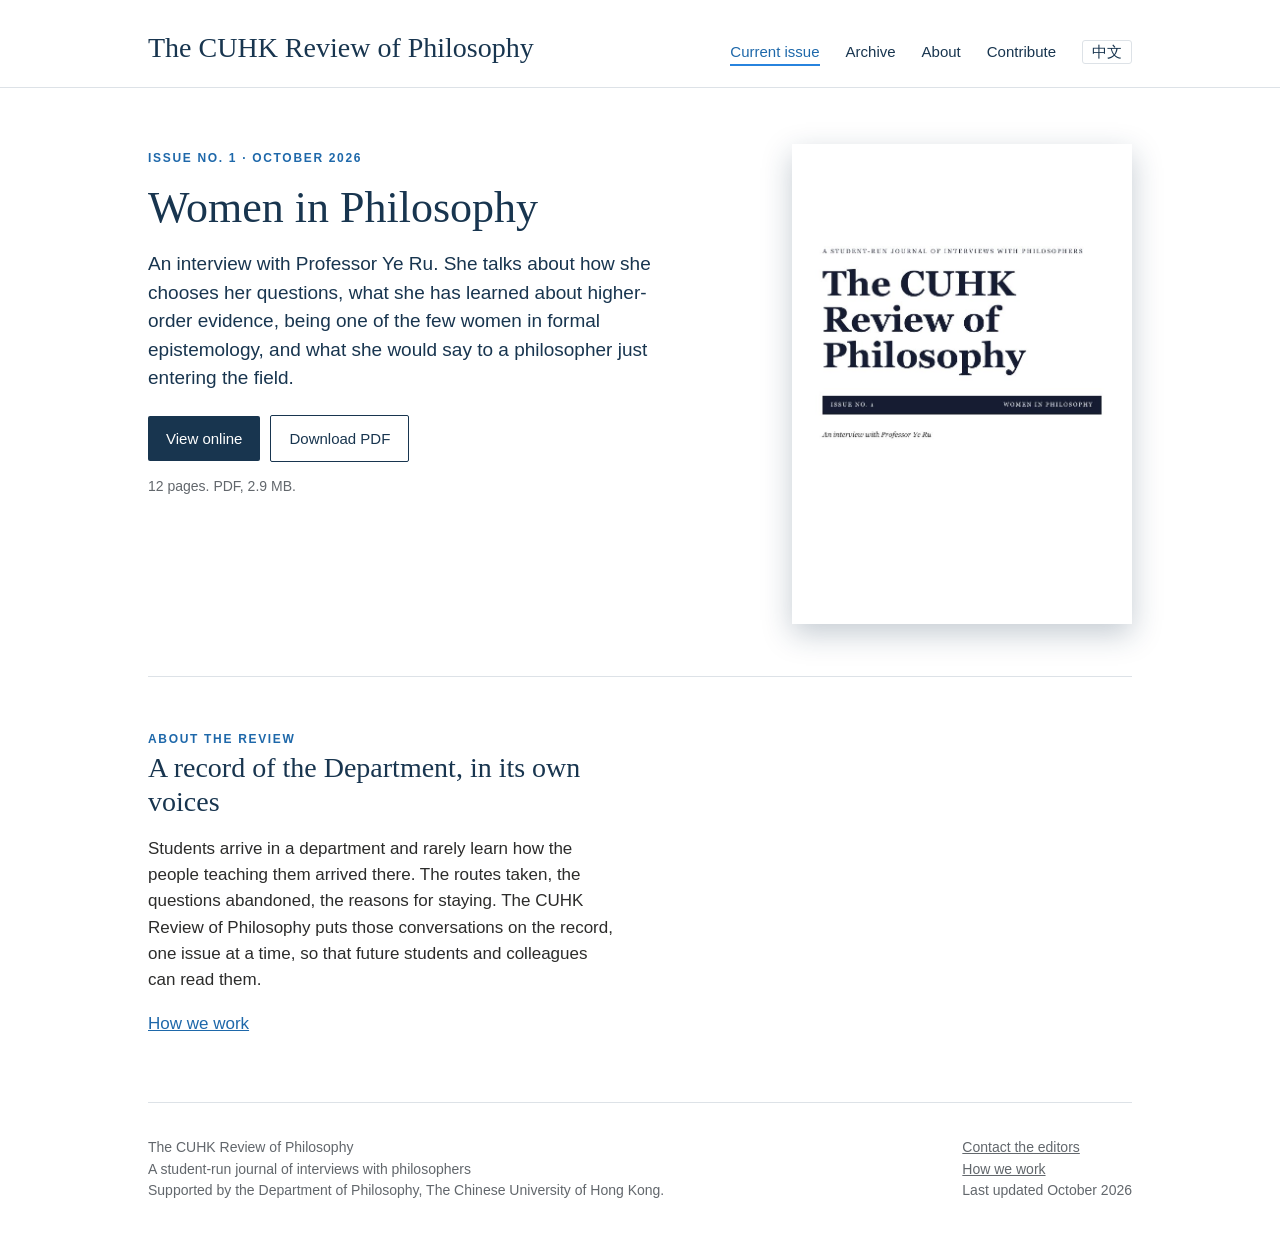
<file: index.html>
<!DOCTYPE html>
<html lang="en">
<head>
<meta charset="utf-8">
<meta name="viewport" content="width=device-width, initial-scale=1">
<title>Issue No. 1 | The CUHK Review of Philosophy</title>
<meta name="description" content="The CUHK Review of Philosophy, a student-run journal of interviews with philosophers at The Chinese University of Hong Kong.">
<meta property="og:title" content="The CUHK Review of Philosophy, Issue No. 1">
<meta property="og:description" content="Women in Philosophy. An interview with Professor Ye Ru. Read online or download the PDF.">
<meta property="og:image" content="https://cuhkphilreview.com/images/issue-1-cover.jpg">
<meta property="og:url" content="https://cuhkphilreview.com/">
<link rel="alternate" hreflang="en" href="https://cuhkphilreview.com/">
<link rel="alternate" hreflang="zh-Hant" href="https://cuhkphilreview.com/zh/">
<link rel="stylesheet" href="style.css">
<link rel="icon" href="favicon.svg" type="image/svg+xml">
</head>
<body>
<header class="masthead"><div class="wrap"><div class="mast"><a class="brand" href="index.html">The CUHK Review of Philosophy</a><nav><a href="index.html" class="current">Current issue</a><a href="issues.html">Archive</a><a href="about.html">About</a><a href="contribute.html">Contribute</a><a class="lang" href="zh/index.html" lang="zh-Hant" hreflang="zh-Hant">中文</a></nav></div></div></header>
<main class="wrap">
<section class="hero">
<div><span class="kicker">Issue No. 1 · October 2026</span>
<h1>Women in Philosophy</h1>
<p class="lead">An interview with Professor Ye Ru. She talks about how she chooses her questions, what she has learned about higher-order evidence, being one of the few women in formal epistemology, and what she would say to a philosopher just entering the field.</p>
<a class="btn" href="issue-1.html">View online</a><a class="btn secondary" href="pdf/The-CUHK-Review-of-Philosophy-Issue-1.pdf" download>Download PDF</a>
<p class="small" style="margin-top:14px">12 pages. PDF, 2.9 MB.</p></div>
<aside class="cover"><a href="issue-1.html"><img src="images/issue-1-cover.jpg" width="691" height="975" alt="Cover of Issue No. 1, Women in Philosophy"></a></aside>
</section>
<section class="block"><div class="two">
<div><span class="kicker">About the Review</span><h2>A record of the Department, in its own voices</h2>
<p>Students arrive in a department and rarely learn how the people teaching them arrived there. The routes taken, the questions abandoned, the reasons for staying. The CUHK Review of Philosophy puts those conversations on the record, one issue at a time, so that future students and colleagues can read them.</p>
<p><a href="about.html">How we work</a></p></div>
</div></section>
</main>
<footer><div class="wrap"><div class="cols">
<div>The CUHK Review of Philosophy<br>A student-run journal of interviews with philosophers<br><span class="small">Supported by the Department of Philosophy, The Chinese University of Hong Kong.</span></div>
<div><a href="contribute.html">Contact the editors</a><br><a href="about.html">How we work</a><br><span class="small">Last updated October 2026</span></div>
</div></div></footer>
</body>
</html>
</file>
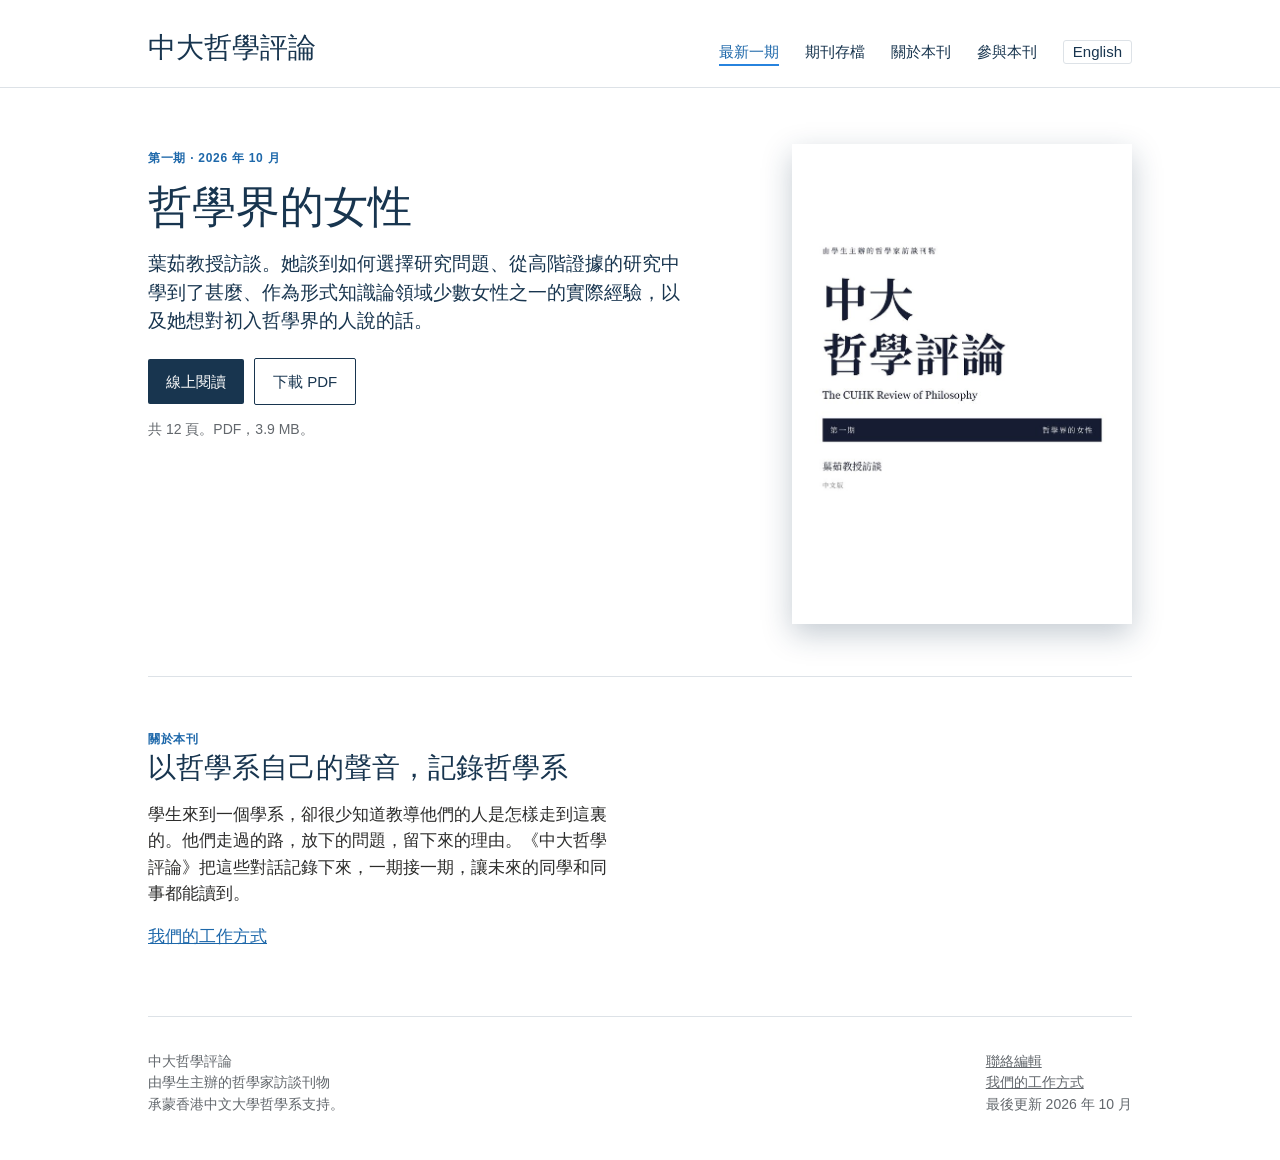
<file: zh/index.html>
<!DOCTYPE html>
<html lang="zh-Hant">
<head>
<meta charset="utf-8">
<meta name="viewport" content="width=device-width, initial-scale=1">
<title>第一期 | 中大哲學評論</title>
<meta name="description" content="《中大哲學評論》，香港中文大學學生主辦的哲學家訪談刊物。">
<meta property="og:title" content="中大哲學評論 第一期">
<meta property="og:description" content="哲學界的女性。葉茹教授訪談。線上閱讀或下載 PDF。">
<meta property="og:image" content="https://cuhkphilreview.com/images/issue-1-cover-zh.jpg">
<meta property="og:url" content="https://cuhkphilreview.com/zh/">
<link rel="alternate" hreflang="en" href="https://cuhkphilreview.com/">
<link rel="alternate" hreflang="zh-Hant" href="https://cuhkphilreview.com/zh/">
<link rel="stylesheet" href="../style.css">
<link rel="icon" href="../favicon.svg" type="image/svg+xml">
</head>
<body>
<header class="masthead"><div class="wrap"><div class="mast"><a class="brand" href="index.html">中大哲學評論</a><nav><a href="index.html" class="current">最新一期</a><a href="issues.html">期刊存檔</a><a href="about.html">關於本刊</a><a href="contribute.html">參與本刊</a><a class="lang" href="../index.html" lang="en" hreflang="en">English</a></nav></div></div></header>
<main class="wrap">
<section class="hero">
<div><span class="kicker">第一期 · 2026 年 10 月</span>
<h1>哲學界的女性</h1>
<p class="lead">葉茹教授訪談。她談到如何選擇研究問題、從高階證據的研究中學到了甚麼、作為形式知識論領域少數女性之一的實際經驗，以及她想對初入哲學界的人說的話。</p>
<a class="btn" href="issue-1.html">線上閱讀</a><a class="btn secondary" href="../pdf/The-CUHK-Review-of-Philosophy-Issue-1-Chinese.pdf" download="中大哲學評論第一期.pdf">下載 PDF</a>
<p class="small" style="margin-top:14px">共 12 頁。PDF，3.9 MB。</p></div>
<aside class="cover"><a href="issue-1.html"><img src="../images/issue-1-cover-zh.jpg" width="691" height="975" alt="第一期封面，哲學界的女性"></a></aside>
</section>
<section class="block"><div class="two">
<div><span class="kicker">關於本刊</span><h2>以哲學系自己的聲音，記錄哲學系</h2>
<p>學生來到一個學系，卻很少知道教導他們的人是怎樣走到這裏的。他們走過的路，放下的問題，留下來的理由。《中大哲學評論》把這些對話記錄下來，一期接一期，讓未來的同學和同事都能讀到。</p>
<p><a href="about.html">我們的工作方式</a></p></div>
</div></section>
</main>
<footer><div class="wrap"><div class="cols">
<div>中大哲學評論<br>由學生主辦的哲學家訪談刊物<br><span class="small">承蒙香港中文大學哲學系支持。</span></div>
<div><a href="contribute.html">聯絡編輯</a><br><a href="about.html">我們的工作方式</a><br><span class="small">最後更新 2026 年 10 月</span></div>
</div></div></footer>
</body>
</html>
</file>
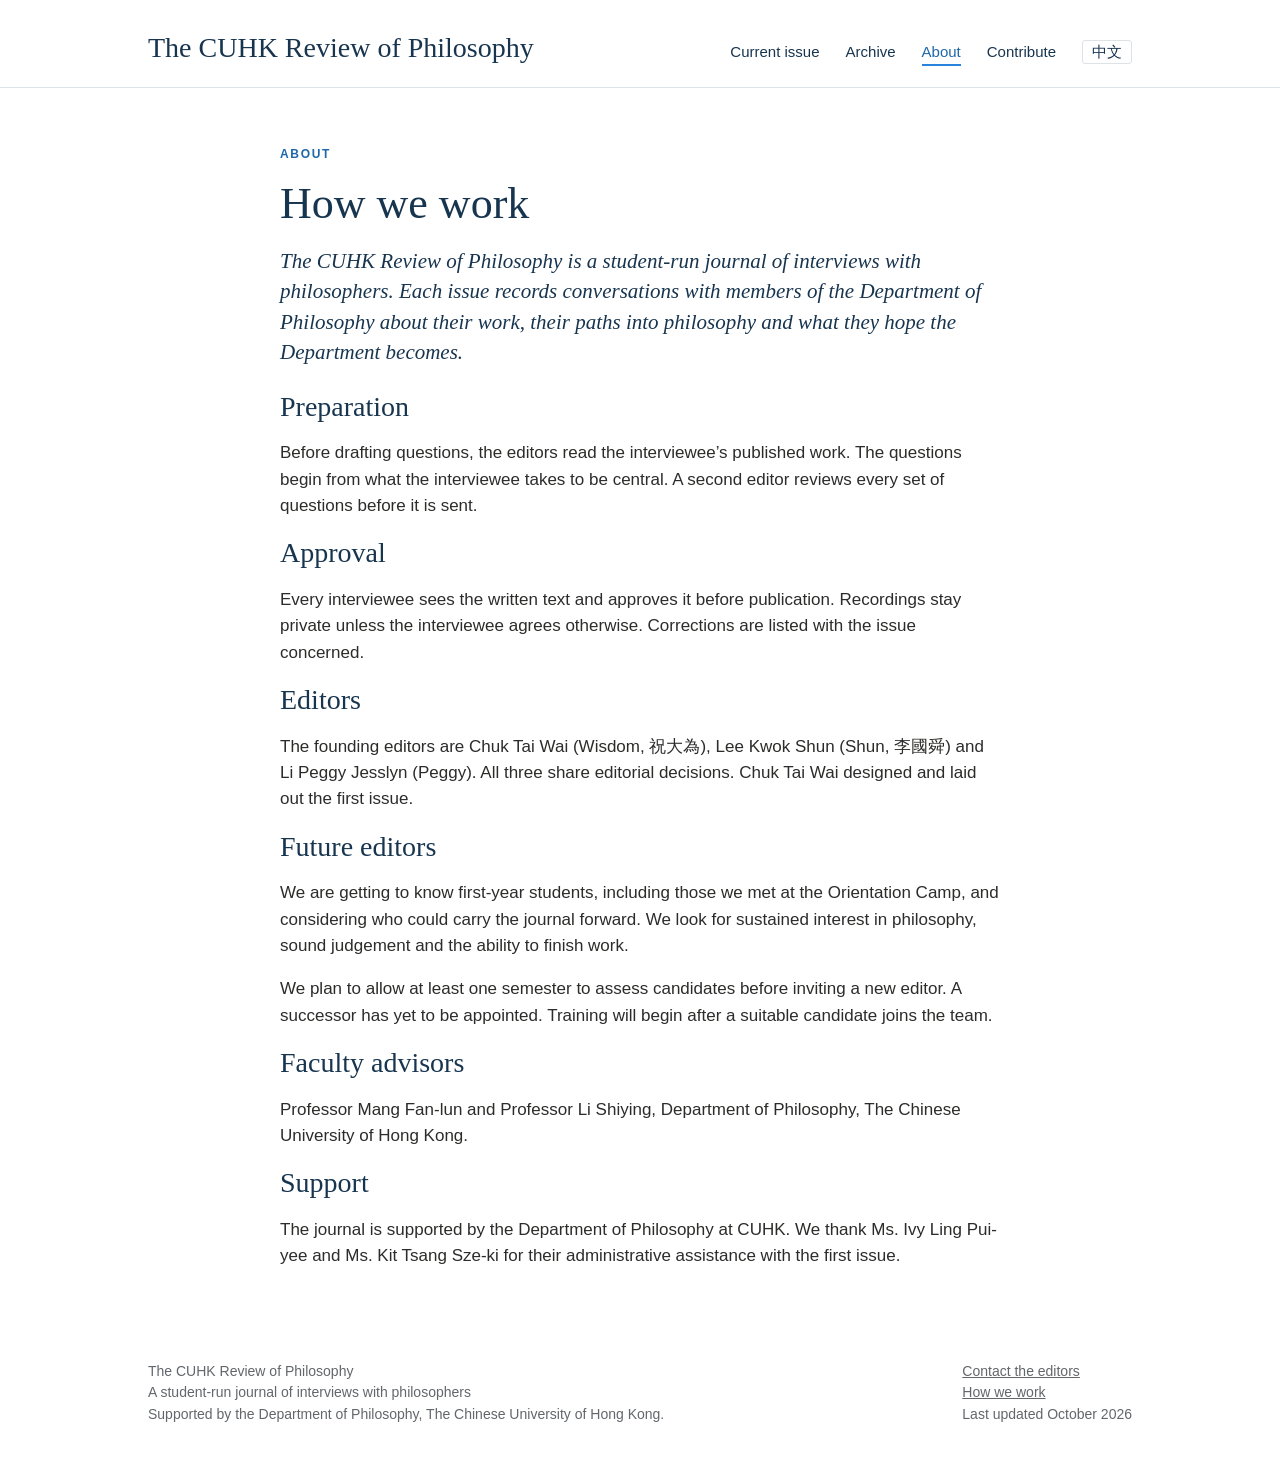
<file: about.html>
<!DOCTYPE html>
<html lang="en">
<head>
<meta charset="utf-8">
<meta name="viewport" content="width=device-width, initial-scale=1">
<title>About | The CUHK Review of Philosophy</title>
<meta name="description" content="The CUHK Review of Philosophy, a student-run journal of interviews with philosophers at The Chinese University of Hong Kong.">
<link rel="alternate" hreflang="en" href="https://cuhkphilreview.com/about.html">
<link rel="alternate" hreflang="zh-Hant" href="https://cuhkphilreview.com/zh/about.html">
<link rel="stylesheet" href="style.css">
<link rel="icon" href="favicon.svg" type="image/svg+xml">
</head>
<body>
<header class="masthead"><div class="wrap"><div class="mast"><a class="brand" href="index.html">The CUHK Review of Philosophy</a><nav><a href="index.html">Current issue</a><a href="issues.html">Archive</a><a href="about.html" class="current">About</a><a href="contribute.html">Contribute</a><a class="lang" href="zh/about.html" lang="zh-Hant" hreflang="zh-Hant">中文</a></nav></div></div></header>
<main class="wrap"><article>
<span class="kicker">About</span><h1>How we work</h1>
<p class="standfirst">The CUHK Review of Philosophy is a student-run journal of interviews with philosophers. Each issue records conversations with members of the Department of Philosophy about their work, their paths into philosophy and what they hope the Department becomes.</p>
<h2>Preparation</h2>
<p>Before drafting questions, the editors read the interviewee’s published work. The questions begin from what the interviewee takes to be central. A second editor reviews every set of questions before it is sent.</p>
<h2>Approval</h2>
<p>Every interviewee sees the written text and approves it before publication. Recordings stay private unless the interviewee agrees otherwise. Corrections are listed with the issue concerned.</p>
<h2>Editors</h2>
<p>The founding editors are Chuk Tai Wai (Wisdom, 祝大為), Lee Kwok Shun (Shun, 李國舜) and Li Peggy Jesslyn (Peggy). All three share editorial decisions. Chuk Tai Wai designed and laid out the first issue.</p>
<h2>Future editors</h2>
<p>We are getting to know first-year students, including those we met at the Orientation Camp, and considering who could carry the journal forward. We look for sustained interest in philosophy, sound judgement and the ability to finish work.</p>
<p>We plan to allow at least one semester to assess candidates before inviting a new editor. A successor has yet to be appointed. Training will begin after a suitable candidate joins the team.</p>
<h2>Faculty advisors</h2>
<p>Professor Mang Fan-lun and Professor Li Shiying, Department of Philosophy, The Chinese University of Hong Kong.</p>
<h2>Support</h2>
<p>The journal is supported by the Department of Philosophy at CUHK. We thank Ms. Ivy Ling Pui-yee and Ms. Kit Tsang Sze-ki for their administrative assistance with the first issue.</p>
</article></main>
<footer><div class="wrap"><div class="cols">
<div>The CUHK Review of Philosophy<br>A student-run journal of interviews with philosophers<br><span class="small">Supported by the Department of Philosophy, The Chinese University of Hong Kong.</span></div>
<div><a href="contribute.html">Contact the editors</a><br><a href="about.html">How we work</a><br><span class="small">Last updated October 2026</span></div>
</div></div></footer>
</body>
</html>
</file>
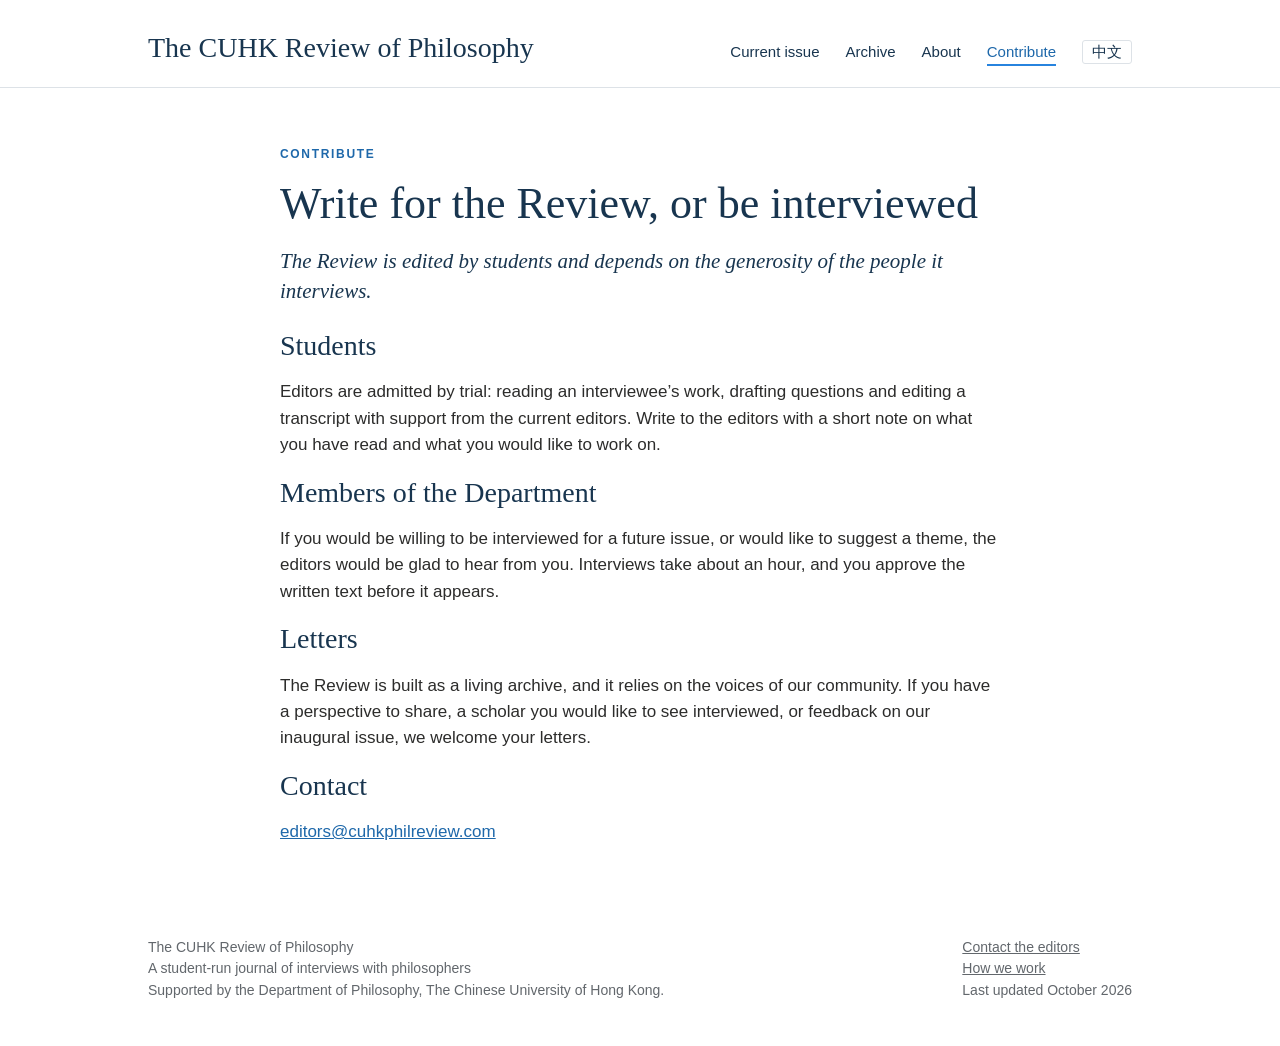
<file: contribute.html>
<!DOCTYPE html>
<html lang="en">
<head>
<meta charset="utf-8">
<meta name="viewport" content="width=device-width, initial-scale=1">
<title>Contribute | The CUHK Review of Philosophy</title>
<meta name="description" content="The CUHK Review of Philosophy, a student-run journal of interviews with philosophers at The Chinese University of Hong Kong.">
<link rel="alternate" hreflang="en" href="https://cuhkphilreview.com/contribute.html">
<link rel="alternate" hreflang="zh-Hant" href="https://cuhkphilreview.com/zh/contribute.html">
<link rel="stylesheet" href="style.css">
<link rel="icon" href="favicon.svg" type="image/svg+xml">
</head>
<body>
<header class="masthead"><div class="wrap"><div class="mast"><a class="brand" href="index.html">The CUHK Review of Philosophy</a><nav><a href="index.html">Current issue</a><a href="issues.html">Archive</a><a href="about.html">About</a><a href="contribute.html" class="current">Contribute</a><a class="lang" href="zh/contribute.html" lang="zh-Hant" hreflang="zh-Hant">中文</a></nav></div></div></header>
<main class="wrap"><article>
<span class="kicker">Contribute</span><h1>Write for the Review, or be interviewed</h1>
<p class="standfirst">The Review is edited by students and depends on the generosity of the people it interviews.</p>
<h2>Students</h2>
<p>Editors are admitted by trial: reading an interviewee’s work, drafting questions and editing a transcript with support from the current editors. Write to the editors with a short note on what you have read and what you would like to work on.</p>
<h2>Members of the Department</h2>
<p>If you would be willing to be interviewed for a future issue, or would like to suggest a theme, the editors would be glad to hear from you. Interviews take about an hour, and you approve the written text before it appears.</p>
<h2>Letters</h2>
<p>The Review is built as a living archive, and it relies on the voices of our community. If you have a perspective to share, a scholar you would like to see interviewed, or feedback on our inaugural issue, we welcome your letters.</p>
<h2>Contact</h2>
<p><a href="mailto:editors@cuhkphilreview.com">editors@cuhkphilreview.com</a></p>
</article></main>
<footer><div class="wrap"><div class="cols">
<div>The CUHK Review of Philosophy<br>A student-run journal of interviews with philosophers<br><span class="small">Supported by the Department of Philosophy, The Chinese University of Hong Kong.</span></div>
<div><a href="contribute.html">Contact the editors</a><br><a href="about.html">How we work</a><br><span class="small">Last updated October 2026</span></div>
</div></div></footer>
</body>
</html>
</file>
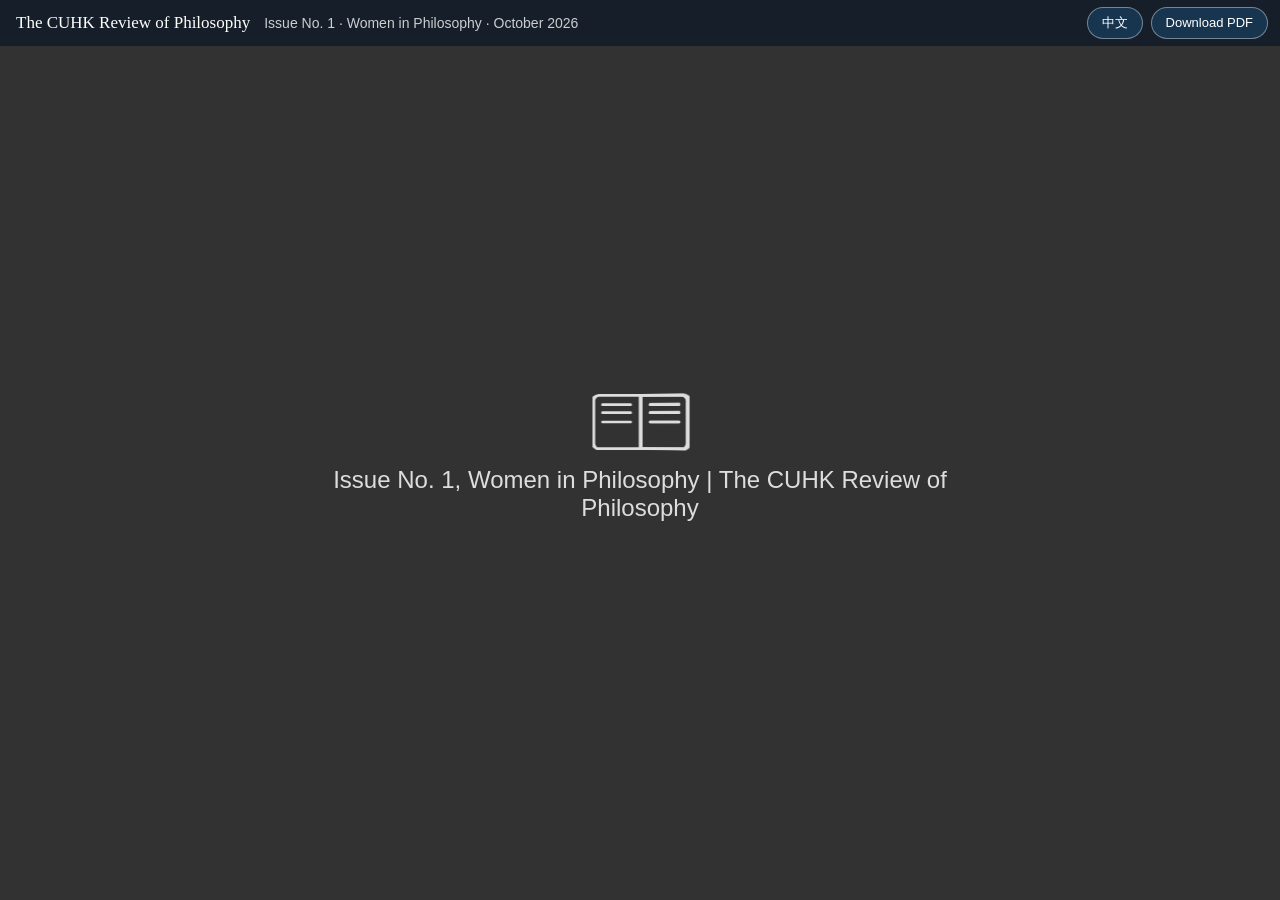
<file: conversation.html>
<!DOCTYPE html>
<html lang="en">
<head>
<meta charset="utf-8">
<title>The CUHK Review of Philosophy</title>
<meta http-equiv="refresh" content="0; url=issue-1.html">
<link rel="canonical" href="https://cuhkphilreview.com/issue-1.html">
</head>
<body>
<p>This page has moved. <a href="issue-1.html">Read Issue No. 1</a>.</p>
</body>
</html>
</file>
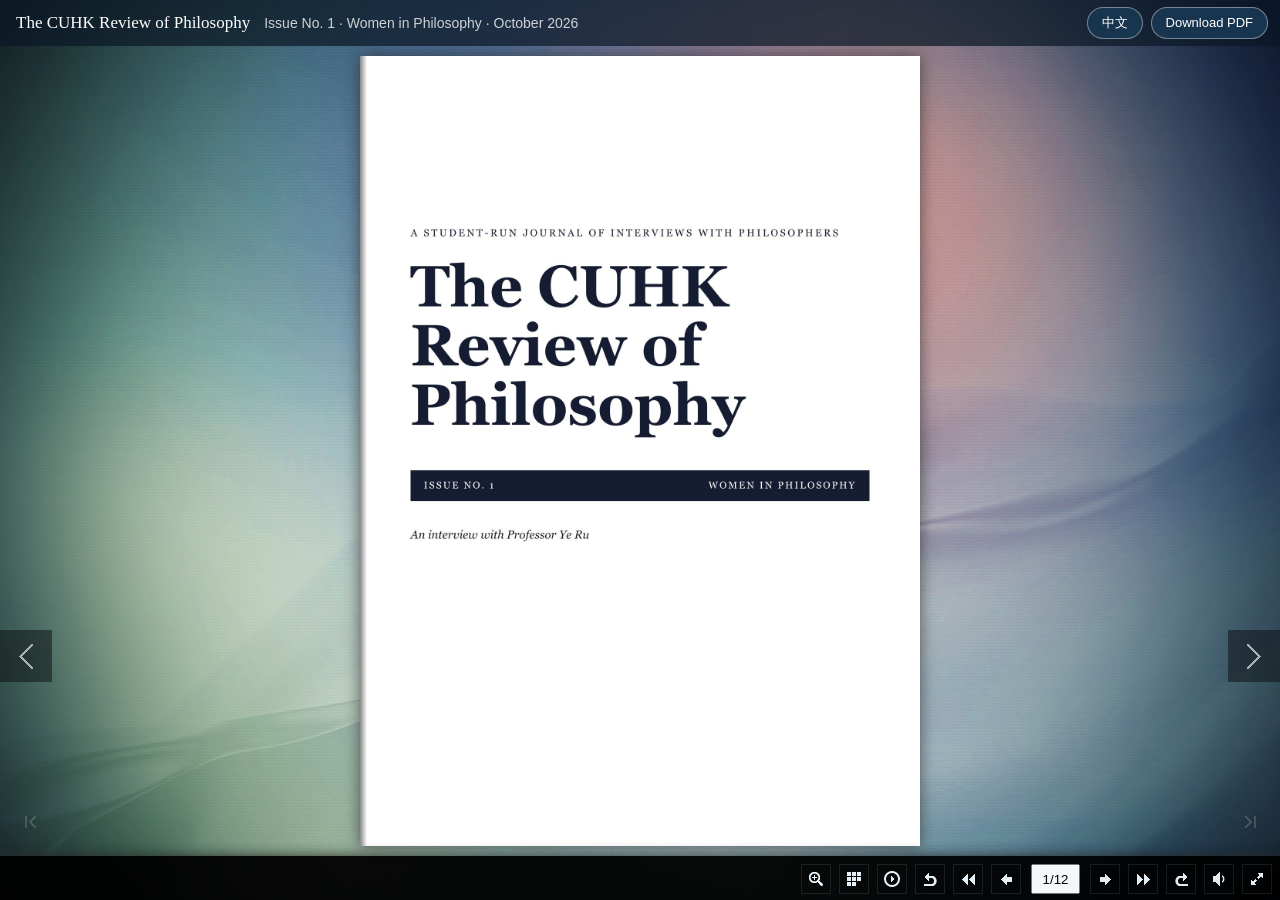
<file: issue-1.html>
<!DOCTYPE html>
<html lang="en">
<head>
    <meta http-equiv="X-UA-Compatible" content="IE=edge" />
    <meta http-equiv="Content-Type" content="text/html; charset=utf-8" />
    <meta name="viewport" content="width=device-width, initial-scale=1.0, minimum-scale=1.0, maximum-scale=1.0, user-scalable=no" />
    <meta name="apple-mobile-web-app-capable" content="yes" />
    <meta name="apple-mobile-web-app-status-bar-style" content="black" />
    <title>Issue No. 1, Women in Philosophy | The CUHK Review of Philosophy</title>
    <meta name="description" content="Read Issue No. 1 of The CUHK Review of Philosophy online. An interview with Professor Ye Ru. October 2026." />
    <meta property="og:title" content="Issue No. 1, Women in Philosophy | The CUHK Review of Philosophy" />
    <meta property="og:description" content="Read Issue No. 1 of The CUHK Review of Philosophy online. An interview with Professor Ye Ru. October 2026." />
    <meta property="og:image" content="https://cuhkphilreview.com/images/issue-1-cover.jpg" />
    <link rel="canonical" href="https://cuhkphilreview.com/issue-1.html" />
    <link rel="alternate" hreflang="en" href="https://cuhkphilreview.com/issue-1.html" />
    <link rel="alternate" hreflang="zh-Hant" href="https://cuhkphilreview.com/zh/issue-1.html" />
    <link rel="icon" href="favicon.svg" type="image/svg+xml" />

    <!-- Page-turn viewer from e-print (FlipHTML5 engine), used with e-print's permission. -->
    <link rel="stylesheet" type="text/css" href="newbook/style/style.css" />
    <link rel="stylesheet" type="text/css" href="newbook/style/player.css" />
    <link rel="stylesheet" type="text/css" href="newbook/style/phoneTemplate.css" />
    <link rel="stylesheet" type="text/css" href="newbook/style/template.css" />
    <link rel="stylesheet" type="text/css" href="flipbook.css" />

    <script type="text/javascript" src="js/jquery-1.11.0.min.js"></script>
    <script type="text/javascript" src="newbook/javascript/config.js"></script>

    <script type="text/javascript">
        var ols = [];
        // Page images, one per PDF page, 1452 x 2048 pixels.
        var bookImg = ["images/issue-1/en/p-01.jpg", "images/issue-1/en/p-02.jpg", "images/issue-1/en/p-03.jpg", "images/issue-1/en/p-04.jpg", "images/issue-1/en/p-05.jpg", "images/issue-1/en/p-06.jpg", "images/issue-1/en/p-07.jpg", "images/issue-1/en/p-08.jpg", "images/issue-1/en/p-09.jpg", "images/issue-1/en/p-10.jpg", "images/issue-1/en/p-11.jpg", "images/issue-1/en/p-12.jpg"];
        var typeFlag = 1;

        bookConfig.UIBaseURL = "newbook";
        bookConfig.appLogoIcon = "";
        bookConfig.backGroundImgURL = bookConfig.UIBaseURL + "/style/icon/Background1.jpg";
        bookConfig.OriginPageIndex = 1;
        if (typeFlag === 0) {
            bookConfig.OriginPageIndex = bookImg.length;
        }
        bookConfig.jobTip = "";
        bookConfig.jobNumber = "";
        bookConfig.previewNotesBar = "";
        bookConfig.totalPageCount = bookImg.length;
        bookConfig.largePageWidth = 350;
        bookConfig.largePageHeight = 493;
        // Room for the title bar at the top of the window.
        bookConfig.topMargin = 56;
        bookConfig.topMarginOnMobile = 48;
        bookConfig.getPageURL = function(b, f) {
            return bookImg[b - 1];
        };
    </script>
</head>
<body>
<div class="crp-bar" id="crpBar">
    <a class="crp-brand" href="index.html">The CUHK Review of Philosophy</a>
    <span class="crp-sub">Issue No. 1 · Women in Philosophy · October 2026</span>
    <span class="crp-actions">
        <a class="crp-btn crp-lang" href="zh/issue-1.html" lang="zh-Hant" hreflang="zh-Hant">中文</a>
        <a class="crp-btn" href="pdf/The-CUHK-Review-of-Philosophy-Issue-1.pdf" download="The-CUHK-Review-of-Philosophy-Issue-1.pdf">Download PDF</a>
    </span>
</div>

<script type="text/javascript" src="newbook/javascript/LoadingJS.js"></script>

<script type="text/javascript" src="newbook/javascript/main.js"></script>

<noscript>
    <p class="crp-nojs">The online viewer needs JavaScript. <a href="pdf/The-CUHK-Review-of-Philosophy-Issue-1.pdf">Download the PDF</a> instead.</p>
</noscript>
</body>
</html>
</file>
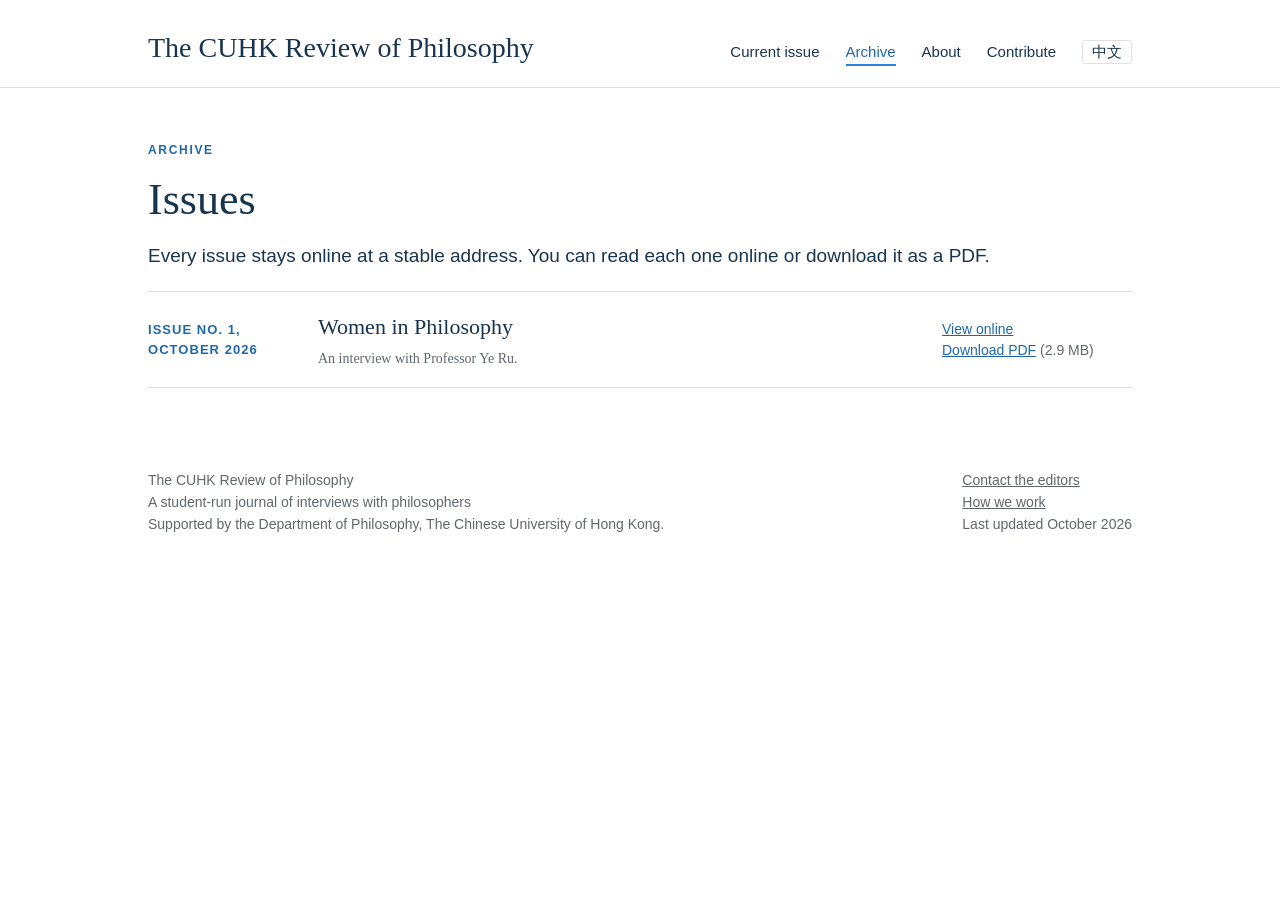
<file: issues.html>
<!DOCTYPE html>
<html lang="en">
<head>
<meta charset="utf-8">
<meta name="viewport" content="width=device-width, initial-scale=1">
<title>Archive | The CUHK Review of Philosophy</title>
<meta name="description" content="The CUHK Review of Philosophy, a student-run journal of interviews with philosophers at The Chinese University of Hong Kong.">
<link rel="alternate" hreflang="en" href="https://cuhkphilreview.com/issues.html">
<link rel="alternate" hreflang="zh-Hant" href="https://cuhkphilreview.com/zh/issues.html">
<link rel="stylesheet" href="style.css">
<link rel="icon" href="favicon.svg" type="image/svg+xml">
</head>
<body>
<header class="masthead"><div class="wrap"><div class="mast"><a class="brand" href="index.html">The CUHK Review of Philosophy</a><nav><a href="index.html">Current issue</a><a href="issues.html" class="current">Archive</a><a href="about.html">About</a><a href="contribute.html">Contribute</a><a class="lang" href="zh/issues.html" lang="zh-Hant" hreflang="zh-Hant">中文</a></nav></div></div></header>
<main class="wrap"><section class="block" style="border-bottom:0"><span class="kicker">Archive</span><h1>Issues</h1>
<p class="lead">Every issue stays online at a stable address. You can read each one online or download it as a PDF.</p>
<ul class="archive">
<li><span class="status">Issue No. 1, October 2026</span><span class="title"><a href="issue-1.html" style="text-decoration:none;color:inherit">Women in Philosophy</a><span class="small" style="display:block;font-family:inherit;margin-top:4px">An interview with Professor Ye Ru.</span></span><span class="small"><a href="issue-1.html">View online</a><br><a href="pdf/The-CUHK-Review-of-Philosophy-Issue-1.pdf" download>Download PDF</a> (2.9 MB)</span></li>
</ul>
</section></main>
<footer><div class="wrap"><div class="cols">
<div>The CUHK Review of Philosophy<br>A student-run journal of interviews with philosophers<br><span class="small">Supported by the Department of Philosophy, The Chinese University of Hong Kong.</span></div>
<div><a href="contribute.html">Contact the editors</a><br><a href="about.html">How we work</a><br><span class="small">Last updated October 2026</span></div>
</div></div></footer>
</body>
</html>
</file>
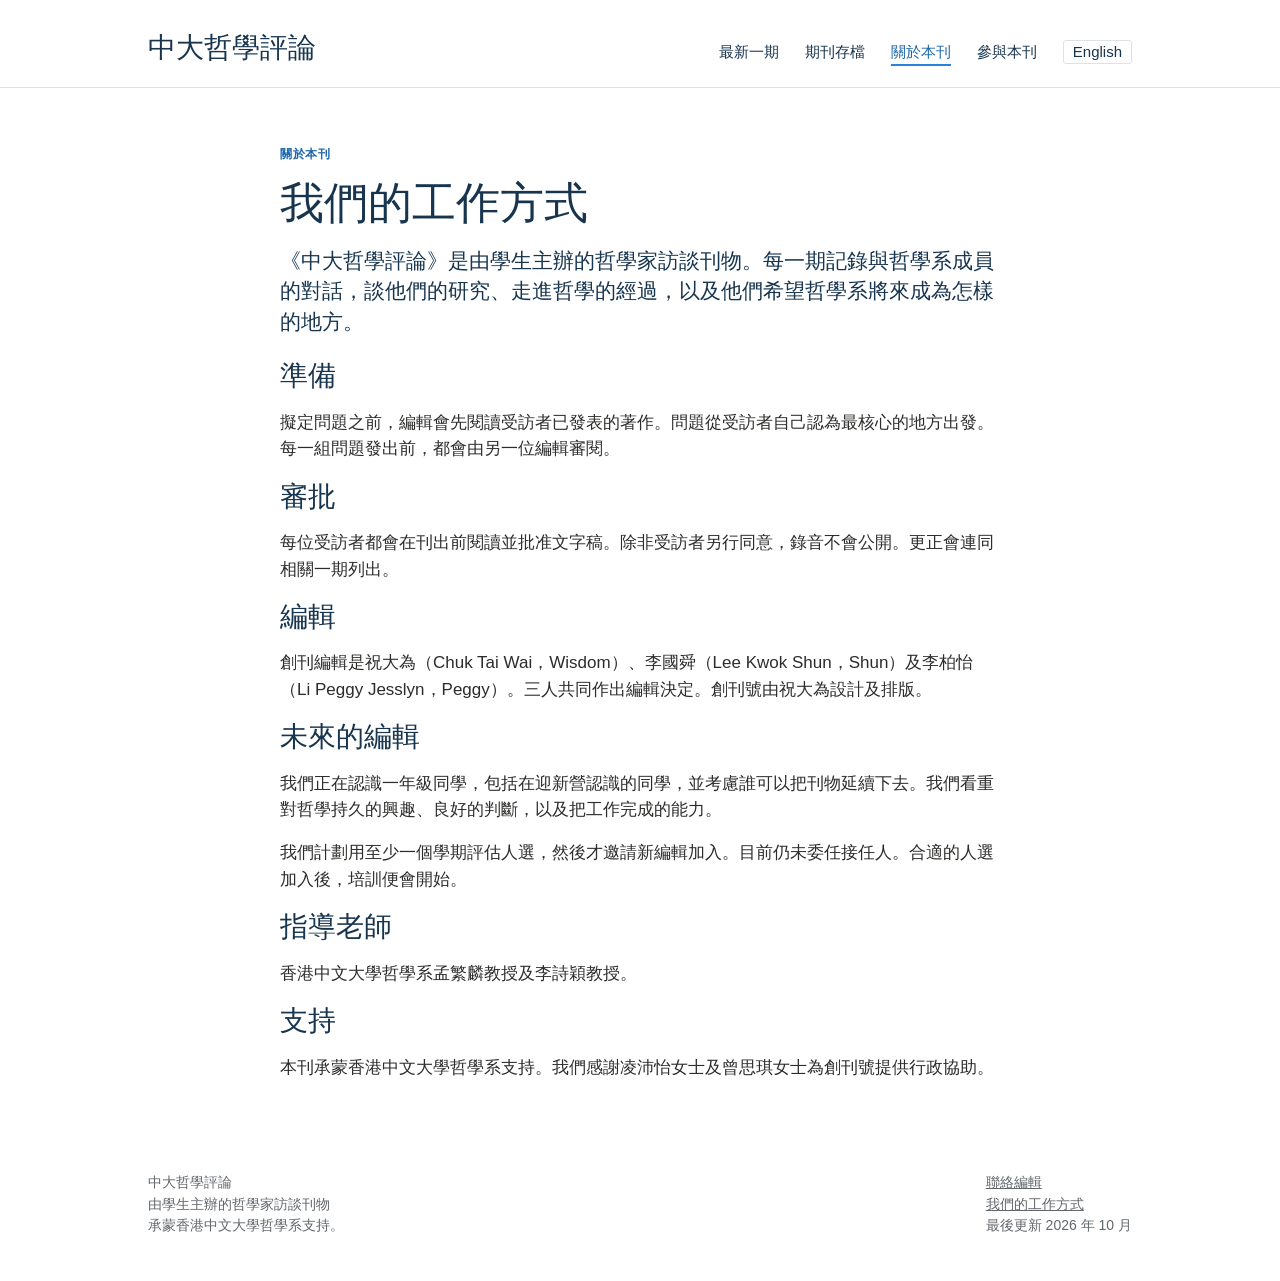
<file: zh/about.html>
<!DOCTYPE html>
<html lang="zh-Hant">
<head>
<meta charset="utf-8">
<meta name="viewport" content="width=device-width, initial-scale=1">
<title>關於本刊 | 中大哲學評論</title>
<meta name="description" content="《中大哲學評論》，香港中文大學學生主辦的哲學家訪談刊物。">
<link rel="alternate" hreflang="en" href="https://cuhkphilreview.com/about.html">
<link rel="alternate" hreflang="zh-Hant" href="https://cuhkphilreview.com/zh/about.html">
<link rel="stylesheet" href="../style.css">
<link rel="icon" href="../favicon.svg" type="image/svg+xml">
</head>
<body>
<header class="masthead"><div class="wrap"><div class="mast"><a class="brand" href="index.html">中大哲學評論</a><nav><a href="index.html">最新一期</a><a href="issues.html">期刊存檔</a><a href="about.html" class="current">關於本刊</a><a href="contribute.html">參與本刊</a><a class="lang" href="../about.html" lang="en" hreflang="en">English</a></nav></div></div></header>
<main class="wrap"><article>
<span class="kicker">關於本刊</span><h1>我們的工作方式</h1>
<p class="standfirst">《中大哲學評論》是由學生主辦的哲學家訪談刊物。每一期記錄與哲學系成員的對話，談他們的研究、走進哲學的經過，以及他們希望哲學系將來成為怎樣的地方。</p>
<h2>準備</h2>
<p>擬定問題之前，編輯會先閱讀受訪者已發表的著作。問題從受訪者自己認為最核心的地方出發。每一組問題發出前，都會由另一位編輯審閱。</p>
<h2>審批</h2>
<p>每位受訪者都會在刊出前閱讀並批准文字稿。除非受訪者另行同意，錄音不會公開。更正會連同相關一期列出。</p>
<h2>編輯</h2>
<p>創刊編輯是祝大為（Chuk Tai Wai，Wisdom）、李國舜（Lee Kwok Shun，Shun）及李柏怡（Li Peggy Jesslyn，Peggy）。三人共同作出編輯決定。創刊號由祝大為設計及排版。</p>
<h2>未來的編輯</h2>
<p>我們正在認識一年級同學，包括在迎新營認識的同學，並考慮誰可以把刊物延續下去。我們看重對哲學持久的興趣、良好的判斷，以及把工作完成的能力。</p>
<p>我們計劃用至少一個學期評估人選，然後才邀請新編輯加入。目前仍未委任接任人。合適的人選加入後，培訓便會開始。</p>
<h2>指導老師</h2>
<p>香港中文大學哲學系孟繁麟教授及李詩穎教授。</p>
<h2>支持</h2>
<p>本刊承蒙香港中文大學哲學系支持。我們感謝凌沛怡女士及曾思琪女士為創刊號提供行政協助。</p>
</article></main>
<footer><div class="wrap"><div class="cols">
<div>中大哲學評論<br>由學生主辦的哲學家訪談刊物<br><span class="small">承蒙香港中文大學哲學系支持。</span></div>
<div><a href="contribute.html">聯絡編輯</a><br><a href="about.html">我們的工作方式</a><br><span class="small">最後更新 2026 年 10 月</span></div>
</div></div></footer>
</body>
</html>
</file>
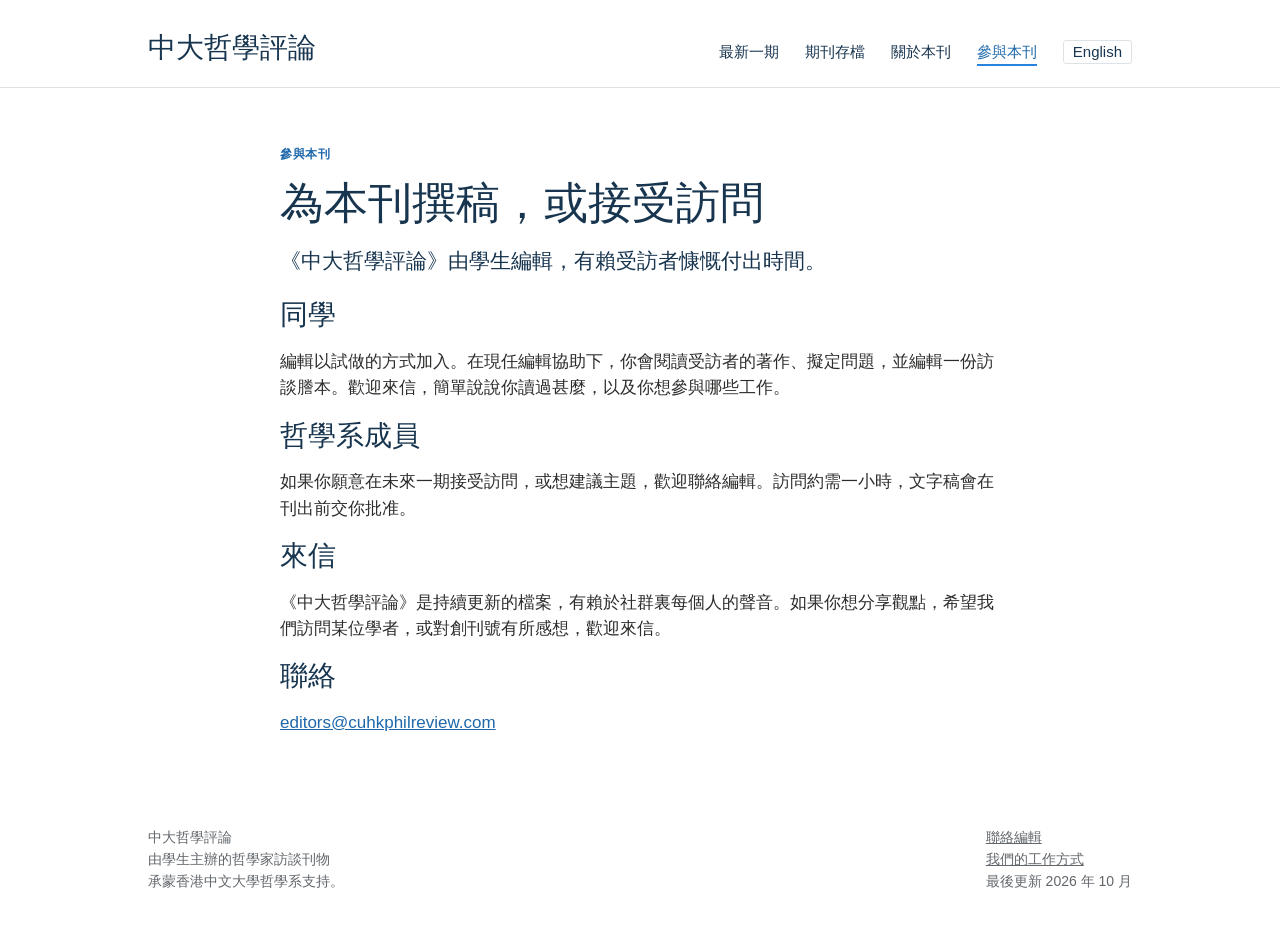
<file: zh/contribute.html>
<!DOCTYPE html>
<html lang="zh-Hant">
<head>
<meta charset="utf-8">
<meta name="viewport" content="width=device-width, initial-scale=1">
<title>參與本刊 | 中大哲學評論</title>
<meta name="description" content="《中大哲學評論》，香港中文大學學生主辦的哲學家訪談刊物。">
<link rel="alternate" hreflang="en" href="https://cuhkphilreview.com/contribute.html">
<link rel="alternate" hreflang="zh-Hant" href="https://cuhkphilreview.com/zh/contribute.html">
<link rel="stylesheet" href="../style.css">
<link rel="icon" href="../favicon.svg" type="image/svg+xml">
</head>
<body>
<header class="masthead"><div class="wrap"><div class="mast"><a class="brand" href="index.html">中大哲學評論</a><nav><a href="index.html">最新一期</a><a href="issues.html">期刊存檔</a><a href="about.html">關於本刊</a><a href="contribute.html" class="current">參與本刊</a><a class="lang" href="../contribute.html" lang="en" hreflang="en">English</a></nav></div></div></header>
<main class="wrap"><article>
<span class="kicker">參與本刊</span><h1>為本刊撰稿，或接受訪問</h1>
<p class="standfirst">《中大哲學評論》由學生編輯，有賴受訪者慷慨付出時間。</p>
<h2>同學</h2>
<p>編輯以試做的方式加入。在現任編輯協助下，你會閱讀受訪者的著作、擬定問題，並編輯一份訪談謄本。歡迎來信，簡單說說你讀過甚麼，以及你想參與哪些工作。</p>
<h2>哲學系成員</h2>
<p>如果你願意在未來一期接受訪問，或想建議主題，歡迎聯絡編輯。訪問約需一小時，文字稿會在刊出前交你批准。</p>
<h2>來信</h2>
<p>《中大哲學評論》是持續更新的檔案，有賴於社群裏每個人的聲音。如果你想分享觀點，希望我們訪問某位學者，或對創刊號有所感想，歡迎來信。</p>
<h2>聯絡</h2>
<p><a href="mailto:editors@cuhkphilreview.com">editors@cuhkphilreview.com</a></p>
</article></main>
<footer><div class="wrap"><div class="cols">
<div>中大哲學評論<br>由學生主辦的哲學家訪談刊物<br><span class="small">承蒙香港中文大學哲學系支持。</span></div>
<div><a href="contribute.html">聯絡編輯</a><br><a href="about.html">我們的工作方式</a><br><span class="small">最後更新 2026 年 10 月</span></div>
</div></div></footer>
</body>
</html>
</file>
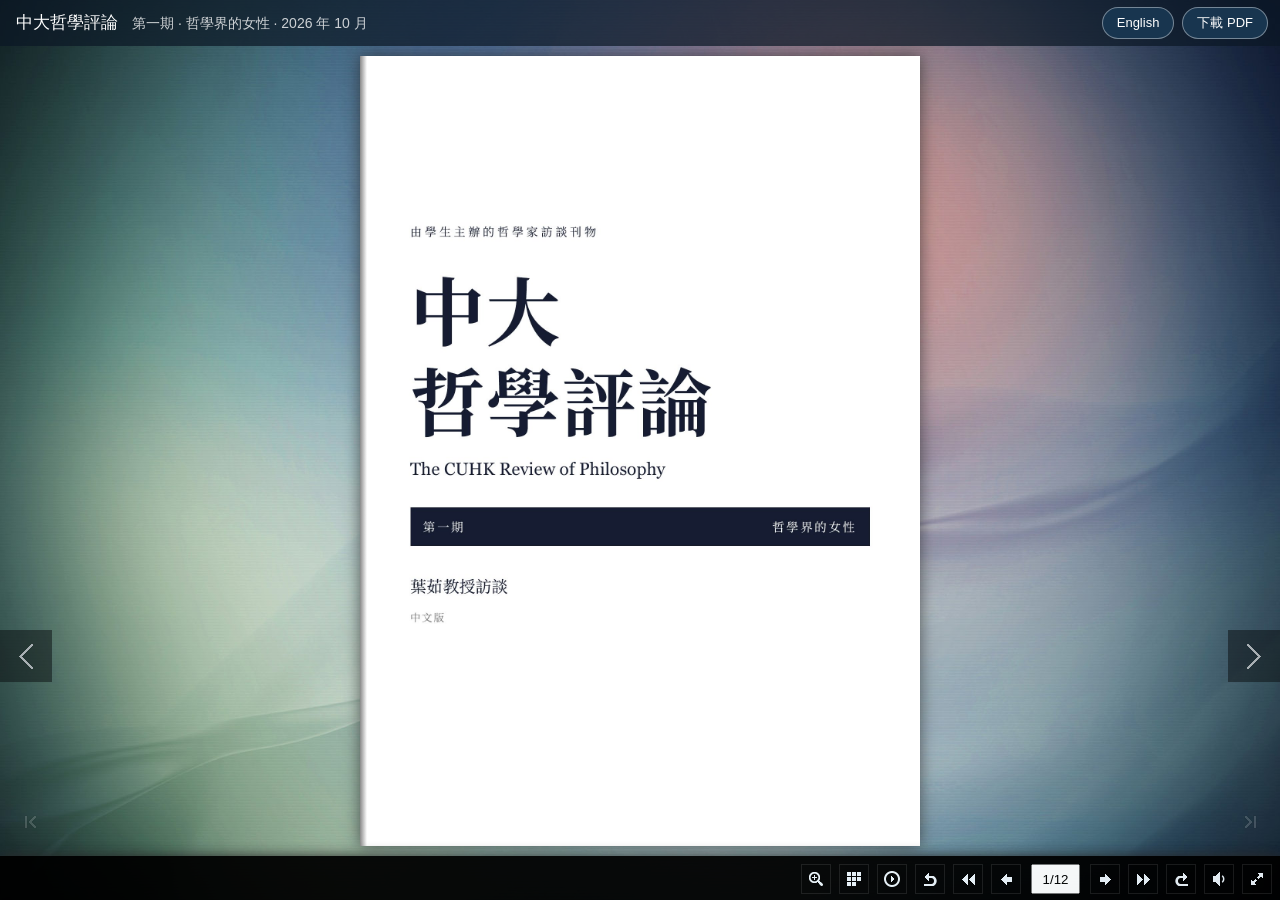
<file: zh/issue-1.html>
<!DOCTYPE html>
<html lang="zh-Hant">
<head>
    <meta http-equiv="X-UA-Compatible" content="IE=edge" />
    <meta http-equiv="Content-Type" content="text/html; charset=utf-8" />
    <meta name="viewport" content="width=device-width, initial-scale=1.0, minimum-scale=1.0, maximum-scale=1.0, user-scalable=no" />
    <meta name="apple-mobile-web-app-capable" content="yes" />
    <meta name="apple-mobile-web-app-status-bar-style" content="black" />
    <title>第一期 · 哲學界的女性 | 中大哲學評論</title>
    <meta name="description" content="線上閱讀《中大哲學評論》第一期中文版。葉茹教授訪談。2026 年 10 月。" />
    <meta property="og:title" content="第一期 · 哲學界的女性 | 中大哲學評論" />
    <meta property="og:description" content="線上閱讀《中大哲學評論》第一期中文版。葉茹教授訪談。2026 年 10 月。" />
    <meta property="og:image" content="https://cuhkphilreview.com/images/issue-1-cover-zh.jpg" />
    <link rel="canonical" href="https://cuhkphilreview.com/zh/issue-1.html" />
    <link rel="alternate" hreflang="en" href="https://cuhkphilreview.com/issue-1.html" />
    <link rel="alternate" hreflang="zh-Hant" href="https://cuhkphilreview.com/zh/issue-1.html" />
    <link rel="icon" href="../favicon.svg" type="image/svg+xml" />

    <!-- Page-turn viewer from e-print (FlipHTML5 engine), used with e-print's permission. -->
    <link rel="stylesheet" type="text/css" href="../newbook/style/style.css" />
    <link rel="stylesheet" type="text/css" href="../newbook/style/player.css" />
    <link rel="stylesheet" type="text/css" href="../newbook/style/phoneTemplate.css" />
    <link rel="stylesheet" type="text/css" href="../newbook/style/template.css" />
    <link rel="stylesheet" type="text/css" href="../flipbook.css" />

    <script type="text/javascript" src="../js/jquery-1.11.0.min.js"></script>
    <script type="text/javascript" src="../newbook/javascript/config.js"></script>

    <script type="text/javascript">
        var ols = [];
        // Page images, one per PDF page, 1452 x 2048 pixels.
        var bookImg = ["../images/issue-1/zh/p-01.jpg", "../images/issue-1/zh/p-02.jpg", "../images/issue-1/zh/p-03.jpg", "../images/issue-1/zh/p-04.jpg", "../images/issue-1/zh/p-05.jpg", "../images/issue-1/zh/p-06.jpg", "../images/issue-1/zh/p-07.jpg", "../images/issue-1/zh/p-08.jpg", "../images/issue-1/zh/p-09.jpg", "../images/issue-1/zh/p-10.jpg", "../images/issue-1/zh/p-11.jpg", "../images/issue-1/zh/p-12.jpg"];
        var typeFlag = 1;

        bookConfig.UIBaseURL = "../newbook";
        bookConfig.appLogoIcon = "";
        bookConfig.backGroundImgURL = bookConfig.UIBaseURL + "/style/icon/Background1.jpg";
        bookConfig.OriginPageIndex = 1;
        if (typeFlag === 0) {
            bookConfig.OriginPageIndex = bookImg.length;
        }
        bookConfig.jobTip = "";
        bookConfig.jobNumber = "";
        bookConfig.previewNotesBar = "";
        bookConfig.totalPageCount = bookImg.length;
        bookConfig.largePageWidth = 350;
        bookConfig.largePageHeight = 493;
        // Room for the title bar at the top of the window.
        bookConfig.topMargin = 56;
        bookConfig.topMarginOnMobile = 48;
        bookConfig.getPageURL = function(b, f) {
            return bookImg[b - 1];
        };
        language = [{"language": "zh_TW", "btnFirstPage": "第一頁", "btnLastPage": "最後一頁", "btnPrePage": "上一頁", "btnNextPage": "下一頁", "btnZoomIn": "放大", "btnZoomOut": "縮小", "btnThumb": "縮圖", "btnFullscreen": "全屏", "btnExitFullscreen": "退出全屏", "btnAutoFlip": "自動翻頁", "btnStopAutoFlip": "停止自動翻頁", "btnSoundOn": "開啟翻頁聲", "btnSoundOff": "關閉翻頁聲", "tmpl_Flipsoundon": "開啟翻頁聲", "tmpl_Flipsoundoff": "關閉翻頁聲", "closeFlipSound": "關閉翻頁聲", "btnClose": "關閉", "lblPage": "頁", "lblFirst": "這是第一頁", "lblLast": "這是最後一頁", "lblHelp1": "拖動頁角翻頁", "lblHelp2": "雙擊放大或縮小", "lblDoubleClickToZoomIn": "雙擊放大。", "lblFullscreen": "點擊以全屏閱讀。"}];
        bookConfig.language = language[0].language;
    </script>
</head>
<body>
<div class="crp-bar" id="crpBar">
    <a class="crp-brand" href="index.html">中大哲學評論</a>
    <span class="crp-sub">第一期 · 哲學界的女性 · 2026 年 10 月</span>
    <span class="crp-actions">
        <a class="crp-btn crp-lang" href="../issue-1.html" lang="en" hreflang="en">English</a>
        <a class="crp-btn" href="../pdf/The-CUHK-Review-of-Philosophy-Issue-1-Chinese.pdf" download="中大哲學評論第一期.pdf">下載 PDF</a>
    </span>
</div>

<script type="text/javascript" src="../newbook/javascript/LoadingJS.js"></script>

<script type="text/javascript" src="../newbook/javascript/main.js"></script>

<noscript>
    <p class="crp-nojs">線上閱讀需要 JavaScript。<a href="../pdf/The-CUHK-Review-of-Philosophy-Issue-1-Chinese.pdf">下載 PDF</a>。</p>
</noscript>
</body>
</html>
</file>
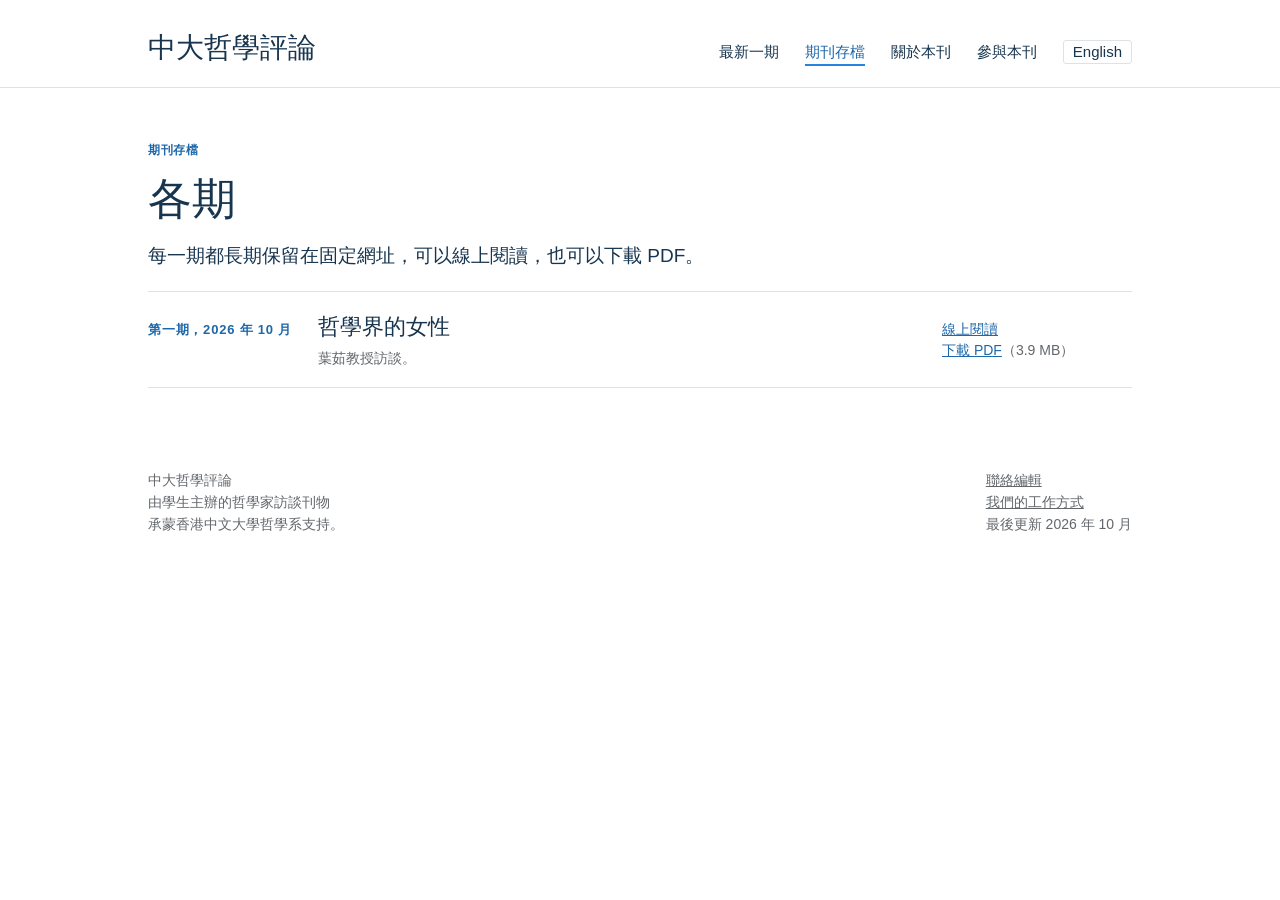
<file: zh/issues.html>
<!DOCTYPE html>
<html lang="zh-Hant">
<head>
<meta charset="utf-8">
<meta name="viewport" content="width=device-width, initial-scale=1">
<title>期刊存檔 | 中大哲學評論</title>
<meta name="description" content="《中大哲學評論》，香港中文大學學生主辦的哲學家訪談刊物。">
<link rel="alternate" hreflang="en" href="https://cuhkphilreview.com/issues.html">
<link rel="alternate" hreflang="zh-Hant" href="https://cuhkphilreview.com/zh/issues.html">
<link rel="stylesheet" href="../style.css">
<link rel="icon" href="../favicon.svg" type="image/svg+xml">
</head>
<body>
<header class="masthead"><div class="wrap"><div class="mast"><a class="brand" href="index.html">中大哲學評論</a><nav><a href="index.html">最新一期</a><a href="issues.html" class="current">期刊存檔</a><a href="about.html">關於本刊</a><a href="contribute.html">參與本刊</a><a class="lang" href="../issues.html" lang="en" hreflang="en">English</a></nav></div></div></header>
<main class="wrap"><section class="block" style="border-bottom:0"><span class="kicker">期刊存檔</span><h1>各期</h1>
<p class="lead">每一期都長期保留在固定網址，可以線上閱讀，也可以下載 PDF。</p>
<ul class="archive">
<li><span class="status">第一期，2026 年 10 月</span><span class="title"><a href="issue-1.html" style="text-decoration:none;color:inherit">哲學界的女性</a><span class="small" style="display:block;font-family:inherit;margin-top:4px">葉茹教授訪談。</span></span><span class="small"><a href="issue-1.html">線上閱讀</a><br><a href="../pdf/The-CUHK-Review-of-Philosophy-Issue-1-Chinese.pdf" download="中大哲學評論第一期.pdf">下載 PDF</a>（3.9 MB）</span></li>
</ul>
</section></main>
<footer><div class="wrap"><div class="cols">
<div>中大哲學評論<br>由學生主辦的哲學家訪談刊物<br><span class="small">承蒙香港中文大學哲學系支持。</span></div>
<div><a href="contribute.html">聯絡編輯</a><br><a href="about.html">我們的工作方式</a><br><span class="small">最後更新 2026 年 10 月</span></div>
</div></div></footer>
</body>
</html>
</file>
<file: style.css>
:root{--navy:#18354F;--blue:#2783DE;--text-blue:#1E68AA;--ink:#2C2C2B;--muted:#62676C;--rule:#DDE2E7;--soft:#F1F6FB;--paper:#F9F8F7;--ph:#D6DCE2}
*{box-sizing:border-box}
html{-webkit-text-size-adjust:100%}
body{margin:0;font-family:-apple-system,BlinkMacSystemFont,"Segoe UI",Roboto,Helvetica,Arial,sans-serif;color:var(--ink);line-height:1.55;background:#fff;font-size:17px}
a{color:var(--text-blue)}
.preview{background:var(--navy);color:#fff;font-size:13px;text-align:center;padding:7px 12px;letter-spacing:.02em}
.wrap{max-width:1040px;margin:0 auto;padding:0 28px}
header.masthead{border-bottom:1px solid var(--rule)}
.mast{display:flex;align-items:baseline;justify-content:space-between;padding:26px 0 18px;flex-wrap:wrap;gap:12px}
.brand{font-family:Georgia,"Times New Roman",serif;font-size:28px;color:var(--navy);text-decoration:none}
nav a{white-space:nowrap;margin-left:26px;text-decoration:none;color:var(--navy);font-size:15px}
nav a:first-child{margin-left:0}
nav a.current{color:var(--text-blue);border-bottom:2px solid var(--blue);padding-bottom:4px}
.kicker{font-size:12px;letter-spacing:.14em;text-transform:uppercase;color:var(--text-blue);font-weight:700}
h1{font-family:Georgia,"Times New Roman",serif;font-weight:normal;color:var(--navy);font-size:44px;line-height:1.12;margin:12px 0 18px}
h2{font-family:Georgia,"Times New Roman",serif;font-weight:normal;color:var(--navy);font-size:28px;line-height:1.2;margin:0 0 14px}
h3{font-size:18px;color:var(--navy);margin:0 0 6px}
.lead{font-size:19px;color:var(--navy);line-height:1.5;margin:0}
.hero{display:grid;grid-template-columns:1.15fr .85fr;gap:48px;padding:56px 0 52px;border-bottom:1px solid var(--rule);align-items:start}
.btn{display:inline-block;margin-top:22px;background:var(--navy);color:#fff;padding:11px 18px;text-decoration:none;border-radius:2px;font-size:15px}
.btn.secondary{background:#fff;color:var(--navy);border:1px solid var(--navy);margin-left:10px}
.issue-card{background:var(--soft);border-left:3px solid var(--blue);padding:28px 28px 24px}
.issue-card .kicker{margin-bottom:8px;display:block}
.issue-card h2{font-size:26px}
.issue-card p{margin:0 0 10px;color:var(--ink)}
.people{list-style:none;padding:0;margin:14px 0 0}
.people li{padding:8px 0;border-top:1px solid var(--rule);font-size:15px;color:var(--muted)}
.ph{display:inline-block;height:13px;background:var(--ph);border-radius:3px;vertical-align:middle}
section.block{padding:48px 0;border-bottom:1px solid var(--rule)}
.grid3{display:grid;grid-template-columns:repeat(3,1fr);gap:28px;margin-top:22px}
.card{border-top:2px solid var(--navy);padding-top:14px}
.card .kicker{display:block;margin-bottom:8px}
.card p{margin:8px 0 0;font-size:15.5px;color:var(--ink)}
.card a.more{font-size:14.5px;text-decoration:none;display:inline-block;margin-top:10px}
.two{display:grid;grid-template-columns:1fr 1fr;gap:48px}
.muted{color:var(--muted)}
.small{font-size:14px;color:var(--muted)}
footer{padding:34px 0 44px;font-size:14px;color:var(--muted)}
footer .cols{display:flex;justify-content:space-between;gap:24px;flex-wrap:wrap}
footer a{color:var(--muted)}
article{max-width:720px;margin:0 auto;padding:52px 0 40px}
article .standfirst{font-family:Georgia,"Times New Roman",serif;font-style:italic;font-size:21px;line-height:1.45;color:var(--navy);margin:14px 0 22px}
article .meta{font-size:14.5px;color:var(--muted);padding:12px 0;border-top:1px solid var(--rule);border-bottom:1px solid var(--rule);margin-bottom:28px}
.qa p{margin:0 0 16px}
.qa .q{font-weight:700;color:var(--navy)}
.pull{border-left:3px solid var(--blue);padding:6px 0 6px 22px;margin:30px 0;font-family:Georgia,"Times New Roman",serif;font-size:24px;line-height:1.35;color:var(--navy)}
.timeline{list-style:none;padding:0;margin:0;border-top:1px solid var(--rule)}
.timeline li{display:grid;grid-template-columns:96px 1fr;gap:16px;padding:10px 0;border-bottom:1px solid var(--rule);font-size:15.5px}
.archive{list-style:none;padding:0;margin:20px 0 0}
.archive li{display:grid;grid-template-columns:150px 1fr 190px;gap:20px;padding:18px 0;border-top:1px solid var(--rule);align-items:baseline}
.archive li:last-child{border-bottom:1px solid var(--rule)}
.archive .title{font-family:Georgia,"Times New Roman",serif;font-size:22px;color:var(--navy)}
.status{font-size:13px;letter-spacing:.08em;text-transform:uppercase;color:var(--text-blue);font-weight:700}
@media (max-width:820px){.hero,.two{grid-template-columns:1fr}.grid3{grid-template-columns:1fr}h1{font-size:34px}.archive li{grid-template-columns:1fr}.mast{display:block}nav{margin-top:12px}nav a{margin-left:0;margin-right:22px}}
.cover img{display:block;width:100%;max-width:340px;height:auto;margin-left:auto;box-shadow:0 10px 28px rgba(24,53,79,.25)}
@media (max-width:820px){.cover img{margin:0 auto;max-width:260px}}
nav a.lang{border:1px solid var(--rule);padding:2px 9px 3px;border-radius:3px}
html[lang^="zh"] body{font-family:-apple-system,BlinkMacSystemFont,"PingFang TC","Noto Sans TC","Noto Sans CJK TC","Microsoft JhengHei","Segoe UI",Roboto,Helvetica,Arial,sans-serif}
html[lang^="zh"] .brand,html[lang^="zh"] h1,html[lang^="zh"] h2,html[lang^="zh"] .archive .title,html[lang^="zh"] article .standfirst{font-family:Georgia,"Songti TC","Noto Serif TC","Noto Serif CJK TC","Source Han Serif TC",PMingLiU,serif}
html[lang^="zh"] article .standfirst{font-style:normal}
html[lang^="zh"] .kicker,html[lang^="zh"] .status{letter-spacing:.06em}
</file>
<file: newbook/style/style.css>
/* CSS Document */
.padding-left-15 {
    padding-left: 15px;
}
/* 浮動注意事項面板樣式 - 行動版 */
.notice-panel-mobile {
    position: fixed;
    left: 10px;
    top: 40px;
    width: 280px;
    height: 200px;
    background: linear-gradient(135deg, #8f4ef5 0%, #14aedb 100%);
    border-radius: 12px;
    box-shadow: 0 8px 25px rgba(0, 0, 0, 0.3);
    z-index: 10;
    font-family: 'Microsoft YaHei', '微软雅黑', Arial, sans-serif;
    color: white;
    overflow: hidden;
    transition: all 0.3s ease;
}

.notice-panel-mobile:hover {
    box-shadow: 0 12px 35px rgba(0, 0, 0, 0.4);
}

.notice-header-mobile {
    display: flex;
    justify-content: space-between;
    align-items: center;
    padding: 12px 16px;
    background: rgba(255, 255, 255, 0.1);
    backdrop-filter: blur(10px);
    border-radius: 12px 12px 0 0;
    border-bottom: 1px solid rgba(255, 255, 255, 0.2);
}

.notice-title-mobile {
    font-size: 14px;
    font-weight: bold;
    margin: 0;
    display: flex;
    align-items: center;
}

.notice-title-mobile::before {
    content: "🔔";
    margin-right: 6px;
    font-size: 16px;
}

.notice-toggle-mobile {
    background: rgba(255, 255, 255, 0.2);
    border: none;
    color: white;
    width: 22px;
    height: 22px;
    border-radius: 50%;
    cursor: pointer;
    display: flex;
    align-items: center;
    justify-content: center;
    font-size: 12px;
    transition: all 0.3s ease;
}

.notice-toggle-mobile:hover {
    background: rgba(255, 255, 255, 0.3);
    transform: scale(1.1);
}

.notice-content-mobile {
    padding: 15px;
    height: calc(100% - 80px);
    overflow-y: auto;
    scrollbar-width: thin;
    scrollbar-color: rgba(255, 255, 255, 0.3) transparent;
}

.notice-content-mobile::-webkit-scrollbar {
    width: 4px;
}

.notice-content-mobile::-webkit-scrollbar-track {
    background: transparent;
}

.notice-content-mobile::-webkit-scrollbar-thumb {
    background: rgba(255, 255, 255, 0.3);
    border-radius: 2px;
}

.notice-content-mobile::-webkit-scrollbar-thumb:hover {
    background: rgba(255, 255, 255, 0.5);
}

.notice-item-mobile {
    margin-bottom: 12px;
    padding: 10px;
    background: rgba(255, 255, 255, 0.1);
    border-radius: 6px;
    border-left: 3px solid rgba(255, 255, 255, 0.5);
    backdrop-filter: blur(5px);
    transition: all 0.3s ease;
}

.notice-item-mobile:hover {
    background: rgba(255, 255, 255, 0.15);
    border-left-color: white;
}

.notice-item-mobile:last-child {
    margin-bottom: 0;
}

.notice-item-title-mobile {
    font-weight: bold;
    font-size: 12px;
    margin-bottom: 4px;
    color: #fff;
}

.notice-item-content-mobile {
    font-size: 12px;
    line-height: 1.4;
    color: rgba(255, 255, 255, 0.9);
    white-space: pre-line;
}

/* 隱藏狀態 - 面板向左滑出 */
.notice-panel-mobile.hidden {
    transform: translateX(-320px);
    box-shadow: 0 4px 12px rgba(0, 0, 0, 0.2);
}

/* 隱藏時在左側邊緣顯示顯示按鈕 */
.notice-panel-mobile.hidden::after {
    content: "🔔";
    position: fixed;
    left: 0px;
    top: 25px;
    width: 35px;
    height: 35px;
    background: linear-gradient(135deg, #667eea 0%, #764ba2 100%);
    border-radius: 0 17px 17px 0;
    box-shadow: 0 3px 12px rgba(0, 0, 0, 0.3);
    display: flex;
    align-items: center;
    justify-content: center;
    font-size: 14px;
    cursor: pointer;
    z-index: 9999;
    transition: all 0.3s ease;
}

.notice-panel-mobile.hidden::after:hover {
    background: linear-gradient(135deg, #764ba2 0%, #667eea 100%);
    transform: scale(1.1);
}

.notice-toggle-mobile.show {
    background: rgba(255, 255, 255, 0.9);
    color: #667eea;
}

.notice-toggle-mobile.show:hover {
    background: white;
}

/* 小螢幕優化 */
@media (max-width: 480px) {
    .notice-panel-mobile {
        width: 240px;
        height: 220px;
        left: 5px;
        top: 50px;
    }

    .notice-panel-mobile.hidden {
        transform: translateX(-320px);
    }
}

@media (max-width: 360px) {
    .notice-panel-mobile {
        width: 200px;
        height: 200px;
        left: 5px;
        top: 40px;
    }

    .notice-panel-mobile.hidden {
        transform: translateX(-320px);
    }
}

/* 隱藏時顯示的重新打開按鈕 */
.show-notice-btn-mobile {
    position: fixed;
    left: 0px;
    top: 40px;
    width: 35px;
    height: 35px;
    background: linear-gradient(135deg, #667eea 0%, #764ba2 100%);
    border: none;
    border-radius: 0 17px 17px 0;
    box-shadow: 0 3px 12px rgba(0, 0, 0, 0.3);
    display: flex;
    align-items: center;
    justify-content: center;
    font-size: 14px;
    cursor: pointer;
    z-index: 9999;
    transition: all 0.3s ease;
    color: white;
}

.show-notice-btn-mobile:hover {
    background: linear-gradient(135deg, #764ba2 0%, #667eea 100%);
    transform: scale(1.1);
}

/* 確認可印按鈕樣式 */
.confirm-print-btn-mobile {
    position: fixed;
    right: 10px;
    top: 40px;
    padding: 12px 28px;
    background: linear-gradient(135deg, #667eea 0%, #764ba2 100%);
    border-radius: 12px;
    box-shadow: 0 8px 25px rgba(0, 0, 0, 0.3);
    z-index: 10;
    color: white;
    border: none;
    cursor: pointer;
    font-size: 15px;
    transition: all 0.3s ease;
    backdrop-filter: blur(10px);
}

.confirm-print-btn-mobile:hover {
    background: linear-gradient(135deg, #764ba2 0%, #667eea 100%);
    transform: scale(1.05);
    box-shadow: 0 2px 8px rgba(0, 0, 0, 0.2);
}

.confirm-print-btn-mobile:active {
    transform: scale(0.98);
}

.confirm-print-btn-mobile.checked {
    background: linear-gradient(135deg, #4CAF50 0%, #45a049 100%);
    box-shadow: 0 0 15px rgba(76, 175, 80, 0.5);
}

.confirm-print-btn-mobile.checked::after {
    content: "✓";
    margin-left: 5px;
    font-size: 12px;
}

/* 小螢幕優化 - 確認可印按鈕 */
@media (max-width: 480px) {
    .confirm-print-btn-mobile {
        right: 5px;
        top: 50px;
        padding: 10px 15px;
        font-size: 13px;
    }
}

@media (max-width: 360px) {
    .confirm-print-btn-mobile {
        right: 5px;
        top: 40px;
        padding: 8px 12px;
        font-size: 12px;
    }
}

/* 響應式 - 隱藏按鈕 */
@media (max-width: 480px) {
    .show-notice-btn-mobile {
        left: 0px;
        top: 50px;
        width: 32px;
        height: 32px;
        font-size: 13px;
    }
}

@media (max-width: 360px) {
    .show-notice-btn-mobile {
        left: 0px;
        top: 40px;
        width: 30px;
        height: 30px;
        font-size: 12px;
    }
}
/* 浮動文件預覽面板樣式 - 行動版 */
.file-preview-panel-mobile {
    position: fixed;
    left: 10px;
    top: 255px;
    width: 280px;
    height: 350px;
    background: linear-gradient(135deg, #56b0d6  0%, #33b3d8  100%);
    border-radius: 12px;
    box-shadow: 0 8px 25px rgba(0, 0, 0, 0.3);
    z-index: 10;
    font-family: 'Microsoft YaHei', '微软雅黑', Arial, sans-serif;
    color: white;
    overflow: hidden;
    transition: all 0.3s ease;
}

.file-preview-panel-mobile:hover {
    box-shadow: 0 12px 35px rgba(0, 0, 0, 0.4);
}

.file-preview-header-mobile {
    display: flex;
    justify-content: space-between;
    align-items: center;
    padding: 12px 16px;
    background: rgba(255, 255, 255, 0.1);
    backdrop-filter: blur(10px);
    border-radius: 12px 12px 0 0;
    border-bottom: 1px solid rgba(255, 255, 255, 0.2);
}

.file-preview-title-mobile {
    font-size: 14px;
    font-weight: bold;
    margin: 0;
    display: flex;
    align-items: center;
}

.file-preview-title-mobile::before {
    content: "📄";
    margin-right: 6px;
    font-size: 16px;
}

.file-preview-toggle-mobile {
    background: rgba(255, 255, 255, 0.2);
    border: none;
    color: white;
    width: 22px;
    height: 22px;
    border-radius: 50%;
    cursor: pointer;
    display: flex;
    align-items: center;
    justify-content: center;
    font-size: 12px;
    transition: all 0.3s ease;
}

.file-preview-toggle-mobile:hover {
    background: rgba(255, 255, 255, 0.3);
    transform: scale(1.1);
}

.file-preview-content-mobile {
    padding: 15px;
    height: calc(100% - 80px);
    overflow-y: auto;
    scrollbar-width: thin;
    scrollbar-color: rgba(255, 255, 255, 0.3) transparent;
}

.file-preview-content-mobile::-webkit-scrollbar {
    width: 4px;
}

.file-preview-content-mobile::-webkit-scrollbar-track {
    background: transparent;
}

.file-preview-content-mobile::-webkit-scrollbar-thumb {
    background: rgba(255, 255, 255, 0.3);
    border-radius: 2px;
}

.file-preview-content-mobile::-webkit-scrollbar-thumb:hover {
    background: rgba(255, 255, 255, 0.5);
}

.file-preview-item-mobile {
    text-align: center;
    margin-bottom: 12px;
    padding: 10px;
    background: rgba(255, 255, 255, 0.1);
    border-radius: 6px;
    backdrop-filter: blur(5px);
    transition: all 0.3s ease;
}

.file-preview-item-mobile:hover {
    background: rgba(255, 255, 255, 0.15);
    border-left-color: white;
}

.file-preview-item-mobile:last-child {
    margin-bottom: 0;
}

.file-preview-item-title-mobile {
    text-align: center;
    font-weight: bold;
    font-size: 12px;
    margin-bottom: 4px;
    color: #fff;
}

.file-preview-item-title-mobile img {
    width: auto;
    max-width: 220px;
    max-height: 180px;
    border-radius: 4px;
}

.file-preview-item-content-mobile {
    text-align: center;
    display: inline-block;
    font-size: 12px;
    line-height: 1.4;
    color: rgba(255, 255, 255, 0.95);
}

.file-preview-item-content-mobile a {
    color: #fff;
    text-decoration: underline;
}

.file-preview-item-content-mobile a:hover {
    color: #ffe4b5;
}

/* 隱藏狀態 - 面板向左滑出 */
.file-preview-panel-mobile.hidden {
    transform: translateX(-320px);
    box-shadow: 0 4px 12px rgba(0, 0, 0, 0.2);
}

/* 隱藏時顯示的重新打開按鈕（文件預覽） */
.show-file-preview-btn-mobile {
    position: fixed;
    left: 0px;
    top: 310px;
    width: 35px;
    height: 35px;
    background: linear-gradient(135deg, #ff7e5f 0%, #feb47b 100%);
    border: none;
    border-radius: 0 17px 17px 0;
    box-shadow: 0 3px 12px rgba(0, 0, 0, 0.3);
    display: flex;
    align-items: center;
    justify-content: center;
    font-size: 14px;
    cursor: pointer;
    z-index: 9999;
    transition: all 0.3s ease;
    color: white;
}

.show-file-preview-btn-mobile:hover {
    background: linear-gradient(135deg, #feb47b 0%, #ff7e5f 100%);
    transform: scale(1.1);
}

/* 小螢幕優化 - 文件預覽面板 */
@media (max-width: 480px) {
    .file-preview-panel-mobile {
        width: 240px;
        height: 220px;
        left: 5px;
        top: 280px;
    }
    .file-preview-panel-mobile.hidden {
        transform: translateX(-320px);
    }
    .show-file-preview-btn-mobile {
        left: 0px;
        top: 280px;
        width: 32px;
        height: 32px;
        font-size: 13px;
    }
}

@media (max-width: 360px) {
    .file-preview-panel-mobile {
        width: 200px;
        height: 200px;
        left: 5px;
        top: 260px;
    }
    .file-preview-panel-mobile.hidden {
        transform: translateX(-320px);
    }
    .show-file-preview-btn-mobile {
        left: 0px;
        top: 260px;
        width: 30px;
        height: 30px;
        font-size: 12px;
    }
}

.version{version:2019010202;}
html{width:100%;height:100%;position:fixed;left:0;top:0;margin:0;padding:0;}
body{background-color: linear-gradient(to right top, #6d327c, #485DA6, #00a1ba, #00BF98, #36C486);overflow:hidden!important;width:100%;height:100%;margin:0;padding:0!important;-ms-transform:translate(0);border:0;left:0;top:0;position:fixed;-webkit-user-select:none;-moz-user-select:none;-ms-user-select:none;user-select:none;}
.tmpContainer{position:fixed;width:100%;height:100%;top: 0;left:0;display:block;overflow:hidden;z-index:-1;}
.bookContainer{position:absolute;width:100%;height:100%;z-index:2;top:0;left:0;display:block;overflow:hidden;}
/*//book object*/
p{margin:0;padding:0;}
input{outline:none;}
textarea{outline:none;}
ul,ol,li{list-style-type: none;margin:0;}
h1, h1, h2, h3, h4, h5, h6{font-weight:normal;}
i,u{font-style:normal;text-decoration:none;}
.book{
    position : absolute;
    z-index : 2;
    cursor : default;
    width: 100%;
    height: 100%;
}

.mask {
    cursor : default;
    position : absolute;
    right:50%;
    left:auto;
    transform-origin : 100% 50%;
    -webkit-transform-origin : 100% 50%;
    -moz-transform-origin : 100% 50%;
    -ms-transform-origin : 100% 50%;
    overflow:hidden;

    -webkit-backface-visibility : hidden;
    -moz-backface-visibility : hidden;
    -ms-backface-visibility : hidden;
    backface-visibility : hidden;

    -webkit-transform : translate3d(0,0,0) rotate(0);
    -moz-transform : translate3d(0,0,0) rotate(0);
    -ms-transform : translate3d(0,0,0) rotate(0);
    -o-transform : translate3d(0,0,0) rotate(0);
    transform : translate3d(0,0,0) rotate(0);
}
.single-book-mask {
    cursor : default;
    position : absolute;
    right:100%;
    left:auto;
    transform-origin : 100% 50%;
    -webkit-transform-origin : 100% 50%;
    -moz-transform-origin : 100% 50%;
    -ms-transform-origin : 100% 50%;
    overflow:hidden;

    -webkit-backface-visibility : hidden;
    -moz-backface-visibility : hidden;
    -ms-backface-visibility : hidden;
    backface-visibility : hidden;

    -webkit-transform : translate3d(0,0,0) rotate(0);
    -moz-transform : translate3d(0,0,0) rotate(0);
    -ms-transform : translate3d(0,0,0) rotate(0);
    -o-transform : translate3d(0,0,0) rotate(0);
    transform : translate3d(0,0,0) rotate(0);
}
.single-book-right-mask {
    cursor : default;
    position : absolute;
    right:0;
    left:auto;
    transform-origin : 100% 50%;
    -webkit-transform-origin : 100% 50%;
    -moz-transform-origin : 100% 50%;
    -ms-transform-origin : 100% 50%;
    overflow:hidden;

    -webkit-backface-visibility : hidden;
    -moz-backface-visibility : hidden;
    -ms-backface-visibility : hidden;
    backface-visibility : hidden;
    -webkit-transform : translate3d(0,0,0) rotate(0);
    -moz-transform : translate3d(0,0,0) rotate(0);
    -ms-transform : translate3d(0,0,0) rotate(0);
    -o-transform : translate3d(0,0,0) rotate(0);
    transform : translate3d(0,0,0) rotate(0);
}
.right-single-mask-side{
    cursor : default;
    position:absolute;
    left:0;
    overflow:hidden;
    background-repeat:no-repeat;
    background-position:center;
    -webkit-transform : translate3d(0,0,0) rotate(0);
    -moz-transform : translate3d(0,0,0) rotate(0);
    -ms-transform : translate3d(0,0,0) rotate(0);
    -o-transform : translate3d(0,0,0) rotate(0);
    transform : translate3d(0,0,0) rotate(0);
}
.left-single-mask-side{
    cursor : default;
    position:absolute;
    right:0;
    overflow:hidden;
    background-repeat:no-repeat;
    background-position:center;

    -webkit-transform : translate3d(0,0,0) rotate(0);
    -moz-transform : translate3d(0,0,0) rotate(0);
    -ms-transform : translate3d(0,0,0) rotate(0);
    -o-transform : translate3d(0,0,0) rotate(0);
    transform : translate3d(0,0,0) rotate(0);
}
.right-mask-side{
    cursor : default;
    position:absolute;
    left:50%;
    overflow:hidden;
    background-repeat:no-repeat;
    background-position:center;

    -webkit-transform : translate3d(0,0,0) rotate(0);
    -moz-transform : translate3d(0,0,0) rotate(0);
    -ms-transform : translate3d(0,0,0) rotate(0);
    -o-transform : translate3d(0,0,0) rotate(0);
    transform : translate3d(0,0,0) rotate(0);
}
.left-mask-side{
    cursor : default;
    position:absolute;
    right:50%;
    overflow:hidden;
    background-repeat:no-repeat;
    background-position:center;

    -webkit-transform : translate3d(0,0,0) rotate(0);
    -moz-transform : translate3d(0,0,0) rotate(0);
    -ms-transform : translate3d(0,0,0) rotate(0);
    -o-transform : translate3d(0,0,0) rotate(0);
    transform : translate3d(0,0,0) rotate(0);
}
.right-flip-side{
    cursor : default;
    position:absolute;
    right:0;
    overflow:hidden;
    background-repeat:no-repeat;
    background-position:center;
    -webkit-transform : translate3d(0,0,0) rotate(0);
    -moz-transform : translate3d(0,0,0) rotate(0);
    -ms-transform : translate3d(0,0,0) rotate(0);
    -o-transform : translate3d(0,0,0) rotate(0);
    transform : translate3d(0,0,0) rotate(0);
}
.right-side{
    cursor : default;
    position:absolute;
    right:0;
    overflow:hidden;
    background-repeat:no-repeat;
    background-position:center;
    -webkit-transform : translate3d(0,0,0) rotate(0);
    -moz-transform : translate3d(0,0,0) rotate(0);
    -ms-transform : translate3d(0,0,0) rotate(0);
    -o-transform : translate3d(0,0,0) rotate(0);
    transform : translate3d(0,0,0) rotate(0);
}
.left-side{
    cursor : default;
    position:absolute;
    left:0;
    overflow:hidden;
    background-repeat:no-repeat;
    background-position:center;

    -webkit-transform : translate3d(0,0,0) rotate(0);
    -moz-transform : translate3d(0,0,0) rotate(0);
    -ms-transform : translate3d(0,0,0) rotate(0);
    -o-transform : translate3d(0,0,0) rotate(0);
    transform : translate3d(0,0,0) rotate(0);
}
.double.left-side{
    left:auto;
    right:50%;
}
.double.right-side{
    right:auto;
    left:50%;
}
.right-mask-side .right-side{
    left:0;
}
.left-mask-side .left-side{
    right:0;
    left:auto;
}
.right-single-mask-side .right-side{
    left:0;
}
.left-single-mask-side .left-side{
    right:0;
    left:auto;
}

.center-side{
    cursor : default;
    position:absolute;
    top:0;
    bottom:0;
    left:0;
    right:0;
    margin:auto;
    overflow:hidden;
    background-repeat:no-repeat;
    background-position:center;

    -webkit-transform : translate3d(0,0,0) rotate(0);
    -moz-transform : translate3d(0,0,0) rotate(0);
    -ms-transform : translate3d(0,0,0) rotate(0);
    -o-transform : translate3d(0,0,0) rotate(0);
    transform : translate3d(0,0,0) rotate(0);
}

.flip-side{
    cursor : default;
    position:absolute;
    left:100%;
    overflow:hidden;
    background-repeat:no-repeat;
    background-position:center;

    -webkit-transform : translate3d(0,0,0) rotate(0);
    -moz-transform : translate3d(0,0,0) rotate(0);
    -ms-transform : translate3d(0,0,0) rotate(0);
    -o-transform : translate3d(0,0,0) rotate(0);
    transform : translate3d(0,0,0) rotate(0);
}

.flip-vertical-side{
    cursor : default;
    position:absolute;
    /*background-color:white;*/
    top:100%;
    overflow:hidden;
    background-repeat:no-repeat;
    background-position:center;

    -webkit-transform : translate3d(0,0,0) rotate(0);
    -moz-transform : translate3d(0,0,0) rotate(0);
    -ms-transform : translate3d(0,0,0) rotate(0);
    -o-transform : translate3d(0,0,0) rotate(0);
    transform : translate3d(0,0,0) rotate(0);
}

.flip-hard-left-side{
    cursor : default;
    position:absolute;
    background-color:white;
    /*overflow:hidden;*/
    left:auto;
    right:auto;
    background-repeat:no-repeat;
    background-position:center;
    -webkit-perspective-origin : right center;
    -moz-perspective-origin : right center;
    -ms-perspective-origin : right center;
    perspective-origin : right center;
    -webkit-transform-style : preserve-3d;
    -moz-transform-style : preserve-3d;
    -ms-transform-style : preserve-3d;
    transform-style : preserve-3d;
    transform-origin : 100% 50%;
    -webkit-transform-origin : 100% 50%;
    -moz-transform-origin : 100% 50%;
    -ms-transform-origin : 100% 50%;

    -webkit-transform : translate3d(0,0,0) rotate(0);
    -moz-transform : translate3d(0,0,0) rotate(0);
    -ms-transform : translate3d(0,0,0) rotate(0);
    -o-transform : translate3d(0,0,0) rotate(0);
    transform : translate3d(0,0,0) rotate(0);
}

.flip-hard-right-side{
    cursor : default;
    position:absolute;
    background-color:white;
    /*overflow:hidden;*/
    right:0px;
    left:auto;
    background-repeat:no-repeat;
    background-position:center;
    -webkit-perspective-origin : left center;
    -moz-perspective-origin : left center;
    -ms-perspective-origin : left center;
    perspective-origin : left center;
    -webkit-transform-style : preserve-3d;
    -moz-transform-style : preserve-3d;
    -ms-transform-style : preserve-3d;
    transform-style : preserve-3d;
    transform-origin : 0% 50%;
    -webkit-transform-origin : 0% 50%;
    -moz-transform-origin : 0% 50%;
    -ms-transform-origin : 0% 50%;

    -webkit-transform : translate3d(0,0,0) rotate(0);
    -moz-transform : translate3d(0,0,0) rotate(0);
    -ms-transform : translate3d(0,0,0) rotate(0);
    -o-transform : translate3d(0,0,0) rotate(0);
    transform : translate3d(0,0,0) rotate(0);
}

.flip-hard-up-side{
    cursor : default;
    position:absolute;
    background-color:white;
    /*overflow:hidden;*/
    top:auto;
    bottom:auto;
    background-repeat:no-repeat;
    background-position:center;
    -webkit-perspective-origin : bottom center;
    -moz-perspective-origin : bottom center;
    -ms-perspective-origin : bottom center;
    perspective-origin : bottom center;
    -webkit-transform-style : preserve-3d;
    -moz-transform-style : preserve-3d;
    -ms-transform-style : preserve-3d;
    transform-style : preserve-3d;
    transform-origin : 50% 100%;
    -webkit-transform-origin : 50% 100%;
    -moz-transform-origin : 50% 100%;
    -ms-transform-origin : 50% 100%;

    -webkit-transform : translate3d(0,0,0) rotate(0);
    -moz-transform : translate3d(0,0,0) rotate(0);
    -ms-transform : translate3d(0,0,0) rotate(0);
    -o-transform : translate3d(0,0,0) rotate(0);
    transform : translate3d(0,0,0) rotate(0);
}

.flip-hard-down-side{
    cursor : default;
    position:absolute;
    background-color:white;
    /*overflow:hidden;*/
    bottom:0px;
    top:auto;
    background-repeat:no-repeat;
    background-position:center;
    -webkit-perspective-origin : top center;
    -moz-perspective-origin : top center;
    -ms-perspective-origin : top center;
    perspective-origin : top center;
    -webkit-transform-style : preserve-3d;
    -moz-transform-style : preserve-3d;
    -ms-transform-style : preserve-3d;
    transform-style : preserve-3d;
    transform-origin : 50% 0%;
    -webkit-transform-origin : 50% 0%;
    -moz-transform-origin : 50% 0%;
    -ms-transform-origin : 50% 0%;

    -webkit-transform : translate3d(0,0,0) rotate(0);
    -moz-transform : translate3d(0,0,0) rotate(0);
    -ms-transform : translate3d(0,0,0) rotate(0);
    -o-transform : translate3d(0,0,0) rotate(0);
    transform : translate3d(0,0,0) rotate(0);
}

.flip-thick{
    height : 100%;
    width:6px;
    overflow : hidden;
    visibility : hidden;
    z-index : 20;
    position : absolute;
    left:-6px;
    background:#dadada;
    box-shadow: 0px 0px 2px #666666 inset;
}

.flip-vertical-thick{
    width : 100%;
    height:6px;
    overflow : hidden;
    visibility : hidden;
    z-index : 20;
    position : absolute;
    top:-6px;
    background:#dadada;
    box-shadow: 0px 0px 2px #666666 inset;
}

.flip-hard-left-side .flip-thick{
    left:-6px;
    transform-origin : 100% 50%;
    -webkit-transform-origin : 100% 50%;
    -moz-transform-origin : 100% 50%;
    -ms-transform-origin : 100% 50%;
}
.flip-hard-right-side .flip-thick{
    left:100%;
    transform-origin : 0% 50%;
    -webkit-transform-origin : 0% 50%;
    -moz-transform-origin : 0% 50%;
    -ms-transform-origin : 0% 50%;
}
.flip-hard-up-side .flip-vertical-thick{
    top:-6px;
    transform-origin : 50% 100%;
    -webkit-transform-origin : 50% 100%;
    -moz-transform-origin : 50% 100%;
    -ms-transform-origin : 50% 100%;
}
.flip-hard-down-side .flip-vertical-thick{
    top:100%;
    transform-origin : 50% 0%;
    -webkit-transform-origin : 50% 0%;
    -moz-transform-origin : 50% 0%;
    -ms-transform-origin : 50% 0%;
}

.vertical-mask {
    cursor : default;
    position : absolute;
    bottom:50%;
    top:auto;
    /*background:blue;*/
    /*opacity:0.5;*/
    transform-origin : 50% 100%;
    -webkit-transform-origin : 50% 100%;
    -moz-transform-origin : 50% 100%;
    -ms-transform-origin : 50% 100%;
    /*border:2px solid #ff0000;*/
    overflow:hidden;

    -webkit-backface-visibility : hidden;
    -moz-backface-visibility : hidden;
    -ms-backface-visibility : hidden;
    backface-visibility : hidden;

    -webkit-transform : translate3d(0,0,0) rotate(0);
    -moz-transform : translate3d(0,0,0) rotate(0);
    -ms-transform : translate3d(0,0,0) rotate(0);
    -o-transform : translate3d(0,0,0) rotate(0);
    transform : translate3d(0,0,0) rotate(0);
}
.single-book-vertical-mask {
    cursor : default;
    position : absolute;
    bottom:100%;
    top:auto;
    /*background:blue;*/
    /*opacity:0.5;*/
    transform-origin : 50% 100%;
    -webkit-transform-origin : 50% 100%;
    -moz-transform-origin : 50% 100%;
    -ms-transform-origin : 50% 100%;
    /*border:2px solid #ff0000;*/
    overflow:hidden;

    -webkit-backface-visibility : hidden;
    -moz-backface-visibility : hidden;
    -ms-backface-visibility : hidden;
    backface-visibility : hidden;

    -webkit-transform : translate3d(0,0,0) rotate(0);
    -moz-transform : translate3d(0,0,0) rotate(0);
    -ms-transform : translate3d(0,0,0) rotate(0);
    -o-transform : translate3d(0,0,0) rotate(0);
    transform : translate3d(0,0,0) rotate(0);
}
.single-book-right-vertical-mask {
    cursor : default;
    position : absolute;
    bottom:0;
    top:auto;
    /*background:blue;*/
    /*opacity:0.5;*/
    transform-origin : 50% 100%;
    -webkit-transform-origin : 50% 100%;
    -moz-transform-origin : 50% 100%;
    -ms-transform-origin : 50% 100%;
    /*border:2px solid #ff0000;*/
    overflow:hidden;

    -webkit-backface-visibility : hidden;
    -moz-backface-visibility : hidden;
    -ms-backface-visibility : hidden;
    backface-visibility : hidden;
    -webkit-transform : translate3d(0,0,0) rotate(0);
    -moz-transform : translate3d(0,0,0) rotate(0);
    -ms-transform : translate3d(0,0,0) rotate(0);
    -o-transform : translate3d(0,0,0) rotate(0);
    transform : translate3d(0,0,0) rotate(0);
}
.down-single-mask-side{
    cursor : default;
    position:absolute;
    /*background-color:white;*/
    top:0;
    overflow:hidden;
    background-repeat:no-repeat;
    background-position:center;
    -webkit-transform : translate3d(0,0,0) rotate(0);
    -moz-transform : translate3d(0,0,0) rotate(0);
    -ms-transform : translate3d(0,0,0) rotate(0);
    -o-transform : translate3d(0,0,0) rotate(0);
    transform : translate3d(0,0,0) rotate(0);
}
.up-single-mask-side{
    cursor : default;
    position:absolute;
    /*background-color:white;*/
    bottom:0;
    overflow:hidden;
    background-repeat:no-repeat;
    background-position:center;

    -webkit-transform : translate3d(0,0,0) rotate(0);
    -moz-transform : translate3d(0,0,0) rotate(0);
    -ms-transform : translate3d(0,0,0) rotate(0);
    -o-transform : translate3d(0,0,0) rotate(0);
    transform : translate3d(0,0,0) rotate(0);
}
.down-mask-side{
    cursor : default;
    position:absolute;
    /*background-color:white;*/
    top:50%;
    overflow:hidden;
    background-repeat:no-repeat;
    background-position:center;

    -webkit-transform : translate3d(0,0,0) rotate(0);
    -moz-transform : translate3d(0,0,0) rotate(0);
    -ms-transform : translate3d(0,0,0) rotate(0);
    -o-transform : translate3d(0,0,0) rotate(0);
    transform : translate3d(0,0,0) rotate(0);
}
.up-mask-side{
    cursor : default;
    position:absolute;
    /*background-color:white;*/
    bottom:50%;
    overflow:hidden;
    background-repeat:no-repeat;
    background-position:center;

    -webkit-transform : translate3d(0,0,0) rotate(0);
    -moz-transform : translate3d(0,0,0) rotate(0);
    -ms-transform : translate3d(0,0,0) rotate(0);
    -o-transform : translate3d(0,0,0) rotate(0);
    transform : translate3d(0,0,0) rotate(0);
}
.down-flip-side{
    cursor : default;
    position:absolute;
    /*background-color:white;*/
    bottom:0;
    overflow:hidden;
    background-repeat:no-repeat;
    background-position:center;
    -webkit-transform : translate3d(0,0,0) rotate(0);
    -moz-transform : translate3d(0,0,0) rotate(0);
    -ms-transform : translate3d(0,0,0) rotate(0);
    -o-transform : translate3d(0,0,0) rotate(0);
    transform : translate3d(0,0,0) rotate(0);
}
.down-side{
    cursor : default;
    position:absolute;
    /*background-color:white;*/
    bottom:0;
    overflow:hidden;
    background-repeat:no-repeat;
    background-position:center;
    -webkit-transform : translate3d(0,0,0) rotate(0);
    -moz-transform : translate3d(0,0,0) rotate(0);
    -ms-transform : translate3d(0,0,0) rotate(0);
    -o-transform : translate3d(0,0,0) rotate(0);
    transform : translate3d(0,0,0) rotate(0);
}
.up-side{
    cursor : default;
    position:absolute;
    /*background-color:white;*/
    top:0;
    overflow:hidden;
    background-repeat:no-repeat;
    background-position:center;

    -webkit-transform : translate3d(0,0,0) rotate(0);
    -moz-transform : translate3d(0,0,0) rotate(0);
    -ms-transform : translate3d(0,0,0) rotate(0);
    -o-transform : translate3d(0,0,0) rotate(0);
    transform : translate3d(0,0,0) rotate(0);
}
.double.up-side{
    top:auto;
    bottom:50%;
}
.double.down-side{
    bottom:auto;
    top:50%;
}
.down-mask-side .down-side{
    top:0;
}
.up-mask-side .up-side{
    bottom:0;
    top:auto;
}
.down-single-mask-side .down-side{
    top:0;
}
.up-single-mask-side .up-side{
    bottom:0;
    top:auto;
}

.side-content{
    position:absolute;
    left:0;
    top:0;
    width:100%;
    height:100%;
}

.attachments-content{
    width:100%;
    height:100%;
    position:absolute;
    top:0;
    left:0;
    z-index:4;
}

.side-highlight{
    width:100%;
    height:100%;
    position:absolute;
    left:0;
    top:0;
    opacity:0.8;
    z-index:1;
}

.thickness{position:absolute;height:100%;perspective:500;-webkit-perspective:500;-moz-perspective:500;-ms-perspective:500;cursor:pointer;}
.thickness .top_part{position:relative;height:50px;width:100%;}
.thickness .center_part{position:relative;height:auto;width:100%;}
.thickness .bottom_part{position:relative;height:50px;width:100%;}
.thickness .part{background-repeat:no-repeat;}
.left_thickness .top_part{background:url(icon/thickness_left.png);background-position:right 0;}
.left_thickness .center_part{background:url(icon/thickness_left.png);background-position:right -50px;}
.left_thickness .bottom_part{background:url(icon/thickness_left.png);background-position:right bottom;}
.right_thickness .top_part{background:url(icon/thickness.png);background-position:left 0;}
.right_thickness .center_part{background:url(icon/thickness.png);background-position:left -50px;}
.right_thickness .bottom_part{background:url(icon/thickness.png);background-position:left bottom;}
.left_thickness{
    -webkit-transform-origin : 100% 0%;
    -moz-transform-origin : 100% 0%;
    -ms-transform-origin : 100% 0%;
    -o-transform-origin : 100% 0%;
    transform-origin : 100% 0%;
}
.right_thickness{
    -webkit-transform-origin : 0% 0%;
    -moz-transform-origin : 0% 0%;
    -ms-transform-origin : 0% 0%;
    -o-transform-origin : 0% 0%;
    transform-origin : 0% 0%;
}
.thickness .shadow{
    position:absolute;
    z-index:-1;
    transform-style: preserve-3d;
    -webkit-transform-style: preserve-3d;
    -moz-transform-style: preserve-3d;
    -ms-transform-style: preserve-3d;
    background-color: #CCCCCC;
    top:0;
    left:0;
    width:100%;
    height:100%;
}
.left_thickness .shadow{
    -webkit-box-shadow : -3px 0px 6px rgba(125, 125, 125, 0.7);
    -moz-box-shadow : -3px 0px 6px rgba(125, 125, 125, 0.7);
    -ms-box-shadow : -3px 0px 6px rgba(125, 125, 125, 0.7);
    box-shadow : -3px 0px 6px rgba(125, 125, 125, 0.7);
    -webkit-transform-origin : 100% 0%;
    -moz-transform-origin : 100% 0%;
    -ms-transform-origin : 100% 0%;
    -o-transform-origin : 100% 0%;
    transform-origin : 100% 0%;
    transform : rotateY(-20deg) scaleX(1) scaleZ(1);
    -webkit-transform : rotateY(-20deg) scaleX(1) scaleZ(1);
    -moz-transform : rotateY(-20deg) scaleX(1) scaleZ(1);
    -ms-transform : rotateY(-20deg) scaleX(1) scaleZ(1);
    margin-left:1px;
}
.right_thickness .shadow{
    margin-left:-1px;
    -webkit-box-shadow : 3px 0px 6px rgba(125, 125, 125, 0.7);
    -moz-box-shadow : 3px 0px 6px rgba(125, 125, 125, 0.7);
    -ms-box-shadow : 3px 0px 6px rgba(125, 125, 125, 0.7);
    box-shadow : 3px 0px 6px rgba(125, 125, 125, 0.7);
    -webkit-transform-origin : 0% 0%;
    -moz-transform-origin : 0% 0%;
    -ms-transform-origin : 0% 0%;
    -o-transform-origin : 0% 0%;
    transform-origin : 0% 0%;
    transform : rotateY(20deg) scaleX(1) scaleZ(1);
    -webkit-transform : rotateY(20deg) scaleX(1) scaleZ(1);
    -moz-transform : rotateY(20deg) scaleX(1) scaleZ(1);
    -ms-transform : rotateY(20deg) scaleX(1) scaleZ(1);
}

.bookShadow {
    position:absolute;
    top:0px;
    -webkit-box-shadow : 0 0 15px rgba(40, 40, 40, 0.7);
    -moz-box-shadow : 0 0 15px rgba(40, 40, 40, 0.7);
    -o-box-shadow : 0 0 15px rgba(40, 40, 40, 0.7);
    -ms-box-shadow : 0 0 15px rgba(40, 40, 40, 0.7);
    box-shadow : 0 0 15px rgba(40, 40, 40, 0.7);
}
.bookShadow-vertical {
    position:absolute;
    left:0px;
    -webkit-box-shadow : 0 0 15px rgba(40, 40, 40, 0.7);
    -moz-box-shadow : 0 0 15px rgba(40, 40, 40, 0.7);
    -o-box-shadow : 0 0 15px rgba(40, 40, 40, 0.7);
    -ms-box-shadow : 0 0 15px rgba(40, 40, 40, 0.7);
    box-shadow : 0 0 15px rgba(40, 40, 40, 0.7);
}

@media all and (max-width: 400px){
    .bookShadow {
        position:absolute;
        top:0px;
        -webkit-box-shadow : 0 0 5px rgba(40, 40, 40, 0.7);
        -moz-box-shadow : 0 0 5px rgba(40, 40, 40, 0.7);
        -o-box-shadow : 0 0 5px rgba(40, 40, 40, 0.7);
        -ms-box-shadow : 0 0 5px rgba(40, 40, 40, 0.7);
        box-shadow : 0 0 5px rgba(40, 40, 40, 0.7);
    }
}

@media all and (max-height:400px) {
    .bookShadow {
        position:absolute;
        top:0px;
        -webkit-box-shadow : 0 0 5px rgba(40, 40, 40, 0.7);
        -moz-box-shadow : 0 0 5px rgba(40, 40, 40, 0.7);
        -o-box-shadow : 0 0 5px rgba(40, 40, 40, 0.7);
        -ms-box-shadow : 0 0 5px rgba(40, 40, 40, 0.7);
        box-shadow : 0 0 5px rgba(40, 40, 40, 0.7);
    }
}

.singleWidth {
    width : 50%;
    height : 100%;
}

.doubleWidth {
    width : 100%;
    height : 100%;
}

.singleHeight {
    width : 100%;
    height : 50%;
}

.doubleHeight {
    width : 100%;
    height : 100%;
}

.zoomBook {
    position: absolute;
}

.zoomPage {
    position: absolute;
    top: 0px;
    left: 0px;
    width: 800px;
    height: 600px;
}

.zoomSide {
    position: absolute;
    top: 0px;
    left: 0px;
    width: 800px;
    height: 600px;
}

.bookStage {
    top: 0px;
    left: 0px;
    width: 100%;
    height: 100%;
    display: block;
    overflow: hidden; /**/
}

.image {
    width: auto !important;
    height: auto !important;
    max-width: 100% !important;
    max-height: 100% !important;
    aspect-ratio: 634 / 1024 !important; /* 修正为实际图片比例 */
    object-fit: contain !important;
    position: absolute !important;
    top: 50% !important;
    left: 50% !important;
    transform: translate(-50%, -50%) !important;
    /*-webkit-transform-origin:0% 0%;
  -webkit-transform:scale3d(1,1,1); */
}

/**content of side (image or swf)*/
.sideContent {
    position: absolute;
    width: 100% !important;
    height: 100% !important;
    -webkit-transform-origin: 0% 0%;
    -moz-transform-origin: 0% 0%;
    -ms-transform-origin : 0% 0%;
    -o-transform-origin : 0% 0%;
    background-color : white;
    background-size: contain !important;
    background-position: center !important;
    background-repeat: no-repeat;
}

.boxShadow {
    -webkit-box-shadow : 0 0 10px rgba(40, 40, 40, 0.4);
    -moz-box-shadow : 0 0 10px rgba(40, 40, 40, 0.4);
    -ms-box-shadow : 0 0 10px rgba(40, 40, 40, 0.4);
    box-shadow : 0 0 10px rgba(40, 40, 40, 0.4);
}

.miniFullscreen {
    z-index:1000;
    height:30px;
    line-height : 30px;
    background:#333333;
    border-radius:5px;
    left : 50%;
    transform:translate(-50%,0);
    position : absolute;
    color : #ffffff;
    vertical-align : middle;
    text-align : center;
    cursor : pointer;
    font-family : "Tahoma","sans-serif","Arial";
    font-size:12px;
    padding : 3px 7px;
    opacity : 0.5;
    white-space : nowrap;
}

.miniFullscreen:hover{
    opacity:0.7;
}

/***/
.sideBackground {
    position: inherit;
    top: 0px;
    left: 0px;
    width: 512px;
    height: 825px;
    /* 严格按照图片634x1024比例显示 */
    aspect-ratio: 634 / 1024;
    max-width: 100vw;
    max-height: 100vh;
}

.kong {
    position: absolute;
    top: 0px;
    left: 0px;
    z-index:1;
}

/**shadow between sides*/
/*left shadow*/
.catalogLeftShadow {
    position: absolute;
    top: 0px;
    right: 0px;
    height: 100%;
    z-index:5;
    pointer-events:none;
    -webkit-transform:translate3d(0,0,0);

    filter: progid:DXImageTransform.Microsoft.Gradient(GradientType=1, EndColorStr='#cc3f3f3f', StartColorStr='#007b7b7b');

    background-image: linear-gradient(right, rgba(60, 60, 60, 0.4) 0%, rgba(50, 50, 50, 0.1) 54%, rgba(200, 200, 200, 0) 100%);
    background-image: -o-linear-gradient(right, rgba(60, 60, 60, 0.4) 0%, rgba(50, 50, 50, 0.1) 54%, rgba(200, 200, 200, 0) 100%);
    background-image: -moz-linear-gradient(right, rgba(60, 60, 60, 0.4) 0%, rgba(50, 50, 50, 0.1) 54%, rgba(200, 200, 200, 0) 100%);
    background-image: -webkit-linear-gradient(right, rgba(60, 60, 60, 0.4) 0%, rgba(50, 50, 50, 0.1) 54%, rgba(200, 200, 200, 0) 100%);
    background-image: -ms-linear-gradient(right, rgba(60, 60, 60, 0.4) 0%, rgba(50, 50, 50, 0.1) 54%, rgba(200, 200, 200, 0) 100%);

    /*background-image: -webkit-gradient(linear, right top, left top, color-stop(0, rgba(60, 60, 60, 0.3)), color-stop(0.23, rgba(250, 250, 250, 0.05)), color-stop(0.28, rgba(255, 255, 255, 0.05)), color-stop(0.34, rgba(250, 250, 250, 0.05)), color-stop(0.54, rgba(50, 50, 50, 0.1)), color-stop(1, rgba(200, 200, 200, 0)));*/

}

.catalogRightShadow {
    position: absolute;
    top: 0px;
    left: 0px;
    height: 100%;
    z-index:5;
    pointer-events:none;
    -webkit-transform:translate3d(0,0,0);

    background-image: linear-gradient(left, rgba(53, 53, 53, 0.5) 0%, rgba(53, 53, 53, 0.2) 40%,rgba(53, 53, 53, 0.1) 60%, rgba(200, 200, 200, 0) 100%);
    background-image: -webkit-linear-gradient(left, rgba(53, 53, 53, 0.5) 0%, rgba(53, 53, 53, 0.2) 40%,rgba(53, 53, 53, 0.1) 60%, rgba(200, 200, 200, 0) 100%);
    background-image: -moz-linear-gradient(left, rgba(53, 53, 53, 0.5) 0%, rgba(53, 53, 53, 0.2) 40%,rgba(53, 53, 53, 0.1) 60%, rgba(200, 200, 200, 0) 100%);
    background-image: -o-linear-gradient(left, rgba(53, 53, 53, 0.5) 0%, rgba(53, 53, 53, 0.2) 40%,rgba(53, 53, 53, 0.1) 60%, rgba(200, 200, 200, 0) 100%);
    background-image: -ms-linear-gradient(left, rgba(53, 53, 53, 0.5) 0%, rgba(53, 53, 53, 0.2) 40%,rgba(53, 53, 53, 0.1) 60%, rgba(200, 200, 200, 0) 100%);

    filter: progid:DXImageTransform.Microsoft.Gradient(GradientType=1, EndColorStr='#00C8C8C8', StartColorStr='#CC5D5D5D');

}

.catalogUpShadow {
    position: absolute;
    left: 0px;
    bottom: 0px;
    width: 100%;
    z-index:5;
    pointer-events:none;
    -webkit-transform:translate3d(0,0,0);

    filter: progid:DXImageTransform.Microsoft.Gradient(GradientType=0, EndColorStr='#cc3f3f3f', StartColorStr='#007b7b7b');

    background-image: linear-gradient(bottom, rgba(60, 60, 60, 0.4) 0%, rgba(50, 50, 50, 0.1) 54%, rgba(200, 200, 200, 0) 100%);
    background-image: -o-linear-gradient(bottom, rgba(60, 60, 60, 0.4) 0%, rgba(50, 50, 50, 0.1) 54%, rgba(200, 200, 200, 0) 100%);
    background-image: -moz-linear-gradient(bottom, rgba(60, 60, 60, 0.4) 0%, rgba(50, 50, 50, 0.1) 54%, rgba(200, 200, 200, 0) 100%);
    background-image: -webkit-linear-gradient(bottom, rgba(60, 60, 60, 0.4) 0%, rgba(50, 50, 50, 0.1) 54%, rgba(200, 200, 200, 0) 100%);
    background-image: -ms-linear-gradient(bottom, rgba(60, 60, 60, 0.4) 0%, rgba(50, 50, 50, 0.1) 54%, rgba(200, 200, 200, 0) 100%);

    /*background-image: -webkit-gradient(linear, right top, left top, color-stop(0, rgba(60, 60, 60, 0.3)), color-stop(0.23, rgba(250, 250, 250, 0.05)), color-stop(0.28, rgba(255, 255, 255, 0.05)), color-stop(0.34, rgba(250, 250, 250, 0.05)), color-stop(0.54, rgba(50, 50, 50, 0.1)), color-stop(1, rgba(200, 200, 200, 0)));*/

}

.catalogDownShadow {
    position: absolute;
    left: 0px;
    top: 0px;
    width: 100%;
    z-index:5;
    pointer-events:none;
    -webkit-transform:translate3d(0,0,0);

    background-image: linear-gradient(top, rgba(53, 53, 53, 0.5) 0%, rgba(53, 53, 53, 0.2) 40%,rgba(53, 53, 53, 0.1) 60%, rgba(200, 200, 200, 0) 100%);
    background-image: -webkit-linear-gradient(top, rgba(53, 53, 53, 0.5) 0%, rgba(53, 53, 53, 0.2) 40%,rgba(53, 53, 53, 0.1) 60%, rgba(200, 200, 200, 0) 100%);
    background-image: -moz-linear-gradient(top, rgba(53, 53, 53, 0.5) 0%, rgba(53, 53, 53, 0.2) 40%,rgba(53, 53, 53, 0.1) 60%, rgba(200, 200, 200, 0) 100%);
    background-image: -o-linear-gradient(top, rgba(53, 53, 53, 0.5) 0%, rgba(53, 53, 53, 0.2) 40%,rgba(53, 53, 53, 0.1) 60%, rgba(200, 200, 200, 0) 100%);
    background-image: -ms-linear-gradient(top, rgba(53, 53, 53, 0.5) 0%, rgba(53, 53, 53, 0.2) 40%,rgba(53, 53, 53, 0.1) 60%, rgba(200, 200, 200, 0) 100%);

    filter: progid:DXImageTransform.Microsoft.Gradient(GradientType=0, EndColorStr='#00C8C8C8', StartColorStr='#CC5D5D5D');

}

/*catalog guid toolbar*/
.catalog_simple_bar{
    position:absolute;
    height:38px;
    top:5px;
    left:0;
    right:0;
    margin:auto;
    border-radius : 3px;
    z-index : 1000;
    background : #f6f6f6;
    -webkit-box-shadow:0 0 5px rgba(40, 40, 40, 0.5);
    -moz-box-shadow:0 0 5px rgba(40, 40, 40, 0.5);
    -o-box-shadow:0 0 5px rgba(40, 40, 40, 0.5);
    -ms-box-shadow:0 0 5px rgba(40, 40, 40, 0.5);
    box-shadow:0 0 5px rgba(40, 40, 40, 0.5);
}
.catalog_simple_bar .button:hover{opacity:0.8;}
.catalog_simple_bar .button{position:absolute;cursor:pointer;top:0;width:38px;height:38px;}
.catalog_simple_bar .button div {margin-left: 1px;margin-top:1px;width:35px;height:35px;}
.catalog_simple_bar .page_num{position:absolute;font-size:16px;color:#bababa;height:38px;line-height:38px;vertical-align:middle;text-align:center;font-family:arial,tahoma,sans-serif;}
.catalog_logo{position:absolute;cursor:pointer;z-index:95;}
/*catalog guid toolbar css end*/

.leftCoverShadow {
    position: absolute;
    top: 0px;
    right: 0px;
    height: 100%;
    width:4px;

    background-image: linear-gradient(left, rgba(200,200,200,0), rgba(200,200,200,1));
    background-image: -webkit-gradient(linear, 0% 0%, 100% 0%, from(rgba(200, 200, 200, 0)), to(rgba(200,200,200,1)));
    background-image: -moz-linear-gradient(left, rgba(200,200,200,0), rgba(200,200,200,1));
    background-image: -o-linear-gradient(left, rgba(200,200,200,0), rgba(200,200,200,1));
    background-image: -ms-linear-gradient(left, rgba(200,200,200,0), rgba(200,200,200,1));

    filter: progid:DXImageTransform.Microsoft.Gradient(GradientType=1, StartColorStr='#CC5D5D5D', EndColorStr='#00C8C8C8');

}

.rightCoverShadow {
    position: absolute;
    top: 0px;
    left: 0px;
    height: 100%;
    width : 4px;

    background-image: linear-gradient(left, rgba(200,200,200,1), rgba(200,200,200,0));
    background-image: -webkit-gradient(linear, 0% 0%, 100% 0%, from(rgba(200,200,200,1)), to(rgba(200,200,200,0)));
    background-image: -moz-linear-gradient(left, rgba(200,200,200,1), rgba(200,200,200,0));
    background-image: -o-linear-gradient(left, rgba(200,200,200,1), rgba(200,200,200,0));
    background-image: -ms-linear-gradient(left, rgba(200,200,200,1), rgba(200,200,200,0));

    filter: progid:DXImageTransform.Microsoft.Gradient(GradientType=1, StartColorStr='#CC5D5D5D', EndColorStr='#00C8C8C8');

}

.flip-shadowB {
    /*background-image : -webkit-linear-gradient(left, rgba(0,0,0,1), rgba(0,0,0,0), rgba(0,0,0,0));
	background-image : -moz-linear-gradient(left, rgba(0,0,0,1), rgba(0,0,0,0), rgba(0,0,0,0));
	background-image : -o-linear-gradient(left, rgba(0,0,0,1), rgba(0,0,0,0), rgba(0,0,0,0));
	background-image : -ms-linear-gradient(left, rgba(0,0,0,1), rgba(0,0,0,0), rgba(0,0,0,0));
	background-image : linear-gradient(left, rgba(0,0,0,1), rgba(0,0,0,0), rgba(0,0,0,0));*/

    background-image : url("[data-uri]");
    background-repeat : repeat-y;

    /*filter: progid:DXImageTransform.Microsoft.Gradient(GradientType=1, EndColorStr='#223f3f3f', StartColorStr='#aa7b7b7b');*/


    overflow : hidden;
    width : 100px;
    opacity : 0.2;
    z-index : 20;
    position : absolute;
    visibility : hidden;
    transform-origin : 0% 50%;
    -webkit-transform-origin : 0% 50%;
    -moz-transform-origin : 0% 50%;
    -ms-transform-origin : 0% 50%;

    -webkit-transform : translate3d(0,0,0) scaleX(1) rotate(0);
    -moz-transform : translate3d(0,0,0) scaleX(1) rotate(0);
    -ms-transform : translate3d(0,0,0) scaleX(1) rotate(0);
    -o-transform : translate3d(0,0,0) scaleX(1) rotate(0);
    transform : translate3d(0,0,0) scaleX(1) rotate(0);
}

.flip-topshadow {
    /*background-image : -webkit-linear-gradient(left, rgba(0,0,0,0), rgba(0,0,0,.5), rgba(0,0,0,1), rgba(0,0,0,0));
	background-image : -moz-linear-gradient(left, rgba(0,0,0,0), rgba(0,0,0,.5), rgba(0,0,0,1), rgba(0,0,0,0));
	background-image : -o-linear-gradient(left, rgba(0,0,0,0), rgba(0,0,0,.5), rgba(0,0,0,1), rgba(0,0,0,0));
	background-image : -ms-linear-gradient(left, rgba(0,0,0,0), rgba(0,0,0,.5), rgba(0,0,0,1), rgba(0,0,0,0));
	background-image : linear-gradient(left, rgba(0,0,0,0), rgba(0,0,0,.5), rgba(0,0,0,1), rgba(0,0,0,0));

	filter: progid:DXImageTransform.Microsoft.Gradient(GradientType=1, EndColorStr='#993f3f3f', StartColorStr='#557b7b7b');*/

    background-image : url("[data-uri]");
    background-repeat : repeat-y;

    width : 100px;
    overflow : hidden;
    visibility : hidden;
    z-index : 20;
    position : absolute;
    opacity : 0.2;

    -webkit-transform : translate3d(0,0,0) scaleX(1) rotate(0);
    -moz-transform : translate3d(0,0,0) scaleX(1) rotate(0);
    -ms-transform : translate3d(0,0,0) scaleX(1) rotate(0);
    -o-transform : translate3d(0,0,0) scaleX(1) rotate(0);
    transform : translate3d(0,0,0) scaleX(1) rotate(0);
}

.flip-vertical-shadowB {
    /*background-image : -webkit-linear-gradient(top, rgba(0,0,0,1), rgba(0,0,0,0), rgba(0,0,0,0));
	background-image : -moz-linear-gradient(top, rgba(0,0,0,1), rgba(0,0,0,0), rgba(0,0,0,0));
	background-image : -o-linear-gradient(top, rgba(0,0,0,1), rgba(0,0,0,0), rgba(0,0,0,0));
	background-image : -ms-linear-gradient(top, rgba(0,0,0,1), rgba(0,0,0,0), rgba(0,0,0,0));
	background-image : linear-gradient(top, rgba(0,0,0,1), rgba(0,0,0,0), rgba(0,0,0,0));

	filter: progid:DXImageTransform.Microsoft.Gradient(GradientType=0, EndColorStr='#223f3f3f', StartColorStr='#aa7b7b7b');*/

    background-image : url("[data-uri]");
    background-repeat : repeat-x;


    overflow : hidden;
    height : 100px;
    opacity : 0.2;
    z-index : 20;
    position : absolute;
    visibility : hidden;
    transform-origin : 50% 0%;
    -webkit-transform-origin : 50% 0%;
    -moz-transform-origin : 50% 0%;
    -ms-transform-origin : 50% 0%;

    -webkit-transform : translate3d(0,0,0) scaleY(1) rotate(0);
    -moz-transform : translate3d(0,0,0) scaleY(1) rotate(0);
    -ms-transform : translate3d(0,0,0) scaleY(1) rotate(0);
    -o-transform : translate3d(0,0,0) scaleY(1) rotate(0);
    transform : translate3d(0,0,0) scaleY(1) rotate(0);
}

.flip-vertical-topshadow {
    /*background-image : -webkit-linear-gradient(top, rgba(0,0,0,0), rgba(0,0,0,.5), rgba(0,0,0,1), rgba(0,0,0,0));
	background-image : -moz-linear-gradient(top, rgba(0,0,0,0), rgba(0,0,0,.5), rgba(0,0,0,1), rgba(0,0,0,0));
	background-image : -o-linear-gradient(top, rgba(0,0,0,0), rgba(0,0,0,.5), rgba(0,0,0,1), rgba(0,0,0,0));
	background-image : -ms-linear-gradient(top, rgba(0,0,0,0), rgba(0,0,0,.5), rgba(0,0,0,1), rgba(0,0,0,0));
	background-image : linear-gradient(top, rgba(0,0,0,0), rgba(0,0,0,.5), rgba(0,0,0,1), rgba(0,0,0,0));

	filter: progid:DXImageTransform.Microsoft.Gradient(GradientType=0, EndColorStr='#993f3f3f', StartColorStr='#557b7b7b');*/

    background-image : url("[data-uri]");
    background-repeat : repeat-x;

    height : 100px;
    overflow : hidden;
    visibility : hidden;
    z-index : 20;
    position : absolute;
    opacity : 0.2;

    -webkit-transform : translate3d(0,0,0) scaleY(1) rotate(0);
    -moz-transform : translate3d(0,0,0) scaleY(1) rotate(0);
    -ms-transform : translate3d(0,0,0) scaleY(1) rotate(0);
    -o-transform : translate3d(0,0,0) scaleY(1) rotate(0);
    transform : translate3d(0,0,0) scaleY(1) rotate(0);
}

.emboss-left {
    background-image: -o-linear-gradient(left, rgba(0,0,0,0), rgba(0,0,0,1));
    background-image: -ms-linear-gradient(left, rgba(0,0,0,0), rgba(0,0,0,1));
    background-image: -moz-linear-gradient(left, rgba(0,0,0,0), rgba(0,0,0,1));
    background-image: -webkit-linear-gradient(left, rgba(0,0,0,0), rgba(0,0,0,1));
    pointer-events: none;
}
.emboss-right {
    background-image: -o-linear-gradient(left, rgba(0,0,0,.5), rgba(0,0,0,0));
    background-image: -ms-linear-gradient(left, rgba(0,0,0,.5), rgba(0,0,0,0));
    background-image: -moz-linear-gradient(left, rgba(0,0,0,.5), rgba(0,0,0,0));
    background-image: -webkit-linear-gradient(left, rgba(0,0,0,.5), rgba(0,0,0,0));
    pointer-events: none;
}

.edgeShadow {

    background-image: linear-gradient(left, rgba(50, 50, 50, 0.5), rgba(230, 230, 230, 0));
    background-image: -webkit-gradient(linear, 0% 0%, 100% 0%, from(rgba(50, 50, 50, 0.5)), to(rgba(230, 230, 230, 0)));
    background-image: -moz-linear-gradient(left, rgba(50, 50, 50, 0.5), rgba(230, 230, 230, 0));
    background-image: -o-linear-gradient(left, rgba(50, 50, 50, 0.5), rgba(230, 230, 230, 0));
    background-image: -ms-linear-gradient(left, rgba(50, 50, 50, 0.5), rgba(230, 230, 230, 0));

    filter: progid:DXImageTransform.Microsoft.Gradient(GradientType=1, EndColorStr='#007b7b7b', StartColorStr='#cc3f3f3f');

    width : 50%;
    height : 100%;

    z-index : 1000;
    position:absolute;
    left : -35%;
    top : -30%;
    pointer-events:none;

    -webkit-transform : rotate(30deg);
    -moz-transform : rotate(30deg);
    -ms-transform : rotate(30deg);
    -o-transform : rotate(30deg);
    transform : rotate(30deg);
}

.grayShadow {
    width:100%;
    height:100%;
    position:absolute;
    z-index:10000;
    overflow:hidden;
    display:none;
    pointer-events:none;
}


.leftPaperCoil {
    position: absolute;
    right: 0px;
    /*left: auto;*/
    width: 20px;
    height: 100%;
    background-image: url(icon/leftCoil.png);
    background-repeat: repeat-y;

    -webkit-transform-origin: 0% 0%;
    -moz-transform-origin: 0% 0%;
    -ms-transform-origin: 0% 0%;
    -o-transform-origin: 0% 0%;
    -webkit-transform: translate3d(0px,0px,0px) scale(1);
    -moz-transform: translate3d(0px,0px,0px) scale(1);
    -ms-transform: translate3d(0px,0px,0px) scale(1);
    -o-transform: translate(0px,0px) scale(1);
}

.rightPaperCoil {
    position: absolute;
    left: 0px;
    /*right: auto;*/
    width: 21px;
    height: 100%;
    background-image: url(icon/rightCoil.png);
    background-repeat: repeat-y;

    -webkit-transform-origin: 0% 0%;
    -moz-transform-origin: 0% 0%;
    -ms-transform-origin: 0% 0%;
    -o-transform-origin: 0% 0%;
    -webkit-transform: translate3d(0px,0px,0px) scale(1);
    -moz-transform: translate3d(0px,0px,0px) scale(1);
    -ms-transform: translate3d(0px,0px,0px) scale(1);
    -o-transform: translate(0px,0px) scale(1);
}

.upPaperCoil {
    position: absolute;
    bottom: 0px;
    /*left: auto;*/
    height: 20px;
    width: 100%;
    background-image: url(icon/upCoil.png);
    background-repeat: repeat-x;

    -webkit-transform-origin: 0% 0%;
    -moz-transform-origin: 0% 0%;
    -ms-transform-origin: 0% 0%;
    -o-transform-origin: 0% 0%;
    -webkit-transform: translate3d(0px,0px,0px) scale(1);
    -moz-transform: translate3d(0px,0px,0px) scale(1);
    -ms-transform: translate3d(0px,0px,0px) scale(1);
    -o-transform: translate(0px,0px) scale(1);
}

.downPaperCoil {
    position: absolute;
    top: 0px;
    /*right: auto;*/
    height: 21px;
    width: 100%;
    background-image: url(icon/downCoil.png);
    background-repeat: repeat-x;

    -webkit-transform-origin: 0% 0%;
    -moz-transform-origin: 0% 0%;
    -ms-transform-origin: 0% 0%;
    -o-transform-origin: 0% 0%;
    -webkit-transform: translate3d(0px,0px,0px) scale(1);
    -moz-transform: translate3d(0px,0px,0px) scale(1);
    -ms-transform: translate3d(0px,0px,0px) scale(1);
    -o-transform: translate(0px,0px) scale(1);
}

/**flip right to left, animate shadow*/
.shadowA {
    background-image: -webkit-linear-gradient(left, rgba(123, 123, 123, 0.05) 0%, rgba(63, 63, 63, 0.4) 93%, rgba(123, 123, 123, 0) 100%);
    background-image: -moz-linear-gradient(left, rgba(123, 123, 123, 0.05) 0%, rgba(63, 63, 63, 0.4) 93%, rgba(123, 123, 123, 0) 100%);
    background-image: -ms-linear-gradient(left, rgba(123, 123, 123, 0.05) 0%, rgba(63, 63, 63, 0.4) 93%, rgba(123, 123, 123, 0) 100%);
    background-image: -o-linear-gradient(left, rgba(123, 123, 123, 0.05) 0%, rgba(63, 63, 63, 0.4) 93%, rgba(123, 123, 123, 0) 100%);
    background-image: linear-gradient(left, rgba(123, 123, 123, 0.05) 0%, rgba(63, 63, 63, 0.4) 93%, rgba(123, 123, 123, 0) 100%);
    filter: progid:DXImageTransform.Microsoft.Gradient(GradientType=1, EndColorStr='#663f3f3f', StartColorStr='#007b7b7b');
    position: inherit;
    top: 0px;
    left: 0px;
    width: 320px;
    height: 460px;
}

/**flip right to left, static shadow*/
.shadowD {
    background-image: -webkit-linear-gradient(left, rgba(123, 123, 123, 0) 0%, rgba(63, 63, 63, 0.8) 30%, rgba(123, 123, 123, 0) 100%);
    background-image: -moz-linear-gradient(left, rgba(123, 123, 123, 0) 0%, rgba(63, 63, 63, 0.8) 30%, rgba(123, 123, 123, 0) 100%);
    background-image: -ms-linear-gradient(left, rgba(123, 123, 123, 0) 0%, rgba(63, 63, 63, 0.8) 30%, rgba(123, 123, 123, 0) 100%);
    background-image: -o-linear-gradient(left, rgba(123, 123, 123, 0) 0%, rgba(63, 63, 63, 0.8) 30%, rgba(123, 123, 123, 0) 100%);
    background-image: linear-gradient(left, rgba(123, 123, 123, 0) 0%, rgba(63, 63, 63, 0.8) 30%, rgba(123, 123, 123, 0) 100%);
    filter: progid:DXImageTransform.Microsoft.Gradient(GradientType=1, EndColorStr='#007b7b7b', StartColorStr='#663f3f3f');
    position: inherit;
    top: 0px;
    left: 0px;
    width: 320px;
    height: 460px;
}

/**flip left to right, animate shadow*/
.shadowC {
    background-image: -webkit-linear-gradient(left, rgba(123, 123, 123, 0.1) 0%, rgba(63, 63, 63, 0.4) 7%, rgba(123, 123, 123, 0) 100%);
    background-image: -moz-linear-gradient(left, rgba(123, 123, 123, 0.1) 0%, rgba(63, 63, 63, 0.4) 7%, rgba(123, 123, 123, 0) 100%);
    background-image: -ms-linear-gradient(left, rgba(123, 123, 123, 0.1) 0%, rgba(63, 63, 63, 0.4) 7%, rgba(123, 123, 123, 0) 100%);
    background-image: -o-linear-gradient(left, rgba(123, 123, 123, 0.1) 0%, rgba(63, 63, 63, 0.4) 7%, rgba(123, 123, 123, 0) 100%);
    background-image: linear-gradient(left, rgba(123, 123, 123, 0.1) 0%, rgba(63, 63, 63, 0.4) 7%, rgba(123, 123, 123, 0) 100%);
    filter: progid:DXImageTransform.Microsoft.Gradient(GradientType=1, EndColorStr='#007b7b7b', StartColorStr='#663f3f3f');
    position: inherit;
    top: 0px;
    left: 0px;
    width: 320px;
    height: 460px;
}

/**flip left to right, static shadow*/
.shadowB {
    background-image: -webkit-linear-gradient(left, rgba(123, 123, 123, 0) 0%, rgba(63, 63, 63, 0.8) 70%, rgba(123, 123, 123, 0) 100%);
    background-image: -moz-linear-gradient(left, rgba(123, 123, 123, 0) 0%, rgba(63, 63, 63, 0.8) 70%, rgba(123, 123, 123, 0) 100%);
    background-image: -ms-linear-gradient(left, rgba(123, 123, 123, 0) 0%, rgba(63, 63, 63, 0.8) 70%, rgba(123, 123, 123, 0) 100%);
    background-image: -o-linear-gradient(left, rgba(123, 123, 123, 0) 0%, rgba(63, 63, 63, 0.8) 70%, rgba(123, 123, 123, 0) 100%);
    background-image: linear-gradient(left, rgba(123, 123, 123, 0) 0%, rgba(63, 63, 63, 0.8) 70%, rgba(123, 123, 123, 0) 100%);
    filter: progid:DXImageTransform.Microsoft.Gradient(GradientType=1, EndColorStr='#63f3f3f', StartColorStr='#007b7b7b');
    position: inherit;
    top: 0px;
    left: 0px;
    width: 320px;
    height: 460px;
}

/** shadow of side
.sideShadow{
	background-image:-webkit-gradient(linear, 0% 0%, 100% 0%, from(rgba(0,0,0,0)), to(rgba(0,0,0,1)));
	display:none;
	position:inherit;
	top:0px;
	left:0px;
	width:320px;
	height:460px;
}*/

/**mask for shadow**/
.shadowMask {
    position: inherit;
    top: 0px;
    left: 0px;
    width: 320px;
    height: 460px;
    overflow: hidden;

}

/**the position of sidew**/
.sidePosition {
    position: absolute;
    top: 0px;
    left: 0px;
    width: 320px;
    height: 460px;

}

/**mask for shadow
.shadowMask{
	position:absolute;
	top:0px;
	left:0px;
	width:320px;
	height:460px;
	overflow: hidden;
	background-image:-webkit-gradient(linear, 0% 0%, 100% 0%, from(rgba(0,0,0,0.4)), to(rgba(0,0,0,0.7)));
}background-image:-webkit-gradient(linear, 0% 0%, 100% 0%, from(rgba(255,122,0,0.1)), to(rgba(0,0,255,0.5)));*/

.pageMask {
    position: inherit;
    top: 0px;
    left: 0px;
    width: 320px;
    height: 860px;
    overflow: hidden;
}

.loadingImage{
    position:absolute;
    margin:auto;
    left:0px;
    right:0px;
    top:0px;
    bottom:0px;
    width:24px;
    height:24px;
}
/*=============================*/
.preview-area {
    width: 30px;
    height: 30px;
    position: absolute;
    top: 0;
    left: 0;
    bottom: 0;
    right: 0;
    margin: auto;
    -webkit-user-select: none;
    -moz-user-select: none;
    -ms-user-select: none;
    user-select: none
}

.chasing-dots {
    position: relative;
    text-align: center;
    -webkit-animation: rotate 2.0s infinite linear;
    animation: rotate 2.0s infinite linear;
    height: 30px;
    width: 30px;
    right: 0;
    left: 0;
    z-index: 10;
    display: inline-block;
    position: relative;
    -webkit-transition: all 0.3s ease-in-out 0;
    transition: all 0.3s ease-in-out 0;
}

.chasing-dots .dot1,.chasing-dots .dot2 {
    width: 60%;
    height: 60%;
    display: inline-block;
    position: absolute;
    top: 0;
    background-color: #279fcf;
    border-radius: 100%;
    -webkit-animation: bounce 2.0s infinite ease-in-out;
    animation: bounce 2.0s infinite ease-in-out;
}

.chasing-dots .dot2 {
    top: auto;
    bottom: 0;
    -webkit-animation-delay: -1.0s;
    animation-delay: -1.0s
}

@-webkit-keyframes bounce {
    0%, 100% {
        -webkit-transform: scale(0);
        opacity:0;
    }

    50% {
        -webkit-transform: scale(1);
        opacity:1;
    }
}

@keyframes bounce {
    0%, 100% {
        transform: scale(0);
        -webkit-transform: scale(0);
        opacity:0;
    }

    50% {
        transform: scale(1);
        -webkit-transform: scale(1);
        opacity:1;
    }
}

@-webkit-keyframes rotate {
    100% {
        -webkit-transform: rotate(360deg)
    }
}

@keyframes rotate {
    100% {
        transform: rotate(360deg);
        -webkit-transform: rotate(360deg)
    }
}
/*=============================*/
.scrollButton {
    position: absolute;
    top: 15px;
    width: 40px;
    height: 70px;
}

.shareBar {
    position: absolute;
    width: 135px;
    height: 220px;
    background-color: #888888;
    opacity: 0.8;
    overflow: hidden;
}

.shareButton {
    position: absolute;
    width: 133px;
    height: 30px;
}

.shareImg {
    width: 22px;
    height: 22px;
}

.shareBarImg {
    width: 30px;
    height: 30px;
}

.moreImg {
    width: 17px;
    height: 17px;
    margin-top: 8px;
    /*padding-left:2px;*/
}

.moreButton {
    position: absolute;
    width: 130px;
    height: 30px;
    top: 3px;
}

.adsBar {
    position: absolute;
    width: 200px;
    height: 100px;
    overflow: hidden;
}

.bubble {
    /* Make it an inline-block element so we can specify the size */
    display: inline-block;

    /* Size */
    width: 100px;
    height: 100px;

    /* Set the box-sizing so the border fit's within our specified size*/
    -webkit-box-sizing: border-box;
    -moz-box-sizing: border-box;
    box-sizing: border-box;

    border: 5px solid #ffb000;

    /*background: #f00;*/

    /* The transition from :hover -> normal */
    -webkit-transition: 1s ease;
    -moz-transition: 1s ease;
    -ms-transition: 1s ease;
    -o-transition: 1s ease;
    transition: 1s ease;
}

.radiotext {
    border: 1px solid;
    border-radius: 5px;
}

.google {
    filter: url("data:image/svg+xml;utf8,<svg xmlns=\'http://www.w3.org/2000/svg\'><filter id=\'grayscale\'><feColorMatrix type=\'matrix\' values=\'0.3333 0.3333 0.3333 0 0 0.3333 0.3333 0.3333 0 0 0.3333 0.3333 0.3333 0 0 0 0 0 1 0\'/></filter></svg>#grayscale");
    filter: gray; /* IE6-9 */
    -webkit-filter: grayscale(100%); /* Chrome 19+ & Safari 6+ */
}

/* Hide the text */
.bubble > span {
    display: block;
    overflow: hidden;
    text-indent: -10000px;
    font-size: 1px;

    width: 1px;
    height: 1px;
    position: absolute;
}

/* The hovered state */
.bubble:hover {
    border-width: 2px;

    /* The transition from normal > :hover */
    -webkit-transition-duration: 1s;
    -moz-transition-duration: 1s;
    -ms-transition-duration: 1s;
    -o-transition-duration: 1s;
    transition-duration: 1s;
}

.type3 {
    -webkit-mask: url(../style/icon/centerblur.png) no-repeat center center;
    -ms-mask: url(../style/icon/centerblur.png) no-repeat center center;
    -o-mask: url(../style/icon/centerblur.png) no-repeat center center;
    -moz-mask: url(../style/icon/centerblur.png) no-repeat center center;
}

.type3:hover{
    -webkit-animation: loop_frames 1s ease infinite;
    -webkit-animation-direction:alternate;
    -webkit-mask-size: auto 100%;
}

.printBar {
    bottom: 0px;
    left: 0px;
    right: 0px;
    position: absolute;
    background-color: #000000;
    opacity: 0.6;
    height: 120px;
    z-index: 100;
}

.printBG p{padding:18px 0 0 0;}

.printBG {
    position: absolute;
    bottom: 1px;
    left: 0px;
    right: 0px;
    height: 105px;
    overflow: hidden;
    opacity: 0.9;
    /*background-color:#ffffff;*/
    border-radius: 5px;
    z-index: 102;
}

.printBack {
    position: absolute;
    bottom: 1px;
    left: 0px;
    right: 0px;
    height: 105px;
    overflow: hidden;
    opacity: 0.9;
    background-color: #999999;
    border-radius: 5px;
    z-index: 101;
}

.printBox {
    position: absolute;
    /*bottom: 1px;*/
    /*left: 0px;*/
    /*right: 0px;*/
    /*height: 95px;*/
    /*background-color:#333333;*/
    /*z-index:103;*/
}

.printBox input[type="radio"] {
    background-color: #bbb000;
}

.printBox label {
    display: inline-block;
    /*background-color:#ddd000;*/
    /*padding:4px 11px;*/
    font-family: Arial;
    font-size: 10px;
}

.printBox input[type="radio"]:checked + label {
    /*background-color:#bbb000;*/
}

a:hover {
    text-decoration: underline;
}

a {
    text-decoration: none;
    color:inherit;
}

.hint {
    z-index: 101;
    position: absolute;
    display: none;
    left: 0px;
    top: 0px;

    cursor : default;

    font-family: Arial;
    font-size: 12px;

    color: #EDAA1D;

    border: 1px solid #505050;
    border-radius: 4px;

    padding: 5px;

    background-color : rgba(40, 40, 40, 1);

    /*

  background-image: linear-gradient(top, rgba(80, 80, 80, 1) 0%, rgba(0, 0, 0, 1) 100%);
  background-image: -o-linear-gradient(top, rgba(80, 80, 80, 1) 0%, rgba(0, 0, 0, 1) 100%);
  background-image: -moz-linear-gradient(top, rgba(80, 80, 80, 1) 0%, rgba(0, 0, 0, 1) 100%);
  background-image: -webkit-linear-gradient(top, rgba(80, 80, 80, 1) 0%, rgba(0, 0, 0, 1) 100%);
  background-image: -ms-linear-gradient(top, rgba(80, 80, 80, 1) 0%, rgba(0, 0, 0, 1) 100%);

  background-image: linear-gradient(linear, top, bottom, color-stop(0, rgba(80, 80, 80, 1)), color-stop(1, rgba(0, 0, 0, 1)));

  filter: progid:DXImageTransform.Microsoft.Gradient(GradientType=0, EndColorStr='#000000', StartColorStr='#545454');
  */

    box-shadow: 1px 1px 2px rgba(96, 96, 96, 0.5);
    -o-box-shadow: 1px 1px 2px rgba(96, 96, 96, 0.5);
    -moz-box-shadow: 1px 2px 2px rgba(96, 96, 96, 0.5);
    -webkit-box-shadow: 1px 1px 2px rgba(96, 96, 96, 0.5);
    -ms-box-shadow: 1px 1px 2px rgba(96, 96, 96, 0.5);

}

.hint_active{cursor:pointer;}
.hint_active:hover{ background-color : rgba(60, 60, 60, 1);}
.hint_active:active{background-color : rgba(80, 80, 80, 1);}

.hintBackground{
    background-color: #CECECE;
    color : #FCFCFC;
    border-color : #FCFCFC;
    border-radius :3px 3px 3px 3px;
    position: absolute;
    max-width: 120px;
    max-height: 30px;
    text-align: center;
    z-index: 101;
    padding-left : 5px;
    padding-right : 5px;
    padding-bottom : 5px;
    padding-top : 5px;
}

/* backissues */
.overOption {
    background: #c8c8c8; /*#3698FB;*/
    color: #fff;
    cursor: pointer;
}

.textEllipsis {
    overflow: hidden;
    white-space: nowrap;
    text-overflow: ellipsis;
}

/*.Description:after {
  top: 50%;
  border: 10px solid transparent;
  content: " ";
  width: 0;
  height: 0;
  position: absolute;
  pointer-events: none;
  margin-top: -8px;
}
.Description:after {
  border-left-color: #FFFFFF;
  border-width: 8px;
  right: -8px;
  margin-right: -8px;
  opacity: 0.9;
}*/

.backIssuesTitle {
    background: #fff;
    border-radius: 5px;
    box-shadow: 0 1px 0 rgba(0, 0, 0, 0.2);
    cursor: pointer;
    outline: none;
    -webkit-transition: all 0.3s ease;
    -moz-transition: all 0.3s ease;
    -ms-transition: all 0.3s ease;
    -o-transition: all 0.3s ease;
    transition: all 0.3s ease;
}

.backIssuesTitle .innerTitle:after {
    content: "";
    width: 0;
    height: 0;
    position: absolute;
    top: 50%;
    right: 3px;
    margin-top: -3px;
    border-width: 6px 6px 0 6px;
    border-style: solid;
    border-color: #4cbeff transparent;
}

.backIssuesTitle .dropdown {
    /* Styles */
    background: #fff;
    border-radius: 0 0 5px 5px;
    border: 1px solid rgba(0, 0, 0, 0.2);
    border-top: none;
    border-bottom: none;
    list-style: none;
    -webkit-transition: all 0.3s ease;
    -moz-transition: all 0.3s ease;
    -ms-transition: all 0.3s ease;
    -o-transition: all 0.3s ease;
    transition: all 0.3s ease;

    /* Hiding */
    max-height: 0;
    overflow: hidden;
}

.backIssuesTitle.active {
    border-radius: 5px 5px 0 0;
    background: #4cbeff;
    box-shadow: none;
    border-bottom: none;
    color: white;
}

.backIssuesTitle.active .innerTitle:after {
    border-color: #82d1ff transparent;
}

.backIssuesTitle.active .dropdown {
    border-bottom: 1px solid rgba(0, 0, 0, 0.2);
    max-height: 99999px;
}

.backIssuesTitle .dropdown li {
    display: block;
    text-decoration: none;
    color: #333333;
    padding: 10px 0;
    -webkit-transition: all 0.3s ease;
    -moz-transition: all 0.3s ease;
    -ms-transition: all 0.3s ease;
    -o-transition: all 0.3s ease;
    transition: all 0.3s ease;
    border-bottom: 1px solid #e6e8ea;
}

.backIssuesTitle .dropdown li:hover {
    color: #57a9d9;
}

.slider-button {
    position : absolute;
    z-index : 10;
    opacity : 0.4;
    background : #808080;

}

.slider-shadow {
    -webkit-box-shadow : 0px 0px 8px rgba(80, 80, 80, 0.8);
    -moz-box-shadow : 0px 0px 8px rgba(80, 80, 80, 0.8);
    -o-box-shadow : 0px 0px 8px rgba(80, 80, 80, 0.8);
    -ms-box-shadow : 0px 0px 8px rgba(80, 80, 80, 0.8);
    box-shadow : 0px 0px 8px rgba(80, 80, 80, 0.8);
}

.slider-action {
    cursor : pointer;
}

.view-read {
    position : absolute;
    z-index:9;
    /*border-radius : 3px;*/
    overflow : hidden;
}

.view-zoom {
    position : absolute;
    z-index:9;
    overflow : visible;
}

.item-transparent {
    background : none;
    -webkit-box-shadow : none;
    -moz-box-shadow : none;
    -o-box-shadow : none;
    box-shadow : none
}

.item-enter {
    background : #383838;
    -moz-box-shadow :    inset 0 0 2px rgba(0, 0, 0, 0.92);
    -webkit-box-shadow : inset 0 0 2px rgba(0, 0, 0, 0.92);
    box-shadow:         inset 0 0 2px rgba(0, 0, 0, 0.92);
    -ms-box-shadow : inset 0 0 2px rgba(0, 0, 0, 0.92);
    -o-box-shadow : inset 0 0 2px rgba(0, 0, 0, 0.92);

    -webkit-box-shadow : 0 1px 1px rgba(255, 255, 255, 0.18);
    -moz-box-shadow : 0 1px 1px rgba(255, 255, 255, 0.18);
    -o-box-shadow : 0 1px 1px rgba(255, 255, 255, 0.18);
    box-shadow : 0 1px 1px rgba(255, 255, 255, 0.18)
}.flipHTML5PhotoGallery-BG {
     position: absolute;
     left: 0px;
     top: 0px;
     right: 0px;
     bottom: 0px;
     background-color: #000000;
     opacity: 0.5;
 }

.flipHTML5PhotoGallery {
    position: absolute;
    width: 320px;
    height: 320px;
    background-color: #ffffff;
    border: 8px solid #ffffff;
    cursor: pointer;
}

.flipHTML5PhotoGallery-prevBtn, .flipHTML5PhotoGallery-nextBtn {
    position: absolute;
    width: 32px;
    height: 32px;
    top: 50%;
    margin-top: -16px;
    cursor: pointer;

    background-color: #ffffff;
    color: #474747;
    font-weight: bold;
    font-family: "HelveticaNeue-Light", "Helvetica Neue Light", "Helvetica Neue", Helvetica, Arial, "Lucida Grande", sans-serif;
    font-size: 24px;
    text-align: center;
    line-height: 30px;
}

.flipHTML5PhotoGallery-thumb {
    position: absolute;
    width: 100%;
    height: 64px;
    background-color: rgba(0, 0, 0, 0.5);
    left: 0px;
    bottom: 0px;
    top: auto;
}

.flipHTML5PhotoGallery-thumbView {
    position: absolute;
    overflow: hidden;
    height: 100%;
}

.flipHTML5PhotoGallery-thumbList {
    position: absolute;
    height: 56px;
    top: 4px;
    left: 0px;
}

.flipHTML5PhotoGallery-thumbTitle {
    position: absolute;
    background-color: #000000;
    font-family: "HelveticaNeue-Light", "Helvetica Neue Light", "Helvetica Neue", Helvetica, Arial, "Lucida Grande", sans-serif;
    color: #ffffff;
    height: 24px;
    line-height: 24px;
    font-size: 14px;
    font-weight: bold;
    padding: 0px 10px;
}

.flipHTML5PhotoGallery-thumbTitle:after {
    content: "";
    width: 0;
    height: 0;
    position: absolute;
    top: 100%;
    left: 6px;
    border-width: 11px 7px 0 7px;
    border-style: solid;
    border-color: #000000 transparent;
}

.flipHTML5PhotoThumb, .flipHTML5PhotoThumbBG {
    -webkit-transition: all 0.6s ease;
    -moz-transition: all 0.6s ease;
    -ms-transition: all 0.6s ease;
    -o-transition: all 0.6s ease;
    transition: all 0.6s ease;
}
.flipHTML5VideoGallery-BG {
    position: absolute;
    left: 0px;
    top: 0px;
    right: 0px;
    bottom: 0px;
    background-color: #000000;
    opacity: 0.5;
}

.flipHTML5VideoGallery {
    position: absolute;
    width: 866px;
    height: 422px;
    left: 50%;
    margin-left: -433px;
    top: 50%;
    margin-top: -211px;
    border: 4px solid rgba(252, 251, 249, 0.5);
    border-radius: 4px;
}

.flipHTML5VideoGallery-videoDiv {
    position: absolute;
    width: 504px;
    height: 370px;
    left: 17px;
    top: 6px;
    background-color: #000000;
}

.flipHTML5VideoGallery-videoListDiv {
    position: absolute;
    width: 320px;
    height: 370px;
    left: auto;
    right: 17px;
    top: 6px;
    background-color: #ffffff;
    box-shadow: 0px 0px 1px #494949;
}

.flipHTML5VideoGallery-eachVideo {
    background: -webkit-linear-gradient(top, #F0F0F0, #D6D6D6); /*#F8F3F3, #D3CDCD*/
    background: -moz-linear-gradient(top, #F0F0F0, #D6D6D6);
    background: -o-linear-gradient(top, #F0F0F0, #D6D6D6);
    background: linear-gradient(top, #F0F0F0, #D6D6D6);
    background-color: #D3CDCD;
    box-shadow: 0px 0px 1px #000000;
}

.flipHTML5VideoGallery-eachVideo:hover {
    background: #949494;
}

.flipHTML5VideoGallery-eachVideoDes {
    position: absolute;
    padding: 6px 8px 0px 8px;
    width: 224px;
    height: 5em; /*56px;*/
    overflow: hidden;
    font-family: "HelveticaNeue-Light", "Helvetica Neue Light", "Helvetica Neue", Helvetica, Arial, "Lucida Grande", sans-serif;
    font-size: 11px;
    color: #1a1a1a;
    font-weight: bold;
}

.flipHTML5VideoGallery-videoTitle {
    position: absolute;
    left: 17px;
    bottom: 0px;
    width: 500px;
    height: 30px;
    font-family: "HelveticaNeue-Light", "Helvetica Neue Light", "Helvetica Neue", Helvetica, Arial, "Lucida Grande", sans-serif;
    font-size: 16px;
    color: #ffffff;
    vertical-align: middle;
    line-height: 30px;
    font-weight: bold;
}

.flipHTML5VideoGallery-closeTitle, .flipHTML5PhotoGallery-closeTitle {
    position: absolute;
    background-color: #000000;
    color: #ffffff;
    font-weight: bold;
    font-size: 13px;
    font-family: "HelveticaNeue-Light", "Helvetica Neue Light", "Helvetica Neue", Helvetica, Arial, "Lucida Grande", sans-serif;
    z-index: 8;
    height: 15px;
    line-height: 15px;
    padding: 0px 4px;
}

.flipHTML5Loading {
    background-image: url(icon/progress.gif);
    background-position: center center;
    background-repeat: no-repeat no-repeat;
    background-repeat: no-repeat;
}.noteCookie-note, .flipHTML5Signature, .flipHTML5BookMark {
     margin-left: -200px;
     position: absolute;
     overflow: hidden;
     width: 500px;
     height: auto;
     left: 50%;
     top: 50px;
     border: 4px solid rgba(252, 251, 249, 0.5);
     border-radius: 4px;
     z-index: 9999;
 }

.flipHTML5Signature-title, .noteCookie-noteTitle, .flipHTML5BookMark-top {
    position: relative;
    overflow: hidden;
    left: 0px;
    top: 0px;
    width: 100%;
    height: 34px;
    background-color: #373737;
}

.flipHTML5Signature-titleText, .noteCookie-noteTitle-text, .flipHTML5BookMark-topText {
    position: absolute;
    left: 0px;
    top: 0px;
    height: 100%;
    width: 280px;
    color: #ffffff;
    font-size: 16px;
    font-weight: bold;
    text-shadow: 0 -1px 1px rgba(19, 28, 0, 0.35);
    font-family: "HelveticaNeue-Light", "Helvetica Neue Light", "Helvetica Neue", Helvetica, Arial, "Lucida Grande", sans-serif;
    line-height: 34px;
    vertical-align: middle;
    text-indent: 8px;
}

.noteCookie-noteTitle-closeBtn, .noteCookie-noteTitle-showBtn, .flipHTML5BookMark-topShrink, .flipHTML5BookMark-topClose {
    position: absolute;
    width: 24px;
    height: 24px;
    top: 5px;
    cursor: pointer;
    color: #ffffff;
    z-index: 2;
}

.flipHTML5BookMark-bottom, .noteCookie-noteButton {
    position: relative;
    width: 100%;
    left: 0px;
    background-color: #C7C7C7;
    overflow: hidden;
    padding-bottom: 6px;
    -webkit-transition: all 0.3s ease;
    -moz-transition: all 0.3s ease;
    -ms-transition: all 0.3s ease;
    -o-transition: all 0.3s ease;
    transition: all 0.3s ease;
}

.flipHTML5BookMark-saveText {
    position: absolute;
    top: 8px;
    left: 18px;
    width: 426px; /*460*/
    height: 28px;
    font-size: 19px;
    text-indent: 2px;
    color: #1a1a1a;
    font-family: "HelveticaNeue-Light", "Helvetica Neue Light", "Helvetica Neue", Helvetica, Arial, "Lucida Grande", sans-serif;
}

.flipHTML5BookMark-addLeftMark, .flipHTML5BookMark-addRightMark, .flipHTML5BookMark-removeBookMark {
    position: absolute;
    height: 28px;
    line-height: 28px;
    vertical-align: middle;
    text-align: center;
    top: 52px;
    cursor: pointer;
    font-size: 12px;
    font-weight: bold;
    white-space: nowrap;
    font-family: "HelveticaNeue-Light", "Helvetica Neue Light", "Helvetica Neue", Helvetica, Arial, "Lucida Grande", sans-serif;
    box-shadow: inset 0px 1px 0px rgba(255, 255, 255, 0.5), 0px 1px 2px rgba(0, 0, 0, 0.2);
    background: -webkit-gradient(linear, 50% 0%, 50% 100%, color-stop(0%, #e6e5e6), color-stop(100%, #d1d0d1));
    background: -webkit-linear-gradient(top, #e6e5e6, #d1d0d1);
    background: -moz-linear-gradient(top, #e6e5e6, #d1d0d1);
    background: -o-linear-gradient(top, #e6e5e6, #d1d0d1);
    background: linear-gradient(top, #e6e5e6, #d1d0d1);
    background-color: #E4E4E4;
    border: 1px solid #8C8D8C;
    color: #464343;
}

.flipHTML5BookMark-removeBookMark:hover, .flipHTML5Signature-nuderClose:hover, .flipHTML5Signature-typeEdit-typeDel:hover, .flipHTML5Signature-type-cancel:hover, .noteCookie-noteButton-removeAllBtn:hover, .noteCookie-noteButton-addBtn:hover {
    background-color: #8c8d8c;
    background: -webkit-gradient(linear, 50% 0%, 50% 100%, color-stop(0%, #afb0af), color-stop(100%, #7a7b7a));
    background: -webkit-linear-gradient(top, #afb0af, #7a7b7a);
    background: -moz-linear-gradient(top, #afb0af, #7a7b7a);
    background: -o-linear-gradient(top, #afb0af, #7a7b7a);
    background: linear-gradient(top, #afb0af, #7a7b7a);
}

.flipHTML5BookMark-removeBookMark:active, .flipHTML5Signature-nuderClose:active, .flipHTML5Signature-typeEdit-typeDel:active, .flipHTML5Signature-type-cancel:active, .noteCookie-noteButton-removeAllBtn:active, .noteCookie-noteButton-addBtn:active {
    background: #E4E4E4;
    color: #374f00;
    -webkit-box-shadow: inset 0px 1px 3px rgba(0, 0, 0, 0.3), 0px 1px 0px white;
    -moz-box-shadow: inset 0px 1px 3px rgba(0, 0, 0, 0.3), 0px 1px 0px white;
    box-shadow: inset 0px 1px 3px rgba(0, 0, 0, 0.3), 0px 1px 0px white;
    text-shadow: 0px 1px 0px rgba(255, 255, 255, 0.4);
}

.flipHTML5BookMark-table, .noteCookie-noteTable {
    position: relative;
    width: 100%;
    left: 0px;
    top: 0px;
    margin: 0px;
    border: 0px;
    padding: 0px;
    overflow: hidden;
}

.flipHTML5BookMark-table-lists, .noteCookie-noteTable-inner {
    position: relative;
    width: 100%;
    left: 0px;
    top: 0px;
    margin: 0px;
    border: 0px;
    padding: 0px;
}

.flipHTML5BookMark-row-th, .noteCookie-noteTable-row-th {
    position: relative;
    height: 28px;
    background-color: #373737;
    line-height: 28px;
    vertical-align: middle;
    color: #ffffff;
    font-family: "HelveticaNeue-Light", "Helvetica Neue Light", "Helvetica Neue", Helvetica, Arial, "Lucida Grande", sans-serif;
    font-size: 11px;
    font-weight: bold;
}

.flipHTML5BookMark-cellLeft-th, .noteCookie-noteTable-cellLeft-th {
    position: absolute;
    left: 0px;
    width: 54px;
    height: 100%;
    text-indent: 6px;
    overflow: hidden;
}

.flipHTML5BookMark-cellRight-th, .noteCookie-noteTable-cellRight-th {
    position: absolute;
    width: 410px;
    height: 100%;
    left: 54px;
}

.flipHTML5BookMark-table-row:hover, .noteCookie-noteTable-row:hover {
    background-color: #949494 !important;
}

.flipHTML5BookMark-table-cellLeft, .noteCookie-noteTable-cellLeft {
    position: absolute;
    left: 0px;
    width: 54px;
    height: 100%;
    text-indent: 14px;
    color: #1a1a1a;
    line-height: 28px;
    vertical-align: middle;
    overflow: hidden;
    font-family: "HelveticaNeue-Light", "Helvetica Neue Light", "Helvetica Neue", Helvetica, Arial, "Lucida Grande", sans-serif;
    font-size: 11px;
}

.flipHTML5BookMark-table-cellRight-text, .noteCookie-noteTable-cellRight-text {
    background-color: transparent;
    border: 0px;
    width: 320px;
    position: absolute;
    left: 0px;
    top: 0px;
    height: 100%;
    margin: 0px;
    padding: 0px;
    line-height: 20px;
    text-indent: 8px;
    color: #1a1a1a;
    cursor: pointer;
    font-family: "HelveticaNeue-Light", "Helvetica Neue Light", "Helvetica Neue", Helvetica, Arial, "Lucida Grande", sans-serif;
    font-size: 11px;
}

.flipHTML5BookMark-table-cellRight-edit, .flipHTML5BookMark-table-cellRight-cancel, .flipHTML5BookMark-table-cellRight-del, .noteCookie-noteTable-cellRight-del, .noteCookie-noteTable-cellRight-edit {
    position: absolute;
    width: 24px;
    height: 24px;
    top: 2px;
}

.flipHTML5BookMark-normal, .flipHTML5Signature-normal {
    background: -webkit-gradient(linear, 50% 0%, 50% 100%, color-stop(0%, #e6e5e6), color-stop(100%, #d1d0d1));
    background: -webkit-linear-gradient(top, #e6e5e6, #d1d0d1);
    background: -moz-linear-gradient(top, #e6e5e6, #d1d0d1);
    background: -o-linear-gradient(top, #e6e5e6, #d1d0d1);
    background: linear-gradient(top, #e6e5e6, #d1d0d1);
    background-color: #E4E4E4;
    border: 1px solid #8C8D8C;
    color: #464343;
}

.flipHTML5BookMark-hover, .flipHTML5Signature-hover {
    background-color: #8c8d8c;
    background: -webkit-gradient(linear, 50% 0%, 50% 100%, color-stop(0%, #afb0af), color-stop(100%, #7a7b7a));
    background: -webkit-linear-gradient(top, #afb0af, #7a7b7a);
    background: -moz-linear-gradient(top, #afb0af, #7a7b7a);
    background: -o-linear-gradient(top, #afb0af, #7a7b7a);
    background: linear-gradient(top, #afb0af, #7a7b7a);
}.noteCookie-noteButton-top {
     position: absolute;
     height: 134px;
     width: 464px;
     top: 14px;
     left: 18px;
     margin: 0px;
     padding: 0px;
     border: 0px;
     box-shadow: inset 1px 1px 0px #a6a6a6, 1px 1px 0px #f6f6f6;
 }

.noteCookie-noteButton-inputText {
    height: 80px;
    position: absolute;
    width: 444px;
    left: 10px;
    top: 11px;
    margin: 0px;
    border: 0px;
    padding: 0px;
    resize: none;
    color: #000000;
    text-shadow: 0 -1px 1px rgba(19, 28, 0, 0.35);
    font-family: "HelveticaNeue-Light", "Helvetica Neue Light", "Helvetica Neue", Helvetica, Arial, "Lucida Grande", sans-serif;
    font-size: 11px;
    z-index: 2;
}

.noteCookie-noteButton-removeAllBtn, .noteCookie-noteButton-addBtn {
    position: absolute;
    text-align: center;
    line-height: 27px;
    vertical-align: middle;
    width: 79px;
    height: 27px;
    top: 100px;
    cursor: pointer;
    font-family: "HelveticaNeue-Light", "Helvetica Neue Light", "Helvetica Neue", Helvetica, Arial, "Lucida Grande", sans-serif;
    font-size: 12px;
    background: -webkit-gradient(linear, 50% 0%, 50% 100%, color-stop(0%, #e6e5e6), color-stop(100%, #d1d0d1));
    background: -webkit-linear-gradient(top, #e6e5e6, #d1d0d1);
    background: -moz-linear-gradient(top, #e6e5e6, #d1d0d1);
    background: -o-linear-gradient(top, #e6e5e6, #d1d0d1);
    background: linear-gradient(top, #e6e5e6, #d1d0d1);
    background-color: #E4E4E4;
    border: 1px solid #8C8D8C;
    color: #1a1a1a;
    -webkit-box-shadow: inset 0px 1px 0px rgba(255, 255, 255, 0.5), 0px 1px 2px rgba(0, 0, 0, 0.2);
    -moz-box-shadow: inset 0px 1px 0px rgba(255, 255, 255, 0.5), 0px 1px 2px rgba(0, 0, 0, 0.2);
    box-shadow: inset 0px 1px 0px rgba(255, 255, 255, 0.5), 0px 1px 2px rgba(0, 0, 0, 0.2);
    z-index: 2;
}

.noteCookie-noteList {
    position: relative;
    width: 464px;
    left: 18px;
    top: 0px;
    margin: 0px;
    border: 0px;
    padding: 0px;
    z-index: 2;
}

.noteCookie-eachNote {
    position: absolute;
    cursor: pointer;
    width: 56px;
    height: 56px;
    -webkit-user-select: none;
    -moz-user-select: none;
    -ms-user-select: none;
    user-select: none;
    z-index: 2;
}

.noteCookie-eachNote-img:hover {
    box-shadow: 0px 0px 2px #ffffff, 0px 0px 3px #ffffff, 0px 0px 5px #7C7878;
    z-index: 2;
}

.noteCookie-eachNote-img:active {
    -webkit-box-shadow: inset 0px 1px 3px rgba(0, 0, 0, 0.3), 0px 1px 0px #7C7878;
    -moz-box-shadow: inset 0px 1px 3px rgba(0, 0, 0, 0.3), 0px 1px 0px #7C7878;
    box-shadow: inset 0px 1px 3px rgba(0, 0, 0, 0.3), 0px 1px 0px #7C7878;
    z-index: 2;
}

.noteCookie-eachNote-textList {
    position: absolute;
    width: 180px;
    height: 140px;
    border: 1px solid #9c9c9c;
    border-radius: 3px;
    left: 0px;
    top: 0px;
    box-shadow: 0px 1px 3px rgba(0, 0, 0, 0.69), 0px 1px 3px #7C7878;
    z-index: 122;
}

.noteCookie-eachNote-textList-current, .flipHTML5LocalFile-current {
    z-index: 124 !important;
}

.noteCookie-eachNote-textList-topTitle {
    position: absolute;
    width: 100%;
    height: 15px;
    left: 0px;
    bottom: 0px;
    top: auto;
    line-height: 16px;
    vertical-align: middle;
    text-indent: 5px;
    color: #1a1a1a;
    font-family: "HelveticaNeue-Light", "Helvetica Neue Light", "Helvetica Neue", Helvetica, Arial, "Lucida Grande", sans-serif;
    font-size: 12px;
    z-index: 2;
    border-top: 1px solid #9c9c9c;
    border-bottom-left-radius: 2px;
    border-bottom-right-radius: 2px;
}

.noteCookie-eachNote-textList-topDel, .noteCookie-eachNote-textList-topClose, .noteCookie-eachNote-textList-topSave {
    position: absolute;
    width: 18px;
    height: 18px;
    right: 46px;
    top: 1px;
    cursor: pointer;
    z-index: 2;
}

.noteCookie-eachNote-textList-text {
    height: 104px;
    position: absolute;
    width: 100%;
    left: 0px;
    top: 0px;
    margin: 0px;
    border: 0px;
    padding: 0px;
    resize: none;
    text-indent: 6px;
    background-color: #FFF4A1;
    color: #000000;
    text-shadow: 0 -1px 1px rgba(19, 28, 0, 0.35);
    font-family: "HelveticaNeue-Light", "Helvetica Neue Light", "Helvetica Neue", Helvetica, Arial, "Lucida Grande", sans-serif;
    font-size: 11px;
    z-index: 2;
}

.noteCookie-eachNote-textList-textDiv-bgNo, .noteCookie-eachNote-textList-textDiv-bgYes {
    position: absolute;
    top: 60px;
    width: 42px;
    height: 20px;
    text-align: center;
    border-radius: 4px;
    font-family: Helvetica;
    font-size: 14px;
    line-height: 20px;
    color: #1D1C1C;
    cursor: pointer;
    -webkit-box-shadow: inset 0px 1px 0px rgba(255, 255, 255, 0.5), 0px 1px 2px rgba(0, 0, 0, 0.2);
    -moz-box-shadow: inset 0px 1px 0px rgba(255, 255, 255, 0.5), 0px 1px 2px rgba(0, 0, 0, 0.2);
    box-shadow: inset 0px 1px 0px rgba(255, 255, 255, 0.5), 0px 1px 2px rgba(0, 0, 0, 0.2);
    z-index: 2;
}

.noteCookie-eachNote-textList-textDiv-bgNo:hover, .noteCookie-eachNote-textList-textDiv-bgYes:hover {
    background-color: #4d5358;
    background: -webkit-gradient(linear, 50% 0%, 50% 100%, color-stop(0%, #50535a), color-stop(100%, #474445));
    background: -webkit-linear-gradient(top, #50535a, #474445);
    background: -moz-linear-gradient(top, #50535a, #474445);
    background: -o-linear-gradient(top, #50535a, #474445);
    background: linear-gradient(top, #50535a, #474445);
    z-index: 2;
}

.noteCookie-eachNote-textList-textDiv-bgNo:active, .noteCookie-eachNote-textList-textDiv-bgYes:active {
    background: rgb(173, 180, 153);
    color: #000000;
    -webkit-box-shadow: inset 0px 1px 3px rgba(0, 0, 0, 0.3), 0px 1px 0px white;
    -moz-box-shadow: inset 0px 1px 3px rgba(0, 0, 0, 0.3), 0px 1px 0px white;
    box-shadow: inset 0px 1px 3px rgba(0, 0, 0, 0.3), 0px 1px 0px white;
    text-shadow: 0px 1px 0px rgba(255, 255, 255, 0.4);
    z-index: 2;
}.flipHtml5AnnotationSizeWrap {
     cursor: all-scroll;
     z-index: 1;
     left: 0;
     top: 0;
     -webkit-user-select: none;
     -moz-user-select: none;
     -ms-user-select: none;
     user-select: none;
     display: none;
     outline: 1px dashed rgb(61, 61, 61);
     position: absolute;
 }

.flipHtml5SVGContainer {
    position: absolute;
}

.flipHtml5ArrowRightBottom {
    left: 100%;
    top: 100%;
    right: auto;
    bottom: auto;
}

.flipHtml5ArrowLeftBottom {
    left: auto;
    top: 100%;
    right: 100%;
    bottom: auto;
}

.flipHtml5ArrowLeftTop {
    left: auto;
    top: auto;
    right: 100%;
    bottom: 100%;
}

.flipHtml5ArrowRightTop {
    left: 100%;
    top: auto;
    right: auto;
    bottom: 100%;
}

.flipHtml5SizePoint {
    background-color: rgb(61, 61, 61);
    position: absolute;
    border: 1px solid black;
    box-shadow: inset 0 1px 1px white;
}

.flipHtml5SizePoint:hover {
    box-shadow: inset 0 1px 3px white;
}

.flipHtml5SizePoint:active {
    box-shadow: none;
}

.flipHtml5SizePoint1 {
    cursor: nw-resize;
    z-index: 2;
    width: 6px;
    height: 6px;
    left: -4px;
    top: -4px;
}

.flipHtml5SizePoint2 {
    cursor: n-resize;
    z-index: 3;
    width: 4px;
    height: 4px;
    margin-left: -3px;
    left: 50%;
    top: -3px;
}

.flipHtml5SizePoint3 {
    cursor: ne-resize;
    z-index: 2;
    width: 6px;
    height: 6px;
    right: -4px;
    top: -4px;
}

.flipHtml5SizePoint4 {
    cursor: e-resize;
    z-index: 1;
    width: 4px;
    height: 4px;
    right: -3px;
    margin-top: -3px;
    top: 50%;
}

.flipHtml5SizePoint5 {
    cursor: se-resize;
    z-index: 2;
    width: 6px;
    height: 6px;
    right: -4px;
    bottom: -4px;
}

.flipHtml5SizePoint6 {
    cursor: s-resize;
    z-index: 3;
    width: 4px;
    height: 4px;
    left: 50%;
    margin-left: -3px;
    bottom: -3px;
}

.flipHtml5SizePoint7 {
    cursor: sw-resize;
    z-index: 2;
    width: 6px;
    height: 6px;
    left: -4px;
    bottom: -4px;
}

.flipHtml5SizePoint8 {
    cursor: w-resize;
    z-index: 1;
    width: 4px;
    height: 4px;
    left: -3px;
    margin-top: -3px;
    top: 50%;
}

.fliphtml5AnnotationLineToolsContainer {
    position: absolute;
    padding: 3px;
    top: 50px;
    left: 40%;
    z-index: 10;
    -webkit-user-select: none;-moz-user-select: none;-ms-user-select: none;user-select: none;
    -webkit-user-drag: none;user-drag: none;
    display: none;
    background: rgba(77, 77, 77, 0.9);
    border-radius: 5px;
    border: 1px groove rgb(150, 149, 149);
}

.flipHtml5AnnotationClickButton, .flipHtml5AnnotationActiveButton {
    position: relative;
    width: 18px;
    height: 18px;
    border: 1px solid black;
    left: 7px;
    top: 3px;
    outline: none;
    margin: 0 10px 0 0;
    display: inline-block;
    background: rgb(77, 77, 77);
    box-shadow: inset 0 1px 2px rgba(255, 255, 255, 0.61);
}

.flipHtml5AnnotationClickButton:hover, .flipHtml5AnnotationActiveButton:hover {
    background-color: rgb(125, 125, 125);
}

.flipHtml5AnnotationClickButton:active, .flipHtml5AnnotationActiveButton-active {
    position: relative;
    width: 18px;
    height: 18px;
    border: 1px solid black;
    left: 7px;
    top: 3px;
    margin: 0 10px 0 0;
    display: inline-block;
    background: rgba(77, 77, 77, 0.9);
    box-shadow: inset 0 1px 3px rgba(0, 0, 0, 0.61);
}

.flipHtml5AnnotationButtonImage {
    position: absolute;
    width: 100%;
    height: 100%;
    top: 0;
    background: no-repeat 0 0;
}

.flipHtml5AnnotationColorSelectorWrap {
    position: absolute;
    z-index: 10000;
    width: 242px;
    cursor: default;
    height: 205px;
    background: rgba(41, 41, 41, 0.9);
    border: 1px solid rgb(88, 88, 88);
    padding: 6px;
    font-size: 14px;
    text-decoration: none;
    color: white;
    font-family: serif;
    -webkit-user-select: none;
    -moz-user-select: none;
    -ms-user-select: none;
    user-select: none;
    -webkit-user-drag: none;
    user-drag: none;
}

.flipHtml5AnnotationColorSelectorMessage {
    font-size: 14px;
    font-family: serif;
    text-align: left;
    line-height: 22px;
    margin-bottom: 5px;
    width: 57px;
    padding: 0 6px;
    border: 0;
    border-radius: 0;
    box-shadow: none;
}

.flipHtml5AnnotationOpacity {
    width: 150px;
    height: 1px;
    text-align: center;
    line-height: 20px;
    color: white;
    cursor: pointer;
    border: 1px black;
    background: rgb(255, 255, 255);
    position: relative;
    display: inline-block;
    left: 10px;
}

.flipHtml5AnnotationOpacitySpan {
    position: absolute;
    top: -24px;
    left: 45px;
}

.flipHtml5AnnotationOpacityCursor {
    left: 0;
    width: 5px;
    height: 12px;
    display: inline-block;
    position: absolute;
    background: rgb(175, 174, 174);
    top: -6PX;
    box-shadow: inset 0 1px 1px white;
}

.flipHtml5AnnotationOpacityCursor:hover {
    outline: 1px solid rgb(23, 211, 211);
}

.flipHtml5AnnotationOpacityCursor:active {
    background-color: white;
}

.flipHtml5AnnotationColorSelectorBlock {
    width: 18px;
    height: 18px;
}

.flipHtml5AnnotationColorBar {
    width: 12px;
    height: 3px;
    position: absolute;
    z-index: 2;
    background-color: black;
    bottom: 2px;
    left: 3px;
}

.flipHtml5AnnotationColorSelectorBlock:hover {
    outline: 1px solid rgb(6, 142, 185);
}

.flipHtml5AnnotationImage-delete {
    background-image: url(icon/delete.png);
}

.flipHtml5AnnotationImage-stroke, .flipHtml5AnnotationImage-fill {
    background-color: white;
    width: 10px;
    height: 10px;
    margin: 3px;
    position: absolute;
    z-index: 3;
    border: 1px solid black;
}

.flipHtml5AnnotationSelect {
    padding: 0;
    width: 100px;
    height: 21px;
    position: relative;
    top: -2px;
    left: 4px;
    margin: 0 10px 0 0;
    display: inline-block;
    text-align: center;
    font-size: 12px;
    background: rgb(77, 77, 77);
    color: white;
    border-color: black;
    box-shadow: inset 0 1px 6px rgb(39, 39, 39);
    outline: 0;
    line-height: 15px;
}.flipHTML5Signature-toolBar-del, .flipHTML5Signature-toolBar-up, .flipHTML5Signature-toolBar-down, .flipHTML5Signature-toolBar-revert, .flipHTML5Signature-toolBar-date {
     position: absolute;
     width: 22px;
     height: 22px;
     top: 4px;
     border-radius: 2px;
     cursor: pointer;
     background: -webkit-gradient(linear, 50% 0%, 50% 100%, color-stop(0%, rgb(61, 61, 61)), color-stop(100%, rgb(61, 61, 61)));
     background: -webkit-linear-gradient(top, #141414, rgb(61, 61, 61));
     background: -moz-linear-gradient(top, #141414, rgb(61, 61, 61));
     background: -o-linear-gradient(top, #141414, rgb(61, 61, 61));
     background: linear-gradient(top, #141414, rgb(61, 61, 61));
     background-color: rgb(61, 61, 61);
     border: 1px solid #111010;
     box-shadow: inset 0px 1px 0px rgba(255, 255, 255, 0.34), 0px 1px 2px rgba(255, 255, 255, 0.34);
 }

.flipHTML5Signature-toolBar-del:hover, .flipHTML5Signature-toolBar-up:hover, .flipHTML5Signature-toolBar-down:hover, .flipHTML5Signature-toolBar-revert:hover, .flipHTML5Signature-toolBar-date:hover {
    background-color: #242524;
    background: -webkit-gradient(linear, 50% 0%, 50% 100%, color-stop(0%, #000000), color-stop(100%, #6D706D));
    background: -webkit-linear-gradient(top, #000000, #6D706D);
    background: -moz-linear-gradient(top, #000000, #6D706D);
    background: -o-linear-gradient(top, #000000, #6D706D);
    background: linear-gradient(top, #000000, #6D706D);
}

.flipHTML5Signature-toolBar-del:active, .flipHTML5Signature-toolBar-up:active, .flipHTML5Signature-toolBar-down:active, .flipHTML5Signature-toolBar-revert:active, .flipHTML5Signature-toolBar-date:active {
    box-shadow: inset 0px 1px 3px rgba(0, 0, 0, 0.38), 0px 1px 0px rgba(14, 13, 13, 0.28);
}

.flipHTML5Signature-eachSignatureImg {
    -webkit-user-select: none;
    -moz-user-select: none;
    -ms-user-select: none;
    user-select: none;
}

.flipHTML5Signature-titleClose, .flipHTML5VideoGallery-close {
    position: absolute;
    cursor: pointer;
    border-radius: 4px;
    border-left: 1px solid rgba(255, 255, 255, 0.47);
    border-top: 1px solid rgba(255, 255, 255, 0.48);
    box-shadow: 0px 1px 0px rgba(255, 255, 255, 0.55), 1px 0px 0px rgba(255, 255, 255, 0.57), 0px 0px 4px #000000;
}

.flipHTML5Signature-titleClose:hover, .flipHTML5VideoGallery-close:hover {
    box-shadow: 0px 0px 0px #000000;
}

.flipHTML5Signature-titleClose:active, .flipHTML5VideoGallery-close:active {
    box-shadow: inset 0px 1px 3px rgba(0, 0, 0, 0.83), 0px 1px 0px white;
}

.flipHTML5Signature-eachDate {
    position: absolute;
    width: 180px;
    height: 45px;
    border: 1px dashed rgb(47, 47, 47);
    top: -24px;
    left: 26px;
    line-height: 70px;
    color: #1a1a1a;
    font-size: 16px;
    font-family: "HelveticaNeue-Light", "Helvetica Neue Light", "Helvetica Neue", Helvetica, Arial, "Lucida Grande", sans-serif;
    font-weight: bold;
    text-indent: 10px;
}

.flipHTML5Signature-nuderMessage {
    position: absolute;
    left: 10px;
    top: 10px;
    width: 534px;
    height: 36px;
    border: 1px solid #CCCCCC;
    border-radius: 4px;
    padding-left: 6px;
    word-spacing: 4px;
    color: #1a1a1a;
    font-size: 15px;
    font-family: "HelveticaNeue-Light", "Helvetica Neue Light", "Helvetica Neue", Helvetica, Arial, "Lucida Grande", sans-serif;
    text-indent: 8px;
    box-shadow: 0px 0px 2px #000000;
}

.flipHTML5Signature-typeTitle {
    position: absolute;
    left: 0px;
    top: 0px;
    width: 100%;
    height: 24px;
    background-color: #373737;
    line-height: 24px;
    vertical-align: middle;
    text-align: center;
    color: #ffffff;
    font-family: "HelveticaNeue-Light", "Helvetica Neue Light", "Helvetica Neue", Helvetica, Arial, "Lucida Grande", sans-serif;
    font-size: 15px;
    font-weight: bold;
}

.flipHTML5Signature-typeUnder {
    position: absolute;
    left: 0px;
    top: 24px;
    width: 100%;
    height: 110px;
    background-color: #E0E0E0;
}

.flipHTML5Signature-typeMid {
    position: absolute;
    left: 17px;
    top: 8px;
    width: 204px;
    height: 70px;
    border: 1px solid #cccccc;
    background-color: #FAFAFA;
    box-shadow: 0px 0px 1px #584F4F;
    cursor: pointer;
    text-align: center;
    font-family: Mistral;
    color: #000000;
    font-size: 13px;
    vertical-align: bottom;
    line-height: 70px;
    box-shadow: rgb(166, 166, 166) 1px 1px 0px inset, rgb(246, 246, 246) 1px 1px 0px;
}

.flipHTML5Signature-typeEdit-typeDel {
    height: 22px;
    top: auto;
    bottom: 3px;
    font-size: 14px;
    font-weight: bold;
    line-height: 22px;
    text-indent: 17px;
    position: absolute;
    cursor: pointer;
    font-family: "HelveticaNeue-Light", "Helvetica Neue Light", "Helvetica Neue", Helvetica, Arial, "Lucida Grande", sans-serif;
    background: -webkit-gradient(linear, 50% 0%, 50% 100%, color-stop(0%, #e6e5e6), color-stop(100%, #d1d0d1));
    background: -webkit-linear-gradient(top, #e6e5e6, #d1d0d1);
    background: -moz-linear-gradient(top, #e6e5e6, #d1d0d1);
    background: -o-linear-gradient(top, #e6e5e6, #d1d0d1);
    background: linear-gradient(top, #e6e5e6, #d1d0d1);
    background-color: #E4E4E4;
    border: 1px solid #8C8D8C;
    color: #464343;
}

.flipHTML5Signature-type-cancel {
    left: 371px;
    box-shadow: inset 0px 1px 0px rgba(255, 255, 255, 0.5), 0px 1px 2px rgba(0, 0, 0, 0.2);
    background: -webkit-gradient(linear, 50% 0%, 50% 100%, color-stop(0%, #e6e5e6), color-stop(100%, #d1d0d1));
    background: -webkit-linear-gradient(top, #e6e5e6, #d1d0d1);
    background: -moz-linear-gradient(top, #e6e5e6, #d1d0d1);
    background: -o-linear-gradient(top, #e6e5e6, #d1d0d1);
    background: linear-gradient(top, #e6e5e6, #d1d0d1);
    background-color: #E4E4E4;
    border: 1px solid #8C8D8C;
    color: #464343;
}

.flipHTML5Signature-typeBtn {
    position: absolute;
    width: 84px;
    height: 22px;
    border: 1px solid #8C8D8C;
    line-height: 22px;
    vertical-align: middle;
    text-align: center;
    top: auto;
    bottom: 10px;
    border-radius: 6px;
    cursor: pointer;
    font-size: 14px;
    font-weight: bold;
    font-family: "HelveticaNeue-Light", "Helvetica Neue Light", "Helvetica Neue", Helvetica, Arial, "Lucida Grande", sans-serif;
}

.flipHTML5Signature-nuderClose {
    width: 80px;
    height: 27px;
    left: 50%;
    margin-left: -40px;
    bottom: 11px;
    top: auto;
    line-height: 27px;
    font-size: 15px;
    position: absolute;
    text-align: center;
    cursor: pointer;
    vertical-align: middle;
    font-weight: bold;
    font-family: "HelveticaNeue-Light", "Helvetica Neue Light", "Helvetica Neue", Helvetica, Arial, "Lucida Grande", sans-serif;
    background: -webkit-gradient(linear, 50% 0%, 50% 100%, color-stop(0%, #e6e5e6), color-stop(100%, #d1d0d1));
    background: -webkit-linear-gradient(top, #e6e5e6, #d1d0d1);
    background: -moz-linear-gradient(top, #e6e5e6, #d1d0d1);
    background: -o-linear-gradient(top, #e6e5e6, #d1d0d1);
    background: linear-gradient(top, #e6e5e6, #d1d0d1);
    background-color: #E4E4E4;
    border: 1px solid #8C8D8C;
    color: #464343;
}

.flipHTML5Signature-drawTypeMid-preview {
    position: absolute;
    width: 234px;
    height: 60px;
    background-color: #ffffff;
    border: 1px solid #cccccc;
    top: 15px;
    left: auto;
    right: 17px;
    font-family: "HelveticaNeue-Light", "Helvetica Neue Light", "Helvetica Neue", Helvetica, Arial, "Lucida Grande", sans-serif;
    font-size: 11px;
    color: #A29696;
    font-weight: bold;
    text-indent: 4px;
    box-shadow: rgb(166, 166, 166) 1px 1px 0px inset, rgb(246, 246, 246) 1px 1px 0px;
}

.flipHTML5Signature-drawTypeMid-redo, .flipHTML5Signature-drawTypeMid-undo, .flipHTML5Signature-drawTypeMid-clearAll {
    position: absolute;
    width: 44px;
    height: 22px;
    border: 1px solid #cccccc;
    border-radius: 4px;
    left: 80px;
    top: 54px;
    text-align: center;
    line-height: 22px;
    font-family: "HelveticaNeue-Light", "Helvetica Neue Light", "Helvetica Neue", Helvetica, Arial, "Lucida Grande", sans-serif;
    font-weight: bold;
    font-size: 13px;
    color: #5F5E5E;
    cursor: pointer;
}.flipHtml5Remark {
     z-index: 2;
     position: absolute;
     width: 0;
     height: 0;
     resize: none;
     outline: 2px solid rgb(255, 173, 0);
     cursor: text;
     overflow: hidden;
     border: 0;
     padding: 0;
     margin: 0;
     line-height: normal;
 }

.flipHtml5Highlight {
    z-index: 3;
    position: absolute;
    width: 0;
    height: 0;
    resize: none;
    outline: 2px solid rgb(255, 173, 0);
    overflow: hidden;
    border: 0;
    padding: 0;
    margin: 0;
    line-height: normal;
}

.flipHtml5RemarkWrap {
    position: absolute;
    padding: 0;
    margin: 0;
    border: 8px solid transparent;
}

.flipHtml5RemarkWrap:focus {
    outline: 1px solid #3181E7;
}

.flipHtml5SizeWrap {
    cursor: all-scroll;
    z-index: 1;
    left: 0;
    top: 0;
    -webkit-user-select: none;
    -moz-user-select: none;
    -ms-user-select: none;
    user-select: none;
    display: none;
    min-width: 40px;
    min-height: 20px;
    border: 1px dashed rgb(61, 61, 61);
    position: absolute;
}

.flipHtml5SizePoint {
    background-color: rgb(61, 61, 61);
    position: absolute;
    border: 1px solid black;
    box-shadow: inset 0 1px 1px white;
}

.flipHtml5SizePoint:hover {
    box-shadow: inset 0 1px 3px white;
}

.flipHtml5SizePoint:active {
    box-shadow: none;
}

.flipHtml5SizePoint1 {
    cursor: nw-resize;
    width: 6px;
    height: 6px;
    left: -4px;
    top: -4px;
}

.flipHtml5SizePoint2 {
    cursor: n-resize;
    width: 4px;
    height: 4px;
    margin-left: -3px;
    left: 50%;
    top: -3px;
}

.flipHtml5SizePoint3 {
    cursor: ne-resize;
    width: 6px;
    height: 6px;
    right: -4px;
    top: -4px;
}

.flipHtml5SizePoint4 {
    cursor: e-resize;
    width: 4px;
    height: 4px;
    right: -3px;
    margin-top: -3px;
    top: 50%;
}

.flipHtml5SizePoint5 {
    cursor: se-resize;
    width: 6px;
    height: 6px;
    right: -4px;
    bottom: -4px;
}

.flipHtml5SizePoint6 {
    cursor: s-resize;
    width: 4px;
    height: 4px;
    left: 50%;
    margin-left: -3px;
    bottom: -3px;
}

.flipHtml5SizePoint7 {
    cursor: sw-resize;
    width: 6px;
    height: 6px;
    left: -4px;
    bottom: -4px;
}

.flipHtml5SizePoint8 {
    cursor: w-resize;
    width: 4px;
    height: 4px;
    left: -3px;
    margin-top: -3px;
    top: 50%;
}

.fliphtml5RemarkToolbarContainer {
    position: absolute;
    height: 47px;
    width: 420px;
    z-index: 10;
    padding: 5px;
    display: none;
    background: rgba(77, 77, 77, 0.9);
    border-radius: 5px;
    border: 1px groove rgb(150, 149, 149);
}

.fliphtml5RemarkHighlightToolbarContainer {
    display: none;
    left: 325px;
    top: 70px;
    z-index: 10;
    position: absolute;
    height: 20px;
    padding: 0;
    width: 57px;
}

.flipHtml5Remark pre {
    border: 1px solid rgba(0, 0, 0, 0.1);
    margin-bottom: 12px;
    max-width: 100%;
    overflow: auto;
    padding: 6px;
    display: inline-block;
    white-space: pre-wrap;
    word-wrap: break-word;
}

.flipHtml5Remark address {
    font-style: italic;
    margin-bottom: 12px;
}

/*.flipHtml5Remark a {*/
/*text-decoration: none;*/
/*font-style: italic;*/
/*color: dodgerblue;*/
/*cursor: pointer;*/
/*}*/
/*.flipHtml5Remark a:hover {*/
/*text-decoration: underline;*/
/*}*/

.flipHtml5RemarkButton {
    position: relative;
    width: 18px;
    height: 18px;
    border: 1px solid black;
    top: 1px;
    outline: none;
    margin: 0 0 0 2px;
    display: inline-block;
    background: rgb(77, 77, 77);
    box-shadow: inset 0 1px 2px rgba(255, 255, 255, 0.61);
}

.flipHtml5RemarkButton:hover {
    background-color: rgb(125, 125, 125);
}

.flipHtml5RemarkButton:active {
    box-shadow: inset 0 1px 3px rgba(0, 0, 0, 0.61);
}

.flipHtml5RemarkButtonImage {
    position: absolute;
    width: 100%;
    height: 100%;
    top: 0;
    background: no-repeat 0 0;
}

.flipHtml5RemarkColorSelectorWrap {
    position: absolute;
    z-index: 10000;
    width: 242px;
    cursor: default;
    height: 205px;
    background: rgba(0, 0, 0, 0.8);
    border: 1px solid rgb(88, 88, 88);
    padding: 6px;
    font-size: 14px;
    text-decoration: none;
    color: white;
    font-family: serif;
}

.flipHtml5RemarkColorSelectorMessage {
    font-size: 14px;
    font-family: serif;
    text-align: left;
    line-height: 22px;
    border: 1px solid black;
    margin-bottom: 5px;
    width: 57px;
    padding: 0 6px;
}

.flipHtml5RemarkOpacity {
    width: 150px;
    height: 1px;
    text-align: center;
    line-height: 20px;
    color: white;
    cursor: pointer;
    border: 1px black;
    background: rgb(255, 255, 255);
    position: relative;
    display: inline-block;
    left: 10px;
}

.flipHtml5RemarkOpacitySpan {
    position: absolute;
    top: -24px;
    left: 45px;
}

.flipHtml5RemarkOpacityCursor {
    left: 0;
    width: 5px;
    height: 12px;
    display: inline-block;
    position: absolute;
    background: rgb(175, 174, 174);
    top: -6PX;
    box-shadow: inset 0 1px 1px white;
}

.flipHtml5RemarkOpacityCursor:hover {
    outline: 1px solid rgb(23, 211, 211);
}

.flipHtml5RemarkOpacityCursor:active {
    background-color: white;
}

.flipHtml5RemarkColorSelectorBlock {
    width: 18px;
    height: 18px;
}

.flipHtml5RemarkColorBar {
    width: 16px;
    height: 3px;
    position: absolute;
    z-index: 2;
    background-color: black;
    bottom: 1px;
    left: 1px;
}

.flipHtml5RemarkColorSelectorBlock:hover {
    outline: 1px solid rgb(6, 142, 185);
}

.flipHtml5RemarkImage-bold {
    background-image: url(icon/bold.png);
}

.flipHtml5RemarkImage-strikeThrough {
    background-image: url(icon/strikethrough.png);
}

.flipHtml5RemarkImage-undo {
    background-image: url(icon/undo.png);
}

.flipHtml5RemarkImage-delete {
    background-image: url(icon/delete.png);
}

.flipHtml5RemarkImage-forecolor {
    background: url(icon/fontcolor.png) 0 2px;
}

.flipHtml5RemarkImage-redo {
    background-image: url(icon/redo.png);
}

.flipHtml5RemarkImage-removeFormat {
    background-image: url(icon/clear.png);
}

.flipHtml5RemarkImage-italic {
    background-image: url(icon/italic.png);
}

.flipHtml5RemarkImage-underline {
    background-image: url(icon/underline.png);
}

.flipHtml5RemarkImage-justifyLeft {
    background-image: url(icon/justyleft.png);
}

.flipHtml5RemarkImage-justifyCenter {
    background-image: url(icon/justycenter.png);
}

.flipHtml5RemarkImage-justifyRight {
    background-image: url(icon/justyright.png);
}

.flipHtml5RemarkImage-insertOrderedList {
    background-image: url(icon/orderlist.png);
}

.flipHtml5RemarkImage-insertUnorderedList {
    background-image: url(icon/unorderlist.png);
}

.flipHtml5RemarkImage-blockquote {
    background-image: url(icon/blockquote.png);
}

.flipHtml5RemarkImage-outdent {
    background-image: url(icon/oudent.png);
}

.flipHtml5RemarkImage-indent {
    background-image: url(icon/indent.png);
}

.flipHtml5RemarkImage-createLink {
    background-image: url(icon/hyperlink.png);
}

.flipHtml5RemarkImage-backcolor {
    background-color: white;
    width: 10px;
    height: 10px;
    margin: 3px;
    position: absolute;
    z-index: 3;
    border: 1px solid black;
}

.flipHtml5RemarkSelect {
    padding: 0;
    width: 100px;
    height: 21px;
    position: relative;
    top: 2px;
    left: 2px;
    margin: 0 17px 0 0;
    display: inline-block;
    text-align: center;
    font-size: 12px;
    background: rgb(71, 71, 71);
    color: white;
    border-color: black;
    box-shadow: inset 0 1px 6px rgb(39, 39, 39);
    outline: 0;
    line-height: 15px;
}

.flipHtml5RemarkHr {
    margin: 0;
    padding: 0;
    position: relative;
    top: 0;
}.flipHTML5AddFile {
     -webkit-user-select: none;
     -moz-user-select: none;
     -ms-user-select: none;
     user-select: none;
     z-index: 8;
     overflow: hidden;
 }

.flipHTML5ZoomFrame {
    z-index: 6;
    -webkit-user-select: none;
    -moz-user-select: none;
    -ms-user-select: none;
    user-select: none;
    display: none;
    /*min-width: 40px;*/
    /*min-height: 20px;*/
    border: 1px dashed rgb(61, 61, 61);
    position: absolute;
}

.flipHTML5ZoomFrame .flipHTML5Point {
    background-color: #0202FF;
    /*background-color: rgb(61, 61, 61);*/
    position: absolute;
    border: 1px solid black;
    box-shadow: inset 0 1px 1px white;
}

.flipHTML5ZoomFrame .flipHTML5ZoomPoint0 {
    left: -4px;
    top: -4px;
    cursor: nw-resize;
    width: 6px;
    height: 6px;
}

.flipHTML5ZoomFrame .flipHTML5ZoomPoint1 {
    left: 50%;
    margin-left: -2px;
    top: -3px;
    cursor: n-resize;
    width: 4px;
    height: 4px;
}

.flipHTML5ZoomFrame .flipHTML5ZoomPoint2 {
    right: -4px;
    top: -4px;
    cursor: ne-resize;
    width: 6px;
    height: 6px;
}

.flipHTML5ZoomFrame .flipHTML5ZoomPoint3 {
    right: -3px;
    top: 50%;
    margin-top: -2px;
    cursor: e-resize;
    width: 4px;
    height: 4px;
}

.flipHTML5ZoomFrame .flipHTML5ZoomPoint4 {
    right: -4px;
    bottom: -4px;
    cursor: se-resize;
    width: 6px;
    height: 6px;
}

.flipHTML5ZoomFrame .flipHTML5ZoomPoint5 {
    left: 50%;
    margin-left: -2px;
    bottom: -3px;
    cursor: s-resize;
    width: 4px;
    height: 4px;
}

.flipHTML5ZoomFrame .flipHTML5ZoomPoint6 {
    left: -4px;
    bottom: -4px;
    cursor: sw-resize;
    width: 6px;
    height: 6px;
}

.flipHTML5ZoomFrame .flipHTML5ZoomPoint7 {
    left: -3px;
    top: 50%;
    margin-top: -2px;
    cursor: w-resize;
    width: 4px;
    height: 4px;
}

.flipHTML5LocalFile-toolBar-del, .flipHTML5LocalFile-toolBar-update {
    position: absolute;
    width: 22px;
    height: 22px;
    top: 4px;
    border-radius: 2px;
    cursor: pointer;
    background: -webkit-gradient(linear, 50% 0%, 50% 100%, color-stop(0%, rgb(61, 61, 61)), color-stop(100%, rgb(61, 61, 61)));
    background: -webkit-linear-gradient(top, #141414, rgb(61, 61, 61));
    background: -moz-linear-gradient(top, #141414, rgb(61, 61, 61));
    background: -o-linear-gradient(top, #141414, rgb(61, 61, 61));
    background: linear-gradient(top, #141414, rgb(61, 61, 61));
    background-color: rgb(61, 61, 61);
    border: 1px solid #111010;
    box-shadow: inset 0px 1px 0px rgba(255, 255, 255, 0.34), 0px 1px 2px rgba(255, 255, 255, 0.34);
}

.flipHTML5LocalFile-toolBar-del:hover, .flipHTML5LocalFile-toolBar-update:hover {
    background-color: #242524;
    background: -webkit-gradient(linear, 50% 0%, 50% 100%, color-stop(0%, #000000), color-stop(100%, #6D706D));
    background: -webkit-linear-gradient(top, #000000, #6D706D);
    background: -moz-linear-gradient(top, #000000, #6D706D);
    background: -o-linear-gradient(top, #000000, #6D706D);
    background: linear-gradient(top, #000000, #6D706D);
}

.flipHTML5LocalFile-toolBar-del:active, .flipHTML5LocalFile-toolBar-update:active {
    box-shadow: inset 0px 1px 3px rgba(0, 0, 0, 0.38), 0px 1px 0px rgba(14, 13, 13, 0.28);
}

.menuTitle{
    cursor : pointer;
    overflow : hidden;
    width : 100%;
    height : 50px;
    font-family : Arial,Tahoma;
}

.menuTitleIcon{
    cursor : pointer;
    position : absolute;
    top : 10px;
    left : 20px;
    width : 32px;
    height : 32px;
    border-radius : 16px;
}

.menuTitleIcon div{
    cursor : pointer;
    position : absolute;
    top : 6px;
    left : 6px;
    width : 20px;
    height : 20px;
}

.menuTitleCaption{
    cursor : pointer;
    position : absolute;
    left : 60px;
    top : 18px;
    font-size : 14px;
    color : #FFFFFF;
}

.menuTitleState{
    position : absolute;
    top : 15px;
    right : 20px;
    width : 24px;
    height : 24px;
}

.dockMenu {
    text-align : center;
    z-index : 300;
    display : block;
    overflow : visible;
    position : absolute;
    bottom : 10;
    white-space: nowrap;
    -webkit-box-reflect: below 1px -webkit-gradient(linear, left top, left bottom, from(transparent), color-stop(0.85, transparent), to(rgba(255,255,255,0.3)));
    -moz-box-reflect: below 1px -moz-gradient(linear, left top, left bottom, from(transparent), color-stop(0.85, transparent), to(rgba(255,255,255,0.3)));
}

.dockMenuContent {
    padding : 0px;
    list-style : none;
    text-align : center;
    display: inline-block;
    white-space: nowrap;
}

.dockMenuItem{
    display : inline-block;
    vertical-align : bottom;
    position : relative;
    overflow : visible;
    text-align : center;
    cursor: pointer;
}

.dockMenuItemContent {
    /*background : #ff0000;*/
    position : absolute;
    bottom : 1px;
    background : #ffffff;
}

.dockMenuItemShadow {
    -webkit-box-shadow : 0 0 5px rgba(40, 40, 40, 0.5);
    -moz-box-shadow : 0 0 5px rgba(40, 40, 40, 0.5);
    -o-box-shadow : 0 0 5px rgba(40, 40, 40, 0.5);
    -ms-box-shadow : 0 0 5px rgba(40, 40, 40, 0.5);
    box-shadow : 0 0 5px rgba(40, 40, 40, 0.5);
}

.dockMenuItemCaption {
    line-height : 1.3em;
    text-align : center;
    width : auto;
    overflow : visible;
    font-weight : bold;
    color : #FFFFFF;
    font-size : 80%;
    padding : 4px 12px;
    opacity : 0.4;
    background-color : #000000;
    display : none;
    margin : 0px auto;
    top : 0px;
    border-radius : 10px;
    white-space: nowrap;
}

.dockMenuItemCaptionAfter{
    display: none;
    height: 9px;
    line-height:9px;
    left:50%;
    opacity:0.4;
    color: transparent;
    position: absolute;
    text-align: center;
    width: 16px;
    margin-left: -4px;
    margin-top: -2px;
}

.flipShotBar{position:absolute;}
.flipbutton{
    position:relative;
    width:100%;
    background:rgba(0,0,0,0.6);
    cursor : pointer;
}
.flipbutton:hover{background:rgba(0,0,0,0.2);}
.flipbutton.upbutton{border-bottom:1px solid #ffffff;height:20%;}
.flipbutton.downbutton{height:80%;}
.flipbutton.upbutton.left{border-radius:5px 0 0 0;}
.flipbutton.downbutton.left{border-radius:0 0 0 5px;}
.flipbutton.upbutton.right{border-radius:0 5px 0 0;}
.flipbutton.downbutton.right{border-radius:0 0 5px 0;}

.flipbutton img{
    position:absolute;
    top : 50%;
    left : 50%;
    margin-top : -10px;
    margin-left : -10px;
}

.zoomControlBar{
    width : 260px;
    height : 40px;
    position : absolute;
    z-index : 5;
    display : none;
    opacity : 0.3;
    -moz-transition: all 0.2s ease-in-out;
    -webkit-transition: all 0.2s ease-in-out;
    -o-transition: all 0.2s ease-in-out;
    -ms-transition: all 0.2s ease-in-out;
    transition: all 0.2s ease-in-out;
}
.zoomControlBar.catalog{ width : 138px;}
.zoomControlBar:hover{opacity:0.7;}
.zoomControlBar .button{display:inline-block;cursor:pointer;position:relative;width:26px;height:26px;margin-left:15px;margin-top:6px;}
.zoomControlBar .button img{margin-left:4px;margin-top:4px;}
.zoomControlBar .button:hover{opacity:0.8;}

.slideShortcut{
    position : absolute;
    z-index : 101;
    width : 210px;
    height : 40px;
    background-color : #D0D7DF;

    /*background : linear-gradient(top, #F6FAFD, #E1E8F0);
	background : -webkit-linear-gradient(top, #F6FAFD, #E1E8F0);
	background : -ms-linear-gradient(top, #F6FAFD", #E1E8F0);
	background : -moz-linear-gradient(top, #F6FAFD", #E1E8F0);
	background : -o-linear-gradient(top, #F6FAFD", #E1E8F0);

	filter : progid:DXImageTransform.Microsoft.Gradient(GradientType=1, EndColorStr='#E1E8F0', StartColorStr='#F6FAFD');*/

    opacity : 0.6;
    -webkit-box-shadow : 0 0 5px rgba(40, 40, 40, 0.5);
    -moz-box-shadow : 0 0 5px rgba(40, 40, 40, 0.5);
    -o-box-shadow : 0 0 5px rgba(40, 40, 40, 0.5);
    -ms-box-shadow : 0 0 5px rgba(40, 40, 40, 0.5);
    box-shadow : 0 0 5px rgba(40, 40, 40, 0.5);
}

.shortcutItem{
    position : relative;
    float : left;
    top : 0px;
    width : 70px;
    height : 40px;
    border-width : 0px;
    cursor : default;
}

.shortcurtItemEnter{
    position : relative;
    float : left;
    top : 0px;
    width : 68px;
    border-left : 1px solid #7297C1;
    border-right : 1px solid #7297C1;
    height : 40px;
    background-color : #8FACCC;
    cursor : pointer;
}

.slideToolbar{
    z-index:5;
    position:absolute;
    top:0;
    left:50%;
    margin:0px auto;
    padding:5px;
    border-radius:0px 0px 5px 5px;
    opacity:0.7;
}

.slideToolbar:hover{
    opacity : 1;
}

.slideToolbar img{
    width : 32px;
    margin : 0 5px;
    cursor : pointer;
}

.slideBar{
    z-index:5;
    position:absolute;
    cursor:pointer;
    width:50px;
    height:50px;
    top:50%;
    opacity:0.7;
    margin-top:-25px;
}

.passwardPannel {
    position:absolute;
    z-index:991;
    background:#ffffff;
    width:90%;
    left:0px;
    right:0px;
    top:0px;
    bottom:0px;
    height:330px;
    margin:auto;
    max-width:400px;
    border-radius:5px;
    line-height:50px;
    vertical-align:middle;
    text-align:center;
    font-family:"Arial Black";
    font-size:20px;
}
.passwardPannel .icon div{width:100%;height:100%;}
.passwardPannel .icon{width:100px;height:100px;left:50%;position:relative;margin:10px 0px 10px -50px;}
.passwardPannel input{width:82%;height:50px;border-radius:5px;margin-bottom:10px;border-width:0px;background:#EBEBEB;padding:0px 3%;color:#9FA0A3;}
.passwardPannel p{margin:0px 6% 10px 6%;width:88%;height:50px;border-radius:5px;background:#189BED;color:#ffffff;cursor:pointer;}
.passwardPannel .cancleIn{background:#F4F1F1;border:1px solid #E5E1E1;color:#B6B5B5;}
.passwardPannel .passwardResult{color:#ff0000;position:absolute;bottom:-8px;margin-left:6%;left:0px;font-size:10px;}

.passwardPannel .prompt{background:rgba(0,0,0,0.8);position:absolute;padding:10px;color:#ffffff;font-size:15px;display:none;z-index:5;width:170px;border-radius: 5px;max-height: 310px;overflow-y:auto;line-height:20px;}
.passwardPannel .prompt u{color:#fff;text-decoration: underline;}
.passwardPannel .arrow{border-width:6px 8px 6px 8px;border-style:solid;border-color:transparent rgba(0,0,0,0.5) transparent transparent;position:absolute;left:370px;top:45%;margin-top:-6px;}

.passwardPannel-background{position:absolute;z-index:990;background:rgba(0,0,0,0.5);width:100%;height:100%;}
.passwardPannel .passwardInfo{background:rgba(0,0,0,0.7);text-align:left;position:absolute;border-radius:5px;color:#ffffff;padding:10px;right:-300px;top:10px;width:260px;height:auto;display:none;}
.passwardPannel .passwardInfo .top{
    position: absolute;
    width: 0px;
    height: 0px;
    line-height: 0px;
    border-right: 10px solid rgba(0,0,0,0.7);
    border-top: 10px solid transparent;
    border-bottom: 10px solid transparent;
    left: -10px;
    top: 26px;
}
.passwardPannel:hover .passwardInfo{display:block;}

.phoneSharePanel{width:100%;height:100%;overflow-y:auto;overflow-x:hidden;-webkit-overflow-scrolling:touch;}
.phoneSharePanel .item{padding:10px;border-bottom:1px solid #474747;vertical-align:middle;color:#ffffff;line-height:50px;height:50px;font-weight:bold;}
.phoneSharePanel .item .logo{width:50px;height:50px;display:inline-block;float:left;}
.phoneSharePanel .item .logo div{width:50px;height:50px;}
.phoneSharePanel .item span{margin-left:20px;float:left;}

.sharePanel{}
.sharePanel .item{width:30px;height:30px;margin:10px 0 10px 10px;display:inline-block;}
.sharePanel .item .logo{width:30px;height:auto;}

.ad-box-container{position:absolute;z-index:2000;bottom:25px;left:0;right:0;margin:0 auto;width:100%;display:none;}
.ad-box-container .ad-box-image{width:100%;cursor:pointer;float:left;}
.ad-box-container .ad-box-cancel{position:absolute;z-index:2;right:0;top:0;cursor:pointer;}

.phoneBookmark{}
.phoneBookmark .scrollBox{width:100%;height:100%;overflow-y:auto;overflow-x:hidden;-webkit-overflow-scrolling:touch;}
.phoneBookmark .item{position:relative;width:100%;height:100px;line-height:100px;vertical-align:middle;font-size:15px;color:#aaaaaa;cursor:pointer;}
.phoneBookmark .item span{margin:0 10px;float:left;display:inline-block;width:20px;}
.phoneBookmark .item img{height:76px;float:left;margin:12px 0;}
.phoneBookmark .item .close{position:absolute;cursor:pointer;top:30px;right:10px;width:41px;height:41px;background-position:-402px -429px;background-image: url(phoneIcon/phone_icon.png);background-repeat: no-repeat;}
.phoneBookmark .item .close:hover{background-position:-462px -429px;}

.miniLogo{width:100px;right:0;bottom:0;opacity:0.5;position:absolute;cursor:pointer;z-index:100;}
.miniLogo:hover{opacity:1;}
.miniTitle{
    z-index:1000;
    height:30px;
    line-height : 30px;
    background : rgba(51, 51, 51, 0.5);
    border-radius:5px;
    left : 50%;
    top:0;
    bottom:0;
    transform:translate(-50%,0);
    position : absolute;
    color : #ffffff;
    vertical-align : middle;
    text-align : center;
    cursor : pointer;
    font-family : "Tahoma","sans-serif","Arial";
    font-size:12px;
    padding : 3px 7px;
    margin : auto;
    white-space : nowrap;
}

.hardCover{position:absolute;z-index:-1;}
.hardSide{position:absolute;}
.pageSide{overflow:hidden;position:absolute;width:100%;height:100%;}
.bookSpine{position:absolute;left:50%;overflow:hidden;}
.bookSpine .left_shadow{position:absolute;left:0;top:0;height:100%;width:0;}
.bookSpine .right_shadow{position:absolute;right:0;top:0;height:100%;width:0;}
.bookSpine .shadow{
    -webkit-box-shadow : 0 0 10px 3px #252929;
    -moz-box-shadow : 0 0 10px 3px #252929;
    -ms-box-shadow : 0 0 10px 3px #252929;
    box-shadow : 0 0 10px 3px #252929;
}
.top_spine{position:absolute;top:0;left:50%;}
.botoom_spine{position:absolute;bottom:0;left:50%;}

.SlideBook{position:absolute;width:100%;height:100%;top:0;left:0;z-index:2;}
.SlideBook .slide_side{width:100%;height:100%;position:absolute;}
.SlideBook .slide_pages{position:absolute;}

.shoppingCount{position:absolute;top:5px;left:38px;font-size:15px;font-weight:bold;color:#ffffff;}

.menu{position:absolute;width:100%;height:170px;overflow:hidden;z-index:5;bottom:-170px;}
.dockMenuContent{position:absolute;bottom:30px;height:140px;left:25px;z-index:1;}
.thumbnailItemContent{position:absolute;bottom:0px;width:100%;height:30px;text-align:center;line-height:30px;z-index:2;display:inline-block;}
.thumbnailItem{position:relative;width:40px;height:20px;display:inline-block;margin-left:4px;cursor:pointer;margin-top:5px;}
.thumbnailRect{position:absolute;top:7px;width:40px;height:5px;border-radius:3px;background:#505a60;}
.dockButton{width:30px;height:60px;margin-left:10px;bottom:1px;}
.dockButton div{width:100%;height:100%;background:#333333;opacity:0.5;}
.dockButton img{left:0;right:0;bottom:0;top:0;margin:auto;position:absolute;}

.tipsBox{padding:10px 6px;background-color:#333333;opacity:0.5;display:none;width:190px;left:0;right:0;top:100px;margin:auto;z-index:110;position:absolute;font-size:15px;color:#f0f0f0;vertical-align:middle;text-align:center;}
.tipsBoxShadow{-webkit-box-shadow:0 0 15px rgba(40, 40, 40, 0.6);-moz-box-shadow:0 0 15px rgba(40, 40, 40, 0.6);-ms-box-shadow:0 0 15px rgba(40, 40, 40, 0.6);-o-box-shadow:0 0 15px rgba(40, 40, 40, 0.6);box-shadow:0 0 15px rgba(40, 40, 40, 0.6);}
.tipsBoxRadius{-webkit-border-radius:3px;-moz-border-radius:3px;-o-border-radius:3px;border-radius:3px;}

.thumbnail_map{
    position:absolute;
    z-index:202;
    display: none;
    border: 5px solid #ffffff;
    -webkit-box-shadow: 0px 0px 5px gray;
    -moz-box-shadow: 0px 0px 5px gray;
    -o-box-shadow: 0px 0px 5px gray;
    -ms-box-shadow: 0px 0px 5px gray;
    box-shadow: 0px 0px 5px gray;
    background-color: white;
}
.map_img_left{
    top:0;
    left:0;
    height:98px;
    position:absolute;
    border-left: 1px solid gray;
    border-top: 1px solid gray;
    border-bottom: 1px solid gray;
}
.map_img_right{
    top:0;
    right:0;
    height:98px;
    position:absolute;
    border-right : 1px solid gray;
    border-top : 1px solid gray;
    border-bottom : 1px solid gray;
}
.map_img_up{
    top:0;
    left:0;
    height:98px;
    position:absolute;
    border-left: 1px solid gray;
    border-top: 1px solid gray;
    border-right: 1px solid gray;
}
.map_img_down{
    bottom:0;
    left:0;
    height:98px;
    position:absolute;
    border-left : 1px solid gray;
    border-bottom : 1px solid gray;
    border-right : 1px solid gray;
}
.map_cursor{position:absolute;border:2px solid green;background-color:RGBA(250,240,185,0.5);}

.text_bubble{
    position:absolute;
    z-index:10000;
    display:none;
}

.text_bubble_content{
    position:relative;
    border-radius:3px;
}

.text_bubble_text{
    font-family : "Tahoma","sans-serif","Arial";
    font-size : 12px;
    font-weight : 100;
}

.text_bubble_arrow{
    position:absolute;
    font-size:0px;
    z-index: 1;
    overflow:hidden;
}
/*bookmark*/
.left_bookmark_bar{
    position : absolute;
    overflow : hidden;
    z-index : 1;
    height : 65px;
    top: -65px;
}

.left_bookmark_bar.vertical{
    -webkit-transform-origin : 100% 100%;
    -moz-transform-origin : 100% 100%;
    -ms-transform-origin : 100% 100%;
    -o-transform-origin : 100% 100%;
    transform-origin : 100% 100%;

    -webkit-transform : rotate(-90deg);
    -moz-transform : rotate(-90deg);
    -ms-transform : rotate(-90deg);
    -o-transform : rotate(-90deg);
    transform : rotate(-90deg);
}

.right_bookmark_bar{
    position : absolute;
    overflow : hidden;
    z-index : 1;
    height : 65px;
    top: -65px;
}

.right_bookmark_bar.vertical{
    -webkit-transform-origin : 0% 100%;
    -moz-transform-origin : 0% 100%;
    -ms-transform-origin : 0% 100%;
    -o-transform-origin : 0% 100%;
    transform-origin : 0% 100%;

    -webkit-transform : rotate(90deg);
    -moz-transform : rotate(90deg);
    -ms-transform : rotate(90deg);
    -o-transform : rotate(90deg);
    transform : rotate(90deg);
}

.up_bookmark_bar{
    position : absolute;
    overflow : hidden;
    z-index : 1;
    height : 65px;
    top: -65px;
}

.up_bookmark_bar.vertical{
    -webkit-transform-origin : 100% 100%;
    -moz-transform-origin : 100% 100%;
    -ms-transform-origin : 100% 100%;
    -o-transform-origin : 100% 100%;
    transform-origin : 100% 100%;

    -webkit-transform : rotate(-90deg);
    -moz-transform : rotate(-90deg);
    -ms-transform : rotate(-90deg);
    -o-transform : rotate(-90deg);
    transform : rotate(-90deg);
}

.down_bookmark_bar{
    position : absolute;
    overflow : hidden;
    z-index : 1;
    height : 65px;
    left: -100%;
    bottom : 0;
    top:auto;

    -webkit-transform-origin : 100% 100%;
    -moz-transform-origin : 100% 100%;
    -ms-transform-origin : 100% 100%;
    -o-transform-origin : 100% 100%;
    transform-origin : 100% 100%;

    -webkit-transform : rotate(-180deg);
    -moz-transform : rotate(-180deg);
    -ms-transform : rotate(-180deg);
    -o-transform : rotate(-180deg);
    transform : rotate(-180deg);
}

.down_bookmark_bar.vertical{
    left: 0;

    -webkit-transform : rotate(90deg);
    -moz-transform : rotate(90deg);
    -ms-transform : rotate(90deg);
    -o-transform : rotate(90deg);
    transform : rotate(90deg);
}

.bookmark_item{
    top : 40px;
    width : auto;
    min-width: 50px;
    max-width: 110px;
    display:inline-block;
    height : 50px;
    padding : 10px;
    cursor : pointer;
    border-radius : 3px 3px 0px 0px;
    position:absolute;

    -webkit-box-shadow: 1px 0px 3px 0px rgba(51,51,51,0.7);
    -moz-box-shadow: 1px 0px 3px 0px rgba(51,51,51,0.7);
    -ms-box-shadow: 1px 0px 3px 0px rgba(51,51,51,0.7);
    -o-box-shadow: 1px 0px 3px 0px rgba(51,51,51,0.7);
    box-shadow: 1px 0px 3px 0px rgba(51,51,51,0.7);
}

.bookmark_caption{
    font-family : "Tahoma","sans-serif","Arial";
    font-size : 12px;
    text-align : center;
    color : #EEEEEE;
    word-wrap: break-word;
}

.loader {
    box-sizing: border-box;
    display: flex;
    flex: 0 1 auto;
    flex-direction: column;
    flex-grow: 1;
    flex-shrink: 0;
    flex-basis: 25%;
    max-width: 25%;
    height: 200px;
    align-items: center;
    justify-content: center;
    margin: auto;
    top: 0;
    bottom: 0;
    left: 0;
    right: 0;
    position: absolute;
}

@-webkit-keyframes ball-pulse-sync{33%{-webkit-transform:translateY(10px);transform:translateY(10px);}66%{-webkit-transform:translateY(-10px);transform:translateY(-10px);}100%{-webkit-transform:translateY(0);transform:translateY(0);}}@keyframes ball-pulse-sync{33%{-webkit-transform:translateY(10px);transform:translateY(10px);}66%{-webkit-transform:translateY(-10px);transform:translateY(-10px);}100%{-webkit-transform:translateY(0);transform:translateY(0);}}
.ball-pulse-sync > div:nth-child(0) {
    -webkit-animation: ball-pulse-sync 0.6s 0s infinite ease-in-out;
    animation: ball-pulse-sync 0.6s 0s infinite ease-in-out;
}
.ball-pulse-sync > div:nth-child(1) {
    -webkit-animation: ball-pulse-sync 0.6s 0.07s infinite ease-in-out;
    animation: ball-pulse-sync 0.6s 0.07s infinite ease-in-out;
}
.ball-pulse-sync > div:nth-child(2) {
    -webkit-animation: ball-pulse-sync 0.6s 0.14s infinite ease-in-out;
    animation: ball-pulse-sync 0.6s 0.14s infinite ease-in-out;
}
.ball-pulse-sync > div:nth-child(3) {
    -webkit-animation: ball-pulse-sync 0.6s 0.21s infinite ease-in-out;
    animation: ball-pulse-sync 0.6s 0.21s infinite ease-in-out;
}
.ball-pulse-sync > div {
    background-color: rgba(51,51,51,0.8);
    width: 10px;
    height: 10px;
    border-radius: 100%;
    margin: 2px;
    -webkit-animation-fill-mode: both;
    animation-fill-mode: both;
    display: inline-block;
}

.bookInstructions.icon_show{
    position: absolute;
    text-align: center;
    left:9px;
    top:9px;
    font-size: 33px;
    width:33px;
    height:33px;
    line-height:33px;
    border-radius: 50%;
    color: #fff;
    background:#00daff;
}
.bookInstructions.helpBody{
    background: #fff;
    text-align: center;
    position: absolute;
    overflow: hidden;
    box-sizing: border-box;
    width: 100%;
    height: 100%;
    z-index: 1000;

}
.bookInstructions.hide{
    visibility: hidden;
}
.bookInstructions.show{
    visibility: visible;
}
.bookInstructions .swiper{
    position: relative;
    width:500%;
    height:100%;
    transform-style:preserve-3d;
    font-size: 0;
    perspective: 0;
    -webkit-perspective: 0px;
    -o-perspective: 0px;
    -moz-perspective: 0px;
    -ms-perspective: 0px;
}
.bookInstructions .helpImgs{
    position: relative;
    z-index: 100;
    width: 100%;
    height: 100%;
    font-size: 0;
}
.bookInstructions .helpPage{
    position: relative;
    width:20%;
    height:100%;
    display: inline-block;
}

.bookInstructions .helpPageImg{
    width:100%;
    position:absolute;
    top:10%;
    margin-top:10px;
    height:60%;
}

.bookInstructions .icon_drop{
    width:44px;
    height:44px;
    font-size: 44px;
    cursor: pointer;
    position:absolute;
    border-radius:50%;
    line-height:44px;
    right: 18px;
    top: 18px;
    color:#fff;
    background: #7FCEFF;
    z-index: 100;
}

.bookInstructions .icon_show{
    width:33px;
    height:33px;
    font-size: 33px;
    cursor: pointer;
    position:fixed;
    border-radius:50%;
    line-height:100%;
    left: 18px;
    top: 18px;
    color:#fff;
    background: #7FCEFF;
    z-index: 100;
}

.bookInstructions .icon_drop img{
    width:100%;
    height:100%;
}
.bookInstructions .helpBullet>li{
    background: #aaa;
    opacity : 0.5;
    display : inline-block;
    cursor : pointer;
    border-radius : 50%;
}
.bookInstructions .helpBullet>li.icon_active{
    background: #81D3FB;
    opacity: 1;
}

.rtl{direction:rtl;}

.book_style_choose_container{
    width : 100%;
    height : 100%;
}

.book_style_choose_container .book_style_box{
    width : 700px;
    height : 460px;
    left : 0;
    right : 0;
    bottom : 0;
    top : 0;
    margin : auto;
    position : absolute;
    z-index : 10;
    color : #ffffff;
    text-align : center;
    vertical-align : middle;
    white-space : nowrap;
    text-overflow : ellipsis;
    overflow : hidden;
    text-shadow : 0 0 10px #8c97cb, 0 0 20px #8c97cb,0 0 30px #8c97cb;
}

.book_style_choose_container .book_style_box .title{
    position : absolute;
    height : 50px;
    line-height : 50px;
    width : 100%;
    left : 0;
    top : 44px;
    font-size : 30px;
}
.book_style_choose_container .book_style_box .description{
    position : absolute;
    height : 50px;
    line-height : 50px;
    width : 100%;
    left : 0;
    top : 99px;
    font-size : 20px;
}
.book_style_choose_container .book_style_box .flipModel{
    position : absolute;
    left : 100px;
    top : 169px;
    cursor : pointer;
}
.book_style_choose_container .book_style_box .slideModel{
    position : absolute;
    left : 360px;
    top : 169px;
    cursor : pointer;
}
.book_style_choose_container .book_style_box .flipModel:hover{border : 2px solid #ff8040;}
.book_style_choose_container .book_style_box .slideModel:hover{border : 2px solid #ff8040;}

.photogallery{ position: absolute; display:none; z-index: 1001; left: 0; top: 0; width: 100%; height: 100%; background: rgba(0,0,0,0.5); text-align: center; vertical-align: middle;}
.photogallery .imgContainer{position: absolute;z-index:1;overflow:hidden;cursor: pointer;border:8px solid #fff;background: #fff;}
.photogallery .photoBG{position: absolute;z-index:0;background: rgba(0,0,0,0.5);left: 0; top: 0;bottom:0;right:0;}
.photogallery .close{position: absolute;right:0;top:0;z-index:1;cursor:pointer;}
.photogallery .leftBtn{position: absolute;left:-32px;z-index:1;cursor:pointer;}
.photogallery .rightBtn{position: absolute;right:-32px;z-index:1;cursor:pointer;}
.photogallery .imgContainer>img{position:absolute;cursor: pointer;}
.photogallery .thumbContainer{position:absolute;bottom:0;width:100%;height:60px;z-index:1;}

.photogallery .thumbBG{position:absolute;z-index: 2;top:0;left:0;right:0;bottom:0;background-color: rgba(0, 0, 0,0.5);display: block;
    -webkit-transition: all 0.3s;
    -o-transition: all 0.3s;
    -ms-transition: all 0.3s;
    -moz-transition: all 0.3s;
    transition: all 0.3s;
}
.photogallery .thumbBox{position:absolute;cursor:pointer;width:50px;height:46px;top:4px;border:2px solid #fff;
    -webkit-transition: all 0.3s ease-out;
    -o-transition: all 0.3s ease-out;
    -ms-transition: all 0.3s ease-out;
    -moz-transition: all 0.3s  ease-out;
    transition: all 0.3s ease-out;
}
.photogallery .thumbBox img{position: absolute;cursor:pointer;}
.photogallery .thumbBox:hover{border:2px solid #00ff00;
    /*transform:scale(1.2);*/
    /*-ms-transform:scale(1.2);*/
    /*-moz-transform:scale(1.2);*/
    /*-webkit-transform:scale(1.2);*/
    /*-o-transform:scale(1.2);*/
}

.photogallery .thumbBox.focus{border:2px solid #ff0000;}
.photogallery .thumbBox:hover .thumbBG{z-index: 0;}
.photogallery .thumbBox.focus .thumbBG{z-index: 0;}

.language_form{width:100%;height:100%;left:0;vertical-align:middle;font-family:Arial,Tahoma;background:transparent;}
.language_form .stage{margin:0;width:100%;height:100%;}
.language_form .form_title{display:none;}
.language_form .close{display:none;}
/*.language_form.rightToLeft .close{position: absolute;left:10px;right:auto;top:6px;cursor: pointer;}*/
.language_form .scrollBox{position:absolute;width:100%;vertical-align:middle;text-align:center;top:50%;transform:translate(0, -50%);-webkit-transform:translate(0, -50%);-o-transform:translate(0, -50%);-ms-transform:translate(0, -50%);-moz-transform:translate(0, -50%);}
.language_form .scrollBox .item{position:relative;width:100%;height:38px;margin:5px 0;line-height:38px;cursor:pointer;vertical-align:middle;text-align:center;}
.language_form .scrollBox .item img{display:none;}
.language_form .scrollBox .item .title{width:180px;line-height:34px;font-size:20px;color:#ffffff;padding:0 3px;position:absolute;margin-left:-90px;left:50%;}
.language_form .scrollBox .item.focus .title{border:2px solid #F2947C;}

.clip[style] {
    opacity: 0;
}
.active .clip:not([style]) {
    opacity: 0;
    animation: fadeIn .1s 1s both;
}
.active .clip[style] {
    will-change: transform;
    animation: noTransform 1s both;
}

@keyframes noTransform {
    to {
        opacity: 1;
        transform: translate3d(0, 0, 0) rotate(0);
    }
}
@keyframes fadeIn {
    from { opacity: 0; }
    to { opacity: 1; }
}

.flip_button_left{
    position: absolute;
    cursor: pointer;
    right: auto;
    top: 70% !important;
    z-index: 15;
}

.flip_button_right{
    position: absolute;
    cursor: pointer;
    left: auto;
    top: 70% !important;
    z-index: 15;
}

.flip_button_first{
    position: absolute;
    cursor: pointer;
    right: auto;
    z-index: 10;
    opacity : 0.2;
}

.flip_button_last{
    position: absolute;
    cursor: pointer;
    left: auto;
    opacity : 0.2;
    z-index: 10;
}
.cover_shadow{
    position : absolute;
    left : 0px;
    top : 0px;
    width: 100%;
    height: 100%;
    pointer-events:none;
    z-index:1;
}

.flip_x{
    -moz-transform:scaleX(-1);
    -webkit-transform:scaleX(-1);
    -o-transform:scaleX(-1);
    -ms-transform:scaleX(-1);
    transform:scaleX(-1);
    filter:FlipH;
}

.flip_y{
    -moz-transform:scaleY(-1);
    -webkit-transform:scaleY(-1);
    -o-transform:scaleY(-1);
    -ms-transform:scaleX(-1);
    transform:scaleY(-1);
    filter:FlipV;
}

.hard_top_border{
    position : absolute;
    left : 0px;
    top : 0px;
    height:3px;
    width : 100%;

    background-image: linear-gradient(top, rgba(240,240,200,0.6), rgba(240,240,200,0));
    background-image: -o-linear-gradient(top, rgba(240,240,200,0.6), rgba(240,240,200,0));
    background-image: -moz-linear-gradient(top, rgba(240,240,200,0.6), rgba(240,240,200,0));
    background-image: -webkit-linear-gradient(top, rgba(240,240,200,0.6), rgba(240,240,200,0));
    background-image: -ms-linear-gradient(top, rgba(240,240,200,0.6), rgba(240,240,200,0));

    filter: progid:DXImageTransform.Microsoft.Gradient(GradientType=0, StartColorStr='#CCF0F0C8', EndColorStr='#00F0F0C8');
}

.hard_inner_left_border{
    position : absolute;
    z-index:1;
    left : 0px;
    right : auto;
    top : 0px;
    width:10px;
    height:100%;

    background-image : linear-gradient(left, rgba(150,150,150,0.4), rgba(180,180,180,0));
    background-image : -o-linear-gradient(left, rgba(150,150,150,0.4), rgba(180,180,180,0));
    background-image : -moz-linear-gradient(left, rgba(150,150,150,0.4), rgba(180,180,180,0));
    background-image : -webkit-linear-gradient(left, rgba(150,150,150,0.4), rgba(180,180,180,0));
    background-image : -ms-linear-gradient(left, rgba(150,150,150,0.4), rgba(180,180,180,0));

    filter: progid:DXImageTransform.Microsoft.Gradient(GradientType=1, StartColorStr='#66969696', EndColorStr='#00B4B4B4');
}

.hard_left_cover_border{
    position : absolute;
    z-index:0;
    left : 0px;
    right : auto;
    top : 0px;
    width:4px;
    height:100%;

    background-image: linear-gradient(left, rgba(180,180,140,0.6), rgba(180,180,140,0));
    background-image: -o-linear-gradient(left, rgba(180,180,140,0.6), rgba(180,180,140,0));
    background-image: -moz-linear-gradient(left, rgba(180,180,140,0.6), rgba(180,180,140,0));
    background-image: -webkit-linear-gradient(left, rgba(180,180,140,0.6), rgba(180,180,140,0));
    background-image: -ms-linear-gradient(left, rgba(180,180,140,0.6), rgba(180,180,140,0));

    filter: progid:DXImageTransform.Microsoft.Gradient(GradientType=1, StartColorStr='#CCF0F0C8', EndColorStr='#00F0F0C8');
}

.cover_shadow.flip_x .hard_right_border{
    position : absolute;
    left : auto;
    right : 0px;
    top : 1px;
    width:3px;

    background-image : linear-gradient(right, rgba(220,220,180,0.6), rgba(220,220,180,0));
    background-image : -o-linear-gradient(right, rgba(220,220,180,0.6), rgba(220,220,180,0));
    background-image : -moz-linear-gradient(right, rgba(220,220,180,0.6), rgba(220,220,180,0));
    background-image : -webkit-linear-gradient(right, rgba(220,220,180,0.6), rgba(220,220,180,0));
    background-image : -ms-linear-gradient(right, rgba(220,220,180,0.6), rgba(220,220,180,0));

    filter: progid:DXImageTransform.Microsoft.Gradient(GradientType=1, StartColorStr='#00F0F0C8', EndColorStr='#77C8C896');
}

.hard_right_border{
    position : absolute;
    left : auto;
    right : 0px;
    top : 1px;
    width:3px;

    background-image : linear-gradient(right, rgba(0,0,0,0.5), rgba(0,0,0,0));
    background-image : -o-linear-gradient(right, rgba(0,0,0,0.5), rgba(0,0,0,0));
    background-image : -moz-linear-gradient(right, rgba(0,0,0,0.5), rgba(0,0,0,0));
    background-image : -webkit-linear-gradient(right, rgba(0,0,0,0.5), rgba(0,0,0,0));
    background-image : -ms-linear-gradient(right, rgba(0,0,0,0.5), rgba(0,0,0,0));

    filter: progid:DXImageTransform.Microsoft.Gradient(GradientType=1, StartColorStr='#00F0F0C8', EndColorStr='#77C8C896');
}

.hard_bottom_border{
    position : absolute;
    left : 12px;
    top : auto;
    bottom : 0px;
    height:3px;

    background-image : linear-gradient(bottom, rgba(0,0,0,0.5), rgba(0,0,0,0));
    background-image : -o-linear-gradient(bottom, rgba(0,0,0,0.5), rgba(0,0,0,0));
    background-image : -moz-linear-gradient(bottom, rgba(0,0,0,0.5), rgba(0,0,0,0));
    background-image : -webkit-linear-gradient(bottom, rgba(0,0,0,0.5), rgba(0,0,0,0));
    background-image : -ms-linear-gradient(bottom, rgba(0,0,0,0.5), rgba(0,0,0,0));

    filter: progid:DXImageTransform.Microsoft.Gradient(GradientType=0, StartColorStr='#00F0F0C8', EndColorStr='#77C8C896');
}

/*flat stitching  - stitch*/
.cover_shadow.stitch .hard_left_border{
    position : absolute;
    left : 0px;
    top : 0px;
    width:0.5%;
    height:100%;

    background-image : linear-gradient(left, rgba(60,60,40,0.5), rgba(220,220,180,0));
    background-image : -o-linear-gradient(left, rgba(60,60,40,0.5), rgba(220,220,180,0));
    background-image : -moz-linear-gradient(left, rgba(60,60,40,0.5), rgba(220,220,180,0));
    background-image : -webkit-linear-gradient(left, rgba(60,60,40,0.5), rgba(220,220,180,0));
    background-image : -ms-linear-gradient(left, rgba(60,60,40,0.5), rgba(220,220,180,0));

    filter: progid:DXImageTransform.Microsoft.Gradient(GradientType=1, StartColorStr='#CC3C3C28', EndColorStr='#CCDCDCB4');
}

/*.hard_stitch_shadow_body{
	position : absolute;
	left : 2%;
	top : 0px;
	width: 2%;
	height:100%;

	background-image : linear-gradient(left, rgba(220,220,180,0) 0%, rgba(220,220,180,0.4) 50%, rgba(220,220,180,0) 100%);
	background-image : -o-linear-gradient(left, rgba(220,220,180,0) 0%, rgba(220,220,180,0.4) 50%, rgba(220,220,180,0) 100%);
	background-image : -moz-linear-gradient(left, rgba(220,220,180,0) 0%, rgba(220,220,180,0.4) 50%, rgba(220,220,180,0) 100%);
	background-image : -webkit-linear-gradient(left, rgba(220,220,180,0) 0%, rgba(220,220,180,0.4) 50%, rgba(220,220,180,0) 100%);
	background-image : -ms-linear-gradient(left, rgba(220,220,180,0) 0%, rgba(220,220,180,0.4) 50%, rgba(220,220,180,0) 100%);

	filter: progid:DXImageTransform.Microsoft.Gradient(GradientType=1, StartColorStr='#66DCDCB4', EndColorStr='#00DCDCB4');
}*/

.cover_shadow.stitch .hard_left_body{
    position : absolute;
    left : 2.5%;
    top : 0px;
    width: 1.5%;
    height:100%;

    background-image : linear-gradient(left, rgba(225,225,225,0.1) 0%, rgba(225,225,225,0.4) 50%, rgba(40,40,20,0.4) 50%, rgba(40,40,20,0.1) 100%);
    background-image : -o-linear-gradient(left, rgba(225,225,225,0.1) 0%, rgba(225,225,225,0.4) 50%, rgba(40,40,20,0.4) 50%, rgba(40,40,20,0.1) 100%);
    background-image : -moz-linear-gradient(left, rgba(225,225,225,0.1) 0%, rgba(225,225,225,0.4) 50%, rgba(40,40,20,0.4) 50%, rgba(40,40,20,0.1) 100%);
    background-image : -webkit-linear-gradient(left, rgba(225,225,225,0.1) 0%, rgba(225,225,225,0.4) 50%, rgba(40,40,20,0.4) 50%, rgba(40,40,20,0.1) 100%);
    background-image : -ms-linear-gradient(left, rgba(225,225,225,0.1) 0%, rgba(225,225,225,0.4) 50%, rgba(40,40,20,0.4) 50%, rgba(40,40,20,0.1) 100%);

    filter: progid:DXImageTransform.Microsoft.Gradient(GradientType=1, StartColorStr='#66DCDCB4', EndColorStr='#00DCDCB4');
}

.cover_shadow.stitch.flip_x .hard_left_body{
    position : absolute;
    left : 2.5%;
    top : 0px;
    width: 1.5%;
    height:100%;

    background-image : linear-gradient(left, rgba(40,40,20,0.1) 0%, rgba(40,40,20,0.4) 50%, rgba(225,225,225,0.4) 50%, rgba(225,225,225,0.1) 100%);
    background-image : -o-linear-gradient(left, rgba(40,40,20,0.1) 0%, rgba(40,40,20,0.4) 50%, rgba(225,225,225,0.4) 50%, rgba(225,225,225,0.1) 100%);
    background-image : -moz-linear-gradient(left, rgba(40,40,20,0.1) 0%, rgba(40,40,20,0.4) 50%, rgba(225,225,225,0.4) 50%, rgba(225,225,225,0.1) 100%);
    background-image : -webkit-linear-gradient(left, rgba(40,40,20,0.1) 0%, rgba(40,40,20,0.4) 50%, rgba(225,225,225,0.4) 50%, rgba(225,225,225,0.1) 100%);
    background-image : -ms-linear-gradient(left, rgba(40,40,20,0.1) 0%, rgba(40,40,20,0.4) 50%, rgba(225,225,225,0.4) 50%, rgba(225,225,225,0.1) 100%);

    filter: progid:DXImageTransform.Microsoft.Gradient(GradientType=1, StartColorStr='#66DCDCB4', EndColorStr='#00DCDCB4');
}

.cover_shadow.stitch .hard_bottom_border_width{
    left : 0.5%;
    width : 99%;
}

.cover_shadow.stitch .normal_left_border{
    position : absolute;
    left : 0px;
    top : 0px;
    width:2px;
    height:100%;

    background-image : linear-gradient(left, rgba(200,200,200,1), rgba(200,200,200,0));
    background-image : -o-linear-gradient(left, rgba(200,200,200,1), rgba(200,200,200,0));
    background-image : -moz-linear-gradient(left, rgba(200,200,200,1), rgba(200,200,200,0));
    background-image : -webkit-linear-gradient(left, rgba(200,200,200,1), rgba(200,200,200,0));
    background-image : -ms-linear-gradient(left, rgba(200,200,200,1), rgba(200,200,200,0));

    filter: progid:DXImageTransform.Microsoft.Gradient(GradientType=1, StartColorStr='#FFC8C8C8', EndColorStr='#CCC8C8C8');
}

.cover_shadow.stitch .normal_left_body{
    position : absolute;
    left : 3%;
    top : 0px;
    width: 3px;
    height:100%;

    background-image : linear-gradient(left, rgba(200,200,200,0) 0%, rgba(220,220,220,0.5) 50%, rgba(200,200,200,0) 100%);
    background-image : -o-linear-gradient(left, rgba(200,200,200,0) 0%, rgba(220,220,220,0.5) 50%, rgba(200,200,200,0) 100%);
    background-image : -moz-linear-gradient(left, rgba(200,200,200,0) 0%, rgba(220,220,220,0.5) 50%, rgba(200,200,200,0) 100%);
    background-image : -webkit-linear-gradient(left, rgba(200,200,200,0) 0%, rgba(220,220,220,0.5) 50%, rgba(200,200,200,0) 100%);
    background-image : -ms-linear-gradient(left, rgba(200,200,200,0) 0%, rgba(220,220,220,0.5) 50%, rgba(200,200,200,0) 100%);

    filter: progid:DXImageTransform.Microsoft.Gradient(GradientType=1, StartColorStr='#77151515', EndColorStr='#00DCDCB4');
}

/*side stitching  - side*/
.cover_shadow.side .hard_left_border{
    position : absolute;
    left : 0px;
    top : 0px;
    width:1.2%;
    height:100%;

    background-image : linear-gradient(left, rgba(20,20,20,0.5), rgba(240,240,200,0));
    background-image : -o-linear-gradient(left, rgba(20,20,20,0.5), rgba(240,240,200,0));
    background-image : -moz-linear-gradient(left, rgba(20,20,20,0.5), rgba(240,240,200,0));
    background-image : -webkit-linear-gradient(left, rgba(20,20,20,0.5), rgba(240,240,200,0));
    background-image : -ms-linear-gradient(left, rgba(20,20,20,0.5), rgba(240,240,200,0));

    filter: progid:DXImageTransform.Microsoft.Gradient(GradientType=1, StartColorStr='#77151515', EndColorStr='#00DCDCB4');
}

.cover_shadow.side .hard_left_body{
    position : absolute;
    left : 2.5%;
    top : 0px;
    width:1.5%;
    height:100%;

    background-image : linear-gradient(left, rgba(40,40,20,0) 0%, rgba(40,40,20,0.4) 35%, rgba(40,40,20,0) 100%);
    background-image : -o-linear-gradient(left, rgba(40,40,20,0) 0%, rgba(40,40,20,0.4) 35%, rgba(40,40,20,0) 100%);
    background-image : -moz-linear-gradient(left, rgba(40,40,20,0) 0%, rgba(40,40,20,0.4) 35%,  rgba(40,40,20,0) 100%);
    background-image : -webkit-linear-gradient(left, rgba(40,40,20,0) 0%, rgba(40,40,20,0.4) 35%,  rgba(40,40,20,0) 100%);
    background-image : -ms-linear-gradient(left, rgba(40,40,20,0) 0%, rgba(40,40,20,0.4) 35%, rgba(40,40,20,0) 100%);

    filter: progid:DXImageTransform.Microsoft.Gradient(GradientType=1, StartColorStr='#77282815', EndColorStr='#00282815');
}

.cover_shadow.side.flip_x .hard_left_body{
    position : absolute;
    left : 2.5%;
    top : 0px;
    width:1.5%;
    height:100%;

    background-image : linear-gradient(left, rgba(40,40,20,0) 0%, rgba(40,40,20,0.3) 35%, rgba(40,40,20,0) 100%);
    background-image : -o-linear-gradient(left, rgba(40,40,20,0) 0%, rgba(40,40,20,0.3) 35%, rgba(40,40,20,0) 100%);
    background-image : -moz-linear-gradient(left, rgba(40,40,20,0) 0%, rgba(40,40,20,0.3) 35%, rgba(40,40,20,0) 100%);
    background-image : -webkit-linear-gradient(left, rgba(40,40,20,0) 0%, rgba(40,40,20,0.3) 35%, rgba(40,40,20,0) 100%);
    background-image : -ms-linear-gradient(left, rgba(40,40,20,0) 0%, rgba(40,40,20,0.3) 35%, rgba(40,40,20,0) 100%);

    filter: progid:DXImageTransform.Microsoft.Gradient(GradientType=1, StartColorStr='#77282815', EndColorStr='#00282815');
}

.cover_shadow.side .hard_bottom_border_width{
    left : 0.4%;
    width : 99.6%;
}

.cover_shadow.side .normal_left_border{
    position : absolute;
    left : 0px;
    top : 0px;
    width:1.2%;
    height:100%;

    background-image : linear-gradient(left, rgba(20,20,20,0.5), rgba(240,240,200,0));
    background-image : -o-linear-gradient(left, rgba(20,20,20,0.5), rgba(240,240,200,0));
    background-image : -moz-linear-gradient(left, rgba(20,20,20,0.5), rgba(240,240,200,0));
    background-image : -webkit-linear-gradient(left, rgba(20,20,20,0.5), rgba(240,240,200,0));
    background-image : -ms-linear-gradient(left, rgba(20,20,20,0.5), rgba(240,240,200,0));

    filter: progid:DXImageTransform.Microsoft.Gradient(GradientType=1, StartColorStr='#88CCCCCC', EndColorStr='#00CCCCCC');
}

.cover_shadow.side .normal_left_body{
    display : none;
}

/*side stitching  - none*/
.cover_shadow.none .hard_left_border{
    position : absolute;
    left : 0px;
    top : 0px;
    width:3px;
    height:100%;

    background-image: linear-gradient(left, rgba(240,240,200,0.6), rgba(240,240,200,0));
    background-image: -o-linear-gradient(left, rgba(240,240,200,0.6), rgba(240,240,200,0));
    background-image: -moz-linear-gradient(left, rgba(240,240,200,0.6), rgba(240,240,200,0));
    background-image: -webkit-linear-gradient(left, rgba(240,240,200,0.6), rgba(240,240,200,0));
    background-image: -ms-linear-gradient(left, rgba(240,240,200,0.6), rgba(240,240,200,0));

    filter: progid:DXImageTransform.Microsoft.Gradient(GradientType=1, StartColorStr='#CCF0F0C8', EndColorStr='#00F0F0C8');
}

.cover_shadow.none .hard_left_body{}

.cover_shadow.none.flip_x .hard_left_body{
    position : absolute;
    left : 2.5%;
    top : 0px;
    width:1.5%;
    height:100%;

    background-image : linear-gradient(left, rgba(40,40,20,0) 0%, rgba(40,40,20,0.3) 35%, rgba(40,40,20,0) 100%);
    background-image : -o-linear-gradient(left, rgba(40,40,20,0) 0%, rgba(40,40,20,0.3) 35%, rgba(40,40,20,0) 100%);
    background-image : -moz-linear-gradient(left, rgba(40,40,20,0) 0%, rgba(40,40,20,0.3) 35%, rgba(40,40,20,0) 100%);
    background-image : -webkit-linear-gradient(left, rgba(40,40,20,0) 0%, rgba(40,40,20,0.3) 35%, rgba(40,40,20,0) 100%);
    background-image : -ms-linear-gradient(left, rgba(40,40,20,0) 0%, rgba(40,40,20,0.3) 35%, rgba(40,40,20,0) 100%);

    filter: progid:DXImageTransform.Microsoft.Gradient(GradientType=1, StartColorStr='#77282815', EndColorStr='#00282815');
}

.cover_shadow.none .hard_bottom_border_width{
    left : 0.4%;
    width : 99.6%;
}

.cover_shadow.none .normal_left_border{
    display:none;
}

.cover_shadow.none .normal_left_body{
    display : none;
}

/*press stitching  - press*/
.cover_shadow.press .hard_left_border{
    position : absolute;
    left : 0px;
    top : 0px;
    width:2px;
    height:100%;

    background-image : linear-gradient(left, rgba(40,40,20,0.8),  rgba(240,240,200,0.8) );
    background-image : -o-linear-gradient(left, rgba(40,40,20,0.8),  rgba(240,240,200,0.8) );
    background-image : -moz-linear-gradient(left, rgba(40,40,20,0.8),  rgba(240,240,200,0.8) );
    background-image : -webkit-linear-gradient(left, rgba(40,40,20,0.8),  rgba(240,240,200,0.8) );
    background-image : -ms-linear-gradient(left, rgba(40,40,20,0.8),  rgba(240,240,200,0.8) );

    filter: progid:DXImageTransform.Microsoft.Gradient(GradientType=1, StartColorStr='#CC282815', EndColorStr='#CCF0F0C8');
}


.cover_shadow.press .hard_left_body{
    position : absolute;
    left : 4%;
    top : 0px;
    width:6px;
    height:100%;

    background-image : linear-gradient(left, rgba(40,40,20,0.5), rgba(40,40,20,0));
    background-image : -o-linear-gradient(left, rgba(40,40,20,0.5), rgba(40,40,20,0));
    background-image : -moz-linear-gradient(left, rgba(40,40,20,0.5), rgba(40,40,20,0));
    background-image : -webkit-linear-gradient(left, rgba(40,40,20,0.5), rgba(40,40,20,0));
    background-image : -ms-linear-gradient(left, rgba(40,40,20,0.5), rgba(40,40,20,0));

    filter: progid:DXImageTransform.Microsoft.Gradient(GradientType=1, StartColorStr='#77282815', EndColorStr='#00282815');
}

.cover_shadow.press.flip_x .hard_left_body{
    position : absolute;
    left : 4%;
    top : 0px;
    width:6px;
    height:100%;

    background-image : linear-gradient(left,  rgba(40,40,20,0.3), rgba(40,40,20,0));
    background-image : -o-linear-gradient(left,  rgba(40,40,20,0.3), rgba(40,40,20,0));
    background-image : -moz-linear-gradient(left,  rgba(40,40,20,0.3), rgba(40,40,20,0));
    background-image : -webkit-linear-gradient(left,  rgba(40,40,20,0.3), rgba(40,40,20,0));
    background-image : -ms-linear-gradient(left,  rgba(40,40,20,0.3), rgba(40,40,20,0));

    filter: progid:DXImageTransform.Microsoft.Gradient(GradientType=1, StartColorStr='#77282815', EndColorStr='#00282815');
}

.cover_shadow.press .hard_bottom_border_width{
    left : 4.5%;
    width : 95.5%;
}

.cover_shadow.press .normal_left_border{
    position : absolute;
    left : 0px;
    top : 0px;
    width:2px;
    height:100%;

    background-image : linear-gradient(left, rgba(40,40,20,0.8), rgba(220,220,180,0.8));
    background-image : -o-linear-gradient(left, rgba(40,40,20,0.8), rgba(220,220,180,0.8));
    background-image : -moz-linear-gradient(left, rgba(40,40,20,0.8), rgba(220,220,180,0.8));
    background-image : -webkit-linear-gradient(left, rgba(40,40,20,0.8), rgba(220,220,180,0.8));
    background-image : -ms-linear-gradient(left, rgba(40,40,20,0.8), rgba(220,220,180,0.8));

    filter: progid:DXImageTransform.Microsoft.Gradient(GradientType=1, StartColorStr='#CC282815', EndColorStr='#CCF0F0C8');
}

.cover_shadow.press .normal_left_body{
    position : absolute;
    left : 4%;
    top : 0px;
    width:3px;
    height:100%;

    background-image : linear-gradient(left, rgba(40,40,20,0.4), rgba(40,40,20,0));
    background-image : -o-linear-gradient(left, rgba(40,40,20,0.4), rgba(40,40,20,0));
    background-image : -moz-linear-gradient(left, rgba(40,40,20,0.4), rgba(40,40,20,0));
    background-image : -webkit-linear-gradient(left, rgba(40,40,20,0.4), rgba(40,40,20,0));
    background-image : -ms-linear-gradient(left, rgba(40,40,20,0.4), rgba(40,40,20,0));

    filter: progid:DXImageTransform.Microsoft.Gradient(GradientType=1, StartColorStr='#66282815', EndColorStr='#00282815');
}

.cover_shadow.press.flip_x .normal_left_body{
    position : absolute;
    left : 4%;
    top : 0px;
    width:4px;
    height:100%;

    background-image : linear-gradient(left,  rgba(200,200,150,0.4), rgba(240,240,200, 0));
    background-image : -o-linear-gradient(left,  rgba(200,200,150,0.4), rgba(240,240,200, 0));
    background-image : -moz-linear-gradient(left,  rgba(200,200,150,0.4), rgba(240,240,200, 0));
    background-image : -webkit-linear-gradient(left,  rgba(200,200,150,0.4), rgba(240,240,200, 0));
    background-image : -ms-linear-gradient(left,  rgba(200,200,150,0.4), rgba(240,240,200, 0));

    filter: progid:DXImageTransform.Microsoft.Gradient(GradientType=1, StartColorStr='#66C8C896', EndColorStr='#00F0F0C8');
}

/*sewing - sewing*/
.cover_shadow.sewing .hard_left_border{
    position : absolute;
    left : 0px;
    top : 0px;
    width:1.2%;
    height:100%;

    background-image : linear-gradient(left, rgba(220,220,220,0.5), rgba(220,220,220,0));
    background-image : -o-linear-gradient(left, rgba(220,220,220,0.5), rgba(220,220,220,0));
    background-image : -moz-linear-gradient(left, rgba(220,220,220,0.5), rgba(220,220,220,0));
    background-image : -webkit-linear-gradient(left, rgba(220,220,220,0.5), rgba(220,220,220,0));
    background-image : -ms-linear-gradient(left, rgba(220,220,220,0.5), rgba(220,220,220,0));

    filter: progid:DXImageTransform.Microsoft.Gradient(GradientType=1, StartColorStr='#CCF0F0C8', EndColorStr='#00F0F0C8');
}

.cover_shadow.sewing .hard_leftbody{
    display:none;
}

.cover_shadow.sewing .normal_left_border{
    position : absolute;
    left : 0px;
    top : 0px;
    width:1.2%;
    height:100%;

    background-image : linear-gradient(left, rgba(220,220,220,0.5), rgba(220,220,220,0));
    background-image : -o-linear-gradient(left, rgba(220,220,220,0.5), rgba(220,220,220,0));
    background-image : -moz-linear-gradient(left, rgba(220,220,220,0.5), rgba(220,220,220,0));
    background-image : -webkit-linear-gradient(left, rgba(220,220,220,0.5), rgba(220,220,220,0));
    background-image : -ms-linear-gradient(left, rgba(220,220,220,0.5), rgba(220,220,220,0));

    filter: progid:DXImageTransform.Microsoft.Gradient(GradientType=1, StartColorStr='#CCF0F0C8', EndColorStr='#ccF0F0C8');
}

.cover_shadow.sewing .normal_left_body{
    display:none;
}

.cover_shadow.sewing .hard_bottom_border_width{
    left : 0%;
    width : 100%;
}


/*hardcover - pit*/
.cover_shadow.pit .hard_left_border{
    position : absolute;
    left : 0px;
    top : 0px;
    width:6px;
    height:100%;

    background-image : linear-gradient(left, rgba(40,40,20,0.5), rgba(240,240,200,0.5));
    background-image : -o-linear-gradient(left, rgba(40,40,20,0.5), rgba(240,240,200,0.5));
    background-image : -moz-linear-gradient(left, rgba(40,40,20,0.5), rgba(240,240,200,0.5));
    background-image : -webkit-linear-gradient(left, rgba(40,40,20,0.5), rgba(240,240,200,0.5));
    background-image : -ms-linear-gradient(left, rgba(40,40,20,0.5), rgba(240,240,200,0.5));

    filter: progid:DXImageTransform.Microsoft.Gradient(GradientType=1, StartColorStr='#77282815', EndColorStr='#77F0F0C8');
}

.cover_shadow.pit .hard_left_body{
    position : absolute;
    left : 6px;
    top : 0px;
    width:4%;
    height:100%;

    background-image : linear-gradient(left, rgba(210,210,180,0.5) 0%, rgba(40,40,20,0.1) 40%, rgba(40,40,20,0.5) 80%, rgba(210,210,180,0.5) 80%, rgba(210,210,180,0) 100%);
    background-image : -o-linear-gradient(left, rgba(210,210,180,0.5) 0%, rgba(40,40,20,0.1) 40%, rgba(40,40,20,0.5) 80%, rgba(210,210,180,0.5) 80%, rgba(210,210,180,0) 100%);
    background-image : -moz-linear-gradient(left, rgba(210,210,180,0.5) 0%, rgba(40,40,20,0.1) 40%, rgba(40,40,20,0.5) 80%, rgba(210,210,180,0.5) 80%, rgba(210,210,180,0) 100%);
    background-image : -webkit-linear-gradient(left, rgba(210,210,180,0.5) 0%, rgba(40,40,20,0.1) 40%, rgba(40,40,20,0.5) 80%, rgba(210,210,180,0.5) 80%, rgba(210,210,180,0) 100%);
    background-image : -ms-linear-gradient(left, rgba(210,210,180,0.5) 0%, rgba(40,40,20,0.1) 40%, rgba(40,40,20,0.5) 80%, rgba(210,210,180,0.5) 80%, rgba(210,210,180,0) 100%);

    filter: progid:DXImageTransform.Microsoft.Gradient(GradientType=1, StartColorStr='#77F0F0C8', EndColorStr='#00F0F0C8');
}

.cover_shadow.pit .hard_bottom_border_width{
    left : 4%;
    width : 96%;
}

.cover_shadow.pit .normal_left_border{
    position : absolute;
    left : 0px;
    top : 0px;
    width:6px;
    height:100%;

    background-image : linear-gradient(left, rgba(240,240,200,0.4), rgba(240,240,200,0.2));
    background-image : -webkit-linear-gradient(left, rgba(240,240,200,0.4), rgba(240,240,200,0.2));
    background-image : -o-linear-gradient(left, rgba(240,240,200,0.4), rgba(240,240,200,0.2));
    background-image : -moz-linear-gradient(left, rgba(240,240,200,0.4), rgba(240,240,200,0.2));
    background-image : -ms-linear-gradient(left, rgba(240,240,200,0.4), rgba(240,240,200,0.2));

    filter: progid:DXImageTransform.Microsoft.Gradient(GradientType=1, StartColorStr='#66F0F0C8', EndColorStr='#33F0F0C8');
}

.cover_shadow.pit .normal_left_body{
    position : absolute;
    left : 5%;
    top : 0px;
    width:6px;
    height:100%;

    background-image : linear-gradient(left, rgba(60,60,60,0.2) 0%, rgba(20,20,20,0.6) 50%, rgba(240,240,200,0.6) 50%, rgba(240,240,200,0.2) 100%);
    background-image : -o-linear-gradient(left, rgba(60,60,60,0.2) 0%, rgba(20,20,20,0.6) 50%, rgba(240,240,200,0.6) 50%, rgba(240,240,200,0.2) 100%);
    background-image : -moz-linear-gradient(left, rgba(60,60,60,0.2) 0%, rgba(20,20,20,0.6) 50%, rgba(240,240,200,0.6) 50%, rgba(240,240,200,0.2) 100%);
    background-image : -webkit-linear-gradient(left, rgba(60,60,60,0.2) 0%, rgba(20,20,20,0.6) 50%, rgba(240,240,200,0.6) 50%, rgba(240,240,200,0.2) 100%);
    background-image : -ms-linear-gradient(left, rgba(60,60,60,0.2) 0%, rgba(20,20,20,0.6) 50%, rgba(240,240,200,0.6) 50%, rgba(240,240,200,0.2) 100%);

    filter: progid:DXImageTransform.Microsoft.Gradient(GradientType=1, StartColorStr='#77F0F0C8', EndColorStr='#00F0F0C8');
}

.cover_shadow.pit.flip_x .normal_left_body{
    position : absolute;
    left : 5%;
    top : 0px;
    width:6px;
    height:100%;

    background-image : linear-gradient(right, rgba(60,60,60,0.2) 0%, rgba(20,20,20,0.6) 50%, rgba(240,240,200,0.6) 50%, rgba(240,240,200,0.2) 100%);
    background-image : -o-linear-gradient(right, rgba(60,60,60,0.2) 0%, rgba(20,20,20,0.6) 50%, rgba(240,240,200,0.6) 50%, rgba(240,240,200,0.2) 100%);
    background-image : -moz-linear-gradient(right, rgba(60,60,60,0.2) 0%, rgba(20,20,20,0.6) 50%, rgba(240,240,200,0.6) 50%, rgba(240,240,200,0.2) 100%);
    background-image : -webkit-linear-gradient(right, rgba(60,60,60,0.2) 0%, rgba(20,20,20,0.6) 50%, rgba(240,240,200,0.6) 50%, rgba(240,240,200,0.2) 100%);
    background-image : -ms-linear-gradient(right, rgba(60,60,60,0.2) 0%, rgba(20,20,20,0.6) 50%, rgba(240,240,200,0.6) 50%, rgba(240,240,200,0.2) 100%);

    filter: progid:DXImageTransform.Microsoft.Gradient(GradientType=1, StartColorStr='#00F0F0C8', EndColorStr='#77F0F0C8');
}

/*hardcover - pit2*/
.cover_shadow.pit2 .hard_left_border{
    position : absolute;
    left : 0px;
    top : 0px;
    width:1%;
    height:100%;

    background-image : linear-gradient(left, rgba(20,20,20,0.5), rgba(20,20,20,0));
    background-image : -o-linear-gradient(left, rgba(20,20,20,0.5), rgba(20,20,20,0));
    background-image : -moz-linear-gradient(left, rgba(20,20,20,0.5), rgba(20,20,20,0));
    background-image : -webkit-linear-gradient(left, rgba(20,20,20,0.5), rgba(20,20,20,0));
    background-image : -ms-linear-gradient(left, rgba(20,20,20,0.5), rgba(20,20,20,0));

    filter: progid:DXImageTransform.Microsoft.Gradient(GradientType=1, StartColorStr='#77282815', EndColorStr='#77F0F0C8');
}

.cover_shadow.pit2 .hard_left_body{
    position : absolute;
    left : 1.4%;
    top : 0px;
    width:2%;
    height:100%;

    background-image : linear-gradient(left, rgba(210,210,180,0.1) 0%, rgba(210,210,180,0.4) 20%, rgba(210,210,180,0.1) 50%, rgba(40,40,20,0.5) 80%, rgba(40,40,20,0) 100%);
    background-image : -o-linear-gradient(left, rgba(210,210,180,0.1) 0%, rgba(210,210,180,0.4) 20%, rgba(210,210,180,0.1) 50%, rgba(40,40,20,0.5) 80%, rgba(40,40,20,0) 100%);
    background-image : -moz-linear-gradient(left, rgba(210,210,180,0.1) 0%, rgba(210,210,180,0.4) 20%, rgba(210,210,180,0.1) 50%, rgba(40,40,20,0.5) 80%, rgba(40,40,20,0) 100%);
    background-image : -webkit-linear-gradient(left, rgba(210,210,180,0.1) 0%, rgba(210,210,180,0.4) 20%, rgba(210,210,180,0.1) 50%, rgba(40,40,20,0.5) 80%, rgba(40,40,20,0) 100%);
    background-image : -ms-linear-gradient(left, rgba(210,210,180,0.1) 0%, rgba(210,210,180,0.4) 20%, rgba(210,210,180,0.1) 50%, rgba(40,40,20,0.5) 80%, rgba(40,40,20,0) 100%);

    filter: progid:DXImageTransform.Microsoft.Gradient(GradientType=1, StartColorStr='#77F0F0C8', EndColorStr='#00F0F0C8');
}

.cover_shadow.pit2 .hard_bottom_border_width{
    left : 0%;
    width : 100%;
}

.cover_shadow.pit2 .normal_left_border{
    position : absolute;
    left : 0px;
    top : 0px;
    width:3px;
    height:100%;

    background-image : linear-gradient(left, rgba(240,240,200,0.4), rgba(240,240,200,0.2));
    background-image : -webkit-linear-gradient(left, rgba(240,240,200,0.4), rgba(240,240,200,0.2));
    background-image : -o-linear-gradient(left, rgba(240,240,200,0.4), rgba(240,240,200,0.2));
    background-image : -moz-linear-gradient(left, rgba(240,240,200,0.4), rgba(240,240,200,0.2));
    background-image : -ms-linear-gradient(left, rgba(240,240,200,0.4), rgba(240,240,200,0.2));

    filter: progid:DXImageTransform.Microsoft.Gradient(GradientType=1, StartColorStr='#66F0F0C8', EndColorStr='#33F0F0C8');
}

.cover_shadow.pit2 .normal_left_body{
    position : absolute;
    left : 2%;
    top : 0px;
    width:4px;
    height:100%;

    background-image : linear-gradient(left, rgba(60,60,60,0.2) 0%, rgba(20,20,20,0.5) 50%, rgba(240,240,200,0.5) 50%, rgba(240,240,200,0.2) 100%);
    background-image : -o-linear-gradient(left, rgba(60,60,60,0.2) 0%, rgba(20,20,20,0.5) 50%, rgba(240,240,200,0.5) 50%, rgba(240,240,200,0.2) 100%);
    background-image : -moz-linear-gradient(left, rgba(60,60,60,0.2) 0%, rgba(20,20,20,0.5) 50%, rgba(240,240,200,0.5) 50%, rgba(240,240,200,0.2) 100%);
    background-image : -webkit-linear-gradient(left, rgba(60,60,60,0.2) 0%, rgba(20,20,20,0.5) 50%, rgba(240,240,200,0.5) 50%, rgba(240,240,200,0.2) 100%);
    background-image : -ms-linear-gradient(left, rgba(60,60,60,0.2) 0%, rgba(20,20,20,0.5) 50%, rgba(240,240,200,0.5) 50%, rgba(240,240,200,0.2) 100%);

    filter: progid:DXImageTransform.Microsoft.Gradient(GradientType=1, StartColorStr='#77F0F0C8', EndColorStr='#00F0F0C8');
}

.cover_shadow.pit2.flip_x .normal_left_body{
    position : absolute;
    left : 2%;
    top : 0px;
    width:4px;
    height:100%;

    background-image : linear-gradient(right, rgba(60,60,60,0.2) 0%, rgba(20,20,20,0.5) 50%, rgba(240,240,200,0.5) 50%, rgba(240,240,200,0.2) 100%);
    background-image : -o-linear-gradient(right, rgba(60,60,60,0.2) 0%, rgba(20,20,20,0.5) 50%, rgba(240,240,200,0.5) 50%, rgba(240,240,200,0.2) 100%);
    background-image : -moz-linear-gradient(right, rgba(60,60,60,0.2) 0%, rgba(20,20,20,0.5) 50%, rgba(240,240,200,0.5) 50%, rgba(240,240,200,0.2) 100%);
    background-image : -webkit-linear-gradient(right, rgba(60,60,60,0.2) 0%, rgba(20,20,20,0.5) 50%, rgba(240,240,200,0.5) 50%, rgba(240,240,200,0.2) 100%);
    background-image : -ms-linear-gradient(right, rgba(60,60,60,0.2) 0%, rgba(20,20,20,0.5) 50%, rgba(240,240,200,0.5) 50%, rgba(240,240,200,0.2) 100%);

    filter: progid:DXImageTransform.Microsoft.Gradient(GradientType=1, StartColorStr='#00F0F0C8', EndColorStr='#77F0F0C8');
}


/*saddle stitching -saddle*/
.cover_shadow.saddle .hard_left_border{
    position : absolute;
    left : 0px;
    top : 0px;
    width:2.4%;
    height:100%;

    background-image : linear-gradient(left, rgba(240,240,200,0) 0%, rgba(240,240,200,0.5) 50%, rgba(240,240,200,0) 100%);
    background-image : -o-linear-gradient(left, rgba(240,240,200,0) 0%, rgba(240,240,200,0.5) 50%, rgba(240,240,200,0) 100%);
    background-image : -moz-linear-gradient(left, rgba(240,240,200,0) 0%, rgba(240,240,200,0.5) 50%, rgba(240,240,200,0) 100%);
    background-image : -webkit-linear-gradient(left, rgba(240,240,200,0) 0%, rgba(240,240,200,0.5) 50%, rgba(240,240,200,0) 100%);
    background-image : -ms-linear-gradient(left, rgba(240,240,200,0) 0%, rgba(240,240,200,0.5) 50%, rgba(240,240,200,0) 100%);

    filter: progid:DXImageTransform.Microsoft.Gradient(GradientType=1, StartColorStr='#88CCCCCC', EndColorStr='#00CCCCCC');
}

.cover_shadow.saddle .hard_left_body{
    display:none;
}

.cover_shadow.saddle .hard_bottom_border_width{
    left : 1.4%;
    width : 98.6%;
}

.cover_shadow.saddle .normal_left_border{
    position : absolute;
    left : 0px;
    top : 0px;
    width:2.4%;
    height:100%;

    background-image : linear-gradient(left, rgba(240,240,200,0) 0%, rgba(240,240,200,0.5) 50%, rgba(240,240,200,0) 100%);
    background-image : -o-linear-gradient(left, rgba(240,240,200,0) 0%, rgba(240,240,200,0.5) 50%, rgba(240,240,200,0) 100%);
    background-image : -moz-linear-gradient(left, rgba(240,240,200,0) 0%, rgba(240,240,200,0.5) 50%, rgba(240,240,200,0) 100%);
    background-image : -webkit-linear-gradient(left, rgba(240,240,200,0) 0%, rgba(240,240,200,0.5) 50%, rgba(240,240,200,0) 100%);
    background-image : -ms-linear-gradient(left, rgba(240,240,200,0) 0%, rgba(240,240,200,0.5) 50%, rgba(240,240,200,0) 100%);

    filter: progid:DXImageTransform.Microsoft.Gradient(GradientType=1, StartColorStr='#88CCCCCC', EndColorStr='#00CCCCCC');
}

.cover_shadow.saddle .normal_left_body{
    display : none;
}


/*loose leaf stitching -loose*/
.cover_shadow.loose .hard_left_border{
    position : absolute;
    left : 0px;
    top : 0px;
    width:4px;
    height:100%;

    background-image : linear-gradient(left, rgba(240,240,200,0.8), rgba(240,240,200,0));
    background-image : -o-linear-gradient(left, rgba(240,240,200,0.8), rgba(240,240,200,0));
    background-image : -moz-linear-gradient(left, rgba(240,240,200,0.8), rgba(240,240,200,0));
    background-image : -webkit-linear-gradient(left, rgba(240,240,200,0.8), rgba(240,240,200,0));
    background-image : -ms-linear-gradient(left, rgba(240,240,200,0.8), rgba(240,240,200,0));

    filter: progid:DXImageTransform.Microsoft.Gradient(GradientType=1, StartColorStr='#CCF0F0C8', EndColorStr='#00F0F0C8');
}

.cover_shadow.loose .hard_left_body{
    display : none;
}

.cover_shadow.loose .hard_bottom_border_width{
    left : 0%;
    width : 100%;
}

.cover_shadow.loose .normal_left_border{
    display : none;
}

.cover_shadow.loose .normal_left_body{
    display : none;
}


/*catalog default shadow*/
.cover_shadow.catalog .hard_left_border{
    position : absolute;
    left : 0px;
    top : 0px;
    width:2%;
    height:100%;

    background-image : linear-gradient(left, rgba(20,20,20,0.5), rgba(240,240,200,0));
    background-image : -o-linear-gradient(left, rgba(20,20,20,0.5), rgba(240,240,200,0));
    background-image : -moz-linear-gradient(left, rgba(20,20,20,0.5), rgba(240,240,200,0));
    background-image : -webkit-linear-gradient(left, rgba(20,20,20,0.5), rgba(240,240,200,0));
    background-image : -ms-linear-gradient(left, rgba(20,20,20,0.5), rgba(240,240,200,0));

    filter: progid:DXImageTransform.Microsoft.Gradient(GradientType=1, StartColorStr='#77151515', EndColorStr='#00DCDCB4');
}

.cover_shadow.catalog .hard_left_body{
    display : none;
}

.cover_shadow.catalog .hard_bottom_border_width{
    left : 0.2%;
    width : 99.8%;
}

.cover_shadow.catalog .normal_left_border{
    position : absolute;
    left : 0px;
    top : 0px;
    width:2%;
    height:100%;

    background-image : linear-gradient(left, rgba(20,20,20,0.5), rgba(240,240,200,0));
    background-image : -o-linear-gradient(left, rgba(20,20,20,0.5), rgba(240,240,200,0));
    background-image : -moz-linear-gradient(left, rgba(20,20,20,0.5), rgba(240,240,200,0));
    background-image : -webkit-linear-gradient(left, rgba(20,20,20,0.5), rgba(240,240,200,0));
    background-image : -ms-linear-gradient(left, rgba(20,20,20,0.5), rgba(240,240,200,0));

    filter: progid:DXImageTransform.Microsoft.Gradient(GradientType=1, StartColorStr='#88CCCCCC', EndColorStr='#00CCCCCC');
}

.cover_shadow.catalog .normal_left_body{
    display : none;
}

@-webkit-keyframes handSwipeAnimate{
    0%{
        opacity: 0;
        -webkit-transform:rotateZ(30deg);
        transform:rotateZ(30deg);
    }
    25%{
        opacity: 1;
        -webkit-transform:rotateZ(30deg);
        transform:rotateZ(30deg);
    }

    75%{opacity: 1;
        -webkit-transform:rotateZ(-30deg);
        transform:rotateZ(-30deg);
    }
    100%{
        opacity: 0;
        -webkit-transform:rotateZ(-30deg);
        transform:rotateZ(-30deg);
    }
}
@keyframes handSwipeAnimate{
    0%{
        opacity: 0;
        -webkit-transform:rotateZ(30deg);
        transform:rotateZ(30deg);
    }
    25%{
        opacity: 1;
        -webkit-transform:rotateZ(30deg);
        transform:rotateZ(30deg);
    }

    75%{opacity: 1;
        -webkit-transform:rotateZ(-30deg);
        transform:rotateZ(-30deg);
    }
    100%{
        opacity: 0;
        -webkit-transform:rotateZ(-30deg);
        transform:rotateZ(-30deg);
    }
}

@-webkit-keyframes handSwipeAnimate_Right{
    0%{
        opacity: 0;
        -webkit-transform:rotateZ(-30deg);
        transform:rotateZ(-30deg);
    }
    25%{
        opacity: 1;
        -webkit-transform:rotateZ(-30deg);
        transform:rotateZ(-30deg);
    }

    75%{opacity: 1;
        -webkit-transform:rotateZ(30deg);
        transform:rotateZ(30deg);
    }
    100%{
        opacity: 0;
        -webkit-transform:rotateZ(30deg);
        transform:rotateZ(30deg);
    }
}
@keyframes handSwipeAnimate_Right{
    0%{
        opacity: 0;
        -webkit-transform:rotateZ(-30deg);
        transform:rotateZ(-30deg);
    }
    25%{
        opacity: 1;
        -webkit-transform:rotateZ(-30deg);
        transform:rotateZ(-30deg);
    }

    75%{opacity: 1;
        -webkit-transform:rotateZ(30deg);
        transform:rotateZ(30deg);
    }
    100%{
        opacity: 0;
        -webkit-transform:rotateZ(30deg);
        transform:rotateZ(30deg);
    }
}

.handSwipeHelp_Left{
    opacity: 0;
    -webkit-transform:rotateZ(30deg);
    transform:rotateZ(30deg);
    -webkit-transform-origin: 50% 100%;
    transform-origin: 50% 100%;
    -webkit-animation : handSwipeAnimate 1.5s 1s infinite ease-in-out;
    animation : handSwipeAnimate 1.5s 1s infinite ease-in-out;
}
.handSwipeHelp_Right{
    opacity: 0;
    -webkit-transform : rotateZ(-30deg);
    transform : rotateZ(-30deg);
    -webkit-transform-origin : 50% 100%;
    transform-origin : 50% 100%;
    -webkit-animation : handSwipeAnimate_Right 1.5s 1s infinite ease-in-out;
    animation : handSwipeAnimate_Right 1.5s 1s infinite ease-in-out;
}
.handSwipeHelp_Right>img{
    -webkit-transform: rotateY(180deg);
    transform: rotateY(180deg);
}
.handSwipeHelp_Top{
    opacity: 0;
    -webkit-transform : rotateZ(30deg);
    transform : rotateZ(30deg);
    -webkit-transform-origin : 0 50%;
    transform-origin : 0 50%;
    -webkit-animation : handSwipeAnimate 1.5s 1s infinite ease-in-out;
    animation : handSwipeAnimate 1.5s 1s infinite ease-in-out;
}
.handSwipeHelp_Top>img{
    -webkit-transform: rotateZ(75deg);
    transform: rotateZ(75deg);
}
.textContainer a{
    color:inherit;
}

.annotationPanel>.topBox>.annoBtnBox>div{
    margin-left: 3px;
    border-radius:2px;
}
.annotationPanel>.topBox>.annoBtnBox>div:hover{
    background: #d3d3d8;
}
.annotationPanel>.topBox>.annoBtnBox .anno-split-line{
    float: left;
    width: 1px;
    height: 12px;
    margin: 13px 5px 11px 9px;
    background: rgba(0,0,0,0.25);
}
.anno-noteAdd{
    cursor:pointer;
    position:absolute;
    right:-24px;
    z-index:1111;
    top:0;
    width:24px;
    height:24px;
    background: url(./icon/note_page_add.png) top right no-repeat;
}
.anno-noteAdd:hover{
    opacity: 0.85;
}
.noteBox>p:hover{
    opacity: 0.5;
}
.lyric{
    width:190px;
    height:70px;
    position:absolute;
    right:55px;
    bottom:280px;
    background:rgba(0,0,0,0.6);
    border-radius:10px;
    color:#ffffff;
    padding:10px;
    font-size:15px;
    text-align:center;
    display:none;
}

.lyric .lyrics{
    width:100%;
    left:0;
    top:0;
    position:relative;
    -webkit-animation: 0.1s ease-in-out;
    animation: 0.1s ease-in-out;
}
.lyric .on{
    font-weight: bold;
    color: #36a3e1;
}
.lyric li{
    list-style:none;
    line-height:20px;
}
.lyric .arrow{
    border-width:6px 8px 6px 8px;
    border-style:solid;
    border-color:rgba(0,0,0,0.6) transparent transparent transparent;
    position:absolute;
    left:99px;
    top:100%;
}

.spirit{
    transition: bottom 0.3s linear;
    width:140px;
    height:220px;
    position:absolute;
    right:90px;
    bottom:40px;
    z-index:1000;
}
.spirit .person{
    width:140px;
    height:220px;
    position:absolute;
    left:0;
    top:0;
}
.spirit .shadow{
    position:absolute;
    z-index:-1;
    left:0;
    right:0;
    bottom:0;
    margin:auto;
}
.Peter .shadow{
    position:absolute;
    z-index:-1;
    left:-10px;
    right:0;
    bottom:-6px;
    margin:auto;
    width:90px;
}
.talk{
    background-position:0 0;
    animation:talkmove 3s infinite steps(1, end) both;
    -webkit-animation:talkmove 3s infinite steps(1, end) both;
}
.stand{
    background-position:280px 660px;
    animation:standmove 16s infinite steps(1, end) both;
    -webkit-animation:standmove 16s infinite steps(1, end) both;
}
.Alice{background:url("icon/Alice.png") no-repeat;}
.Peter{background:url("icon/Peter.png") no-repeat;}
@keyframes talkmove{
    0% {
        background-position:0 0;
    }
    4% {
        background-position:-140px 0;
    }
    8% {
        background-position:-280px 0;
    }
    16% {
        background-position:-420px 0;
    }
    20% {
        background-position:-560px 0;
    }
    24% {
        background-position:-700px 0;
    }
    28% {
        background-position:-840px 0;
    }
    32% {
        background-position:-980px 0;
    }
    36% {
        background-position:0 -220px;
    }
    40% {
        background-position:-140px -220px;
    }
    44% {
        background-position:-280px -220px;
    }
    48% {
        background-position:-420px -220px;
    }
    52% {
        background-position:-560px -220px;
    }
    56% {
        background-position:-700px -220px;
    }
    60% {
        background-position:-840px -220px;
    }
    64% {
        background-position:-980px -220px;
    }
    68% {
        background-position:0 -440px;
    }
    72% {
        background-position:-140px -440px;
    }
    76% {
        background-position:-280px -440px;
    }
    80% {
        background-position:-420px -440px;
    }
    84% {
        background-position:-560px -440px;
    }
    88% {
        background-position:-700px -440px;
    }
    92% {
        background-position:-840px -440px;
    }
    96% {
        background-position:-980px -440px;
    }
    100% {
        background-position:0 -660px;
    }
}
@keyframes standmove{
    0% {
        background-position:-280px -660px;
    }
    12.5% {
        background-position:-420px -660px;
    }
    25% {
        background-position:-560px -660px;
    }
    37.5% {
        background-position:-700px -660px;
    }
    50% {
        background-position:-840px -660px;
    }
    62.5% {
        background-position:-980px -660px;
    }
    75% {
        background-position:0 -880px;
    }
    87.5% {
        background-position:-140px -880px;
    }
    100% {
        background-position:-280px -880px;
    }
}

.assist-control{
    position: absolute;
    bottom: 40px;
    left: 23px;
    width: 94px;
    height: 94px;
    transform: rotate(45deg);
    -webkit-transform: rotate(45deg);
    -o-transform: rotate(45deg);
    -moz-transform: rotate(45deg);
    -ms-transform: rotate(45deg);
}
.assist-btn{
    cursor: pointer;
    width:40px;
    height:40px;
    background-color:rgba(11,11,11,0.35);
    float:left;
    margin:3px;
    text-align: center;
    line-height: 40px;
}
.assist-btn .assist-icon{
    -webkit-transform: rotate(-45deg);
    -o-transform: rotate(-45deg);
    -moz-transform: rotate(-45deg);
    -ms-transform: rotate(-45deg);
    background-position: center center;
    background-repeat: no-repeat;
    width:40px;
    height:40px;
    float:left;
}

.assist-play .assist-icon{
    background-image:url("icon/player-play.png");
}
.assist-pause .assist-icon{
    background-image:url("icon/player-pause.png");
}
.assist-next .assist-icon{
    background-image:url("icon/NE.png");
}
.assist-prev .assist-icon{
    background-image:url("icon/PR.png");
}
.assist-sound .assist-icon{
    background-image:url("icon/player-volume-full.png");
}
.assist-muted .assist-icon{
    background-image:url("icon/player-volume.png");
}
.assist-btn:hover{
    opacity: 0.8;
}
.assist-close{
    position:absolute;
    right:0;
    top:0;
    width:20px;
    height:20px;
    opacity: 0.5;
    background-color:rgba(11,11,11,0.35);
}
.assist-close .assist-icon{
    width:20px;
    height:20px;
    background-image:url("icon/close.png");
    -webkit-transform: rotate(0);
    -o-transform: rotate(0);
    -moz-transform: rotate(0);
    -ms-transform: rotate(0);
}
.assistantButton{
    z-index: 111;
    transition: all 0.3s;
    position: absolute;
    right:0;
    bottom:0;
    width:42px;
    height:32px;
    cursor:pointer;
    opacity: 0.5;
    background:url(./icon/assistant.png) center center no-repeat;
    background-size: contain;
}
.assistantButton:hover{
    opacity: 1;
}

.hover_opacity:hover{
    opacity:0.8;
}

.hover_background:hover{
    background: rgba(0,0,0,0.1);
}

.bookmark_form .item:hover{
    background: rgba(0,0,0,0.1);
}
.cover_shadow{
    position : absolute;
    left : 0px;
    top : 0px;
    width: 100%;
    height: 100%;
    pointer-events:none;
    z-index:1;
}

.flip_x{
    -moz-transform:scaleX(-1);
    -webkit-transform:scaleX(-1);
    -o-transform:scaleX(-1);
    -ms-transform:scaleX(-1);
    transform:scaleX(-1);
    filter:FlipH;
}

.flip_y{
    -moz-transform:scaleY(-1);
    -webkit-transform:scaleY(-1);
    -o-transform:scaleY(-1);
    -ms-transform:scaleX(-1);
    transform:scaleY(-1);
    filter:FlipV;
}

.hard_top_border{
    position : absolute;
    left : 0px;
    top : 0px;
    height:3px;
    width : 100%;

    background-image: linear-gradient(top, rgba(240,240,200,0.6), rgba(240,240,200,0));
    background-image: -o-linear-gradient(top, rgba(240,240,200,0.6), rgba(240,240,200,0));
    background-image: -moz-linear-gradient(top, rgba(240,240,200,0.6), rgba(240,240,200,0));
    background-image: -webkit-linear-gradient(top, rgba(240,240,200,0.6), rgba(240,240,200,0));
    background-image: -ms-linear-gradient(top, rgba(240,240,200,0.6), rgba(240,240,200,0));

    filter: progid:DXImageTransform.Microsoft.Gradient(GradientType=0, StartColorStr='#CCF0F0C8', EndColorStr='#00F0F0C8');
}

.hard_inner_left_border{
    position : absolute;
    z-index:1;
    left : 0px;
    right : auto;
    top : 0px;
    width:10px;
    height:100%;

    background-image : linear-gradient(left, rgba(150,150,150,0.4), rgba(180,180,180,0));
    background-image : -o-linear-gradient(left, rgba(150,150,150,0.4), rgba(180,180,180,0));
    background-image : -moz-linear-gradient(left, rgba(150,150,150,0.4), rgba(180,180,180,0));
    background-image : -webkit-linear-gradient(left, rgba(150,150,150,0.4), rgba(180,180,180,0));
    background-image : -ms-linear-gradient(left, rgba(150,150,150,0.4), rgba(180,180,180,0));

    filter: progid:DXImageTransform.Microsoft.Gradient(GradientType=1, StartColorStr='#66969696', EndColorStr='#00B4B4B4');
}

.hard_left_cover_border{
    position : absolute;
    z-index:0;
    left : 0px;
    right : auto;
    top : 0px;
    width:4px;
    height:100%;

    background-image: linear-gradient(left, rgba(180,180,140,0.6), rgba(180,180,140,0));
    background-image: -o-linear-gradient(left, rgba(180,180,140,0.6), rgba(180,180,140,0));
    background-image: -moz-linear-gradient(left, rgba(180,180,140,0.6), rgba(180,180,140,0));
    background-image: -webkit-linear-gradient(left, rgba(180,180,140,0.6), rgba(180,180,140,0));
    background-image: -ms-linear-gradient(left, rgba(180,180,140,0.6), rgba(180,180,140,0));

    filter: progid:DXImageTransform.Microsoft.Gradient(GradientType=1, StartColorStr='#CCF0F0C8', EndColorStr='#00F0F0C8');
}

.cover_shadow.flip_x .hard_right_border{
    position : absolute;
    left : auto;
    right : 0px;
    top : 1px;
    width:3px;

    background-image : linear-gradient(right, rgba(220,220,180,0.6), rgba(220,220,180,0));
    background-image : -o-linear-gradient(right, rgba(220,220,180,0.6), rgba(220,220,180,0));
    background-image : -moz-linear-gradient(right, rgba(220,220,180,0.6), rgba(220,220,180,0));
    background-image : -webkit-linear-gradient(right, rgba(220,220,180,0.6), rgba(220,220,180,0));
    background-image : -ms-linear-gradient(right, rgba(220,220,180,0.6), rgba(220,220,180,0));

    filter: progid:DXImageTransform.Microsoft.Gradient(GradientType=1, StartColorStr='#00F0F0C8', EndColorStr='#77C8C896');
}

.hard_right_border{
    position : absolute;
    left : auto;
    right : 0px;
    top : 1px;
    width:3px;

    background-image : linear-gradient(right, rgba(0,0,0,0.5), rgba(0,0,0,0));
    background-image : -o-linear-gradient(right, rgba(0,0,0,0.5), rgba(0,0,0,0));
    background-image : -moz-linear-gradient(right, rgba(0,0,0,0.5), rgba(0,0,0,0));
    background-image : -webkit-linear-gradient(right, rgba(0,0,0,0.5), rgba(0,0,0,0));
    background-image : -ms-linear-gradient(right, rgba(0,0,0,0.5), rgba(0,0,0,0));

    filter: progid:DXImageTransform.Microsoft.Gradient(GradientType=1, StartColorStr='#00F0F0C8', EndColorStr='#77C8C896');
}

.hard_bottom_border{
    position : absolute;
    left : 12px;
    top : auto;
    bottom : 0px;
    height:3px;

    background-image : linear-gradient(bottom, rgba(0,0,0,0.5), rgba(0,0,0,0));
    background-image : -o-linear-gradient(bottom, rgba(0,0,0,0.5), rgba(0,0,0,0));
    background-image : -moz-linear-gradient(bottom, rgba(0,0,0,0.5), rgba(0,0,0,0));
    background-image : -webkit-linear-gradient(bottom, rgba(0,0,0,0.5), rgba(0,0,0,0));
    background-image : -ms-linear-gradient(bottom, rgba(0,0,0,0.5), rgba(0,0,0,0));

    filter: progid:DXImageTransform.Microsoft.Gradient(GradientType=0, StartColorStr='#00F0F0C8', EndColorStr='#77C8C896');
}

/*flat stitching  - stitch*/
.cover_shadow.stitch .hard_left_border{
    position : absolute;
    left : 0px;
    top : 0px;
    width:0.5%;
    height:100%;

    background-image : linear-gradient(left, rgba(60,60,40,0.5), rgba(220,220,180,0));
    background-image : -o-linear-gradient(left, rgba(60,60,40,0.5), rgba(220,220,180,0));
    background-image : -moz-linear-gradient(left, rgba(60,60,40,0.5), rgba(220,220,180,0));
    background-image : -webkit-linear-gradient(left, rgba(60,60,40,0.5), rgba(220,220,180,0));
    background-image : -ms-linear-gradient(left, rgba(60,60,40,0.5), rgba(220,220,180,0));

    filter: progid:DXImageTransform.Microsoft.Gradient(GradientType=1, StartColorStr='#CC3C3C28', EndColorStr='#CCDCDCB4');
}

/*.hard_stitch_shadow_body{
	position : absolute;
	left : 2%;
	top : 0px;
	width: 2%;
	height:100%;

	background-image : linear-gradient(left, rgba(220,220,180,0) 0%, rgba(220,220,180,0.4) 50%, rgba(220,220,180,0) 100%);
	background-image : -o-linear-gradient(left, rgba(220,220,180,0) 0%, rgba(220,220,180,0.4) 50%, rgba(220,220,180,0) 100%);
	background-image : -moz-linear-gradient(left, rgba(220,220,180,0) 0%, rgba(220,220,180,0.4) 50%, rgba(220,220,180,0) 100%);
	background-image : -webkit-linear-gradient(left, rgba(220,220,180,0) 0%, rgba(220,220,180,0.4) 50%, rgba(220,220,180,0) 100%);
	background-image : -ms-linear-gradient(left, rgba(220,220,180,0) 0%, rgba(220,220,180,0.4) 50%, rgba(220,220,180,0) 100%);

	filter: progid:DXImageTransform.Microsoft.Gradient(GradientType=1, StartColorStr='#66DCDCB4', EndColorStr='#00DCDCB4');
}*/

.cover_shadow.stitch .hard_left_body{
    position : absolute;
    left : 2.5%;
    top : 0px;
    width: 1.5%;
    height:100%;

    background-image : linear-gradient(left, rgba(225,225,225,0.1) 0%, rgba(225,225,225,0.4) 50%, rgba(40,40,20,0.4) 50%, rgba(40,40,20,0.1) 100%);
    background-image : -o-linear-gradient(left, rgba(225,225,225,0.1) 0%, rgba(225,225,225,0.4) 50%, rgba(40,40,20,0.4) 50%, rgba(40,40,20,0.1) 100%);
    background-image : -moz-linear-gradient(left, rgba(225,225,225,0.1) 0%, rgba(225,225,225,0.4) 50%, rgba(40,40,20,0.4) 50%, rgba(40,40,20,0.1) 100%);
    background-image : -webkit-linear-gradient(left, rgba(225,225,225,0.1) 0%, rgba(225,225,225,0.4) 50%, rgba(40,40,20,0.4) 50%, rgba(40,40,20,0.1) 100%);
    background-image : -ms-linear-gradient(left, rgba(225,225,225,0.1) 0%, rgba(225,225,225,0.4) 50%, rgba(40,40,20,0.4) 50%, rgba(40,40,20,0.1) 100%);

    filter: progid:DXImageTransform.Microsoft.Gradient(GradientType=1, StartColorStr='#66DCDCB4', EndColorStr='#00DCDCB4');
}

.cover_shadow.stitch.flip_x .hard_left_body{
    position : absolute;
    left : 2.5%;
    top : 0px;
    width: 1.5%;
    height:100%;

    background-image : linear-gradient(left, rgba(40,40,20,0.1) 0%, rgba(40,40,20,0.4) 50%, rgba(225,225,225,0.4) 50%, rgba(225,225,225,0.1) 100%);
    background-image : -o-linear-gradient(left, rgba(40,40,20,0.1) 0%, rgba(40,40,20,0.4) 50%, rgba(225,225,225,0.4) 50%, rgba(225,225,225,0.1) 100%);
    background-image : -moz-linear-gradient(left, rgba(40,40,20,0.1) 0%, rgba(40,40,20,0.4) 50%, rgba(225,225,225,0.4) 50%, rgba(225,225,225,0.1) 100%);
    background-image : -webkit-linear-gradient(left, rgba(40,40,20,0.1) 0%, rgba(40,40,20,0.4) 50%, rgba(225,225,225,0.4) 50%, rgba(225,225,225,0.1) 100%);
    background-image : -ms-linear-gradient(left, rgba(40,40,20,0.1) 0%, rgba(40,40,20,0.4) 50%, rgba(225,225,225,0.4) 50%, rgba(225,225,225,0.1) 100%);

    filter: progid:DXImageTransform.Microsoft.Gradient(GradientType=1, StartColorStr='#66DCDCB4', EndColorStr='#00DCDCB4');
}

.cover_shadow.stitch .hard_bottom_border_width{
    left : 0.5%;
    width : 99%;
}

.cover_shadow.stitch .normal_left_border{
    position : absolute;
    left : 0px;
    top : 0px;
    width:2px;
    height:100%;

    background-image : linear-gradient(left, rgba(200,200,200,1), rgba(200,200,200,0));
    background-image : -o-linear-gradient(left, rgba(200,200,200,1), rgba(200,200,200,0));
    background-image : -moz-linear-gradient(left, rgba(200,200,200,1), rgba(200,200,200,0));
    background-image : -webkit-linear-gradient(left, rgba(200,200,200,1), rgba(200,200,200,0));
    background-image : -ms-linear-gradient(left, rgba(200,200,200,1), rgba(200,200,200,0));

    filter: progid:DXImageTransform.Microsoft.Gradient(GradientType=1, StartColorStr='#FFC8C8C8', EndColorStr='#CCC8C8C8');
}

.cover_shadow.stitch .normal_left_body{
    position : absolute;
    left : 3%;
    top : 0px;
    width: 3px;
    height:100%;

    background-image : linear-gradient(left, rgba(200,200,200,0) 0%, rgba(220,220,220,0.5) 50%, rgba(200,200,200,0) 100%);
    background-image : -o-linear-gradient(left, rgba(200,200,200,0) 0%, rgba(220,220,220,0.5) 50%, rgba(200,200,200,0) 100%);
    background-image : -moz-linear-gradient(left, rgba(200,200,200,0) 0%, rgba(220,220,220,0.5) 50%, rgba(200,200,200,0) 100%);
    background-image : -webkit-linear-gradient(left, rgba(200,200,200,0) 0%, rgba(220,220,220,0.5) 50%, rgba(200,200,200,0) 100%);
    background-image : -ms-linear-gradient(left, rgba(200,200,200,0) 0%, rgba(220,220,220,0.5) 50%, rgba(200,200,200,0) 100%);

    filter: progid:DXImageTransform.Microsoft.Gradient(GradientType=1, StartColorStr='#77151515', EndColorStr='#00DCDCB4');
}

/*side stitching  - side*/
.cover_shadow.side .hard_left_border{
    position : absolute;
    left : 0px;
    top : 0px;
    width:1.2%;
    height:100%;

    background-image : linear-gradient(left, rgba(20,20,20,0.5), rgba(240,240,200,0));
    background-image : -o-linear-gradient(left, rgba(20,20,20,0.5), rgba(240,240,200,0));
    background-image : -moz-linear-gradient(left, rgba(20,20,20,0.5), rgba(240,240,200,0));
    background-image : -webkit-linear-gradient(left, rgba(20,20,20,0.5), rgba(240,240,200,0));
    background-image : -ms-linear-gradient(left, rgba(20,20,20,0.5), rgba(240,240,200,0));

    filter: progid:DXImageTransform.Microsoft.Gradient(GradientType=1, StartColorStr='#77151515', EndColorStr='#00DCDCB4');
}

.cover_shadow.side .hard_left_body{
    position : absolute;
    left : 2.5%;
    top : 0px;
    width:1.5%;
    height:100%;

    background-image : linear-gradient(left, rgba(40,40,20,0) 0%, rgba(40,40,20,0.4) 35%, rgba(40,40,20,0) 100%);
    background-image : -o-linear-gradient(left, rgba(40,40,20,0) 0%, rgba(40,40,20,0.4) 35%, rgba(40,40,20,0) 100%);
    background-image : -moz-linear-gradient(left, rgba(40,40,20,0) 0%, rgba(40,40,20,0.4) 35%,  rgba(40,40,20,0) 100%);
    background-image : -webkit-linear-gradient(left, rgba(40,40,20,0) 0%, rgba(40,40,20,0.4) 35%,  rgba(40,40,20,0) 100%);
    background-image : -ms-linear-gradient(left, rgba(40,40,20,0) 0%, rgba(40,40,20,0.4) 35%, rgba(40,40,20,0) 100%);

    filter: progid:DXImageTransform.Microsoft.Gradient(GradientType=1, StartColorStr='#77282815', EndColorStr='#00282815');
}

.cover_shadow.side.flip_x .hard_left_body{
    position : absolute;
    left : 2.5%;
    top : 0px;
    width:1.5%;
    height:100%;

    background-image : linear-gradient(left, rgba(40,40,20,0) 0%, rgba(40,40,20,0.3) 35%, rgba(40,40,20,0) 100%);
    background-image : -o-linear-gradient(left, rgba(40,40,20,0) 0%, rgba(40,40,20,0.3) 35%, rgba(40,40,20,0) 100%);
    background-image : -moz-linear-gradient(left, rgba(40,40,20,0) 0%, rgba(40,40,20,0.3) 35%, rgba(40,40,20,0) 100%);
    background-image : -webkit-linear-gradient(left, rgba(40,40,20,0) 0%, rgba(40,40,20,0.3) 35%, rgba(40,40,20,0) 100%);
    background-image : -ms-linear-gradient(left, rgba(40,40,20,0) 0%, rgba(40,40,20,0.3) 35%, rgba(40,40,20,0) 100%);

    filter: progid:DXImageTransform.Microsoft.Gradient(GradientType=1, StartColorStr='#77282815', EndColorStr='#00282815');
}

.cover_shadow.side .hard_bottom_border_width{
    left : 0.4%;
    width : 99.6%;
}

.cover_shadow.side .normal_left_border{
    position : absolute;
    left : 0px;
    top : 0px;
    width:1.2%;
    height:100%;

    background-image : linear-gradient(left, rgba(20,20,20,0.5), rgba(240,240,200,0));
    background-image : -o-linear-gradient(left, rgba(20,20,20,0.5), rgba(240,240,200,0));
    background-image : -moz-linear-gradient(left, rgba(20,20,20,0.5), rgba(240,240,200,0));
    background-image : -webkit-linear-gradient(left, rgba(20,20,20,0.5), rgba(240,240,200,0));
    background-image : -ms-linear-gradient(left, rgba(20,20,20,0.5), rgba(240,240,200,0));

    filter: progid:DXImageTransform.Microsoft.Gradient(GradientType=1, StartColorStr='#88CCCCCC', EndColorStr='#00CCCCCC');
}

.cover_shadow.side .normal_left_body{
    display : none;
}

/*press stitching  - press*/
.cover_shadow.press .hard_left_border{
    position : absolute;
    left : 0px;
    top : 0px;
    width:2px;
    height:100%;

    background-image : linear-gradient(left, rgba(40,40,20,0.8),  rgba(240,240,200,0.8) );
    background-image : -o-linear-gradient(left, rgba(40,40,20,0.8),  rgba(240,240,200,0.8) );
    background-image : -moz-linear-gradient(left, rgba(40,40,20,0.8),  rgba(240,240,200,0.8) );
    background-image : -webkit-linear-gradient(left, rgba(40,40,20,0.8),  rgba(240,240,200,0.8) );
    background-image : -ms-linear-gradient(left, rgba(40,40,20,0.8),  rgba(240,240,200,0.8) );

    filter: progid:DXImageTransform.Microsoft.Gradient(GradientType=1, StartColorStr='#CC282815', EndColorStr='#CCF0F0C8');
}


.cover_shadow.press .hard_left_body{
    position : absolute;
    left : 4%;
    top : 0px;
    width:6px;
    height:100%;

    background-image : linear-gradient(left, rgba(40,40,20,0.5), rgba(40,40,20,0));
    background-image : -o-linear-gradient(left, rgba(40,40,20,0.5), rgba(40,40,20,0));
    background-image : -moz-linear-gradient(left, rgba(40,40,20,0.5), rgba(40,40,20,0));
    background-image : -webkit-linear-gradient(left, rgba(40,40,20,0.5), rgba(40,40,20,0));
    background-image : -ms-linear-gradient(left, rgba(40,40,20,0.5), rgba(40,40,20,0));

    filter: progid:DXImageTransform.Microsoft.Gradient(GradientType=1, StartColorStr='#77282815', EndColorStr='#00282815');
}

.cover_shadow.press.flip_x .hard_left_body{
    position : absolute;
    left : 4%;
    top : 0px;
    width:6px;
    height:100%;

    background-image : linear-gradient(left,  rgba(40,40,20,0.3), rgba(40,40,20,0));
    background-image : -o-linear-gradient(left,  rgba(40,40,20,0.3), rgba(40,40,20,0));
    background-image : -moz-linear-gradient(left,  rgba(40,40,20,0.3), rgba(40,40,20,0));
    background-image : -webkit-linear-gradient(left,  rgba(40,40,20,0.3), rgba(40,40,20,0));
    background-image : -ms-linear-gradient(left,  rgba(40,40,20,0.3), rgba(40,40,20,0));

    filter: progid:DXImageTransform.Microsoft.Gradient(GradientType=1, StartColorStr='#77282815', EndColorStr='#00282815');
}

.cover_shadow.press .hard_bottom_border_width{
    left : 4.5%;
    width : 95.5%;
}

.cover_shadow.press .normal_left_border{
    position : absolute;
    left : 0px;
    top : 0px;
    width:2px;
    height:100%;

    background-image : linear-gradient(left, rgba(40,40,20,0.8), rgba(220,220,180,0.8));
    background-image : -o-linear-gradient(left, rgba(40,40,20,0.8), rgba(220,220,180,0.8));
    background-image : -moz-linear-gradient(left, rgba(40,40,20,0.8), rgba(220,220,180,0.8));
    background-image : -webkit-linear-gradient(left, rgba(40,40,20,0.8), rgba(220,220,180,0.8));
    background-image : -ms-linear-gradient(left, rgba(40,40,20,0.8), rgba(220,220,180,0.8));

    filter: progid:DXImageTransform.Microsoft.Gradient(GradientType=1, StartColorStr='#CC282815', EndColorStr='#CCF0F0C8');
}

.cover_shadow.press .normal_left_body{
    position : absolute;
    left : 4%;
    top : 0px;
    width:3px;
    height:100%;

    background-image : linear-gradient(left, rgba(40,40,20,0.4), rgba(40,40,20,0));
    background-image : -o-linear-gradient(left, rgba(40,40,20,0.4), rgba(40,40,20,0));
    background-image : -moz-linear-gradient(left, rgba(40,40,20,0.4), rgba(40,40,20,0));
    background-image : -webkit-linear-gradient(left, rgba(40,40,20,0.4), rgba(40,40,20,0));
    background-image : -ms-linear-gradient(left, rgba(40,40,20,0.4), rgba(40,40,20,0));

    filter: progid:DXImageTransform.Microsoft.Gradient(GradientType=1, StartColorStr='#66282815', EndColorStr='#00282815');
}

.cover_shadow.press.flip_x .normal_left_body{
    position : absolute;
    left : 4%;
    top : 0px;
    width:4px;
    height:100%;

    background-image : linear-gradient(left,  rgba(200,200,150,0.4), rgba(240,240,200, 0));
    background-image : -o-linear-gradient(left,  rgba(200,200,150,0.4), rgba(240,240,200, 0));
    background-image : -moz-linear-gradient(left,  rgba(200,200,150,0.4), rgba(240,240,200, 0));
    background-image : -webkit-linear-gradient(left,  rgba(200,200,150,0.4), rgba(240,240,200, 0));
    background-image : -ms-linear-gradient(left,  rgba(200,200,150,0.4), rgba(240,240,200, 0));

    filter: progid:DXImageTransform.Microsoft.Gradient(GradientType=1, StartColorStr='#66C8C896', EndColorStr='#00F0F0C8');
}

/*sewing - sewing*/
.cover_shadow.sewing .hard_left_border{
    position : absolute;
    left : 0px;
    top : 0px;
    width:1.2%;
    height:100%;

    background-image : linear-gradient(left, rgba(220,220,220,0.5), rgba(220,220,220,0));
    background-image : -o-linear-gradient(left, rgba(220,220,220,0.5), rgba(220,220,220,0));
    background-image : -moz-linear-gradient(left, rgba(220,220,220,0.5), rgba(220,220,220,0));
    background-image : -webkit-linear-gradient(left, rgba(220,220,220,0.5), rgba(220,220,220,0));
    background-image : -ms-linear-gradient(left, rgba(220,220,220,0.5), rgba(220,220,220,0));

    filter: progid:DXImageTransform.Microsoft.Gradient(GradientType=1, StartColorStr='#CCF0F0C8', EndColorStr='#00F0F0C8');
}

.cover_shadow.sewing .hard_leftbody{
    display:none;
}

.cover_shadow.sewing .normal_left_border{
    position : absolute;
    left : 0px;
    top : 0px;
    width:1.2%;
    height:100%;

    background-image : linear-gradient(left, rgba(220,220,220,0.5), rgba(220,220,220,0));
    background-image : -o-linear-gradient(left, rgba(220,220,220,0.5), rgba(220,220,220,0));
    background-image : -moz-linear-gradient(left, rgba(220,220,220,0.5), rgba(220,220,220,0));
    background-image : -webkit-linear-gradient(left, rgba(220,220,220,0.5), rgba(220,220,220,0));
    background-image : -ms-linear-gradient(left, rgba(220,220,220,0.5), rgba(220,220,220,0));

    filter: progid:DXImageTransform.Microsoft.Gradient(GradientType=1, StartColorStr='#CCF0F0C8', EndColorStr='#ccF0F0C8');
}

.cover_shadow.sewing .normal_left_body{
    display:none;
}

.cover_shadow.sewing .hard_bottom_border_width{
    left : 0%;
    width : 100%;
}


/*hardcover - pit*/
.cover_shadow.pit .hard_left_border{
    position : absolute;
    left : 0px;
    top : 0px;
    width:6px;
    height:100%;

    background-image : linear-gradient(left, rgba(40,40,20,0.5), rgba(240,240,200,0.5));
    background-image : -o-linear-gradient(left, rgba(40,40,20,0.5), rgba(240,240,200,0.5));
    background-image : -moz-linear-gradient(left, rgba(40,40,20,0.5), rgba(240,240,200,0.5));
    background-image : -webkit-linear-gradient(left, rgba(40,40,20,0.5), rgba(240,240,200,0.5));
    background-image : -ms-linear-gradient(left, rgba(40,40,20,0.5), rgba(240,240,200,0.5));

    filter: progid:DXImageTransform.Microsoft.Gradient(GradientType=1, StartColorStr='#77282815', EndColorStr='#77F0F0C8');
}

.cover_shadow.pit .hard_left_body{
    position : absolute;
    left : 6px;
    top : 0px;
    width:4%;
    height:100%;

    background-image : linear-gradient(left, rgba(210,210,180,0.5) 0%, rgba(40,40,20,0.1) 40%, rgba(40,40,20,0.5) 80%, rgba(210,210,180,0.5) 80%, rgba(210,210,180,0) 100%);
    background-image : -o-linear-gradient(left, rgba(210,210,180,0.5) 0%, rgba(40,40,20,0.1) 40%, rgba(40,40,20,0.5) 80%, rgba(210,210,180,0.5) 80%, rgba(210,210,180,0) 100%);
    background-image : -moz-linear-gradient(left, rgba(210,210,180,0.5) 0%, rgba(40,40,20,0.1) 40%, rgba(40,40,20,0.5) 80%, rgba(210,210,180,0.5) 80%, rgba(210,210,180,0) 100%);
    background-image : -webkit-linear-gradient(left, rgba(210,210,180,0.5) 0%, rgba(40,40,20,0.1) 40%, rgba(40,40,20,0.5) 80%, rgba(210,210,180,0.5) 80%, rgba(210,210,180,0) 100%);
    background-image : -ms-linear-gradient(left, rgba(210,210,180,0.5) 0%, rgba(40,40,20,0.1) 40%, rgba(40,40,20,0.5) 80%, rgba(210,210,180,0.5) 80%, rgba(210,210,180,0) 100%);

    filter: progid:DXImageTransform.Microsoft.Gradient(GradientType=1, StartColorStr='#77F0F0C8', EndColorStr='#00F0F0C8');
}

.cover_shadow.pit .hard_bottom_border_width{
    left : 4%;
    width : 96%;
}

.cover_shadow.pit .normal_left_border{
    position : absolute;
    left : 0px;
    top : 0px;
    width:6px;
    height:100%;

    background-image : linear-gradient(left, rgba(240,240,200,0.4), rgba(240,240,200,0.2));
    background-image : -webkit-linear-gradient(left, rgba(240,240,200,0.4), rgba(240,240,200,0.2));
    background-image : -o-linear-gradient(left, rgba(240,240,200,0.4), rgba(240,240,200,0.2));
    background-image : -moz-linear-gradient(left, rgba(240,240,200,0.4), rgba(240,240,200,0.2));
    background-image : -ms-linear-gradient(left, rgba(240,240,200,0.4), rgba(240,240,200,0.2));

    filter: progid:DXImageTransform.Microsoft.Gradient(GradientType=1, StartColorStr='#66F0F0C8', EndColorStr='#33F0F0C8');
}

.cover_shadow.pit .normal_left_body{
    position : absolute;
    left : 5%;
    top : 0px;
    width:6px;
    height:100%;

    background-image : linear-gradient(left, rgba(60,60,60,0.2) 0%, rgba(20,20,20,0.6) 50%, rgba(240,240,200,0.6) 50%, rgba(240,240,200,0.2) 100%);
    background-image : -o-linear-gradient(left, rgba(60,60,60,0.2) 0%, rgba(20,20,20,0.6) 50%, rgba(240,240,200,0.6) 50%, rgba(240,240,200,0.2) 100%);
    background-image : -moz-linear-gradient(left, rgba(60,60,60,0.2) 0%, rgba(20,20,20,0.6) 50%, rgba(240,240,200,0.6) 50%, rgba(240,240,200,0.2) 100%);
    background-image : -webkit-linear-gradient(left, rgba(60,60,60,0.2) 0%, rgba(20,20,20,0.6) 50%, rgba(240,240,200,0.6) 50%, rgba(240,240,200,0.2) 100%);
    background-image : -ms-linear-gradient(left, rgba(60,60,60,0.2) 0%, rgba(20,20,20,0.6) 50%, rgba(240,240,200,0.6) 50%, rgba(240,240,200,0.2) 100%);

    filter: progid:DXImageTransform.Microsoft.Gradient(GradientType=1, StartColorStr='#77F0F0C8', EndColorStr='#00F0F0C8');
}

.cover_shadow.pit.flip_x .normal_left_body{
    position : absolute;
    left : 5%;
    top : 0px;
    width:6px;
    height:100%;

    background-image : linear-gradient(right, rgba(60,60,60,0.2) 0%, rgba(20,20,20,0.6) 50%, rgba(240,240,200,0.6) 50%, rgba(240,240,200,0.2) 100%);
    background-image : -o-linear-gradient(right, rgba(60,60,60,0.2) 0%, rgba(20,20,20,0.6) 50%, rgba(240,240,200,0.6) 50%, rgba(240,240,200,0.2) 100%);
    background-image : -moz-linear-gradient(right, rgba(60,60,60,0.2) 0%, rgba(20,20,20,0.6) 50%, rgba(240,240,200,0.6) 50%, rgba(240,240,200,0.2) 100%);
    background-image : -webkit-linear-gradient(right, rgba(60,60,60,0.2) 0%, rgba(20,20,20,0.6) 50%, rgba(240,240,200,0.6) 50%, rgba(240,240,200,0.2) 100%);
    background-image : -ms-linear-gradient(right, rgba(60,60,60,0.2) 0%, rgba(20,20,20,0.6) 50%, rgba(240,240,200,0.6) 50%, rgba(240,240,200,0.2) 100%);

    filter: progid:DXImageTransform.Microsoft.Gradient(GradientType=1, StartColorStr='#00F0F0C8', EndColorStr='#77F0F0C8');
}

/*hardcover - pit2*/
.cover_shadow.pit2 .hard_left_border{
    position : absolute;
    left : 0px;
    top : 0px;
    width:1%;
    height:100%;

    background-image : linear-gradient(left, rgba(20,20,20,0.5), rgba(20,20,20,0));
    background-image : -o-linear-gradient(left, rgba(20,20,20,0.5), rgba(20,20,20,0));
    background-image : -moz-linear-gradient(left, rgba(20,20,20,0.5), rgba(20,20,20,0));
    background-image : -webkit-linear-gradient(left, rgba(20,20,20,0.5), rgba(20,20,20,0));
    background-image : -ms-linear-gradient(left, rgba(20,20,20,0.5), rgba(20,20,20,0));

    filter: progid:DXImageTransform.Microsoft.Gradient(GradientType=1, StartColorStr='#77282815', EndColorStr='#77F0F0C8');
}

.cover_shadow.pit2 .hard_left_body{
    position : absolute;
    left : 1.4%;
    top : 0px;
    width:2%;
    height:100%;

    background-image : linear-gradient(left, rgba(210,210,180,0.1) 0%, rgba(210,210,180,0.4) 20%, rgba(210,210,180,0.1) 50%, rgba(40,40,20,0.5) 80%, rgba(40,40,20,0) 100%);
    background-image : -o-linear-gradient(left, rgba(210,210,180,0.1) 0%, rgba(210,210,180,0.4) 20%, rgba(210,210,180,0.1) 50%, rgba(40,40,20,0.5) 80%, rgba(40,40,20,0) 100%);
    background-image : -moz-linear-gradient(left, rgba(210,210,180,0.1) 0%, rgba(210,210,180,0.4) 20%, rgba(210,210,180,0.1) 50%, rgba(40,40,20,0.5) 80%, rgba(40,40,20,0) 100%);
    background-image : -webkit-linear-gradient(left, rgba(210,210,180,0.1) 0%, rgba(210,210,180,0.4) 20%, rgba(210,210,180,0.1) 50%, rgba(40,40,20,0.5) 80%, rgba(40,40,20,0) 100%);
    background-image : -ms-linear-gradient(left, rgba(210,210,180,0.1) 0%, rgba(210,210,180,0.4) 20%, rgba(210,210,180,0.1) 50%, rgba(40,40,20,0.5) 80%, rgba(40,40,20,0) 100%);

    filter: progid:DXImageTransform.Microsoft.Gradient(GradientType=1, StartColorStr='#77F0F0C8', EndColorStr='#00F0F0C8');
}

.cover_shadow.pit2 .hard_bottom_border_width{
    left : 0%;
    width : 100%;
}

.cover_shadow.pit2 .normal_left_border{
    position : absolute;
    left : 0px;
    top : 0px;
    width:3px;
    height:100%;

    background-image : linear-gradient(left, rgba(240,240,200,0.4), rgba(240,240,200,0.2));
    background-image : -webkit-linear-gradient(left, rgba(240,240,200,0.4), rgba(240,240,200,0.2));
    background-image : -o-linear-gradient(left, rgba(240,240,200,0.4), rgba(240,240,200,0.2));
    background-image : -moz-linear-gradient(left, rgba(240,240,200,0.4), rgba(240,240,200,0.2));
    background-image : -ms-linear-gradient(left, rgba(240,240,200,0.4), rgba(240,240,200,0.2));

    filter: progid:DXImageTransform.Microsoft.Gradient(GradientType=1, StartColorStr='#66F0F0C8', EndColorStr='#33F0F0C8');
}

.cover_shadow.pit2 .normal_left_body{
    position : absolute;
    left : 2%;
    top : 0px;
    width:4px;
    height:100%;

    background-image : linear-gradient(left, rgba(60,60,60,0.2) 0%, rgba(20,20,20,0.5) 50%, rgba(240,240,200,0.5) 50%, rgba(240,240,200,0.2) 100%);
    background-image : -o-linear-gradient(left, rgba(60,60,60,0.2) 0%, rgba(20,20,20,0.5) 50%, rgba(240,240,200,0.5) 50%, rgba(240,240,200,0.2) 100%);
    background-image : -moz-linear-gradient(left, rgba(60,60,60,0.2) 0%, rgba(20,20,20,0.5) 50%, rgba(240,240,200,0.5) 50%, rgba(240,240,200,0.2) 100%);
    background-image : -webkit-linear-gradient(left, rgba(60,60,60,0.2) 0%, rgba(20,20,20,0.5) 50%, rgba(240,240,200,0.5) 50%, rgba(240,240,200,0.2) 100%);
    background-image : -ms-linear-gradient(left, rgba(60,60,60,0.2) 0%, rgba(20,20,20,0.5) 50%, rgba(240,240,200,0.5) 50%, rgba(240,240,200,0.2) 100%);

    filter: progid:DXImageTransform.Microsoft.Gradient(GradientType=1, StartColorStr='#77F0F0C8', EndColorStr='#00F0F0C8');
}

.cover_shadow.pit2.flip_x .normal_left_body{
    position : absolute;
    left : 2%;
    top : 0px;
    width:4px;
    height:100%;

    background-image : linear-gradient(right, rgba(60,60,60,0.2) 0%, rgba(20,20,20,0.5) 50%, rgba(240,240,200,0.5) 50%, rgba(240,240,200,0.2) 100%);
    background-image : -o-linear-gradient(right, rgba(60,60,60,0.2) 0%, rgba(20,20,20,0.5) 50%, rgba(240,240,200,0.5) 50%, rgba(240,240,200,0.2) 100%);
    background-image : -moz-linear-gradient(right, rgba(60,60,60,0.2) 0%, rgba(20,20,20,0.5) 50%, rgba(240,240,200,0.5) 50%, rgba(240,240,200,0.2) 100%);
    background-image : -webkit-linear-gradient(right, rgba(60,60,60,0.2) 0%, rgba(20,20,20,0.5) 50%, rgba(240,240,200,0.5) 50%, rgba(240,240,200,0.2) 100%);
    background-image : -ms-linear-gradient(right, rgba(60,60,60,0.2) 0%, rgba(20,20,20,0.5) 50%, rgba(240,240,200,0.5) 50%, rgba(240,240,200,0.2) 100%);

    filter: progid:DXImageTransform.Microsoft.Gradient(GradientType=1, StartColorStr='#00F0F0C8', EndColorStr='#77F0F0C8');
}


/*saddle stitching -saddle*/
.cover_shadow.saddle .hard_left_border{
    position : absolute;
    left : 0px;
    top : 0px;
    width:2.4%;
    height:100%;

    background-image : linear-gradient(left, rgba(240,240,200,0) 0%, rgba(240,240,200,0.5) 50%, rgba(240,240,200,0) 100%);
    background-image : -o-linear-gradient(left, rgba(240,240,200,0) 0%, rgba(240,240,200,0.5) 50%, rgba(240,240,200,0) 100%);
    background-image : -moz-linear-gradient(left, rgba(240,240,200,0) 0%, rgba(240,240,200,0.5) 50%, rgba(240,240,200,0) 100%);
    background-image : -webkit-linear-gradient(left, rgba(240,240,200,0) 0%, rgba(240,240,200,0.5) 50%, rgba(240,240,200,0) 100%);
    background-image : -ms-linear-gradient(left, rgba(240,240,200,0) 0%, rgba(240,240,200,0.5) 50%, rgba(240,240,200,0) 100%);

    filter: progid:DXImageTransform.Microsoft.Gradient(GradientType=1, StartColorStr='#88CCCCCC', EndColorStr='#00CCCCCC');
}

.cover_shadow.saddle .hard_left_body{
    display:none;
}

.cover_shadow.saddle .hard_bottom_border_width{
    left : 1.4%;
    width : 98.6%;
}

.cover_shadow.saddle .normal_left_border{
    position : absolute;
    left : 0px;
    top : 0px;
    width:2.4%;
    height:100%;

    background-image : linear-gradient(left, rgba(240,240,200,0) 0%, rgba(240,240,200,0.5) 50%, rgba(240,240,200,0) 100%);
    background-image : -o-linear-gradient(left, rgba(240,240,200,0) 0%, rgba(240,240,200,0.5) 50%, rgba(240,240,200,0) 100%);
    background-image : -moz-linear-gradient(left, rgba(240,240,200,0) 0%, rgba(240,240,200,0.5) 50%, rgba(240,240,200,0) 100%);
    background-image : -webkit-linear-gradient(left, rgba(240,240,200,0) 0%, rgba(240,240,200,0.5) 50%, rgba(240,240,200,0) 100%);
    background-image : -ms-linear-gradient(left, rgba(240,240,200,0) 0%, rgba(240,240,200,0.5) 50%, rgba(240,240,200,0) 100%);

    filter: progid:DXImageTransform.Microsoft.Gradient(GradientType=1, StartColorStr='#88CCCCCC', EndColorStr='#00CCCCCC');
}

.cover_shadow.saddle .normal_left_body{
    display : none;
}


/*loose leaf stitching -loose*/
.cover_shadow.loose .hard_left_border{
    position : absolute;
    left : 0px;
    top : 0px;
    width:4px;
    height:100%;

    background-image : linear-gradient(left, rgba(240,240,200,0.8), rgba(240,240,200,0));
    background-image : -o-linear-gradient(left, rgba(240,240,200,0.8), rgba(240,240,200,0));
    background-image : -moz-linear-gradient(left, rgba(240,240,200,0.8), rgba(240,240,200,0));
    background-image : -webkit-linear-gradient(left, rgba(240,240,200,0.8), rgba(240,240,200,0));
    background-image : -ms-linear-gradient(left, rgba(240,240,200,0.8), rgba(240,240,200,0));

    filter: progid:DXImageTransform.Microsoft.Gradient(GradientType=1, StartColorStr='#CCF0F0C8', EndColorStr='#00F0F0C8');
}

.cover_shadow.loose .hard_left_body{
    display : none;
}

.cover_shadow.loose .hard_bottom_border_width{
    left : 0%;
    width : 100%;
}

.cover_shadow.loose .normal_left_border{
    display : none;
}

.cover_shadow.loose .normal_left_body{
    display : none;
}


/*catalog default shadow*/
.cover_shadow.catalog .hard_left_border{
    position : absolute;
    left : 0px;
    top : 0px;
    width:2%;
    height:100%;

    background-image : linear-gradient(left, rgba(20,20,20,0.5), rgba(240,240,200,0));
    background-image : -o-linear-gradient(left, rgba(20,20,20,0.5), rgba(240,240,200,0));
    background-image : -moz-linear-gradient(left, rgba(20,20,20,0.5), rgba(240,240,200,0));
    background-image : -webkit-linear-gradient(left, rgba(20,20,20,0.5), rgba(240,240,200,0));
    background-image : -ms-linear-gradient(left, rgba(20,20,20,0.5), rgba(240,240,200,0));

    filter: progid:DXImageTransform.Microsoft.Gradient(GradientType=1, StartColorStr='#77151515', EndColorStr='#00DCDCB4');
}

.cover_shadow.catalog .hard_left_body{
    display : none;
}

.cover_shadow.catalog .hard_bottom_border_width{
    left : 0.2%;
    width : 99.8%;
}

.cover_shadow.catalog .normal_left_border{
    position : absolute;
    left : 0px;
    top : 0px;
    width:2%;
    height:100%;

    background-image : linear-gradient(left, rgba(20,20,20,0.5), rgba(240,240,200,0));
    background-image : -o-linear-gradient(left, rgba(20,20,20,0.5), rgba(240,240,200,0));
    background-image : -moz-linear-gradient(left, rgba(20,20,20,0.5), rgba(240,240,200,0));
    background-image : -webkit-linear-gradient(left, rgba(20,20,20,0.5), rgba(240,240,200,0));
    background-image : -ms-linear-gradient(left, rgba(20,20,20,0.5), rgba(240,240,200,0));

    filter: progid:DXImageTransform.Microsoft.Gradient(GradientType=1, StartColorStr='#88CCCCCC', EndColorStr='#00CCCCCC');
}

.cover_shadow.catalog .normal_left_body{
    display : none;
}


.leftShadow {
    position: absolute;
    top: 0px;
    right: 0px;
    height: 100%;
    z-index:5;
    pointer-events:none;
    -webkit-transform:translate3d(0,0,0);

    filter: progid:DXImageTransform.Microsoft.Gradient(GradientType=1, EndColorStr='#cc3f3f3f', StartColorStr='#007b7b7b');

    background-image: linear-gradient(right, rgba(60, 60, 60, 0.4) 0%, rgba(50, 50, 50, 0.1) 54%, rgba(200, 200, 200, 0) 100%);
    background-image: -o-linear-gradient(right, rgba(60, 60, 60, 0.4) 0%, rgba(50, 50, 50, 0.1) 54%, rgba(200, 200, 200, 0) 100%);
    background-image: -moz-linear-gradient(right, rgba(60, 60, 60, 0.4) 0%, rgba(50, 50, 50, 0.1) 54%, rgba(200, 200, 200, 0) 100%);
    background-image: -webkit-linear-gradient(right, rgba(60, 60, 60, 0.4) 0%, rgba(50, 50, 50, 0.1) 54%, rgba(200, 200, 200, 0) 100%);
    background-image: -ms-linear-gradient(right, rgba(60, 60, 60, 0.4) 0%, rgba(50, 50, 50, 0.1) 54%, rgba(200, 200, 200, 0) 100%);

    /*background-image: -webkit-gradient(linear, right top, left top, color-stop(0, rgba(60, 60, 60, 0.3)), color-stop(0.23, rgba(250, 250, 250, 0.05)), color-stop(0.28, rgba(255, 255, 255, 0.05)), color-stop(0.34, rgba(250, 250, 250, 0.05)), color-stop(0.54, rgba(50, 50, 50, 0.1)), color-stop(1, rgba(200, 200, 200, 0)));*/

}

.rightShadow {
    position: absolute;
    top: 0px;
    left: 0px;
    height: 100%;
    z-index:5;
    pointer-events:none;
    -webkit-transform:translate3d(0,0,0);

    background-image: linear-gradient(left, rgba(53, 53, 53, 0.5) 0%, rgba(53, 53, 53, 0.2) 40%,rgba(53, 53, 53, 0.1) 60%, rgba(200, 200, 200, 0) 100%);
    background-image: -webkit-linear-gradient(left, rgba(53, 53, 53, 0.5) 0%, rgba(53, 53, 53, 0.2) 40%,rgba(53, 53, 53, 0.1) 60%, rgba(200, 200, 200, 0) 100%);
    background-image: -moz-linear-gradient(left, rgba(53, 53, 53, 0.5) 0%, rgba(53, 53, 53, 0.2) 40%,rgba(53, 53, 53, 0.1) 60%, rgba(200, 200, 200, 0) 100%);
    background-image: -o-linear-gradient(left, rgba(53, 53, 53, 0.5) 0%, rgba(53, 53, 53, 0.2) 40%,rgba(53, 53, 53, 0.1) 60%, rgba(200, 200, 200, 0) 100%);
    background-image: -ms-linear-gradient(left, rgba(53, 53, 53, 0.5) 0%, rgba(53, 53, 53, 0.2) 40%,rgba(53, 53, 53, 0.1) 60%, rgba(200, 200, 200, 0) 100%);

    filter: progid:DXImageTransform.Microsoft.Gradient(GradientType=1, EndColorStr='#00C8C8C8', StartColorStr='#CC5D5D5D');

}

.upShadow {
    position: absolute;
    left: 0px;
    bottom: 0px;
    width: 100%;
    z-index:5;
    pointer-events:none;
    -webkit-transform:translate3d(0,0,0);

    filter: progid:DXImageTransform.Microsoft.Gradient(GradientType=0, EndColorStr='#cc3f3f3f', StartColorStr='#007b7b7b');

    background-image: linear-gradient(bottom, rgba(60, 60, 60, 0.4) 0%, rgba(50, 50, 50, 0.1) 54%, rgba(200, 200, 200, 0) 100%);
    background-image: -o-linear-gradient(bottom, rgba(60, 60, 60, 0.4) 0%, rgba(50, 50, 50, 0.1) 54%, rgba(200, 200, 200, 0) 100%);
    background-image: -moz-linear-gradient(bottom, rgba(60, 60, 60, 0.4) 0%, rgba(50, 50, 50, 0.1) 54%, rgba(200, 200, 200, 0) 100%);
    background-image: -webkit-linear-gradient(bottom, rgba(60, 60, 60, 0.4) 0%, rgba(50, 50, 50, 0.1) 54%, rgba(200, 200, 200, 0) 100%);
    background-image: -ms-linear-gradient(bottom, rgba(60, 60, 60, 0.4) 0%, rgba(50, 50, 50, 0.1) 54%, rgba(200, 200, 200, 0) 100%);

    /*background-image: -webkit-gradient(linear, right top, left top, color-stop(0, rgba(60, 60, 60, 0.3)), color-stop(0.23, rgba(250, 250, 250, 0.05)), color-stop(0.28, rgba(255, 255, 255, 0.05)), color-stop(0.34, rgba(250, 250, 250, 0.05)), color-stop(0.54, rgba(50, 50, 50, 0.1)), color-stop(1, rgba(200, 200, 200, 0)));*/

}

.downShadow {
    position: absolute;
    left: 0px;
    top: 0px;
    width: 100%;
    z-index:5;
    pointer-events:none;
    -webkit-transform:translate3d(0,0,0);

    background-image: linear-gradient(top, rgba(53, 53, 53, 0.5) 0%, rgba(53, 53, 53, 0.2) 40%,rgba(53, 53, 53, 0.1) 60%, rgba(200, 200, 200, 0) 100%);
    background-image: -webkit-linear-gradient(top, rgba(53, 53, 53, 0.5) 0%, rgba(53, 53, 53, 0.2) 40%,rgba(53, 53, 53, 0.1) 60%, rgba(200, 200, 200, 0) 100%);
    background-image: -moz-linear-gradient(top, rgba(53, 53, 53, 0.5) 0%, rgba(53, 53, 53, 0.2) 40%,rgba(53, 53, 53, 0.1) 60%, rgba(200, 200, 200, 0) 100%);
    background-image: -o-linear-gradient(top, rgba(53, 53, 53, 0.5) 0%, rgba(53, 53, 53, 0.2) 40%,rgba(53, 53, 53, 0.1) 60%, rgba(200, 200, 200, 0) 100%);
    background-image: -ms-linear-gradient(top, rgba(53, 53, 53, 0.5) 0%, rgba(53, 53, 53, 0.2) 40%,rgba(53, 53, 53, 0.1) 60%, rgba(200, 200, 200, 0) 100%);

    filter: progid:DXImageTransform.Microsoft.Gradient(GradientType=0, EndColorStr='#00C8C8C8', StartColorStr='#CC5D5D5D');

}


.lyric{
    width:190px;
    height:70px;
    position:absolute;
    right:55px;
    bottom:280px;
    background:rgba(0,0,0,0.6);
    border-radius:10px;
    color:#ffffff;
    padding:10px;
    font-size:15px;
    text-align:center;
    display:none;
}

.lyric .lyrics{
    width:100%;
    left:0;
    top:0;
    position:relative;
    -webkit-animation: 0.1s ease-in-out;
    animation: 0.1s ease-in-out;
}
.lyric .on{
    font-weight: bold;
    color: #36a3e1;
}
.lyric li{
    list-style:none;
    line-height:20px;
}
.lyric .arrow{
    border-width:6px 8px 6px 8px;
    border-style:solid;
    border-color:rgba(0,0,0,0.6) transparent transparent transparent;
    position:absolute;
    left:99px;
    top:100%;
}

.spirit{
    width:140px;
    height:220px;
    position:absolute;
    right:90px;
    bottom:40px;
    z-index:1000;
}
.spirit .person{
    width:140px;
    height:220px;
    position:absolute;
    left:0;
    top:0;
}
.spirit .shadow{
    position:absolute;
    z-index:-1;
    left:0;
    right:0;
    bottom:0;
    margin:auto;
}
.Peter .shadow{
    position:absolute;
    z-index:-1;
    left:-10px;
    right:0;
    bottom:-6px;
    margin:auto;
    width:90px;
}
.talk{
    background-position:0 0;
    animation:talkmove 3s infinite steps(1, end) both;
    -webkit-animation:talkmove 3s infinite steps(1, end) both;
}
.stand{
    background-position:280px 660px;
    animation:standmove 16s infinite steps(1, end) both;
    -webkit-animation:standmove 16s infinite steps(1, end) both;
}
.Alice{background:url("icon/Alice.png") no-repeat;}
.Peter{background:url("icon/Peter.png") no-repeat;}
@keyframes talkmove{
    0% {
        background-position:0 0;
    }
    4% {
        background-position:-140px 0;
    }
    8% {
        background-position:-280px 0;
    }
    16% {
        background-position:-420px 0;
    }
    20% {
        background-position:-560px 0;
    }
    24% {
        background-position:-700px 0;
    }
    28% {
        background-position:-840px 0;
    }
    32% {
        background-position:-980px 0;
    }
    36% {
        background-position:0 -220px;
    }
    40% {
        background-position:-140px -220px;
    }
    44% {
        background-position:-280px -220px;
    }
    48% {
        background-position:-420px -220px;
    }
    52% {
        background-position:-560px -220px;
    }
    56% {
        background-position:-700px -220px;
    }
    60% {
        background-position:-840px -220px;
    }
    64% {
        background-position:-980px -220px;
    }
    68% {
        background-position:0 -440px;
    }
    72% {
        background-position:-140px -440px;
    }
    76% {
        background-position:-280px -440px;
    }
    80% {
        background-position:-420px -440px;
    }
    84% {
        background-position:-560px -440px;
    }
    88% {
        background-position:-700px -440px;
    }
    92% {
        background-position:-840px -440px;
    }
    96% {
        background-position:-980px -440px;
    }
    100% {
        background-position:0 -660px;
    }
}
@keyframes standmove{
    0% {
        background-position:-280px -660px;
    }
    12.5% {
        background-position:-420px -660px;
    }
    25% {
        background-position:-560px -660px;
    }
    37.5% {
        background-position:-700px -660px;
    }
    50% {
        background-position:-840px -660px;
    }
    62.5% {
        background-position:-980px -660px;
    }
    75% {
        background-position:0 -880px;
    }
    87.5% {
        background-position:-140px -880px;
    }
    100% {
        background-position:-280px -880px;
    }
}
</file>
<file: newbook/style/player.css>
.video-player {}
.video-play, .volume-button {
	cursor: pointer;
}
.video-timer {
	cursor: default;
}

/*Start of circle*/
.video-player.circle{
	position:absolute;
}

.video-player.circle .bevel{
	width:0px;
	height:0px;
	display:none;
}

.video-circle-controls{
	z-index : 50;
    top: 2px;
    background : rgba(0,0,0,0.2);	
	cursor:hand;
}

.video-circle-play{
	width: 22px;
	height: 28px;
	position:absolute;
	margin:auto;
	top: 0px;
	bottom: 0px;
	left: 0px;
	right: 0px;
	background: url(icon/video-circle.png) no-repeat -10px -39px;	
	z-index:120;
	cursor:hand;
	-moz-transition: all 0.2s ease-in-out; /* Firefox */
	-webkit-transition: all 0.2s ease-in-out; /* Safari and Chrome */
	-o-transition: all 0.2s ease-in-out;  /* Opera */
	transition: all 0.2s ease-in-out; 
}

.video-paused-button {
	background: url(icon/video-circle.png) no-repeat -43px -41px;
}

.video-circle-play:hover {	
    opacity: 1;
}


/* volume button */

.video-circle-volume-button {
	margin-top:7px;
	right:50px;
	position : absolute;
	display: block;
	width: 15px;
	height: 15px;
	background: url(icon/video-circle.png) no-repeat -6px -6px;
}

.video-circle-volume-mute {
	background: url(icon/video-circle.png) no-repeat -32px -6px;
}

/*fullscreen*/
.video-circle-player-fullscreen {
	margin-top:7px;
	right : 15px;
	display: block;
	width: 15px;
	height: 15px;
	position : absolute;
	background: url(icon/video-circle.png) no-repeat -57px -6px;
}

.video-circle-exit-fullscreen {
	background: url(icon/video-circle.png) no-repeat -79px -6px;
}

/*video seek*/
/* seek */
.video-circle-seek {
	position:absolute;		
	width: 70px;
	height: 70px;
	margin: auto;
    top: 0px;
    bottom: 0px;
    left: 0px;
    right: 0px;
    border-radius: 50%;
    background: rgba(0,0,0,0.7);
    z-index: 50;
    
}
.video-circle-time{
	position:absolute;		
	width: 55px;
	height: 35px;
	margin: auto;
    top: 0px;
    bottom: 0px;
    left: 0px;
    right: 0px;
    color: red;
    
}
.video-circle-range{
	position:absolute;
	top:0px;
	left:0px;
	width:60px;
	height:60px;
	z-index:1;
	margin: auto;
    top: 0px;
    bottom: 0px;
    left: 0px;
    right: 0px;
    border-radius: 50%;
    border:2px solid white;
    z-index: 100;
	z-index:2;
}

/*Start of default*/
.video-player.default{
	position:absolute;
}

.video-player.default .bevel{
	width:0px;
	height:0px;
	display:none;
}

.video-player.default .video-controls{
	position: absolute;
	z-index : 2;
	visibility: hidden;
	opacity: 0;

	width: 100%;
	left:0px;
	bottom : 4px;
	height:30px;
	background:#222222;
	
	-moz-transition: all 0.2s ease-in-out; /* Firefox */
	-webkit-transition: all 0.2s ease-in-out; /* Safari and Chrome */
	-o-transition: all 0.2s ease-in-out;  /* Opera */
	transition: all 0.2s ease-in-out; 
}

.video-player.default .control-border{
	position: absolute;
	width: 100%;
	left:0px;
	top:1px;
	height:1px;
	
	background:#444444;
}

/*.video-player.default video:hover + .video-controls {
	visibility: visible;
	opacity: 1;
}

.video-player.default .video-controls:hover {
	visibility: visible;
	opacity: 1;
}*/

.video-player.default .video-play, .video-player.default .volume-box, .video-player.default .volume-button, .video-player.default .video-timer, .video-player.default .player-fullscreen {
	float: left;
	margin-top:4px;
}

.video-player.default .video-play {
	

	width: 22px;
	height: 22px;
	margin-left:5px;
	margin-right: 10px;
	background: url(icon/player-play.png) no-repeat;	
	
  opacity:0.7;
	cursor:hand;
	
	-moz-transition: all 0.2s ease-in-out; /* Firefox */
	-webkit-transition: all 0.2s ease-in-out; /* Safari and Chrome */
	-o-transition: all 0.2s ease-in-out;  /* Opera */
	transition: all 0.2s ease-in-out; 
}

.video-player.default .paused-button {
	background: url(icon/player-pause.png) no-repeat;
}

.video-player.default .video-play:hover {	
    opacity: 1;
}

.video-player.default .video-timer {
	margin-top: 8px;
	margin-right: 10px;
	cursor : default;
	color: #999;
	font-family:Arial, Tahoma;
	font-size: 0.7em;
	font-weight: bold;
}

/* volume button */

.video-player.default .volume-button {
	
	margin-right:10px;
	
	display: block;
	width: 22px;
	height: 22px;
	background: url(icon/player-volume-full.png) no-repeat;

	cursor:hand;
	opacity: 0.8;
}

.video-player.default .volume-button:hover {
	opacity: 1;
}

.video-player.default .volume-mute {
	background: url(icon/player-volume.png) no-repeat;
}

/*fullscreen*/
.video-player.default .player-fullscreen {
	margin-top:6px;
	
	display: block;
	width: 22px;
	height: 22px;
	background: url(icon/player-fullscreen.png) no-repeat;

	cursor:hand;
	opacity: 0.8;
}

.video-player.default .player-fullscreen:hover {
	opacity: 1;
}

.video-player.default .player-exit-fullscreen {
	margin-top:4px;
	background: url(icon/player-exit-fullscreen.png) no-repeat;
}

/*video seek*/
/* seek */
.video-player.default .video-seek {
	float:left;
	position:relative;		
	width: 80px;
	height: 10px;
	margin-top: 10px;
	margin-right:10px;	
}

.video-player.default .video-seek .slider-total{
	position:absolute;
	top:0px;
	left:0px;
	width:100%;
	height:100%;
	
	z-index:1;
	
	border: 1px solid #494949;

	-moz-border-radius:15px;
	-webkit-border-radius:15px;
	border-radius:15px;
	
	background: #535353;
	background-image: -moz-linear-gradient(top, #535353, #333333);
	background-image: -webkit-gradient(linear,left top,left bottom,color-stop(0, #535353),color-stop(1, #333333));
	
	box-shadow: inset 0 -3px 3px #333333;
}

.video-player.default .video-seek .slider-range{
	position:absolute;
	top:1px;
	left:0px;
	height:100%;
	-moz-border-radius:15px 0px 0px 15px;
	-webkit-border-radius:15px 0px 0px 15px;
	border-radius:15px 0px 0px 15px;
	
	z-index:2;
	
	background: #4cbae8;
	background-image: -moz-linear-gradient(top, #4cbae8, #39a2ce);
	background-image: -webkit-gradient(linear,left top,left bottom,color-stop(0, #4cbae8),color-stop(1, #39a2ce));
	
	box-shadow: inset 0 -3px 3px #39a2ce;
}

.video-player.default .video-seek .slider-handle{
	position:absolute;
	top:0px;
	left:0px;
	
	width: 10px;
	height: 10px;	
	border: 1px solid #323232;
	
	z-index:3;

	-moz-border-radius:10px;
	-webkit-border-radius:10px;
	border-radius:10px;	
	
	background: #e6e6e6;
	background-image: -moz-linear-gradient(top, #e6e6e6, #d5d5d5);
	background-image: -webkit-gradient(linear,left top,left bottom,color-stop(0, #e6e6e6),color-stop(1, #d5d5d5));
	
	box-shadow: inset 0 -3px 3px #d5d5d5;	
}

.video-player.default .volume-seek{		
	position: absolute;
	height: 60px;
	width: 6px;
	bottom:30px;

	
	visibility: hidden;
	opacity: 0;

}

.video-player.default .volume-seek:hover {
	visibility: visible;
	opacity: 1;
}

.video-player.default .volume-seek .slider-total{
	position:absolute;
	top:0px;
	left:0px;
	width:100%;
	height:100%;
	
	z-index:1;
	
	border: 1px solid #444;
	
	-moz-border-radius:5px;
	-webkit-border-radius:5px;
	border-radius:5px;
	
	background: #535353;
	background-image: -moz-linear-gradient(top, #535353, #333333);
	background-image: -webkit-gradient(linear,left top,left bottom,color-stop(0, #535353),color-stop(1, #333333));
	
	box-shadow: inset 0 3px 3px #333333;
}

.video-player.default .volume-seek .slider-range{
	position:absolute;
	bottom:0px;
	left:1px;
	width:100%;
	height:0;
	-moz-border-radius:0px 0px 5px 5px;
	-webkit-border-radius:0px 0px 5px 5px;
	border-radius:0px 0px 5px 5px;
	
	z-index:2;
	
	background: #e6e6e6;
	background-image: -moz-linear-gradient(top, #e6e6e6, #d5d5d5);
	background-image: -webkit-gradient(linear,left top,left bottom,color-stop(0, #e6e6e6),color-stop(1, #d5d5d5));
	
	box-shadow: inset 0 -3px 3px #b9a2ce;
}

.video-player.default .volume-seek .slider-handle{
	position:absolute;
	bottom:0px;
	left:-2px;
	
	width: 10px;
	height: 10px;	
	border: 1px solid #323232;
	
	z-index:3;

	-moz-border-radius:10px;
	-webkit-border-radius:10px;
	border-radius:10px;	
	
	background: #e6e6e6;
	background-image: -moz-linear-gradient(top, #e6e6e6, #d5d5d5);
	background-image: -webkit-gradient(linear,left top,left bottom,color-stop(0, #e6e6e6),color-stop(1, #d5d5d5));
	
	box-shadow: inset 0 -3px 3px #b9a2ce;
}

/*start of round*/

.video-player.round{
	position:absolute;
}

.video-player.round .bevel{
	display:block;
	float:left;
	position:relative;
	height:80%;
	top:10%;
	width:0px;
	margin-right:10px;
	border-left:1px solid #000000;
	border-right:1px solid #555555;
}

.video-player.round .video-controls{
	position: absolute;
	z-index : 2;
	visibility: hidden;
	opacity: 0;

	width:90%;
	left: 5%;
	bottom : 10px;
	height:30px;
	background:#222222;
	
	-moz-border-radius:15px;
	-webkit-border-radius:15px;
	border-radius:15px;	
	
	-moz-transition: all 0.2s ease-in-out; /* Firefox */
	-webkit-transition: all 0.2s ease-in-out; /* Safari and Chrome */
	-o-transition: all 0.2s ease-in-out;  /* Opera */
	transition: all 0.2s ease-in-out; 
}

.video-player.round .control-border{
	display:none;
}

/*.video-player.round video:hover + .video-controls {
	visibility: visible;
	opacity: 0.8;
}

.video-player.round .video-controls:hover {
	visibility: visible;
	opacity: 0.8;
}*/

.video-player.round .video-play, .video-player.round .volume-box, .video-player.round .volume-button, .video-player.round .video-timer, .video-player.round .player-fullscreen {
	float: left;
	margin-top:4px;
}

.video-player.round .video-play {

	width: 22px;
	height: 22px;
	margin-left:10px;
	margin-right: 10px;
	background: url(icon/player-play.png) no-repeat;	
	
  opacity:0.7;
	cursor:hand;
	
	-moz-transition: all 0.2s ease-in-out; /* Firefox */
	-webkit-transition: all 0.2s ease-in-out; /* Safari and Chrome */
	-o-transition: all 0.2s ease-in-out;  /* Opera */
	transition: all 0.2s ease-in-out; 
}

.video-player.round .paused-button {
	background: url(icon/player-pause.png) no-repeat;
}

.video-player.round .video-play:hover {	
    opacity: 1;
}

.video-player.round .video-timer {
	margin-top: 8px;
	margin-right: 10px;
	cursor : default;
	color: #999;
	font-family:Arial, Tahoma;
	font-size: 0.7em;
	font-weight: bold;
}

/* volume button */

.video-player.round .volume-button {
	
	margin-right:10px;
	
	display: block;
	width: 22px;
	height: 22px;
	background: url(icon/player-volume-full.png) no-repeat;

	cursor:hand;
	opacity: 0.8;
}

.video-player.round .volume-button:hover {
	opacity: 1;
}

.video-player.round .volume-mute {
	background: url(icon/player-volume.png) no-repeat;
}

/*fullscreen*/
.video-player.round .player-fullscreen {
	display: block;
	width: 22px;
	height: 22px;
	background: url(icon/round-player-fullscreen.png) no-repeat;

	cursor:hand;
	opacity: 0.8;
}

.video-player.round .player-fullscreen:hover {
	opacity: 1;
}

.video-player.round .player-exit-fullscreen {
	margin-top:4px;
	background: url(icon/round-player-exit-fullscreen.png) no-repeat;
}

/*video seek*/
/* seek */
.video-player.round .video-seek {
	float:left;
	position:relative;		
	width: 80px;
	height: 5px;
	margin-top: 12px;
	margin-right:15px;	
}

.video-player.round .video-seek .slider-total{
	position:absolute;
	top:0px;
	left:0px;
	width:100%;
	height:100%;
	
	z-index:1;
	
	border: 1px solid #968F89;

	-moz-border-radius:15px;
	-webkit-border-radius:15px;
	border-radius:15px;
	
	background: #535353;
	background-image: -moz-linear-gradient(top, #C8C8CA, #CECECE);
	background-image: -webkit-gradient(linear,left top,left bottom,color-stop(0, #CECECE),color-stop(1, #C8C8CA));
	
	box-shadow: inset 0 -3px 3px #C8C8CA;
}

.video-player.round .video-seek .slider-range{
	position:absolute;
	top:1px;
	left:1px;
	height:100%;
	-moz-border-radius:15px 0px 0px 15px;
	-webkit-border-radius:15px 0px 0px 15px;
	border-radius:15px 0px 0px 15px;
	
	z-index:2;
	
	background: #F68100;
	background-image: -moz-linear-gradient(top, #F68100, #EE840E);
	background-image: -webkit-gradient(linear,left top,left bottom,color-stop(0, #F68100),color-stop(1, #EE840E));
	
	box-shadow: inset 0 -3px 3px #EE840E;
}

.video-player.round .video-seek .slider-handle{
	position:absolute;
	top:-5px;
	left:0px;
	
	background: url(icon/round-seek-handle.png) no-repeat;
	
	width: 20px;
	height: 20px;	
	
	z-index:3;
}

.video-player.round .volume-seek{		
	position: absolute;
	height: 60px;
	width: 6px;
	bottom:25px;

	
	visibility: hidden;
	opacity: 0;

}

.video-player.round .volume-seek:hover {
	visibility: visible;
	opacity: 1;
}

.video-player.round .volume-seek .slider-total{
	position:absolute;
	top:0px;
	left:0px;
	width:100%;
	height:100%;
	
	z-index:1;
	
	border: 1px solid #444;
	
	-moz-border-radius:5px;
	-webkit-border-radius:5px;
	border-radius:5px;
	
	background: #535353;
	background-image: -moz-linear-gradient(top, #535353, #333333);
	background-image: -webkit-gradient(linear,left top,left bottom,color-stop(0, #535353),color-stop(1, #333333));
	
	box-shadow: inset 0 3px 3px #333333;
}

.video-player.round .volume-seek .slider-range{
	position:absolute;
	bottom:0px;
	left:1px;
	width:100%;
	height:0;
	-moz-border-radius:0px 0px 5px 5px;
	-webkit-border-radius:0px 0px 5px 5px;
	border-radius:0px 0px 5px 5px;
	
	z-index:2;
	
	background: #e6e6e6;
	background-image: -moz-linear-gradient(top, #e6e6e6, #d5d5d5);
	background-image: -webkit-gradient(linear,left top,left bottom,color-stop(0, #e6e6e6),color-stop(1, #d5d5d5));
	
	box-shadow: inset 0 -3px 3px #b9a2ce;
}

.video-player.round .volume-seek .slider-handle{
	position:absolute;
	bottom:0px;
	left:-2px;
	
	width: 10px;
	height: 10px;	
	border: 1px solid #323232;
	
	z-index:3;

	-moz-border-radius:10px;
	-webkit-border-radius:10px;
	border-radius:10px;	
	
	background: #e6e6e6;
	background-image: -moz-linear-gradient(top, #e6e6e6, #d5d5d5);
	background-image: -webkit-gradient(linear,left top,left bottom,color-stop(0, #e6e6e6),color-stop(1, #d5d5d5));
	
	box-shadow: inset 0 -3px 3px #b9a2ce;
}

/*start of classic*/
.video-player.classic{
	position:absolute;
}

.video-player.classic .bevel{
	display:block;
	float:left;
	position:relative;
	height:80%;
	top:10%;
	width:0px;
	margin-right:10px;
	border-left:1px solid #000000;
	border-right:1px solid #555555;
}

.video-player.classic .video-controls{
	position: absolute;
	z-index : 2;
	visibility: hidden;
	opacity: 0;

	width: 100%;
	left:0px;
	bottom : 0px;
	height:40px;
	
	background: #222222;
	
	-moz-transition: all 0.2s ease-in-out; /* Firefox */
	-webkit-transition: all 0.2s ease-in-out; /* Safari and Chrome */
	-o-transition: all 0.2s ease-in-out;  /* Opera */
	transition: all 0.2s ease-in-out; 
}

.video-player.classic .control-border{
	position: absolute;
	width: 100%;
	left:0px;
	top:1px;
	height:1px;
	
	background:#444444;
}

/*.video-player.classic video:hover + .video-controls {
	visibility: visible;
	opacity: 1;
}

.video-player.classic .video-controls:hover {
	visibility: visible;
	opacity: 1;
}*/

.video-player.classic .video-play, .video-player.classic .volume-box, .video-player.classic .volume-button, .video-player.classic .video-timer, .video-player.classic .player-fullscreen {
	float: left;
	margin-top:4px;
}

.video-player.classic .video-play {
	

	width: 32px;
	height: 32px;
	margin-left:10px;
	margin-right: 10px;
	background: url(icon/classic-buttons.png) 0 0 no-repeat;	
	
  opacity:0.7;
	cursor:hand;
	
	-moz-transition: all 0.2s ease-in-out; /* Firefox */
	-webkit-transition: all 0.2s ease-in-out; /* Safari and Chrome */
	-o-transition: all 0.2s ease-in-out;  /* Opera */
	transition: all 0.2s ease-in-out; 
}

.video-player.classic .paused-button {
	background: url(icon/classic-buttons.png) -33px 0px no-repeat;
}

.video-player.classic .video-play:hover {	
    opacity: 1;
}

.video-player.classic .video-timer {
	margin-top: 13px;
	margin-right: 10px;
	cursor : default;
	color: #999;
	font-family:Arial, Tahoma;
	font-size: 0.7em;
	font-weight: bold;
}

/* volume button */

.video-player.classic .volume-button {
	
	margin-right:10px;
	
	display: block;
	width: 22px;
	height: 22px;
	background: url(icon/classic-buttons.png) -100px 0 no-repeat;

	cursor:hand;
	opacity: 0.8;
}

.video-player.classic .volume-button:hover {
	opacity: 1;
}

.video-player.classic .volume-mute {
	background: url(icon/classic-buttons.png) -100px -32px no-repeat;
}

/*fullscreen*/
.video-player.classic .player-fullscreen {
	margin-top:4px;
	
	display: block;
	width: 22px;
	height: 22px;
	background: url(icon/classic-buttons.png) -193px 0 no-repeat;

	cursor:hand;
	opacity: 0.8;
}

.video-player.classic .player-fullscreen:hover {
	opacity: 1;
}

.video-player.classic .player-exit-fullscreen {
	margin-top:4px;
	background: url(icon/classic-buttons.png) -225px 0 no-repeat;
}

/*video seek*/
/* seek */
.video-player.classic .video-seek {
	float:left;
	position:relative;		
	width: 80px;
	height: 8px;
	margin-top: 15px;
	margin-right:15px;	
}

.video-player.classic .video-seek .slider-total{
	position:absolute;
	top:0px;
	left:0px;
	width:100%;
	height:100%;
	
	z-index:1;
	
	border: 1px solid #494949;

	-moz-border-radius:15px;
	-webkit-border-radius:15px;
	border-radius:15px;
	
	background: #535353;
	background-image: -moz-linear-gradient(top, #535353, #333333);
	background-image: -webkit-gradient(linear,left top,left bottom,color-stop(0, #535353),color-stop(1, #333333));
	
	box-shadow: inset 0 -3px 3px #333333;
}

.video-player.classic .video-seek .slider-range{
	position:absolute;
	top:1px;
	left:0px;
	height:100%;
	-moz-border-radius:15px 0px 0px 15px;
	-webkit-border-radius:15px 0px 0px 15px;
	border-radius:15px 0px 0px 15px;
	
	z-index:2;
	
	background: #90C962;
	background-image: -moz-linear-gradient(top, #90C962, #7AB750);
	background-image: -webkit-gradient(linear,left top,left bottom,color-stop(0, #90C962),color-stop(1, #7AB750));
	
	box-shadow: inset 0 -3px 3px #7AB750;
}

.video-player.classic .video-seek .slider-handle{
	position:absolute;
	top:-5px;
	left:0px;
	
	width: 16px;
	height: 20px;	
	
	background:url(icon/classic-buttons.png) -168px -5px no-repeat;
	
	z-index:3;

	
}

.video-player.classic .volume-seek{		
	position: absolute;
	height: 72px;
	width: 13px;
	bottom:30px;

	
	visibility: hidden;
	opacity: 0;
	
	background:url(icon/classic-buttons.png) 0 -33px no-repeat;

}

.video-player.classic .volume-seek:hover {
	visibility: visible;
	opacity: 1;
}

.video-player.classic .volume-seek .slider-total{
	position:absolute;
	top:5px;
	left:5px;
	width:4px;
	height:62px;
	
	z-index:1;
	
	background-color:#000000;
}

.video-player.classic .volume-seek .slider-range{
	position:absolute;
	bottom:6px;
	
	left:6px;
	width:2px;
	height:0;
	
	background-color:#2292FE;
	
	z-index:2;

}

.video-player.classic .volume-seek .slider-handle{
	position:absolute;
	bottom:0px;
	left:1px;
	
	width: 12px;
	height: 12px;	
	
	
	z-index:3;

	background:url(icon/classic-buttons.png) -138px -11px no-repeat;
}


/*Start of smallblack*/
.video-player.smallblack{
	position:absolute;
}

.video-player.smallblack .bevel{
	width:0px;
	height:0px;
	display:none;
}

.video-player.smallblack .video-controls{
	position: absolute;
	z-index : 2;
	visibility: hidden;
	opacity: 0;

	width: 100%;
	left:0px;
	bottom : 0px;
	height:24px;
	background:#222222;
	
	-moz-transition: all 0.2s ease-in-out; /* Firefox */
	-webkit-transition: all 0.2s ease-in-out; /* Safari and Chrome */
	-o-transition: all 0.2s ease-in-out;  /* Opera */
	transition: all 0.2s ease-in-out; 
}

.video-player.smallblack .control-border{
	position: absolute;
	width: 100%;
	left:0px;
	top:1px;
	height:1px;
	
	background:#444444;
}

/*.video-player.smallblack video:hover + .video-controls {
	visibility: visible;
	opacity: 1;
}

.video-player.smallblack .video-controls:hover {
	visibility: visible;
	opacity: 1;
}*/

.video-player.smallblack .video-play, .video-player.smallblack .volume-box, .video-player.smallblack .volume-button, .video-player.smallblack .video-timer, .video-player.smallblack .player-fullscreen {
	float: left;
	margin-top:0px;
}

.video-player.smallblack .video-play {
	

	width: 24px;
	height: 24px;
	margin-left:5px;
	margin-right: 5px;
	background: url(icon/smallblack-buttons.png) no-repeat;	
	
  opacity:0.7;
	cursor:hand;
}

.video-player.smallblack .paused-button {
	background: url(icon/smallblack-buttons.png) -24px 0 no-repeat;	
}

.video-player.smallblack .video-play:hover {	
    opacity: 1;
}

.video-player.smallblack .video-timer {
	margin-top: 5px;
	margin-right: 10px;
	cursor : default;
	color: #AAA;
	font-family:Arial, Tahoma;
	font-size: 0.6em;
	font-weight: bold;
}

/* volume button */

.video-player.smallblack .volume-button {
	
	margin-right:5px;
	
	display: block;
	width: 24px;
	height: 24px;
	background: url(icon/smallblack-buttons.png) -48px 0 no-repeat;	

	cursor:hand;
	opacity: 0.8;
}

.video-player.smallblack .volume-button:hover {
	opacity: 1;
}

.video-player.smallblack .volume-mute {
	background: url(icon/smallblack-buttons.png) -72px 0 no-repeat;	
}

/*fullscreen*/
.video-player.smallblack .player-fullscreen {
	
	display: block;
	width: 24px;
	height: 24px;
	background: url(icon/smallblack-buttons.png) -96px 0 no-repeat;	

	cursor:hand;
	opacity: 0.8;
}

.video-player.smallblack .player-fullscreen:hover {
	opacity: 1;
}

.video-player.smallblack .player-exit-fullscreen {
	background: url(icon/smallblack-buttons.png) -120px 0 no-repeat;	
}

/*video seek*/
/* seek */
.video-player.smallblack .video-seek {
	float:left;
	position:relative;		
	width: 80px;
	height: 5px;
	margin-top: 8px;
	margin-right:10px;	
}

.video-player.smallblack .video-seek .slider-total{
	position:absolute;
	top:0px;
	left:0px;
	width:100%;
	height:100%;
	
	z-index:1;
	
	border: 1px solid #494949;

	-moz-border-radius:5px;
	-webkit-border-radius:5px;
	border-radius:5px;
	
	background: #535353;
	background-image: -moz-linear-gradient(top, #535353, #333333);
	background-image: -webkit-gradient(linear,left top,left bottom,color-stop(0, #535353),color-stop(1, #333333));
	
	box-shadow: inset 0 -3px 3px #333333;
}

.video-player.smallblack .video-seek .slider-range{
	position:absolute;
	top:1px;
	left:0px;
	height:100%;
	-moz-border-radius:5px 0px 0px 5px;
	-webkit-border-radius:5px 0px 0px 5px;
	border-radius:5px 0px 0px 5px;
	
	z-index:2;
	
	background: #ECECEC;
	background-image: -moz-linear-gradient(top, #ECECEC, #DDDDDD);
	background-image: -webkit-gradient(linear,left top,left bottom,color-stop(0, #ECECEC),color-stop(1, #DDDDDD));
	
	box-shadow: inset 0 -3px 3px #DDDDDD;
}

.video-player.smallblack .video-seek .slider-handle{
	position:absolute;
	top:0px;
	left:0px;
	
	width: 6px;
	height: 6px;	
	border: 1px solid #323232;
	
	z-index:3;

	-moz-border-radius:3px;
	-webkit-border-radius:3px;
	border-radius:3px;	
	
	background: #323232;
	background-image: -moz-linear-gradient(top, #323232, #222222);
	background-image: -webkit-gradient(linear,left top,left bottom,color-stop(0, #e6e6e6),color-stop(1, #222222));
	
	box-shadow: inset 0 -3px 3px #222222;	
}

.video-player.smallblack .volume-seek{		
	position: absolute;
	height: 70px;
	width: 12px;
	bottom:20px;

	
	visibility: hidden;
	opacity: 0;
	
	border : 1px solid #000;
	background:#222222;
	
}

.video-player.smallblack .volume-seek:hover {
	visibility: visible;
	opacity: 1;
}

.video-player.smallblack .volume-seek .slider-total{
	position:absolute;
	top:3px;
	left:4px;
	width:2px;
	height:62px;
	
	z-index:1;
	
	border: 1px solid #444;
	
	-moz-border-radius:2px;
	-webkit-border-radius:2px;
	border-radius:2px;
	
	background: #535353;
	background-image: -moz-linear-gradient(top, #535353, #333333);
	background-image: -webkit-gradient(linear,left top,left bottom,color-stop(0, #535353),color-stop(1, #333333));
	
	box-shadow: inset 0 3px 3px #333333;
}

.video-player.smallblack .volume-seek .slider-range{
	position:absolute;
	bottom:4px;
	left:5px;
	width:2px;
	height:60px;
	-moz-border-radius:0px 0px 2px 2px;
	-webkit-border-radius:0px 0px 2px 2px;
	border-radius:0px 0px 2px 2px;
	
	z-index:2;
	
	background: #e6e6e6;
	background-image: -moz-linear-gradient(top, #e6e6e6, #d5d5d5);
	background-image: -webkit-gradient(linear,left top,left bottom,color-stop(0, #e6e6e6),color-stop(1, #d5d5d5));
	
	box-shadow: inset 0 -3px 3px #b9a2ce;
}

.video-player.smallblack .volume-seek .slider-handle{
	position:absolute;
	bottom:0px;
	left:1px;
	
	width: 8px;
	height: 8px;	
	border: 1px solid #323232;
	
	z-index:3;

	-moz-border-radius:8px;
	-webkit-border-radius:8px;
	border-radius:8px;	
	
	background: #e6e6e6;
	background-image: -moz-linear-gradient(top, #e6e6e6, #d5d5d5);
	background-image: -webkit-gradient(linear,left top,left bottom,color-stop(0, #e6e6e6),color-stop(1, #d5d5d5));
	
	box-shadow: inset 0 -3px 3px #b9a2ce;
}

.audio-file, .audio-timer{
	cursor : default;
}

.video-center-button{
	position: absolute;
	z-index : 50;
	width:56px;
	height:56px;
	margin:auto;
	left : 0px;
	top : 0px;
	right : 0px;
	bottom : 0px;
	cursor : pointer;
	opacity : 0.8;
	
	background : url(icon/play.png) no-repeat;
	border:0px solid #FFD666;
}

.video-center-button:hover{
	opacity : 1;
}

.audio-player {}
/* start of skin1 */
.audio-player.skin1{
	position : relative,
	background : #7b796f
}

.audio-player.skin1 .back_button{
	display:none;
}

.audio-player.skin1 .audio-play{
	position:absolute;
	cursor: pointer;
	background : url(icon/audio-skin.png) no-repeat -15px -16px;
	width : 10px;
	height: 10px;
	left: 11px;
	top: 0px;
	bottom: 0px;
	z-index: 20;
	margin: auto;
}
.audio-player.skin1 .paused-button{
	position:absolute;
	cursor: pointer;
	background : url(icon/audio-skin.png) no-repeat -31px -17px;
	width : 10px;
	height: 10px;
	left: 11px;
	top: 0px;
	bottom: 0px;
	margin: auto;
	z-index: 20;
}
.audio-player.skin1 .forward_button{
	display:none;
}
.audio-player.skin1 .volume-button{
	
	display:none;
}
.audio-player.skin1 .volume-mute{
   	display: none;
}
.audio-player.skin1 .audio-timer{
	display:none;
}
.audio-player.skin1 .audio-file{
	display:none;
}

/* seek */
.audio-player.skin1 .audio-seek {
	position:absolute;		
	width: 120px;
	height: 10px;
	left:35px;
	bottom:0px;
	top:0px;
	margin: auto;
}
.audio-player.skin1 .audio-seek .slider-total{
	position:absolute;
	top:0px;
	left:0px;
	width:100%;
	height:100%;
	z-index:1;
	background-image: -webkit-linear-gradient(top, #616159, #B7B4A5);
	
	border-radius: 4px;
}

.audio-player.skin1 .audio-seek .slider-range{
	position:absolute;
	top:0px;
	left:0px;
	height:100%;
	z-index:2;
	box-shadow: inset 0 -3px 3px #ACACAC;
}

.audio-player.skin1 .audio-seek .slider-handle{
	position : absolute;
	width: 11px;
    height: 11px;
    z-index: 100;
    background: url(icon/audio-skin.png) no-repeat -46px -17px;	
}
.audio-player.skin1 .volume-seek{
	position:absolute;
	width: 79px;
	height: 20px;
	top:0px;
	bottom: 0px;
	margin: auto;
	right: 8px;
}
.audio-player.skin1 .volume-seek .slider-total{
	position :absolute;
	left:0px;
	top:0px;
	width: 100%;
	height: 20px;
	z-index:1;
	background: url(icon/audio-skin.png) no-repeat -150px -7px;
}
.audio-player.skin1 .volume-seek .slider-range{
	position :absolute;
	left:0px;
	width:100%;
	top:0px;
	height: 20px;
	z-index:2;
	background: url(icon/audio-skin.png) no-repeat -68px -7px;
}
.audio-player.skin1 .volume-seek .slider-handle{
	display:none;
}


/* start of skin2 */
.audio-player.skin2{
	position : relative,
	background : #7b796f
}

.audio-player.skin2 .back_button{
	display:none;
}

.audio-player.skin2 .audio-play{
	position:absolute;
	cursor: pointer;
	background : url(icon/audio-skin.png) no-repeat -15px -62px;
	width : 10px;
	height: 17px;
	left: 11px;
	top: 0px;
	bottom: 0px;
	z-index: 20;
	margin: auto;
}
.audio-player.skin2 .paused-button{
	position:absolute;
	cursor: pointer;
	background : url(icon/audio-skin.png) no-repeat -33px -65px;
	width : 15px;
	height: 10px;
	left: 11px;
	top: 0px;
	bottom: 0px;
	margin: auto;
	z-index: 20;
}
.audio-player.skin2 .forward_button{
	display:none;
}
.audio-player.skin2 .volume-button{
	
	display:none;
}
.audio-player.skin2 .volume-mute{
   	display: none;
}
.audio-player.skin2 .audio-timer{
	display:none;
}
.audio-player.skin2 .audio-file{
	display:none;
}

/* seek */
.audio-player.skin2 .audio-seek {
	position:absolute;		
	width: 120px;
	height: 10px;
	left:35px;
	bottom:0px;
	top:0px;
	margin: auto;
}
.audio-player.skin2 .audio-seek .slider-total{
	position:absolute;
	top:0px;
	left:0px;
	width:100%;
	height:10px;
	background-image: -webkit-linear-gradient(top, #616159, #B7B4A5);
	
}

.audio-player.skin2 .audio-seek .slider-range{
	position:absolute;
	top:0px;
	left:0px;
	width:100%;
	height:10px;
	z-index:2;
	background-image: -webkit-linear-gradient(top, #FFFFFF, #b8fb7d);
}

.audio-player.skin2 .audio-seek .slider-handle{
    display : none;
}

.audio-player.skin2 .volume-seek{
	position:absolute;
	width: 31px;
	height: 10px;
	top:0px;
	bottom: 0px;
	margin: auto;
	right: 8px;
}
.audio-player.skin2 .volume-seek .slider-total{
	position :absolute;
	left:0px;
	top:0px;
	width: 31px;
	height: 10px;
	z-index:1;
	background: url(icon/audio-skin.png) no-repeat -95px -64px;
}
.audio-player.skin2 .volume-seek .slider-range{
	position :absolute;
	left:0px;
	width:31px;
	top:0px;
	height: 10px;
	z-index:2;
	background: url(icon/audio-skin.png) no-repeat -60px -65px;
}
.audio-player.skin2 .volume-seek .slider-handle{
	display:none;
}


/*Start of default*/
.audio-player.default{
	position:relative;
	
	background: #DEDDD8;
	background-image: -moz-linear-gradient(top, #DEDDD8, #A19F95);
	background-image: -webkit-gradient(linear,left top,left bottom,color-stop(0, #DEDDD8),color-stop(1, #A19F95));
	
	box-shadow: 3px 3px 5px #b9a2ce;
	
	min-height:55px;
}

.audio-player.default .back_button{
	display:none;
}

.audio-player.default .audio-play{
	position:absolute;
	cursor: pointer;
	width:36px;
	height:21px;
	left:11px;
	bottom:11px;
	background:url(icon/audio-default.png) -34px -29px no-repeat;
}
.audio-player.default .paused-button{
	background:url(icon/audio-default.png) -80px -29px no-repeat;
} 

.audio-player.default .forward_button{
	display:none;
}

.audio-player.default .volume-button{
	position:absolute;
	width:20px;
	height:15px;
	right:100px;
	bottom:11px;
	background:url(icon/audio-default.png) -133px -34px no-repeat;
}

.audio-player.default .volume-mute {
	background: url(icon/audio-default.png) -158px -34px no-repeat;	
}

.audio-player.default .audio-timer{
	display:none;
}

.audio-player.default .audio-file{
	display:none;
}

/* seek */
.audio-player.default .audio-seek {
	position:absolute;		
	width: 80px;
	height: 10px;
	left:11px;
	bottom:40px;
}

.audio-player.default .audio-seek .slider-total{
	position:absolute;
	top:0px;
	left:0px;
	width:100%;
	height:100%;
	
	z-index:1;
	
	background: #6D9CB7;
}

.audio-player.default .audio-seek .slider-range{
	position:absolute;
	top:0px;
	left:0px;
	height:100%;
	
	z-index:2;
	
	background: #C9C9C8;
	background-image: -moz-linear-gradient(top, #E6E6E4, #ACACAC);
	background-image: -webkit-gradient(linear,left top,left bottom,color-stop(0, #E6E6E4),color-stop(1, #ACACAC));
	
	box-shadow: inset 0 -3px 3px #ACACAC;
}

.audio-player.default .audio-seek .slider-handle{
	position:absolute;
	left:0px;
	top:0px;
	
	width: 15px;
	height: 10px;	
	
	z-index:3;

	background: #A69F9A;
	background-image: -moz-linear-gradient(top, #DED2D2, #6F6B63);
	background-image: -webkit-gradient(linear,left top,left bottom,color-stop(0, #DED2D2),color-stop(1, #6F6B63));
	
	box-shadow: inset 0 -3px 3px #6F6B63;
}

.audio-player.default .volume-seek{		
	position:absolute;		
	width: 80px;
	height: 10px;
	right:11px;
	bottom:15px;
		
}

.audio-player.default .volume-seek .slider-total{
	position:absolute;
	top:0px;
	left:0px;
	width:100%;
	height:100%;
	
	z-index:1;
	
	border-top: 1px solid #AAA9A0;

	-moz-border-radius:2px;
	-webkit-border-radius:2px;
	border-radius:2px;
	
	background: #999999;
}

.audio-player.default .volume-seek .slider-range{
	position:absolute;
	top:0px;
	left:0px;
	height:100%;
	-moz-border-radius:2px 0px 0px 2px;
	-webkit-border-radius:2px 0px 0px 2px;
	border-radius:2px 0px 0px 5px;
	
	z-index:2;
	
	border:1px solid #A3A2A2;
	
	background: #CECECC;
	background-image: -moz-linear-gradient(top, #E1E1DF, #B1B1B0);
	background-image: -webkit-gradient(linear,left top,left bottom,color-stop(0, #E1E1DF),color-stop(1, #B1B1B0));
	
	box-shadow: inset 0 -3px 3px #B1B1B0;
}

.audio-player.default .volume-seek .slider-handle{
	position:absolute;
	top:0px;
	left:0px;
	
	width: 6px;
	height: 12px;	
	
	z-index:3;

	background: #AAA29E;
	background-image: -moz-linear-gradient(top, #DED2D2, #76726A);
	background-image: -webkit-gradient(linear,left top,left bottom,color-stop(0, #DED2D2),color-stop(1, #76726A));
	
}

/*Start of decent*/
.audio-player.decent{
	width:308px;
	height:114px;
	background:url(icon/audio-decent.png) 0 0 no-repeat;	
}

.audio-player.decent .back_button{
	position:absolute;
	cursor: pointer;
	width:42px;
	height:42px;
	left:115px;
	top:30px;
	background:url(icon/audio-decent.png) 0 -133px no-repeat;
}

.audio-player.decent .audio-play{
	position:absolute;
	cursor: pointer;
	width:54px;
	height:54px;
	left:160px;
	top:20px;
	background:url(icon/audio-decent.png) -48px -133px no-repeat;
}
.audio-player.decent .paused-button{
	background:url(icon/audio-decent.png) -105px -133px no-repeat;
} 

.audio-player.decent .forward_button{
	position:absolute;
	cursor: pointer;
	width:42px;
	height:42px;
	left:220px;
	top:30px;
	background:url(icon/audio-decent.png) -168px -134px no-repeat;
}

.audio-player.decent .volume-button{
	position:absolute;
	width:21px;
	height:18px;
	left:276px;
	top:84px;
	background:url(icon/audio-decent.png) -222px -134px no-repeat;
}

.audio-player.decent .volume-mute {
	background: url(icon/audio-decent.png) -222px -158px no-repeat;	
}

.audio-player.decent .audio-timer{
	display:none;
}

.audio-player.decent .audio-file{
	display:none;
}

/* seek */
.audio-player.decent .audio-seek {
	position:absolute;		
	width: 160px;
	height: 10px;
	left:107px;
	top:88px;
}

.audio-player.decent .audio-seek .slider-total{
	position:absolute;
	top:0px;
	left:0px;
	width:100%;
	height:100%;
	
	z-index:1;
	
	border-top: 1px solid #919191;
	border-bottom:1px solid #F1F1F1;

	-moz-border-radius:5px;
	-webkit-border-radius:5px;
	border-radius:5px;
	
	background: #C3C3C3;
	
	box-shadow: inset 0 -3px 3px #C3C3C3;
}

.audio-player.decent .audio-seek .slider-range{
	position:absolute;
	top:0px;
	left:0px;
	height:100%;
	-moz-border-radius:5px 0px 0px 5px;
	-webkit-border-radius:5px 0px 0px 5px;
	border-radius:5px 0px 0px 5px;
	
	z-index:2;
	
	border:1px solid #A3A2A2;
	
	background: #C3F4FC;
	background-image: -moz-linear-gradient(top, #C3F4FC, #A8D3E7);
	background-image: -webkit-gradient(linear,left top,left bottom,color-stop(0, #C3F4FC),color-stop(1, #A8D3E7));
	
	box-shadow: inset 0 -3px 3px #A8D3E7;
}

.audio-player.decent .audio-seek .slider-handle{
	position:absolute;
	left:0px;
	top:-3px;
	
	width: 18px;
	height: 18px;	
	
	z-index:3;

	background:url(icon/audio-decent.png) -337px -83px no-repeat;
}

.audio-player.decent .volume-seek{		
	position: absolute;
	left:280px;
	top:15px;
	height: 60px;
	width: 6px;
	bottom:30px;
		
}

.audio-player.decent .volume-seek .slider-total{
	position:absolute;
	top:0px;
	left:0px;
	width:100%;
	height:100%;
	
	z-index:1;
	
	border: 1px solid #979797;
	
	-moz-border-radius:5px;
	-webkit-border-radius:5px;
	border-radius:5px;
	
	background: #535353;
	background-image: -moz-linear-gradient(top, #535353, #333333);
	background-image: -webkit-gradient(linear,left top,left bottom,color-stop(0, #535353),color-stop(1, #333333));
	
	box-shadow: inset 0 3px 3px #333333;
}

.audio-player.decent .volume-seek .slider-range{
	position:absolute;
	bottom:0px;
	left:1px;
	width:100%;
	height:0;
	-moz-border-radius:0px 0px 5px 5px;
	-webkit-border-radius:0px 0px 5px 5px;
	border-radius:0px 0px 5px 5px;
	
	z-index:2;
	
	background: #FFF6D5;
	background-image: -moz-linear-gradient(top, #FFF6D5, #D7F695);
	background-image: -webkit-gradient(linear,left top,left bottom,color-stop(0, #FFF6D5),color-stop(1, #D7F695));
	
	box-shadow: inset 0 -3px 3px #FFF6D5;
}

.audio-player.decent .volume-seek .slider-handle{
	position:absolute;
	bottom:0px;
	left:-4px;
	
	width: 18px;
	height: 18px;	
	
	z-index:3;

	background:url(icon/audio-decent.png) -337px -83px no-repeat;
}

/*Start of advanced*/
.audio-player.advanced{
	width:398px;
	height:195px;
	background:url(icon/audio-advanced.png) -17px -6px no-repeat;	
}

.audio-player.advanced .back_button{
	position:absolute;
	cursor: pointer;
	width:11px;
	height:10px;
	left:15px;
	top:165px;
	background:url(icon/audio-advanced.png) -33px -212px no-repeat;
}

.audio-player.advanced .audio-play{
	position:absolute;
	cursor: pointer;
	width:7px;
	height:10px;
	left:50px;
	top:165px;
	background:url(icon/audio-advanced.png) -70px -211px no-repeat;
}
.audio-player.advanced .paused-button{
	background:url(icon/audio-advanced.png) -98px -212px no-repeat;
} 

.audio-player.advanced .forward_button{
	position:absolute;
	cursor: pointer;
	width:11px;
	height:10px;
	left:78px;
	top:165px;
	background:url(icon/audio-advanced.png) -128px -211px no-repeat;
}

.audio-player.advanced .volume-button{
	display:none;
}

.audio-player.advanced .volume-mute {
	display:none;
}

.audio-player.advanced .audio-timer{
	position:absolute;
	right:10px;
	top:40px;
	
	color: #999;
	font-family:Arial, Tahoma;
	font-size: 0.6em;
	font-weight: bold;
}

.audio-player.advanced .audio-file{
	position:absolute;
	right:10px;
	top:65px;
	
	color: #999;
	font-family:Arial, Tahoma;
	font-size: 0.6em;
	font-weight: bold;
}

/* seek */
.audio-player.advanced .audio-seek {
	position:absolute;		
	width: 250px;
	height: 2px;
	left:10px;
	top:110px;
}

.audio-player.advanced .audio-seek .slider-total{
	position:absolute;
	top:0px;
	left:0px;
	width:100%;
	height:100%;
	
	z-index:1;

	background: #5888A5;
}

.audio-player.advanced .audio-seek .slider-range{
	position:absolute;
	top:-1px;
	left:0px;
	height:100%;
	
	z-index:2;
	
	border:1px solid #5888A5;
	
	background: #6CACD5;
}

.audio-player.advanced .audio-seek .slider-handle{
	display:none;
}

.audio-player.advanced .volume-seek{		
	display:none;
}

.audio-player.advanced .volume-seek .slider-total{
	display:none;
}

.audio-player.advanced .volume-seek .slider-range{
	display:none;
}

.audio-player.advanced .volume-seek .slider-handle{
	display:none;
}

/*list*/
.audio-player.advanced .list-button{
	position:absolute;
	cursor: pointer;
	width:12px;
	height:10px;
	left:235px;
	top:165px;
	background:url(icon/audio-advanced.png) -153px -210px no-repeat;
}

.audio-player.advanced .list-panel-bk{
	position : absolute;
	background-color:#333333;
	width:378px;
	height : 120px;
	left:0px;
	top:196px;
	border-radius : 10px;
	padding : 10px;
	display:none;
}

.audio-player.advanced .list-panel{
	position : relative;
	width:100%;
	height:100%;
	overflow-x : hidden;
	overflow-y : auto;
}

.audio-player.advanced .list-item{
	position:relative;
  float : bottom;
  white-space : nowrap;
	cursor : pointer;
	width:350px;
	height:28px;
	line-height:28px;
	text-align : left;
	vertical-align : middle;
	font-family : "Tahoma","sans-serif","Arial";
	font-size : 12px;
	color:#EEEEEE;
}

.audio-player.advanced .list-item.selected{
	color: red;
}

.audio-player.advanced .list-item:hover{
	color:red;
}

/*Start of wave*/
.audio-player.wave{
	background:#000;
}

.audio-player.wave .back_button{
	position:absolute;
	cursor: pointer;
	width:12px;
	height:11px;
	right:20px;
	bottom:5px;
	background:url(icon/audio-default.png) -245px -34px no-repeat;
}

.audio-player.wave .audio-play{
	position:absolute;
	cursor: pointer;
	width:7px;
	height:11px;
	left:12px;
	bottom:4px;
	background:url(icon/audio-default.png) -211px -34px no-repeat;
}
.audio-player.wave .paused-button{
	width:9px;
	background:url(icon/audio-default.png) -226px -35px no-repeat;
} 

.audio-player.wave .forward_button{
	position:absolute;
	cursor: pointer;
	width:12px;
	height:11px;
	right:2px;
	bottom:5px;
	background:url(icon/audio-default.png) -269px -34px no-repeat;
}

.audio-player.wave .volume-button{
	position:absolute;
	cursor: pointer;
	width:12px;
	height:12px;
	right:40px;
	bottom:4px;
	background:url(icon/audio-default.png) -289px -33px no-repeat;
}

.audio-player.wave .volume-mute {
	background:url(icon/audio-default.png) -308px -33px no-repeat;
}

.audio-player.wave .audio-timer{
	position:absolute;
	left:10px;
	top:5px;
	
	color: #2C8DB5;
	font-family:Arial, Tahoma;
	font-size: 0.6em;
	font-weight: bold;
}

.audio-player.wave .audio-file{
	position:absolute;
	right:10px;
	top:5px;
	
	color: #2C8DB5;
	font-family:Arial, Tahoma;
	font-size: 0.6em;
	font-weight: bold;
}

/* seek */
.audio-player.wave .audio-seek {
	position:absolute;		
	width: 150px;
	height: 2px;
	left:32px;
	bottom:9px;
}

.audio-player.wave .audio-seek .slider-total{
	position:absolute;
	top:0px;
	left:0px;
	width:100%;
	height:100%;
	
	z-index:1;

	background: #5888A5;
}

.audio-player.wave .audio-seek .slider-range{
	position:absolute;
	top:-1px;
	left:0px;
	height:100%;
	
	z-index:2;
	
	border:1px solid #5888A5;
	
	background: #6CACD5;
}

.audio-player.wave .audio-seek .slider-handle{
	display:none;
}

.audio-player.wave .volume-seek{		
	position:absolute;		
	width: 30px;
	height: 2px;
	right:55px;
	bottom:9px;
}

.audio-player.wave .volume-seek .slider-total{
	position:absolute;
	top:0px;
	left:0px;
	width:100%;
	height:100%;
	
	z-index:1;

	background: #5888A5;
}

.audio-player.wave .volume-seek .slider-range{
	position:absolute;
	top:-1px;
	left:0px;
	height:100%;
	
	z-index:2;
	
	border:1px solid #5888A5;
	
	background: #6CACD5;
}

.audio-player.wave .volume-seek .slider-handle{
	display:none;
}

/*list*/
.audio-player.wave .list-button{
	display:none;
}

.audio-player.wave .list-panel-bk{
	position : absolute;
	width : 33%;
	background-color:#000;
	height : 80%;
	right:0px;
	top:22px;
	overflow : hidden;
}

.audio-player.wave .list-panel{
	position:relative;
	width:100%;
	height:100%;
	overflow-x:hidden;
	overflow-y:auto;
}

.audio-player.wave .list-item{
	position:relative;
  float : bottom;
  white-space : nowrap;
	cursor : pointer;
	width:100%;
	height:22px;
	line-height:22px;
	text-align : left;
	vertical-align : middle;
	font-family : "Tahoma","sans-serif","Arial";
	font-size : 12px;
	color:#5888A5;
}

.audio-player.wave .list-item.selected{
	color:#80B0C6;
}

.audio-player.wave .list-item:hover{
	color:#80B0C6;
}

/*Start of glass*/
.audio-player.glass{
	width:405px;
	height:140px;
	background:url(icon/audio-glass.png) -11px -13px no-repeat;	
}

.audio-player.glass .back_button{
	position:absolute;
	cursor: pointer;
	width:11px;
	height:12px;
	left:14px;
	top:62px;
	background:url(icon/audio-glass.png) -251px -316px no-repeat;
}

.audio-player.glass .audio-play{
	position:absolute;
	cursor: pointer;
	width:50px;
	height:50px;
	left:44px;
	top:44px;
	background:url(icon/audio-glass.png) -42px -294px no-repeat;
}
.audio-player.glass .paused-button{
	background:url(icon/audio-glass.png) -104px -294px no-repeat;
} 

.audio-player.glass .forward_button{
	position:absolute;
	cursor: pointer;
	width:11px;
	height:12px;
	left:110px;
	top:62px;
	background:url(icon/audio-glass.png) -279px -316px no-repeat;
}

.audio-player.glass .volume-up-button{
	position:absolute;
	cursor: pointer;
	width:11px;
	height:12px;
	left:62px;
	top:16px;
	background:url(icon/audio-glass.png) -190px -316px no-repeat;
}

.audio-player.glass .volume-down-button{
	position:absolute;
	cursor: pointer;
	width:11px;
	height:12px;
	left:62px;
	top:110px;
	background:url(icon/audio-glass.png) -220px -316px no-repeat;
}

.audio-player.glass .volume-button{
	display:none;
}

.audio-player.glass .volume-mute {
	display:none;
}

.audio-player.glass .audio-timer{
	position:absolute;
	left:275px;
	bottom:20px;
	
	color: #ccc;
	font-family:Arial, Tahoma;
	font-size: 0.6em;
	font-weight: bold;
}

.audio-player.glass .audio-file{
	position:absolute;
	left:150px;
	top:20px;
	
	color: #ccc;
	font-family:Arial, Tahoma;
	font-size: 0.6em;
	font-weight: bold;
}

/* seek */
.audio-player.glass .audio-seek {
	position:absolute;		
	width: 207px;
	height: 6px;
	left:146px;
	top:95px;
}

.audio-player.glass .audio-seek .slider-total{
	position:absolute;
	top:0px;
	left:0px;
	width:100%;
	height:100%;
	
	z-index:1;
	
	
	background:url(icon/audio-glass.png) -44px -369px no-repeat;
}

.audio-player.glass .audio-seek .slider-range{
	position:absolute;
	top:0px;
	left:0px;
	height:100%;
	
	z-index:2;
	
	background:url(icon/audio-glass.png) -44px -381px no-repeat;
}

.audio-player.glass .audio-seek .slider-handle{
	display:none;
}

.audio-player.glass .volume-seek{		
	display:none;
}

.audio-player.glass .volume-seek .slider-total{
	display:none;
}

.audio-player.glass .volume-seek .slider-range{
	display:none;
}

.audio-player.glass .volume-seek .slider-handle{
	display:none;
}

/*list*/
.audio-player.glass .list-button{
	position:absolute;
	cursor: pointer;
	width:14px;
	height:12px;
	left:146px;
	top:108px;
	background:url(icon/audio-glass.png) -311px -317px no-repeat;
}

.audio-player.glass .list-panel-bk{
	position : absolute;
	width : 310px;
	height : 69px;
	background:url(icon/audio-glass.png) -16px -152px no-repeat;
	left:10px;
	top:116px;
	padding:26px;
	overflow:hidden;
	display:none;
}

.audio-player.glass .list-panel{
	position : relative;
	width : 100%;
	height : 100%;
	overflow-x : hidden;
	overflow-y : auto;
}

.audio-player.glass .list-item{
	position:relative;
  float : bottom;
  white-space : nowrap;
	cursor : pointer;
	width:310px;
	height:25px;
	line-height:25px;
	text-align : left;
	margin-left:2px;
	vertical-align : middle;
	font-family : "Tahoma","sans-serif","Arial";
	font-size : 12px;
	background-color:transparent;
	color:#999999;
}

.audio-player.glass .list-item.selected{
	background-color:rgba(0,200,0, 0.1);
	color:#00CC00;
}

.audio-player.glass .list-item.selected:hover{
	background-color:rgba(0,200,0, 0.1);
	color:#00CC00;
}

.audio-player.glass .list-item:hover{
	background-color:transparent;
	color:#DDDDDD;
}

/*Start of simple*/
.audio-player.simple{
	width:203px;
	height:90px;
	background:url(icon/audio-simple.png) -20px -21px no-repeat;	
}

.audio-player.simple .back_button{
	position:absolute;
	cursor: pointer;
	width:25px;
	height:25px;
	left:21px;
	top:24px;
	background:url(icon/audio-simple.png) -21px -131px no-repeat;
}

.audio-player.simple .audio-play{
	position:absolute;
	cursor: pointer;
	width:40px;
	height:40px;
	left:52px;
	top:13px;
	background:url(icon/audio-simple.png) -57px -123px no-repeat;
}
.audio-player.simple .paused-button{
	background:url(icon/audio-simple.png) -103px -124px no-repeat;
} 

.audio-player.simple .forward_button{
	position:absolute;
	cursor: pointer;
	width:25px;
	height:25px;
	left:97px;
	top:24px;
	background:url(icon/audio-simple.png) -156px -131px no-repeat;
}

.audio-player.simple .volume-button{
	position:absolute;
	width:26px;
	height:24px;
	left:156px;
	top:21px;
	background:url(icon/audio-simple.png) -196px -131px no-repeat;
}

.audio-player.simple .volume-mute {
	background: url(icon/audio-simple.png) -242px -131px no-repeat;	
}

.audio-player.simple .audio-timer{
	display:none;
}

.audio-player.simple .audio-file{
	display:none;
}

/* seek */
.audio-player.simple .audio-seek {
	position:absolute;		
	width: 160px;
	height: 10px;
	left:20px;
	top:63px;
}

.audio-player.simple .audio-seek .slider-total{
	position:absolute;
	top:0px;
	left:0px;
	width:100%;
	height:100%;
	
	z-index:1;
	
	border: 1px solid #040404;

	-moz-border-radius:5px;
	-webkit-border-radius:5px;
	border-radius:5px;
	
	background: #14161D
	
}

.audio-player.simple .audio-seek .slider-range{
	position:absolute;
	top:0px;
	left:0px;
	height:100%;
	-moz-border-radius:5px 0px 0px 5px;
	-webkit-border-radius:5px 0px 0px 5px;
	border-radius:5px 0px 0px 5px;
	
	z-index:2;
	
	border:1px solid #040404;
	
	background: #41546B;
	background-image: -moz-linear-gradient(left, #A05CA6, #2F7A61);
	background-image: -webkit-gradient(linear,left top,right top,color-stop(0, #A05CA6),color-stop(1, #2F7A61));
	
	box-shadow: inset 0 -3px 3px #2F7A61;
}

.audio-player.simple .audio-seek .slider-handle{
	position:absolute;
	left:0px;
	top:0px;
	
	width: 12px;
	height: 12px;	
	
	-moz-border-radius:6px;
	-webkit-border-radius:6px;
	border-radius:6px;
	
	z-index:3;
	
	background: #CCCCCC;
	background-image: -moz-linear-gradient(left, #FCFCFC, #CCCCCC);
	background-image: -webkit-gradient(linear,left top,right top,color-stop(0, #FCFCFC),color-stop(1, #CCCCCC));
}

.audio-player.simple .volume-seek{		
	display:none;
}

.audio-player.simple .volume-seek .slider-total{
	display:none;
}

.audio-player.simple .volume-seek .slider-range{
	display:none;
}

.audio-player.simple .volume-seek .slider-handle{
	display:none;
}

/*Start of enjoy*/
.audio-player.enjoy{
	width:350px;
	height:63px;
	background:url(icon/audio-enjoy.png) -19px -10px no-repeat;	
}

.audio-player.enjoy .back_button{
	display:none;
}

.audio-player.enjoy .audio-play{
	position:absolute;
	cursor: pointer;
	width:48px;
	height:48px;
	left:8px;
	top:5px;
	background:url(icon/audio-enjoy.png) -32px -93px no-repeat;
}
.audio-player.enjoy .paused-button{
	background:url(icon/audio-enjoy.png) -84px -93px no-repeat;
} 

.audio-player.enjoy .forward_button{
	display:none;
}

.audio-player.enjoy .volume-button{
	position:absolute;
	width:48px;
	height:48px;
	left:295px;
	top:5px;
	background:url(icon/audio-enjoy.png) -137px -93px no-repeat;
}

.audio-player.enjoy .volume-mute {
	background: url(icon/audio-enjoy.png) -192px -94px no-repeat;	
}

.audio-player.enjoy .audio-timer{
	display:none;
}

.audio-player.enjoy .audio-file{
	display:none;
}

/* seek */
.audio-player.enjoy .audio-seek {
	position:absolute;		
	width: 223px;
	height: 36px;
	left:63px;
	top:12px;
}

.audio-player.enjoy .audio-seek .slider-total{
	position:absolute;
	top:0px;
	left:0px;
	width:100%;
	height:100%;
	
	z-index:1;
	
	background: url(icon/audio-enjoy.png) -35px -171px no-repeat;	
}

.audio-player.enjoy .audio-seek .slider-range{
	position:absolute;
	top:0px;
	left:0px;
	height:100%;
	
	z-index:2;
	
	background: url(icon/audio-enjoy.png) -33px -217px no-repeat;

}

.audio-player.enjoy .audio-seek .slider-handle{
	position:absolute;
	left:0px;
	top:-3px;
	
	width: 45px;
	height: 52px;	
	
	z-index:3;
	
	background: url(icon/audio-enjoy.png) -248px -96px no-repeat;
	
}

.audio-player.enjoy .volume-seek{		
	display:none;
}

.audio-player.enjoy .volume-seek .slider-total{
	display:none;
}

.audio-player.enjoy .volume-seek .slider-range{
	display:none;
}

.audio-player.enjoy .volume-seek .slider-handle{
	display:none;
}

/*Start of background*/
.audio-player.background{
	width:100px;
	height:100px;
	/*background:url(icon/audio-background.png) 0px 0px no-repeat;*/
}

.audio-player.background .back_button{
	display:none;
}

.audio-player.background .audio-play{
	position:absolute;
	cursor: pointer;
	width:100px;
	height:100px;
	background:url(icon/audio-background.png) 0px -101px no-repeat;
	display:none;
}
.audio-player.background .paused-button{
	background:url(icon/audio-background.png) 0px 0px no-repeat;
	display:none;
} 

.audio-player.background .forward_button{
	display:none;
}

.audio-player.background .volume-button{
	display:none;
}

.audio-player.background .volume-mute {
	display:none;
}

.audio-player.background .audio-timer{
	display:none;
}

.audio-player.background .audio-file{
	display:none;
}

/* seek */
.audio-player.background .audio-seek {
	display:none;
}

.audio-player.background .audio-seek .slider-total{
	display:none;
}

.audio-player.background .audio-seek .slider-range{
	display:none;

}

.audio-player.background .audio-seek .slider-handle{
	display:none;
}

.audio-player.background .volume-seek{		
	display:none;
}

.audio-player.background .volume-seek .slider-total{
	display:none;
}

.audio-player.background .volume-seek .slider-range{
	display:none;
}

.audio-player.background .volume-seek .slider-handle{
	display:none;
}

/*Start of tree*/
.audio-player.tree{
	width:322px;
	height:125px;
	background:url(icon/audio-tree.png) -2px -11px no-repeat;	
}

.audio-player.tree .back_button{
	position:absolute;
	cursor: pointer;
	width:42px;
	height:42px;
	left:78px;
	top:75px;
	background:url(icon/audio-tree.png) -12px -159px no-repeat;
}

.audio-player.tree .audio-play{
	position:absolute;
	cursor: pointer;
	width:49px;
	height:49px;
	left:137px;
	top:73px;
	background:url(icon/audio-tree.png) -62px -154px no-repeat;
}
.audio-player.tree .paused-button{
	background:url(icon/audio-tree.png) -172px -156px no-repeat;
} 

.audio-player.tree .forward_button{
	position:absolute;
	cursor: pointer;
	width:42px;
	height:42px;
	left:200px;
	top:75px;
	background:url(icon/audio-tree.png) -122px -159px no-repeat;
}

.audio-player.tree .volume-button{
	display:none;
}

.audio-player.tree .volume-mute {
	display:none;
}

.audio-player.tree .audio-timer{
	position:absolute;
	left:245px;
	top:43px;
	
	color: #666;
	font-family:Arial, Tahoma;
	font-size: 0.6em;
	font-weight: bold;
}

.audio-player.tree .audio-file{
	position:absolute;
	left:75px;
	top:13px;
	
	color: #666;
	font-family:Arial, Tahoma;
	font-size: 0.6em;
	font-weight: bold;
}

/* seek */
.audio-player.tree .audio-seek {
	position:absolute;		
	width: 160px;
	height: 7px;
	left:72px;
	top:48px;
}

.audio-player.tree .audio-seek .slider-total{
	position:absolute;
	top:0px;
	left:0px;
	width:100%;
	height:100%;
	
	z-index:1;
	
	
	background:url(icon/audio-tree.png) -13px -220px no-repeat;
}

.audio-player.tree .audio-seek .slider-range{
	position:absolute;
	top:0px;
	left:0px;
	height:100%;
	
	z-index:2;
	
	background:url(icon/audio-tree.png) -13px -240px no-repeat;
}

.audio-player.tree .audio-seek .slider-handle{
	position:absolute;
	left:0px;
	top:-4px;
	
	width: 14px;
	height: 14px;	
	
	z-index:3;

	background:url(icon/audio-tree.png) -193px -225px no-repeat;
}

.audio-player.tree .volume-seek{		
	display:none;
}

.audio-player.tree .volume-seek .slider-total{
	display:none;
}

.audio-player.tree .volume-seek .slider-range{
	display:none;
}

.audio-player.tree .volume-seek .slider-handle{
	display:none;
}

/*Start of christmas*/
.audio-player.christmas{
	width:374px;
	height:95px;
	background:url(icon/audio-christmas.png) -26px -15px no-repeat;	
}

.audio-player.christmas .back_button{
	position:absolute;
	cursor: pointer;
	width:11px;
	height:12px;
	left:16px;
	top:68px;
	background:url(icon/audio-christmas.png) -40px -133px no-repeat;
}

.audio-player.christmas .audio-play{
	position:absolute;
	cursor: pointer;
	width:6px;
	height:12px;
	left:57px;
	top:68px;
	background:url(icon/audio-christmas.png) -79px -133px no-repeat;
}
.audio-player.christmas .paused-button{
	width:8px;
	background:url(icon/audio-christmas.png) -106px -133px no-repeat;
} 

.audio-player.christmas .forward_button{
	position:absolute;
	cursor: pointer;
	width:11px;
	height:12px;
	left:93px;
	top:68px;
	background:url(icon/audio-christmas.png) -133px -133px no-repeat;
}

.audio-player.christmas .volume-button{
	position:absolute;
	cursor: pointer;
	width:13px;
	height:13px;
	left:347px;
	top:68px;
	background:url(icon/audio-christmas.png) -169px -133px no-repeat;
}

.audio-player.christmas .volume-mute {
	background:url(icon/audio-christmas.png) -200px -133px no-repeat;
}

.audio-player.christmas .audio-timer{
	position:absolute;
	left:10px;
	top:30px;
	
	color: #333;
	font-family:Arial, Tahoma;
	font-size: 0.6em;
	font-weight: bold;
}

.audio-player.christmas .audio-file{
	position:absolute;
	left:10px;
	top:10px;
	
	color: #333;
	font-family:Arial, Tahoma;
	font-size: 0.6em;
	font-weight: bold;
}

/* seek */
.audio-player.christmas .audio-seek {
	position:absolute;		
	width: 180px;
	height: 10px;
	left:126px;
	top:68px;
}

.audio-player.christmas .audio-seek .slider-total{
	position:absolute;
	top:0px;
	left:0px;
	width:100%;
	height:100%;
	
	z-index:1;
	
	border-top: 1px solid #252525;
	border-bottom:1px solid #939393;

	-moz-border-radius:5px;
	-webkit-border-radius:5px;
	border-radius:5px;
	
	background: #1F1F1F;
	
}

.audio-player.christmas .audio-seek .slider-range{
	position:absolute;
	top:1px;
	left:0px;
	height:100%;
	-moz-border-radius:5px 0px 0px 5px;
	-webkit-border-radius:5px 0px 0px 5px;
	border-radius:5px 0px 0px 5px;
	
	z-index:2;
	
	border-bottom:1px solid #225D94;
	
	background: #4388D1;
	background-image: -moz-linear-gradient(top, #5C99E2, #A8D3E7);
	background-image: -webkit-gradient(linear,left top,left bottom,color-stop(0, #5C99E2),color-stop(1, #2A76BF));
	
	box-shadow: inset 0 -3px 3px #2A76BF;
}

.audio-player.christmas .audio-seek .slider-handle{
	position:absolute;
	left:0px;
	top:0px;
	
	width: 14px;
	height: 15px;	
	
	z-index:3;

	background:url(icon/audio-christmas.png) -232px -133px no-repeat;
}

.audio-player.christmas .volume-seek{		
	display:none;
}

.audio-player.christmas .volume-seek .slider-total{
	display:none;
}

.audio-player.christmas .volume-seek .slider-range{
	display:none;
}

.audio-player.christmas .volume-seek .slider-handle{
	display:none;
}

/*Start of turnonoff*/
.audio-player.turnonoff{
	width:100px;
	height:26px;
	background:#333;
	border-radius : 3px;
}

.audio-player.turnonoff .back_button{
	display:none;
}

.audio-player.turnonoff .audio-play{
	position:absolute;
	cursor: pointer;
	width:22px;
	height:22px;
	left:0px;
	top:2px;
	background:url(icon/player-volume.png) no-repeat;
}
.audio-player.turnonoff .paused-button{
	background:url(icon/player-volume-full.png) no-repeat;
} 

.audio-player.turnonoff .volume-status{
	position:absolute;
	cursor : pointer;
	width : 78px;
	height : 26px;
	line-height : 26px;
	left : 22px;
	top : 0px;
	color : #CCCCCC;
	text-align : center;
	vertical-align : middle;
	font-family : "Tahoma","sans-serif","Arial";
	font-size : 14px;
}

.audio-player.turnonoff .volume-status:hover{
	color : #FFFFFF;
}

.audio-player.turnonoff .forward_button{
	display:none;
}

.audio-player.turnonoff .volume-button{
	display:none;
}

.audio-player.turnonoff .volume-mute {
	display:none;
}

.audio-player.turnonoff .audio-timer{
	display:none;
}

.audio-player.turnonoff .audio-file{
	display:none;
}

/* seek */
.audio-player.turnonoff .audio-seek {
	display:none;
}

.audio-player.turnonoff .audio-seek .slider-total{
	display:none;
}

.audio-player.turnonoff .audio-seek .slider-range{
	display:none;
}

.audio-player.turnonoff .audio-seek .slider-handle{
	display:none;
}

.audio-player.turnonoff .volume-seek{		
	display:none;
}

.audio-player.turnonoff .volume-seek .slider-total{
	display:none;
}

.audio-player.turnonoff .volume-seek .slider-range{
	display:none;
}

.audio-player.turnonoff .volume-seek .slider-handle{
	display:none;
}

/*Start of fade*/
.audio-player.fade{
	width:345px;
	height:65px;
	background:url(icon/audio-fade.png) -19px -2px no-repeat;	
}

.audio-player.fade .back_button{
	position:absolute;
	cursor: pointer;
	width:28px;
	height:28px;
	left:16px;
	top:17px;
	background:url(icon/audio-fade.png) -30px -91px no-repeat;
}

.audio-player.fade .audio-play{
	position:absolute;
	cursor: pointer;
	width:31px;
	height:31px;
	left:44px;
	top:15px;
	background:url(icon/audio-fade.png) -64px -89px no-repeat;
}
.audio-player.fade .paused-button{
	background:url(icon/audio-fade.png) -100px -89px no-repeat;
} 

.audio-player.fade .forward_button{
	position:absolute;
	cursor: pointer;
	width:28px;
	height:28px;
	left:75px;
	top:17px;
	background:url(icon/audio-fade.png) -138px -91px no-repeat;
}

.audio-player.fade .volume-button{
	display:none;
}

.audio-player.fade .volume-mute {
	
}

.audio-player.fade .audio-timer{
	position:absolute;
	right:18px;
	top:22px;
	
	color: #999;
	font-family:Arial, Tahoma;
	font-size: 0.6em;
	font-weight: bold;
}

.audio-player.fade .audio-file{
	display:none;
}

/* seek */
.audio-player.fade .audio-seek {
	position:absolute;		
	width: 150px;
	height: 10px;
	left:108px;
	top:25px;
}

.audio-player.fade .audio-seek .slider-total{
	position:absolute;
	top:0px;
	left:0px;
	width:100%;
	height:100%;
	
	z-index:1;
	
	background:url(icon/audio-fade.png) -31px -139px no-repeat;
	
}

.audio-player.fade .audio-seek .slider-range{
	position:absolute;
	top:0px;
	left:0px;
	height:100%;
	-moz-border-radius:5px 0px 0px 5px;
	-webkit-border-radius:5px 0px 0px 5px;
	border-radius:5px 0px 0px 5px;
	
	z-index:2;
	
	background:url(icon/audio-fade.png) -193px -138px no-repeat;
}

.audio-player.fade .audio-seek .slider-handle{
	position:absolute;
	left:0px;
	top:-2px;
	
	width: 15px;
	height: 15px;	
	
	z-index:3;

	background:url(icon/audio-fade.png) -176px -98px no-repeat;
}

.audio-player.fade .volume-seek{		
	display:none;
}

.audio-player.fade .volume-seek .slider-total{
	display:none;
}

.audio-player.fade .volume-seek .slider-range{
	display:none;
}

.audio-player.fade .volume-seek .slider-handle{
	display:none;
}

.volume-bar {
    vertical-align : middle;
	position : absolute;
	z-index : 999;
}

.volume-reduce {
	cursor : pointer;
	position : absolute;
}

.volume-add {
	cursor : pointer;
	position : absolute;
}

.volume-pgress{position:absolute; border:0 none;}
.volume-pgress span{cursor:pointer;display:block; position:absolute; width:12px; height:12px;  background:#FFF;-moz-border-radius: 50%; -webkit-border-radius:50% ; border-radius:50%;}
</file>
<file: newbook/style/phoneTemplate.css>
.phoneTopBar{position : absolute;width : 100%;height : 40px;left : 0;top : 0;z-index : 99;-webkit-box-shadow : 0 0 5px rgba(40, 0, 0, 0.5);-moz-box-shadow : 0 0 5px rgba(40, 0, 0, 0.5);-o-box-shadow : 0 0 5px rgba(40, 0, 0, 0.5);box-shadow : 0 0 5px rgba(40, 0, 0, 0.5);}
.phoneTopBar .button{width : 40px;height : 40px;position : absolute;cursor:pointer;}
.phoneTopBar .button img{max-height : 40px;position : absolute;top:0;bottom:0;margin:auto;}
.phoneTopBar .button .svg{max-height : 40px;position : absolute;top:0;bottom:0;margin:auto;}
.phoneTopBar .button .icon{position : absolute;left : 10px;top : 10px;}
.phoneTopBar .button div{width : 20px;height : 20px;}
.phoneTopBar .button span{display:none;}

.phoneJobnoBar{position : absolute;left : 75px;top : 0px;height : 100%;color : #FFFFFF;font-size : 14px;padding : 5px 10px;z-index : 3;}

.phoneBottomBar{position : absolute;width : 100%;height : 40px;bottom : 0;left : 0;z-index : 99;}
.phoneBottomBar .button{width : 40px;height : 40px;position : absolute;cursor:pointer;}
.phoneBottomBar .button img{height : 20px;left: -31px;width:20px;position : absolute;top:0;bottom:0;margin:auto;}
.phoneBottomBar .button .svg{height : 20px;left: 1px;width:20px;position : absolute;top:0;bottom:0;margin:auto;}
.phoneBottomBar .button .icon{overflow:hidden; position : absolute;left:10px;top:10px;width:22px;height:22px;}
.phoneBottomBar .button span{display:none;}
.phoneBottomBar .button img.custom{left:0;}

.phone.extendedBar .arrow{position:absolute;width:50px;height:20px;left:50%;cursor:pointer;margin-left:-25px;border-radius:5px 5px 0 0;top:-20px;background-color:rgba(0,0,0,0.8);}
.phone.extendedBar .arrow img{width:10px;margin:5px 20px;}

.extendedBar.phone{border-bottom:1px solid rgba(255,255,255,0.1);overflow : hidden;position : absolute;bottom:-280px;z-index: 98;border-radius:0;background:#000000;width:100%;height:72px;}
.extendedBar.phone .button{width : 40px;height : 52px;border-radius: 0;float:left;margin:10px 0 0 30px;position:relative;text-align:center;}
.extendedBar.phone .button .icon{overflow:hidden;position:relative;display:block;width:32px;height:32px;border-radius:16px;background-color:rgba(255,255,255,0.1);margin:0 0 0 4px;}
.extendedBar.phone .button img{left:-25px;display:block;width:18px;height:18px;position:absolute;top:7px;margin:0;}
.extendedBar.phone .button .svg{left:7px;display:block;width:18px;height:18px;position:absolute;top:7px;margin:0;}
.extendedBar.phone .button span{color : white;line-height:20px;display:block;position:relative;margin:0 0 0 -15px;width:70px;}
.extendedBar.phone .button img.custom{left:7px;}
.extendedBar.phone .svg-box{width : 14px;height : 14px;cursor : pointer;margin: 3px 0 0 18px;}

.extendedBar.phone .stage{height:100%;}
.extendedBar.phone .stage .swiper{height:100%;}
.extendedBar.phone .stage .swiper .item{height:100%;}
.extendedBar.phone .stage .swiper .dots{height:20px;position:absolute;left:0;bottom:0;}
.extendedBar.phone .stage .swiper .dots .dot{width:10px;height:10px;border-radius:5px;background:#ffffff;}

.phoneGotoPageContent img{
	/*width : 22px;*/
	/*height : 22px;*/
	cursor : pointer;
	margin: 4px -2px 4px 0;
}

.phoneGotoPageContent .inputButton{
	display : inline-block;
	position : relative;
	overflow : visible;
	top : 0;
	margin-left : 7px;
	width : 25px;
	height : 30px;
	cursor : pointer;
	/*border:1px solid rgba(255,255,255,0.1);*/
}

.phoneGotoPageContent .goBtn div{
	width : 20px;
	height : 20px;
	margin:4px;
}

.phoneGotoPageContent .btn{
	display : inline-block;
	position : relative;
	overflow : visible;
	top : -5px;
	margin-top : 12px;
	margin-left : 7px;
	width : 30px;
	height : 30px;
	cursor : pointer;
	/*border:1px solid rgba(255,255,255,0.1);*/
}

.phoneGotoPageContent .btn div{
	width : 20px;
	height : 20px;
}

.phoneGotoPageContent .svg-box{
	margin-top:5px;
}

.phoneGotoPageContent .goBtn{
	width : 30px;
	height: 30px;
    top: 0px;
	right : 0px;
	cursor : pointer;
    z-index : 5;
    position:absolute;
}

.form_mask_phone{opacity:0.5;background:#000000;z-index:9999;position:absolute;width:100%;height:100%;top:0;left:0;}
.phone .form_title{text-align:center;vertical-align:middle;font-family:"Arial";font-size:15px;line-height:20px; padding: 0 20px;margin:0; margin: 10px 0;}
.phone .form_title span{margin:0;line-height: 20px;padding:0;}
.phone .close{top:8px;position:absolute;cursor:pointer;left:auto;right:13px;padding:0;margin:0;}
.phone.rightToLeft .close{top:8px;position:absolute;cursor:pointer;right:13px;}

/* .print_form_phone */
.print_form_phone{text-align:left;vertical-align:middle;line-height:20px;position:absolute;left:0;top:0;z-index:1000;background:#000000;width:310px;padding:0;color:#ffffff;font-size:15px;font-family:Calibri;position:absolute;}
.print_form_phone .printButton{cursor:pointer;background:rgba(255,255,255,0.25);vertical-align: middle;text-align:center;margin:10px 20px;width:auto;height:40px;line-height:40px;font-size:15px;}
.print_form_phone .item span{margin-left:10px;vertical-align: middle;}

.print_form_phone{background:transparent;width:100%;padding:0;}
.print_form_phone{background:transparent;width:100%;padding:0;border-radius: 0;border:none;box-shadow: none;filter:none;}
.print_form_phone .item{cursor:pointer;line-height:20px;vertical-align: middle;position:relative;padding:10px 20px 10px;margin:0 20px;border-bottom: 1px solid rgba(255,255,255,0.2);}
.print_form_phone .item .print_icon{vertical-align: middle;position:absolute;left:10px;top:11px;width:24px;height:24px;}
.print_form_phone.rightToLeft .item{text-align:right;}
.print_form_phone.rightToLeft .item .print_icon{vertical-align: middle;position:absolute;right:10px;left:auto;top:11px;}
.print_form_phone .printRange input{border-radius:0;padding:0 5px;width:100px;height:26px;border:none;margin-left:10px;font-size:12px;background-color:#D3D3D3; }
.print_form_phone.rightToLeft .printRange input{margin-left:0;margin-right:10px;}
.print_form_phone .item span{margin-left:20px;}
.print_form_phone.rightToLeft .item span{margin:0 20px 0 0}

/* bookmark_form_phone */
.bookmark_form_phone{text-align:left;vertical-align:middle;line-height:20px;position:absolute;display:block;z-index:1000;left:-350px;top:157px;width:250px;height:425px;background:#000000;padding:0;color:#ffffff;font-size:15px;font-family:Calibri;}
.bookmark_form_phone .inputForm{width:100%;margin-top:10px;height:30px;position:relative;}
.bookmark_form_phone .input_title{width:192px;height:30px;border:none;padding:0 10px;position:absolute;left:0;}
.bookmark_form_phone .colorSelection{width:28px;height:28px;border:1px solid #ffffff;position:absolute;right:0;}
.bookmark_form_phone .add_page{display:inline-block;vertical-align:middle;text-align:center;cursor:pointer;width:120px;height:30px;line-height:30px;margin-top:10px;background:rgba(255,255,255,0.25);}
.bookmark_form_phone .add_page.left{margin-right:10px;}
.bookmark_form_phone .list_title{cursor:default;font-size:15px;height:30px;width:100%;margin-top:10px;background:rgba(255,255,255,0.1);line-height:30px;vertical-align:middle;text-align:left;}
.bookmark_form_phone .list_title span{padding:0 10px;display:inline-block;}
.bookmark_form_phone .list_title .page{border-right:1px solid rgba(255,255,255,0.1);width:30px;}
.bookmark_form_phone .list_title .description{width:108px;border-right:1px solid rgba(255,255,255,0.1);}
.bookmark_form_phone .list_title .edit{}

.bookmark_form_phone .stage{overflow:hidden;width:100%;position:relative;}
.bookmark_form_phone .swiper{width:100%;left:0;top:0;}

.bookmark_form_phone .progress{width:15px;height:5px;position:absolute;bottom:0;right:0;cursor:pointer;}
.bookmark_form_phone .progressBar{width:5px;height:5px;background:rgba(255,255,255,0.25);position:absolute;right:0;top:0;cursor:pointer;border-radius:2px;}

.bookmark_form_phone .removeAll{width:100%;height:30px;line-height:30px;background:rgba(255,255,255,0.25);margin-top:5px;cursor:pointer;vertical-align:middle;text-align:center;display:none;}

.bookmark_form_phone .item{width:100%;height:30px;line-height:30px;vertical-align:middle;text-align:left;position:relative;margin-top:0;}
.bookmark_form_phone .item span{padding:0 10px;display:inline-block;}
.bookmark_form_phone .item input{display:inline-block;}
.bookmark_form_phone .item .page{width:30px;}
.bookmark_form_phone .item .title{width:82px;height:20px;border:none;padding:0 10px;background:transparent;}
.bookmark_form_phone .item .colorSelection{margin:0;width:20px;height:18px;position:absolute;left:130px;top:6px;display:none;}
.bookmark_form_phone .item img{position:absolute;cursor:pointer;}
.bookmark_form_phone .item .save{left:160px;top:7px;display:none;}
.bookmark_form_phone .item .cancel{left:190px;top:7px;display:none;}
.bookmark_form_phone .item .edit{left:190px;top:7px;}
.bookmark_form_phone .item .delete{left:214px;top:7px;}

.bookmark_form_phone.rightToLeft{text-align:right;}
.bookmark_form_phone.rightToLeft .input_title{left:auto;right:0;direction:rtl;}
.bookmark_form_phone.rightToLeft .colorSelection{right:auto;left:0;}
.bookmark_form_phone.rightToLeft .add_page.left{margin-left:10px;margin-right:0;}
.bookmark_form_phone.rightToLeft .list_title{text-align:right;}
.bookmark_form_phone.rightToLeft .list_title .page{border-left:1px solid rgba(255,255,255,0.1);border-right:none;width:30px;}
.bookmark_form_phone.rightToLeft .list_title .description{border-left:1px solid rgba(255,255,255,0.1);border-right:none;}
.bookmark_form_phone.rightToLeft .list_title .edit{}
.bookmark_form_phone.rightToLeft .progress{left:0;right:auto;}
.bookmark_form_phone.rightToLeft .progressBar{left:0;right:auto;}

.bookmark_form_phone{background:transparent;width:100%;height:100%;padding:0;left:0;top:0;margin:0;}
.bookmark_form_phone .stage{margin:0;width:100%;height:100%;}
.bookmark_form_phone .item{position:relative;width:100%;height:100px;line-height:100px;vertical-align:middle;font-size:15px;cursor:pointer;}
.bookmark_form_phone .item span{margin:0 10px;float:left;display:inline-block;width:auto;}
.bookmark_form_phone .item img{height:76px;float:left;margin:12px 0;position:relative;}
.bookmark_form_phone .item .delete{position:absolute;cursor:pointer;top:30px;left:auto;right:10px;width:41px;height:41px;background-position:-402px -429px;background-image: url(phoneIcon/phone_icon.png);background-repeat: no-repeat;}
.bookmark_form_phone .item .delete:hover{background-position:-462px -429px;}
.bookmark_form_phone{background:transparent;width:100%;height:100%;padding:0;left:0;top:0;margin:0;border-radius: 0;border:none;box-shadow: none;filter:none;
-webkit-box-shadow: none;
    -moz-box-shadow: none;
    box-shadow: none;}
.bookmark_form_phone .stage{margin:0;width:100%;height:100%;}
.bookmark_form_phone .item{position:relative;width:100%;height:100px;line-height:100px;vertical-align:middle;font-size:15px;cursor:pointer;}
.bookmark_form_phone .item span{margin:0 10px;float:left;display:inline-block;width:auto;}
.bookmark_form_phone .item img{height:76px;float:left;margin:12px 0;position:relative;}
.bookmark_form_phone.rightToLeft .item img{float:right;}
.bookmark_form_phone.rightToLeft .item span{float:right;}
.bookmark_form_phone.rightToLeft .item .delete{left:20px;right:auto;}
.bookmark_form_phone .item .delete{position:absolute;cursor:pointer;top:30px;left:auto;right:20px;width:41px;height:41px;background-position:-402px -429px;background-image: url(phoneIcon/phone_icon.png);background-repeat: no-repeat;}
.bookmark_form_phone .item .delete:hover{background-position:-462px -429px;}

/* search_form_phone */
.search_form_phone{text-align:left;vertical-align:middle;line-height:20px;position:absolute;z-index:1000;left:-300px;top:0;width:250px;height:548px;background:#000000;
  padding:0;color:#ffffff;font-size:15px;font-family:Calibri;position:absolute;}
.search_form_phone .result{margin-top:10px;}

.search_form_phone .stage{overflow:hidden;width:250px;height:460px;position:relative;margin:10px 0 0 0;}
.search_form_phone .swiper{width:100%;position:absolute;left:0;top:0;}

.search_form_phone .progress{width:15px;height:5px;position:absolute;bottom:0;right:0;cursor:pointer;}
.search_form_phone .progressBar{width:5px;height:5px;opacity:0.25;background:#ffffff;position:absolute;right:0;top:0;cursor:pointer;border-radius:2px;}

.search_form_phone .item{padding:10px 20px;cursor:pointer;}
.search_form_phone .item .description{font-size:15px;margin-top:3px;opacity:0.6;}
.search_form_phone .item:hover{background:rgba(255,255,255,0.25);}

.search_form_phone.rightToLeft{text-align:right;}
.search_form_phone.rightToLeft .progress{left:0;right:auto;}
.search_form_phone.rightToLeft .progressBar{left:0;right:auto;}

.search_form_phone{border-top:1px solid rgba(255,255,255,0.25);width:100%;height:100%;padding:0;left:0;top:0;background:transparent;}
.search_form_phone .stage{width:100%;position:relative;margin:0;}
.search_form_phone{border-top:1px solid rgba(255,255,255,0.25);width:100%;height:100%;padding:0;left:0;top:0;background:transparent;border-radius:0;border:none;box-shadow: none;filter:none;
-webkit-box-shadow: none;
    -moz-box-shadow: none;
    box-shadow: none;}
.search_form_phone .result{margin:0;height:35px;line-height:35px;background:rgba(255,255,255,0.05);padding:0 20px;}
.search_form_phone .stage{width:100%;position:relative;margin:0;}

/* tableofcontent_form_phone */
.tableofcontent_form_phone{text-align:left;vertical-align:middle;line-height:20px;position:absolute;z-index:1000;left:-300px;top:150px;width:250px;height:548px;background:#000000;padding:0;color:#ffffff;font-size:15px;font-family:Calibri;}

.tableofcontent_form_phone .swiper{width:100%;position:absolute;left:0;top:0;}

.tableofcontent_form_phone .progress{width:15px;height:5px;position:absolute;bottom:0;right:0;cursor:pointer;}
.tableofcontent_form_phone .progressBar{width:5px;height:5px;background:rgba(255,255,255,0.25);position:absolute;right:0;top:0;cursor:pointer;border-radius:2px;}

.tableofcontent_form_phone .item{font-size:15px;cursor:pointer;position:relative;margin-right:0;margin-left:0;line-height: 40px;padding-left:10px;}
.tableofcontent_form_phone .item .arrow{padding:10px 10px 10px 0;position:absolute;top:0;}
.tableofcontent_form_phone .item .description{display:inline-block;}
.tableofcontent_form_phone .item:hover{background:rgba(255,255,255,0.1);}

.tableofcontent_form_phone.rightToLeft{text-align:right;}
.tableofcontent_form_phone.rightToLeft .item{margin-right:0;margin-left:0;}
.tableofcontent_form_phone.rightToLeft .item .arrow{padding:10px 0 10px 10px;}
.tableofcontent_form_phone.rightToLeft .progress{left:0;right:auto;}
.tableofcontent_form_phone.rightToLeft .progressBar{left:0;right:auto;}

.tableofcontent_form_phone{background:transparent;width:100%;height:100%;padding:0;left:0;top:0;margin:0;}
.tableofcontent_form_phone{background:transparent;width:100%;height:100%;padding:0;left:0;top:0;margin:0;border-radius:0;border:none;box-shadow: none;filter:none;}
.tableofcontent_form_phone .stage{position:relative;margin:0 20px;}

.phone .searchButton{position:absolute;top:51px;right:20px;cursor:pointer;z-index:10;}
.phone .input_search{background-color:#fff;border-radius:5px;margin:0 20px;height:40px;line-height:40px;padding:0 25px 0 10px;width:275px;border:1px solid transparent;}
.phone.rightToLeft .searchButton{left:20px;right:0;}
.phone.rightToLeft .input_search{padding:0 10px 0 25px;}

/* about form */
.about_form_phone{vertical-align:middle;line-height:20px;text-align:center;width:100%;height:auto;padding:0;color:#ffffff;font-size:15px;font-family:Calibri;position:absolute;}
.about_form_phone .content_title{border:1px solid transparent;top:51px;cursor:pointer;width:105px;height:34px;position:absolute;line-height:34px;vertical-align:middle;text-align:center;}
.about_form_phone .contact_title{left:51%;}
.about_form_phone .description_title{right:51%;}
.about_form_phone .focus{background:rgba(255,255,255,0.25);}
.about_form_phone .content{margin:0 0 0 65px; width: auto;}
.about_form_phone .content1{display:none;height:220px;overflow:auto;}
.about_form_phone .content2{height:220px;overflow:hidden;position: relative;}
.about_form_phone .description{text-align:left;border-top: 1px solid rgba(255,255,255,0.2);}
.about_form_phone .item{position:relative;min-height:18px;text-align:left;cursor:pointer;margin:0;vertical-align: middle;padding:10px 20px 10px;border-bottom: 1px solid rgba(255,255,255,0.2);}
.about_form_phone .item .title{display:inline-block;position:absolute;left:20px;top:10px;overflow:hidden;text-overflow:ellipsis;white-space:nowrap;text-align:left;width:70px;}
.about_form_phone .content2 .item .content{margin:0;width:auto;}
.about_form_phone .content1 .item .content{margin:0 0 0 80px;width:auto;}
.about_form_phone .content1 .item{height:34px;line-height:34px;}
.about_form_phone a{color:#1a7fc7;text-decoration:none;}
.about_form_phone .aboutLogo{width: 300px;height: 70px; display: inline-block;}

.about_form_phone .swiper{width:98%;position:absolute;left:0;top:0;}
.about_form_phone .progress{width:15px;height:5px;position:absolute;bottom:0;right:0;cursor:pointer;}
.about_form_phone .progressBar{width:5px;height:5px;background:rgba(255,255,255,0.25);position:absolute;right:0;top:0;cursor:pointer;border-radius:2px;}

.about_form_phone.rightToLeft{text-align:right;}
.about_form_phone.rightToLeft .item .title{left:auto;right:20px;}
.about_form_phone.rightToLeft a{float: right;}
.about_form_phone.rightToLeft .content2 .item .content{margin:0;text-align:right;}
.about_form_phone.rightToLeft .content1 .item .content{margin:0 80px 0 0;text-align:right;}
.about_form_phone.rightToLeft .item .title{text-align:right;}
.about_form_phone .description.item .content {margin: 0px;}
.about_form_phone.rightToLeft .content {margin:0 65px 0 0;}
.about_form_phone.rightToLeft .item{text-align: right;}

/* share_form_phone */
.share_form_phone{border-radius: 0;border:none;box-shadow: none;filter:none;}
.share_form_phone .item .logo{width:40px;height:40px;margin:0 auto;display:block;float: none;}
.share_form_phone .item .logo_title{line-height: 30px;}
.share_form_phone .item .logo div{width:40px;height:40px;}
.share_form_phone .copy{width:74%;height:30px;line-height:30px;cursor:pointer;background:rgba(255,255,255,0.4);color:#fff;position:absolute;top:320px;left:12%;right:auto;vertical-align:middle;text-align:center;}

.share_form_phone{padding:0;top:auto;border-radius: 10px 10px 0 0;border:none;box-shadow: none;filter:none;}

.share_form_phone .form_title{text-align:center;top:0;left:0;text-align:center;vertical-align:middle;border-bottom:1px solid rgba(255,255,255,0.2);background:transparent; width:100%;font-family:"Arial";font-size:15px;line-height:40px;position: relative;margin:0;height:40px;padding: 0;}
.share_form_phone .close{border-top:1px solid rgba(255,255,255,0.2);top:auto;bottom:0;left:0;position:absolute;cursor:pointer;width:100%;height:40px;line-height:40px;text-align:center;vertical-align:middle;font-size:15px;}
.share_form_phone.rightToLeft .close{top:auto;left:0;}
.share_form_phone .stage{position:absolute;top:60px;left:10px;right:10px;bottom:60px;margin:auto;width:auto;}
.share_form_phone .back{z-index:100;position:absolute;top: 0;left: 10px;height: 40px;line-height: 40px;vertical-align: middle;}
.share_form_phone .back span{font-family:"Arial";font-size:12px;margin-left: 10px;}
.share_form_phone .back img{vertical-align: middle;}
.share_form_phone .qrcode{position:absolute;top: 54px;left: 0;right: 0;bottom: 54px;margin:auto;text-align:center;}
.share_form_phone .qrcode .checked{background:rgba(255,255,255,0.2);}
.share_form_phone .qrcode .QRcode>canvas{border:5px solid #fff;}
.share_form_phone .qrcode>div{display: none;}
.share_form_phone .qrcode>div.showQR{display: block;}
.share_form_phone .qrcode .title{position: absolute;
	text-align: center;
	bottom: 0;
	width: 100%;}

.share_form_phone .qrcode img{width: 100px;height: 100px;padding: 5px; background: #fff;}
.share_form_phone .qrcode span{cursor:pointer;font-size:15px;margin-top:15px;text-align:center;vertical-align:middle;width:150px;height:40px;line-height:40px;border-radius:20px;display:inline-block;background:rgba(255,255,255,0);border:1px solid #333333;}
.share_form_phone .item{padding:0;vertical-align:middle;font-size:12px;position:relative;display: inline-block;width: 20%;margin-bottom: 15px;margin-left:4%;text-align: center;}
.share_form_phone .qrcode.two span{width:95px;}
.share_form_phone .qrcode.two .left{border-radius:20px 0 0 20px;}
.share_form_phone .qrcode.two .right{border-radius:0 20px 20px 0;}

.share_form_phone .item .logo{width:40px;height:40px;margin:0 auto;display:block;float: none;}
.share_form_phone .item .logo_title{line-height: 30px;font-size:12px;}
.share_form_phone .item .logo div{width:40px;height:40px;}


/* download_form_phone */
.download_form_phone{text-align:left;vertical-align:middle;line-height:20px;width:430px;position:absolute;left:0;top:0;z-index:1000;background:#000000;padding:10px;color:#ffffff;font-size:12px;font-family:Calibri;}
.download_form_phone .content{position:relative;padding:10px;}
.download_form_phone .item{border:1px solid rgba(255,255,255,0.25);padding: 0 15px;height:64px;line-height:64px;font-size:16px;}
.download_form_phone .item.middle{margin:10px 0;}
.download_form_phone .item img{float: left;display: inline-block;width: 32px;height: 32px;margin: 16px 0;}
.download_form_phone .item span{margin: 0 10px;font-weight: bold;}
.download_form_phone .item a{border:1px solid rgba(255,255,255,0.25);background:rgba(255,255,255,0.25);text-decoration:none;cursor: pointer; float: right;padding: 0px 5px;width: 90px;height: 30px;margin: 16px 0;line-height: 30px;text-align: center;border: 1px solid #333;}
.download_form_phone .item a:hover{opacity: 0.7;}
.download_form_phone .item select{outline: none;font-size:14px;padding: 6px;width: 222px;margin: 0 10px;height: 32px;}
.download_form_phone .item select option{padding:5px 0;}

.download_form_phone.rightToLeft{text-align:right;}
.download_form_phone.rightToLeft .item img{float:right;}
.download_form_phone.rightToLeft .item a{float:left;}
.download_form_phone .downloadButton{margin:20px 0;width:auto;}

.download_form_phone{background:transparent;width:100%;padding:0;}
.download_form_phone{border-radius:0;}
.download_form_phone .content{padding:0 15px;padding-top:0;border-radius:0;}
.download_form_phone .item{border-radius:0;padding: 0 16px 0 13px;overflow: hidden;text-align: right;height: auto;line-height: 64px;}
.download_form_phone .item span{margin:0;}
.download_form_phone .item a{margin: 0 0 16px; width: 94%;border-radius: 0;}
.download_form_phone .item select{width:82%;margin:0;border-radius: 0;}
.download_form_phone.rightToLeft .item{text-align:left;padding:0px 15px 0 15px;border-radius:0;}

/* thumbnail_form_phone */
.thumbnail_form_phone{z-index: 20}

/* setting_form_phone */
.setting_form_phone{right:auto;}
.setting_form_phone{width:100%;height:100%;left:0;vertical-align:middle;font-family:Arial,Tahoma;background:transparent;z-index:20;}
.setting_form_phone .stage{margin:0;width:100%;height:100%;}
.setting_form_phone .scrollBox{position:absolute;width:100%;}
.setting_form_phone .scrollBox .item{position:relative;width:100%;height:50px;border-bottom:1px solid rgba(255,255,255,0.2);cursor:pointer;}
.setting_form_phone .scrollBox .item img{position:absolute;cursor:pointer;width:25px;height:25px;top:13px;right:18px;}
.setting_form_phone .scrollBox .item .title{line-height:50px;font-size:15px;padding:0 18px;text-align:left;}
.setting_form_phone.rightToLeft .item .title{text-align:right;}
.setting_form_phone.rightToLeft .item img{right:auto;left:18px;}

/* language_form_phone */
.language_form_phone{width:100%;height:100%;left:0;vertical-align:middle;font-family:Arial,Tahoma;background:transparent;z-index:1;}
.language_form_phone .stage{margin:0;width:100%;height:100%;}
.language_form_phone .scrollBox{position:relative;width:100%;top:0;transform:none;-webkit-transform:none;-o-transform:none;-ms-transform:none;-moz-transform:none;}
.language_form_phone .scrollBox .item{position:relative;width:100%;height:50px;margin:0;border-bottom:1px solid rgba(255,255,255,0.2);cursor:pointer;}
.language_form_phone .scrollBox .item img{display:none;position:absolute;cursor:pointer;width:25px;height:25px;top:13px;right:15px;}
.language_form_phone .scrollBox .item .title{line-height:50px;font-size:15px;text-align:left;padding:0;width:100%;margin-left:0;left:0;}
.language_form_phone .scrollBox .item.focus .title{border:none;}
.language_form_phone .scrollBox .item.focus img{display:block;}

/* copy_form */
.copy_form{font-family:Arial;border-radius:5px;overflow:hidden;position:absolute;top:0;bottom:0;left:0;right:0;width:80%;height:170px;padding:10px;margin:auto;vertical-align: middle;color:#ffffff;}
.copy_form textarea{vertical-align:top;top:0;left:0;border-radius:5px;height:130px;width:100%;background:#ffffff;font-size:15px;color:#000000;padding:0;margin:0;border:none;}
.copy_form p{position:absolute;top:152px;margin-right:100px;line-height:15px;font-size:15px;text-align:left;}
.copy_form .cancel{cursor:pointer;border-radius:2px;position:absolute;right:10px;top:150px;height:27px;line-height:27px;background-color:rgba(255,255,255,0.2);font-size:15px;vertical-align:middle;padding:0 15px;}

/* tel_form */
.tel_form{font-family:Arial;border-radius:5px;overflow:hidden;position:absolute;top:0;bottom:0;left:0;right:0;width:85%;margin:auto;vertical-align: middle;color:#ffffff;}
.tel_form .form_title{margin:auto;height:40px;width:100%;background:#000000;line-height:40px;}
.tel_form .stage{overflow:hidden;width:100%;position:relative;background:rgba(0,0,0,0.8);}
.tel_form .swiper{width:100%;position:relative;left:0;top:0;max-height:50%;}
.tel_form .progress{width:15px;height:5px;position:absolute;bottom:0;right:4px;cursor:pointer;}
.tel_form .progressBar{width:5px;height:5px;opacity:0.25;background:#ffffff;position:absolute;right:4px;top:0;cursor:pointer;border-radius:2px;}
.tel_form .swiper .item{
	position:relative;
	font-size: 15px;
	margin: 0 10px;
	height: 70px;
	line-height: 70px;
	border-bottom: 1px solid rgba(255,255,255,0.1);
}
.tel_form .swiper .item .number{
    float: left;
    margin-left: 20px;
}
.tel_form .swiper .item a{
    display: inline-block;
    color: #ffffff;
    position: absolute;
    right: 0;
    margin: 20px;
    border-radius: 5px;
    padding: 5px 20px;
    border: 1px solid rgba(255,255,255,0.9);
    height: 20px;
    line-height: 20px;
    vertical-align: middle;
}
</file>
<file: newbook/style/template.css>
.form p{padding:0;margin:0;}
.form input{font-family:Calibri;}
.form textarea{font-family:Calibri;}
.form_title{margin-left:0;cursor:default;}
.form .rightToLeft .form_title{margin-left:0;margin-right:0;}

.form_title .favicon{
  vertical-align: middle;
  margin-right: 10px;
}
.form_title span{vertical-align: middle;}
.close{right:10px;left:auto;}
.rightToLeft .form_title .favicon{margin-right:0;margin-left:10px;}
.rightToLeft .close{left:10px;right:auto;}

.about_form{text-align:left;vertical-align:middle;line-height:20px;width:522px;background:#000000;border-radius:5px;color:#ffffff;font-size:12px;font-family:Calibri;position:absolute;}
.about_form .form_title{font-size:12px;line-height:25px;}
.about_form .close{top:3px;position:absolute;cursor:pointer;}
.about_form .title_content{position:relative;padding:0 10px 10px 10px;width:100%;left:-10px;height:35px;}
.about_form .about_content{position:relative;background-color:rgba(255,255,255,0.9);width:488px;padding:17px 17px 10px 17px;top:-22px;}
.about_form .content2{position:relative;height:105px;}
.about_form .content1{position:relative;}

.about_form .item{position:relative;margin:15px 0;min-height:18px;overflow: hidden;}
.about_form .item .title{display:inline-block;position:absolute;left:0;top:0;overflow:hidden;text-overflow:ellipsis;white-space:nowrap;}
.about_form .content2 .item .content{margin:0;width:auto;}
.about_form .content1 .item .content{margin:0 0 0 70px;width:auto;}
.about_form a{color:#1a7fc7;text-decoration:underline;}
.about_form .description{margin:0;}
.about_form .description .content{margin:0;}

.about_form .logo{width:90px;position:absolute;left:0;}
.about_form .stage{overflow:hidden;width:381;height:105px;position:absolute;right:0;}
.about_form.rightToLeft .stage{left:0;right:auto;}
.about_form .content2 .aboutLogo{position:absolute;width:90px;height:105px;left:0;}
.about_form.rightToLeft .content2 .aboutLogo{left:auto;right:0;}

.about_form .swiper{width:100%;position:absolute;left:0;top:0;}

.about_form .progress{width:15px;height:5px;position:absolute;bottom:0;right:0;cursor:pointer;}
.about_form .progressBar{width:5px;height:5px;background:rgba(255,255,255,0.25);position:absolute;right:0;top:0;cursor:pointer;border-radius:2px;}

.about_form.rightToLeft{text-align:right;}
.about_form.rightToLeft .item .title{position:absolute;left:auto;top:0;right:0;text-align:right;}
.about_form.rightToLeft .content2 .item .content{margin:0;text-align:right;}
.about_form.rightToLeft .content1 .item .content{margin:0 70px 0 0;text-align:right;}



.color_panel{display:none;z-index:9999;width:202px;background-color:#ffffff;position:absolute;}
.color_panel tr{position:relative;}
.color_panel td{width:14px;height:14px;position:relative;}


.colorSelection{width:25px;height:25px;cursor:pointer;border-width:2px;padding:0;}

.bookmark_form{position:absolute;display:block;z-index:1000;left:-280px;top:157px;width:270px;height:470px;background:#000000;border-radius:0;padding:0;color:#ffffff;font-size:12px;font-family:Calibri;}
.bookmark_form .form_title{font-size:12px;line-height:25px;}
.bookmark_form .close{top:3px;position:absolute;cursor:pointer;}
.bookmark_form .title_content{position:relative;padding:0 10px 10px 10px;width:100%;left:-10px;height:35px;}
.bookmark_form .bookmark_content{position:relative;background-color:rgba(255,255,255,0.9);width:250px;height:425px;padding:10px;top:-22px;}

.bookmark_form .inputForm{width:100%;height:25px;position:relative;}
.bookmark_form .input_title{width:200px;height:23px;border:1px solid #e3e3e3;padding:0 10px;position:absolute;left:0;}
.bookmark_form .colorSelection{width:22px;height:23px;border:1px solid #ffffff;position:absolute;right:0;}
.bookmark_form .add_page{display:inline-block;vertical-align:middle;text-align:center;cursor:pointer;width:120px;height:26px;line-height:26px;margin-top:10px;background:rgba(255,255,255,0.25);}
.bookmark_form .add_page.left{margin-right:10px;}
.bookmark_form .list_title{cursor:default;font-size:12px;height:26px;width:100%;margin-top:10px;background:rgba(255,255,255,0.1);line-height:26px;vertical-align:middle;text-align:left;}
.bookmark_form .list_title span{padding:0 10px;display:inline-block;}
.bookmark_form .list_title .page{border-right:1px solid rgba(255,255,255,0.1);width:30px;}
.bookmark_form .list_title .description{width:120px;border-right:1px solid rgba(255,255,255,0.1);}
.bookmark_form .list_title .edit{}

.bookmark_form .stage{overflow:hidden;width:100%;position:relative;}
.bookmark_form .swiper{width:100%;left:0;top:0;}

.bookmark_form .progress{width:15px;height:5px;position:absolute;bottom:0;right:0;cursor:pointer;}
.bookmark_form .progressBar{width:5px;height:5px;background:rgba(255,255,255,0.25);position:absolute;right:0;top:0;cursor:pointer;border-radius:2px;}

.bookmark_form .removeAll{margin:5px 0;width:100%;height:26px;line-height:26px;background:rgba(255,255,255,0.25);cursor:pointer;vertical-align:middle;text-align:center;display:none;}

.bookmark_form .item{width:100%;height:26px;line-height:26px;vertical-align:middle;text-align:left;position:relative;margin-top:5px;}
.bookmark_form .item span{padding:0 10px;display:inline-block;}
.bookmark_form .item input{display:inline-block;}
.bookmark_form .item .page{width:30px;}
.bookmark_form .item .title{width:100px;height:20px;border:none;padding:0 10px;background:transparent;}
.bookmark_form .item .colorSelection{margin:0;width:20px;height:18px;position:absolute;left:149px;top:3px;display:none;}
.bookmark_form .item img{position:absolute;cursor:pointer;}
.bookmark_form .item .save{left:174px;top:4px;display:none;}
.bookmark_form .item .cancel{left:194px;top:4px;display:none;}
.bookmark_form .item .edit{left:194px;top:4px;}
.bookmark_form .item .delete{left:218px;top:4px;}
.bookmark_form .item.bookmarkItem_focus{background:rgba(255,255,255,0.25)}

.bookmark_form.rightToLeft{text-align:right;}
.bookmark_form.rightToLeft .input_title{left:auto;right:0;direction:rtl;}
.bookmark_form.rightToLeft .colorSelection{right:auto;left:0;}
.bookmark_form.rightToLeft .list_title{text-align:right;}
.bookmark_form.rightToLeft .list_title .page{border-left:1px solid rgba(255,255,255,0.1);border-right:none;width:30px;}
.bookmark_form.rightToLeft .list_title .description{width:120px;border-left:1px solid rgba(255,255,255,0.1);border-right:none;}
.bookmark_form.rightToLeft .list_title .edit{}
.bookmark_form.rightToLeft .progress{left:0;right:auto;}
.bookmark_form.rightToLeft .progressBar{left:0;right:auto;}

.bookmark_form.rightToLeft .item{text-align:right;}
.bookmark_form.rightToLeft .item .title{direction:rtl;}
.bookmark_form.rightToLeft .item .colorSelection{right:149px;left:auto;}
.bookmark_form.rightToLeft .item .save{right:174px;left:auto;}
.bookmark_form.rightToLeft .item .cancel{right:194px;left:auto;}
.bookmark_form.rightToLeft .item .edit{right:194px;left:auto;}
.bookmark_form.rightToLeft .item .delete{right:218px;left:auto;}

.bookmark_form.phone{background:transparent;width:100%;height:100%;padding:0;left:0;top:0;margin:0;}
.bookmark_form.phone .stage{margin:0;width:100%;height:100%;}
.bookmark_form.phone .item{position:relative;width:100%;height:100px;line-height:100px;vertical-align:middle;font-size:15px;cursor:pointer;}
.bookmark_form.phone .item span{margin:0 10px;float:left;display:inline-block;width:auto;}
.bookmark_form.phone .item img{height:76px;float:left;margin:12px 0;position:relative;}
.bookmark_form.phone .item .delete{position:absolute;cursor:pointer;top:30px;left:auto;right:10px;width:41px;height:41px;background-position:-402px -429px;background-image: url(phoneIcon/phone_icon.png);background-repeat: no-repeat;}
.bookmark_form.phone .item .delete:hover{background-position:-462px -429px;}



.download_form{text-align:left;vertical-align:middle;line-height:20px;width:430px;position:absolute;left:0;top:0;z-index:1000;padding:5px;color:#ffffff;font-size:12px;font-family:Calibri;}
.download_form .form_title{font-size: 15px;padding: 0 15px;width: 430px;line-height: 25px;position: absolute;margin: 0;top: -25px;height: 45px;left: -10px;}
.download_form .close{top: -21px;right: 5px;position:absolute;cursor:pointer;}
.download_form .content{position:relative;padding:10px;}
.download_form .item{border: 1px solid #111;padding: 0 15px;height:64px;line-height:64px;font-size:16px;}
.download_form .item.middle{margin:10px 0;}
.download_form .item img{float: left;display: inline-block;width: 32px;height: 32px;margin: 16px 0;}
.download_form .item span{margin: 0 10px;font-weight: bold;}
.download_form .item a{background:#FBFBFB;text-decoration:none;cursor: pointer; float: right;padding: 0px 5px;width: 90px;height: 30px;margin: 16px 0;line-height: 30px;text-align: center;border: 1px solid #333;}
.download_form .item a:hover{opacity: 0.7;}
.download_form .item select{outline: none;font-size:14px;padding: 6px;width: 222px;margin: 0 10px;height: 32px;}
.download_form .item select option{padding:5px 0;}

.download_form.rightToLeft{text-align:right;}
.download_form.rightToLeft .item img{float:right;}
.download_form.rightToLeft .item a{float:left;}
.download_form.phone{background:transparent;width:100%;padding:0;}
.download_form .downloadButton{margin:20px 0;width:auto;}


.help_form{text-align:left;vertical-align:middle;line-height:20px;position:absolute;left:0;top:0;z-index:1000;width:380px;background:#000000;border-radius:5px;padding:0;color:#ffffff;font-size:15px;font-family:Calibri;}
.help_form .form_title{font-size:12px;line-height:25px;}
.help_form .close{top:3px;position:absolute;cursor:pointer;}
.help_form .title_content{position:relative;padding:0 10px 10px 10px;width:100%;left:-10px;height:35px;}
.help_form .help_content{text-align:center;position:relative;background-color:rgba(255,255,255,0.9);width:346px;padding:17px 17px 10px 17px;top:-22px;}
.help_form .logo{text-align:center;margin:10px;max-width:380px;max-height:200px;}
.help_form .description{margin:10px;}

.help_form.rightToLeft{text-align:right;}


.pictureList_win10{width:150px;height:196px;position:absolute;left:0;}
.pictureList_win10 .thumbnail .page{width:100%;height:20px;line-height:20px;}
.pictureList_win10 .thumbnail img{vertical-align:middle;width:100%;}
.pictureList_win10 .btn{position:absolute;top:0;bottom:0;width:18px;height:18px;cursor:pointer;margin:auto;z-index:3;}
.pictureList_win10 .leftBtn{left:0;}
.pictureList_win10 .rightBtn{right:0;}

.pictureList_win10{left:0;text-align:center;vertical-align:middle;}
.pictureList_win10 .thumbnail{width:100%;position:relative;display:inline-block;left:0;top:0;text-align:center;vertical-align:middle;}
.pictureList_win10:after{content:""; display:inline-block; height:100%;vertical-align:middle;}


.print_form{text-align:left;vertical-align:middle;line-height:20px;position:absolute;border-radius:5px;left:0;top:0;z-index:1000;width:398px;background:#000000;padding:0;color:#ffffff;font-size:12px;font-family:Calibri;}
.print_form .form_title{font-size:12px;line-height:25px;}
.print_form .close{top:3px;position:absolute;cursor:pointer;}
.print_form .title_content{position:relative;padding:0 10px 10px 10px;width:100%;left:-10px;height:35px;}
.print_form .content{position:relative;background-color:rgba(255,255,255,0.9);width:237px;padding:10px 10px 10px 151px;top:-22px;}

.print_form .printDiv{border-left:1px solid rgba(255,255,255,0.1);width:227px;padding:10px;}
.print_form .printButton{cursor:pointer;width:100%;height:26px;margin:20px 0;background:rgba(255,255,255,0.25);line-height:26px;vertical-align: middle;text-align:center;}
.print_form .item{cursor:pointer;margin:10px 0;line-height:26px;vertical-align: middle;position:relative;padding:0 0 0 20px;}
.print_form .item span{margin-left:10px;}
.print_form .item img{vertical-align: middle;position:absolute;left:4px;top:5px;}
.print_form .printRange input{padding:0 5px;width:100px;height:26px;border:1px solid #e3e3e3;margin-left:10px;font-size:12px;}

.print_form.rightToLeft{text-align:right;}
.print_form.rightToLeft .item{padding:0;}
.print_form.rightToLeft .item img{left:auto;right:4px;}
.print_form.rightToLeft .item span{margin:0 30px 0 0;}
.print_form.rightToLeft .printRange input{margin:0 10px 0 0;}

.print_form.phone{background:transparent;width:100%;padding:0;}
.print_form.phone .item{margin:10px;}
.print_form .printButton{margin:20px 0;width:auto;}



.search_form{z-index:1000;left:-300px;top:0;width:287px;height:548px;background:#000000;border-radius:5px;padding:0;color:#ffffff;font-size:12px;font-family:Calibri;position:absolute;}
.search_form .form_title{font-size:12px;line-height:25px;}
.search_form .close{top:3px;position:absolute;cursor:pointer;}
.search_form .title_content{position:relative;padding:0 10px 10px 10px;width:100%;left:-10px;height:35px;}
.search_form .search_content{position:relative;background-color:rgba(255,255,255,0.9);width:100%;top:-22px;}

.search_form .input_search{width:227px;height:30px;border:1px solid #e3e3e3;;padding:0 30px 0 10px;margin:10px 0 0 10px;}
.search_form .searchButton{position:absolute;top:14px;right:15px;cursor:pointer;z-index:10;}
.search_form .result{padding:0 10px;height:40px;vertical-align:middle;line-height:40px;border-bottom:1px solid rgba(255,255,255,0.1);}

.search_form .stage{overflow:hidden;width:100%;height:577px;position:relative;}
.search_form .swiper{width:100%;position:absolute;left:0;top:0;}

.search_form .progress{width:15px;height:5px;position:absolute;bottom:0;right:0;cursor:pointer;}
.search_form .progressBar{width:5px;height:5px;opacity:0.25;background:#ffffff;position:absolute;right:0;top:0;cursor:pointer;border-radius:2px;}

.search_form .item{padding:10px 12px;cursor:pointer;}
.search_form .item .description{font-size:12px;margin-top:3px;opacity:0.6;}
.search_form .item:hover{background:rgba(255,255,255,0.25);}

.search_form.rightToLeft{text-align:right;}
.search_form.rightToLeft .input_search{direction:rtl;padding:0 10px 0 30px;margin:10px 10px 0 0;}
.search_form.rightToLeft .searchButton{left:15px;right:auto;}
.search_form.rightToLeft .progress{left:0;right:auto;}

.search_form.phone{border-top:1px solid rgba(255,255,255,0.25);width:100%;height:100%;padding:0;left:0;top:0;background:transparent;}
.search_form.phone .input_search{border-radius:12px;margin:20px 15px;height:20px;line-height:20px;padding:0 25px 0 5px;width:275px;background:transparent;border:1px solid transparent;}
.search_form.phone .result{margin:0;height:25px;line-height:25px;background:rgba(255,255,255,0.05);padding:0 10px;}
.search_form.phone .stage{width:100%;position:relative;margin:0;}
.search_form.phone .searchButton{width:15px;height:15px;right:25px;top:24px;}
.search_form.phone .searchButton div{width:100%;height:100%;}
.search_form.rightToLeft.phone .searchButton{left:25px;top:24px;right:auto;}
.search_form.rightToLeft.phone .input_search{padding:0 5px 0 25px;}

.phone_scroll_y{overflow-y:auto,overflow-x:hidden,-webkit-overflow-scrolling:touch;}


.settingpc_form{vertical-align:middle;line-height:20px;text-align:center;width:310px;height:140px;color:#ffffff;font-size:15px;font-family:Calibri;position:absolute;}
.settingpc_form{
	left:0;
	right:0;
	top:0;
	bottom:0;
	margin:auto;
	text-align:center;
}
.settingpc_form .item{
	width:140px;
	height:140px;
	margin:0 7px;
	background:black;
	display:inline-block;
	float:left;
	position:relative;
	cursor:pointer;
}
.settingpc_form .item img{
	width:60px;
	height:60px;
	margin-top:20px;
}
.settingpc_form .item .title{
	width:100%;
	text-align:center;
}
.setting_form.phone{right:auto;}


.share_form{text-align:left;vertical-align:middle;line-height:20px;z-index:1000;left:0;top:0;width:416px;background:#000000;color:#ffffff;font-size:12px;font-family:Calibri;position:absolute;}
.share_form .form_title{font-size: 15px;padding: 0 10px;width: 416px;line-height: 25px;position: absolute;margin: 0;top: -25px;height: 45px;left: -10px;}
.share_form .close{top: -21px;right: 5px;position:absolute;cursor:pointer;}
.share_form.rightToLeft .close{right:auto;left:5px;}
.share_form .share_content{position:relative;height: 200px;width: 366px;padding: 30px 25px;}

.share_form .swiperContainer{font-size:14px;width: 210px;height:150px;position: absolute;right: 24px;padding-left: 20px;overflow: hidden;}
.share_form .shareStage{width: 210px;height:120px;position: absolute;top:30px;overflow: hidden;right:0;}
.share_form .progress{width:15px;height:5px;position:absolute;bottom:0;right:0;cursor:pointer;}
.share_form .progressBar{width:5px;height:5px;background:rgba(255,255,255,0.25);position:absolute;right:0;top:0;cursor:pointer;border-radius:2px;}
.share_form .shareSwiper{width:210px;position:absolute;right:0;top:0;}

.share_form .codeBox{position:absolute;width:110px;height:150px;padding:0 5px;text-align: center;}
.share_form .shareCode{position:absolute;width:100px;height:100px;border:5px solid #fff;}
.share_form .miniProgramCode{position:absolute;width:100px;height:100px;border:5px solid #fff;}
.share_form .codeButton{position:absolute;width:110px;bottom:0;height:26px;line-height: 26px;}
.share_form .codeButton>span{opacity:0.5;white-space: nowrap;overflow: hidden;text-overflow: ellipsis;background:rgba(255,255,255,0.25);cursor:pointer;display: inline-block;width: 46%;padding: 0 2%;height:26px;line-height: 26px;}
.share_form .codeButton>span.active{opacity: 1;}
.share_form .codeButton .btn-active{background: rgba(255,255,255,0.25)}
.share_form .share_title{position: absolute;width:210px;left:20px;top: -3px;}
.share_form .link_Box{position:absolute;width:365px;height:30px;bottom:30px;}
.share_form .link_input{width:283px;height:30px;line-height:30px;padding:0 10px;border:1px solid #e3e3e3;}
.share_form .copy{width:60px;height:32px;top:0;right:0;cursor:pointer;position:absolute;line-height:32px;vertical-align:middle;text-align:center;}
.share_form .sharePanel img{height:42px;margin:0 10px 5px 0;border:none;}

.share_form.rightToLeft .swiperContainer{right:auto;left:24px;padding:0 20px 0 0;}
.share_form.rightToLeft .shareStage{right:auto;left:0;}
.share_form.rightToLeft .codeBox{right:25px;}
.share_form.rightToLeft .share_title{left:auto;right:20px;}
.share_form.rightToLeft .link_input{border-radius:0;text-align:right;}
.share_form.rightToLeft .copy{border-radius:0;}
.share_form.rightToLeft .sharePanel img{margin:0 0 5px 10px;}
.share_form.rightToLeft .progress{right:auto;left:0;}
.share_form.rightToLeft .progressBar{right:auto;left:0;}

.share_form p{line-height:20px;}

.share_form .shareCurrentPageBox{position: absolute;left: 25px;bottom: 65px;}
.share_form .shareCurrentPage{position:absolute;margin:4px 0;left:0; width:14px; height: 14px;}
.share_form .shareCurrentPageTitle{display: inline-block; margin: 0 25px;}

.share_form.rightToLeft .shareCurrentPageBox{left:auto;right: 25px;}
.share_form.rightToLeft .shareCurrentPage{position:absolute;left:auto;right:0;}

.share_form.rightToLeft{text-align:right;}
.share_form.rightToLeft .copy{left:0;right:auto;}

.share_form.phone{background:transparent;width:100%;height:100%;padding:0;}
.share_form.phone .stage{overflow:hidden;width:100%;height:100%;position:relative;}
.share_form.phone .swiper{width:100%;left:0;top:0;}
.share_form.phone .progress{left:0;right:auto;}
.share_form.phone .progressBar{left:0;right:auto;}

.share_form.phone .item{padding:10px;vertical-align:middle;font-size:15px;line-height:50px;height:50px;font-weight:bold;position:relative;}
.share_form.phone .item .logo{width:50px;height:50px;display:inline-block;float:left;}
.share_form.phone .item .logo div{width:50px;height:50px;}
.share_form.phone .item span{margin-left:20px;float:left;}



.tableofcontent_form{position:absolute;z-index:1000;left:-300px;top:150px;width:286px;height:548px;background:#000000;border-radius:5px;padding:0;color:#ffffff;font-size:12px;font-family:Calibri;}
.tableofcontent_form .form_title{font-size:12px;line-height:25px;}
.tableofcontent_form .close{top:3px;position:absolute;cursor:pointer;}
.tableofcontent_form .title_content{position:relative;padding:0 10px 10px 10px;width:100%;left:-10px;height:35px;}
.tableofcontent_form .tableofcontent_content{position:relative;background-color:rgba(255,255,255,0.9);width:100%;top:-22px;}

.tableofcontent_form .stage{overflow:hidden;width:100%;height:522px;position:relative;}
.tableofcontent_form .swiper{width:100%;position:absolute;left:0;top:0;}

.tableofcontent_form .progress{width:15px;height:5px;position:absolute;bottom:0;right:0;cursor:pointer;}
.tableofcontent_form .progressBar{width:5px;height:5px;background:rgba(255,255,255,0.25);position:absolute;right:0;top:0;cursor:pointer;border-radius:2px;}

.tableofcontent_form .item{padding:0 12px;font-size:12px;cursor:pointer;margin-bottom:0;position:relative;line-height:34px;}
.tableofcontent_form .item .arrow{padding:5px;position:absolute;top:2px}
.tableofcontent_form .item .description{display:inline-block;}
.tableofcontent_form .item img{vertical-align:middle;}
.tableofcontent_form .item:hover p{text-decoration:underline;}

.tableofcontent_form.rightToLeft{text-align:right;}
.tableofcontent_form.rightToLeft .progress{left:0;right:auto;}
.tableofcontent_form.rightToLeft .progressBar{left:0;right:auto;}

.tableofcontent_form.phone{background:transparent;width:100%;height:100%;padding:0;left:0;top:0;margin:0;}
.tableofcontent_form.phone .stage{margin:0;width:100%;height:100%;}
.tableofcontent_form .searchButton{position:absolute;top:52px;right:20px;cursor:pointer;z-index:10;}


.fbToolBar{
	
    overflow: hidden;
    position: absolute;
    z-index: 99;
   
    
 	bottom: 0px;
 	right: 0px;
 	
 	width : 100%;
  	height: 44px;
  	
  	-webkit-box-shadow : 0 0 12px rgba(40, 40, 40, 1);
  	-moz-box-shadow : 0 0 12px rgba(40, 40, 40, 1);
  	-ms-box-shadow : 0 0 12px rgba(40, 40, 40, 1);
		-o-box-shadow : 0 0 12px rgba(40, 40, 40, 1);
		box-shadow : 0 0 12px rgba(40, 40, 40, 1);
		
  	opacity: 0.95;
	}
	
.pageNumber{
	position : absolute;
}

.pageNumber input{
	text-align:center;
	vertical-align:middle;
	height : 24px;
	font-family : Arial;
}

.pageNumber input:focus{
	outline:none;
}

.logoBar{
	left:0px;
	top:0px;
	width:75px;
	height:100%;
	position: absolute;
	z-index: 2;
}

.jobnoBar{
	left:40px;
	top:0px;
	height:100%;
	position: absolute;
	z-index: 2;
	color: #FFFFFF;
	font-size: 16px;
	padding: 5px 10px;
	line-height: 34px;
}

.phoneJobnoBar{
	left:60px;
	top:0px;
	height:100%;
	position: absolute;
	z-index: 2;
	color: #FFFFFF;
	font-size: 14px;
	padding: 0px;
	line-height: 40px;
}

.previewNotesBar{
	left: 220px;
	top: 0px;
	height: 100%;
	position: absolute;
	z-index: 2;
	color: #e5d30d;
	font-size: 13px;
	padding: 0px;
	line-height: 45px;
	max-width: calc(100% - 200px);
	overflow: hidden;
	text-overflow: ellipsis;
	white-space: nowrap;
	opacity: 0.8;
}
/* 小螢幕優化 */
@media (max-width: 1380px) {
   .previewNotesBar{
	position: absolute;
	text-align: center;
	top: 6px;
	line-height: normal;
	max-width: 450px;
	white-space: normal;
   }
}
@media (max-width: 1200px) {
   .previewNotesBar{
	position: absolute;
	text-align: center;
	top: 6px;
	line-height: normal;
	font-size: 12px;
	max-width: 320px;
	white-space: normal;
   }
}

@media (max-width: 1024px) {
   .previewNotesBar{
	display: none;
   }
}

.phonePreviewNotesBar{
	position: absolute;
	width: 100%;
	bottom: 40px;
	left: 0;
	color: #FFFFFF;
	font-size: 12px;
	padding: 8px 15px;
	box-sizing: border-box;
	text-align: center;
	line-height: 1.4;
	display: block;
}

.buttonBar{
  position: absolute;
  left: auto;
  right: 0px;
  z-index: 3;
}

.buttonBar .button {
	position:absolute;
	width : 28px;
	height : 28px;
	border : 1px solid rgba(255,255,255, 0.1);
}

.buttonBar .button img {
	width: 18px;
	height: 18px;
	margin-left : 5px;
	margin-top : 5px;
}

.button span{
	font-family : "Tahoma","sans-serif","Arial";
	font-size : 12px;
}

.buttonBar .button span{
	display:none;
}

.extendedBar{
	overflow : hidden;
	position : absolute;
	z-index: 100;
}

.extendedBar .button{
	position:absolute;
	width : 150px;
	height : 28px;
}

.extendedBar .button img{
	float : left;
	width: 18px;
	height: 18px;
	margin-left: 5px;
	margin-top : 5px;
}

.extendedBar .button span{
	position:absolute;
	color : white;
	margin-left:8px;
	margin-top : 7px;
}

.extendedBar.rtl .button img{
	float : right;
	width: 18px;
	height: 18px;
	margin-right: 5px;
	margin-top : 5px;
}

.extendedBar.rtl .button span{
	position:absolute;
	color : white;
	right:0px;
	margin-right:28px;
	margin-top : 7px;
}



.thumbnail_win10{text-align:center;vertical-align:middle;position:absolute;z-index:1000;width:90%;left:5%;background:transparent;color:#ffffff;font-size:12px;font-family:Calibri;}
.thumbnail_win10 .form_title{text-align:left;font-size:12px;line-height:25px;}
.thumbnail_win10 .close{top:3px;position:absolute;cursor:pointer;}
.thumbnail_win10 .title_content{position:relative;padding:0 10px 10px 10px;margin:0 30px;height:35px;}

.thumbnail_win10 .stage{overflow:hidden;height:105px;margin:0 40px;position:relative;top:-22px;}
.thumbnail_win10 .swiper{position:absolute;top:0;height:100%;}

.thumbnail_win10 .progress{display:none;width:0;height:0;position:absolute;bottom:7px;right:0;cursor:pointer;}
.thumbnail_win10 .progressBar{width:0;height:0;background:rgba(255,255,255,0.25);position:absolute;top:0;left:0;cursor:pointer;border-radius:4px;}

.thumbnail_win10 .item_focus{display:inline-block;height:100%;cursor:pointer;position:absolute;}
.thumbnail_win10 .title{display:none;pointer-events:none;z-index:10;width:100%;height:20px;line-height:20px;vertical-align:middle;position:absolute;width:100%;bottom:0;left:0;text-align:center;}
.thumbnail_win10 .item{height:80px;line-height:80px;position:absolute;background-color:rgba(200,200,200,0.9);overflow:hidden;padding:5px 5px 20px 5px;}
.thumbnail_win10 .item img{width:100%;height:80px;object-fit:cover;pointer-events:none;}
.thumbnail_win10 .highlight.focus{font-weight:bold;}
.thumbnail_win10 .item_focus.focus div.title{display:block;}
.thumbnail_win10 .item.focus p.title{display:block;}
.thumbnail_win10 .item_focus.focus.highlight .item{background:#ffffff;}
.thumbnail_win10 .item.focus.highlight{background:#ffffff;}
.thumbnail_win10 .item_focus.focus:hover .item{background:#dcdcdc;}
.thumbnail_win10 .item.focus:hover{background:#dcdcdc;}
.thumbnail_win10 .item_focus.focus.highlight:hover .item{background:#ffffff;}
.thumbnail_win10 .item.focus.highlight:hover{background:#ffffff;}

.thumbnail_win10 .pageCaption{cursor:default;margin-top:15px;display:inline-block;line-height:20px;padding:0 20px;border-radius:10px;background:rgba(0,0,0,0.5);}

.thumbnail_win10 .btn{position:absolute;top:60px;cursor:pointer;line-height:80px;}
.thumbnail_win10 .leftBtn{left:0;}
.thumbnail_win10 .rightBtn{right:0;}
.thumbnail_win10.rightToLeft .form_title{text-align:right;}


.videogallery_form{text-align:left;vertical-align:middle;line-height:20px;position:absolute;z-index:1000;color:#ffffff;margin:auto;width:570px;background:#000000;padding:0;font-size:12px;font-family:Calibri;position:absolute;}
.videogallery_form .title{font-size:15px;line-height:25px;}
.videogallery_form .form_title{font-size:12px;line-height:25px;}
.videogallery_form .close{top:3px;position:absolute;cursor:pointer;}
.videogallery_form .title_content{position:relative;padding:0 10px 10px 10px;width:100%;left:-10px;height:35px;}
.videogallery_form .videoGallery_content{position:relative;background-color:rgba(255,255,255,0.9);width:550px;padding:10px;top:-22px;}

.videogallery_form .video{width:315px;height:223px;background:rgba(255,255,255,0.25);margin-top:0;}
.videogallery_form .video_list{width:222px;height:223px;position:absolute;right:0;top:10px;}
.videogallery_form .info{margin-top:15px;}
.videogallery_form .info .description{width:100%;}
.videogallery_form .description{opacity:0.6;}

.videogallery_form .stage{overflow:hidden;width:100%;height:223px;position:relative;}
.videogallery_form .swiper{width:100%;position:absolute;left:0;top:0;}

.videogallery_form .progress{width:15px;height:5px;position:absolute;bottom:0;right:-5px;cursor:pointer;}
.videogallery_form .progressBar{width:5px;height:5px;background:rgba(255,255,255,0.25);position:absolute;right:5px;top:0;cursor:pointer;border-radius:2px;}

.videogallery_form .item{cursor:pointer;width:156px;padding-left:61px;min-height:42px;margin-bottom:5px;position:relative;}
.videogallery_form .item .title{overflow:hidden;text-overflow:ellipsis;white-space:nowrap;}
.videogallery_form .item .thumbnail{background-color:rgba(255,255,255,0.25);width:56px;height:42px;position:absolute;top:2px;;left:0;background-position:center center;background-size:contain;background-repeat:no-repeat;}
.videogallery_form .item:hover {text-decoration:underline;}

.videogallery_form.rightToLeft{text-align:right;}
.videogallery_form.rightToLeft .video_list{left:15px;right:auto;}
.videogallery_form.rightToLeft .item{padding-right:61px;padding-left:0;margin-left:5px;}
.videogallery_form.rightToLeft .item .thumbnail{left:auto;right:0;}
.videogallery_form.rightToLeft .progress{left:-5px;right:auto;}

.appear_win10{position:absolute;opacity:0;z-index:1001;left:0;top:0;width:100%;height:100%;background:rgba(0,0,0,0.5);text-align:center;vertical-align:middle;}
.appear_win10 .main_dom{position:relative;display:inline-block;left:0;top:0;}
.appear_win10:after{content:""; display:inline-block; height:100%;vertical-align:middle;}

.button_hover:hover{opacity:0.7;filter:alpha(opacity=40);}
.button_hover:active{opacity:0.2;filter:alpha(opacity=20);}

.disable{opacity:0.2;filter:alpha(opacity=20);}
.usable{opacity:1;filter:alpha(opacity=100);}

.content_shadow {
	-webkit-box-shadow : 0 0 5px rgba(40, 40, 40, 0.7);
	-moz-box-shadow : 0 0 5px rgba(40, 40, 40, 0.7);
	-o-box-shadow : 0 0 5px rgba(40, 40, 40, 0.7);
	-ms-box-shadow : 0 0 5px rgba(40, 40, 40, 0.7);
	box-shadow : 0 0 5px rgba(40, 40, 40, 0.7);
}
</file>
<file: flipbook.css>
/* Title bar over the e-print page-turn viewer, and removal of e-print's job number and proof note. */
#jobnoBar,#previewNotesBar,#phoneJobnoBar,#phonePreviewNotesBar{display:none!important}
.zoomControlBar{top:54px!important}
/* Phone and tablet panels (thumbnails, settings) open above the title bar so their own close button stays visible. */
body>.phone{z-index:2147483001!important}
.crp-bar{position:fixed;top:0;left:0;right:0;height:46px;z-index:2147483000;display:flex;align-items:center;gap:14px;padding:0 12px 0 16px;box-sizing:border-box;background:rgba(12,24,38,.72);color:#fff;font:14px/1.2 -apple-system,BlinkMacSystemFont,"Segoe UI",Roboto,Helvetica,Arial,"PingFang TC","Noto Sans TC","Microsoft JhengHei",sans-serif;-webkit-font-smoothing:antialiased}
.crp-bar a{color:#fff;text-decoration:none}
.crp-brand{font-family:Georgia,"Times New Roman","Noto Serif TC","Songti TC",serif;font-size:17px;white-space:nowrap}
.crp-sub{opacity:.78;white-space:nowrap;overflow:hidden;text-overflow:ellipsis;flex:1 1 auto;min-width:0}
.crp-actions{display:flex;gap:8px;flex:0 0 auto;margin-left:auto}
.crp-btn{display:inline-block;padding:7px 14px;border-radius:999px;background:#18354F;border:1px solid rgba(255,255,255,.4);font-size:13px;white-space:nowrap}
.crp-btn:hover,.crp-btn:focus{background:#2783DE}
.crp-nojs{position:fixed;top:60px;left:0;right:0;text-align:center;color:#fff;font:16px/1.5 Arial,sans-serif}
.crp-nojs a{color:#fff}
@media (max-width:760px){.crp-sub{display:none}.crp-brand{font-size:15px;overflow:hidden;text-overflow:ellipsis;min-width:0;flex:1 1 auto}.crp-bar{height:42px;gap:8px;padding:0 8px 0 12px}.crp-btn{padding:6px 10px;font-size:12.5px}}
</file>
